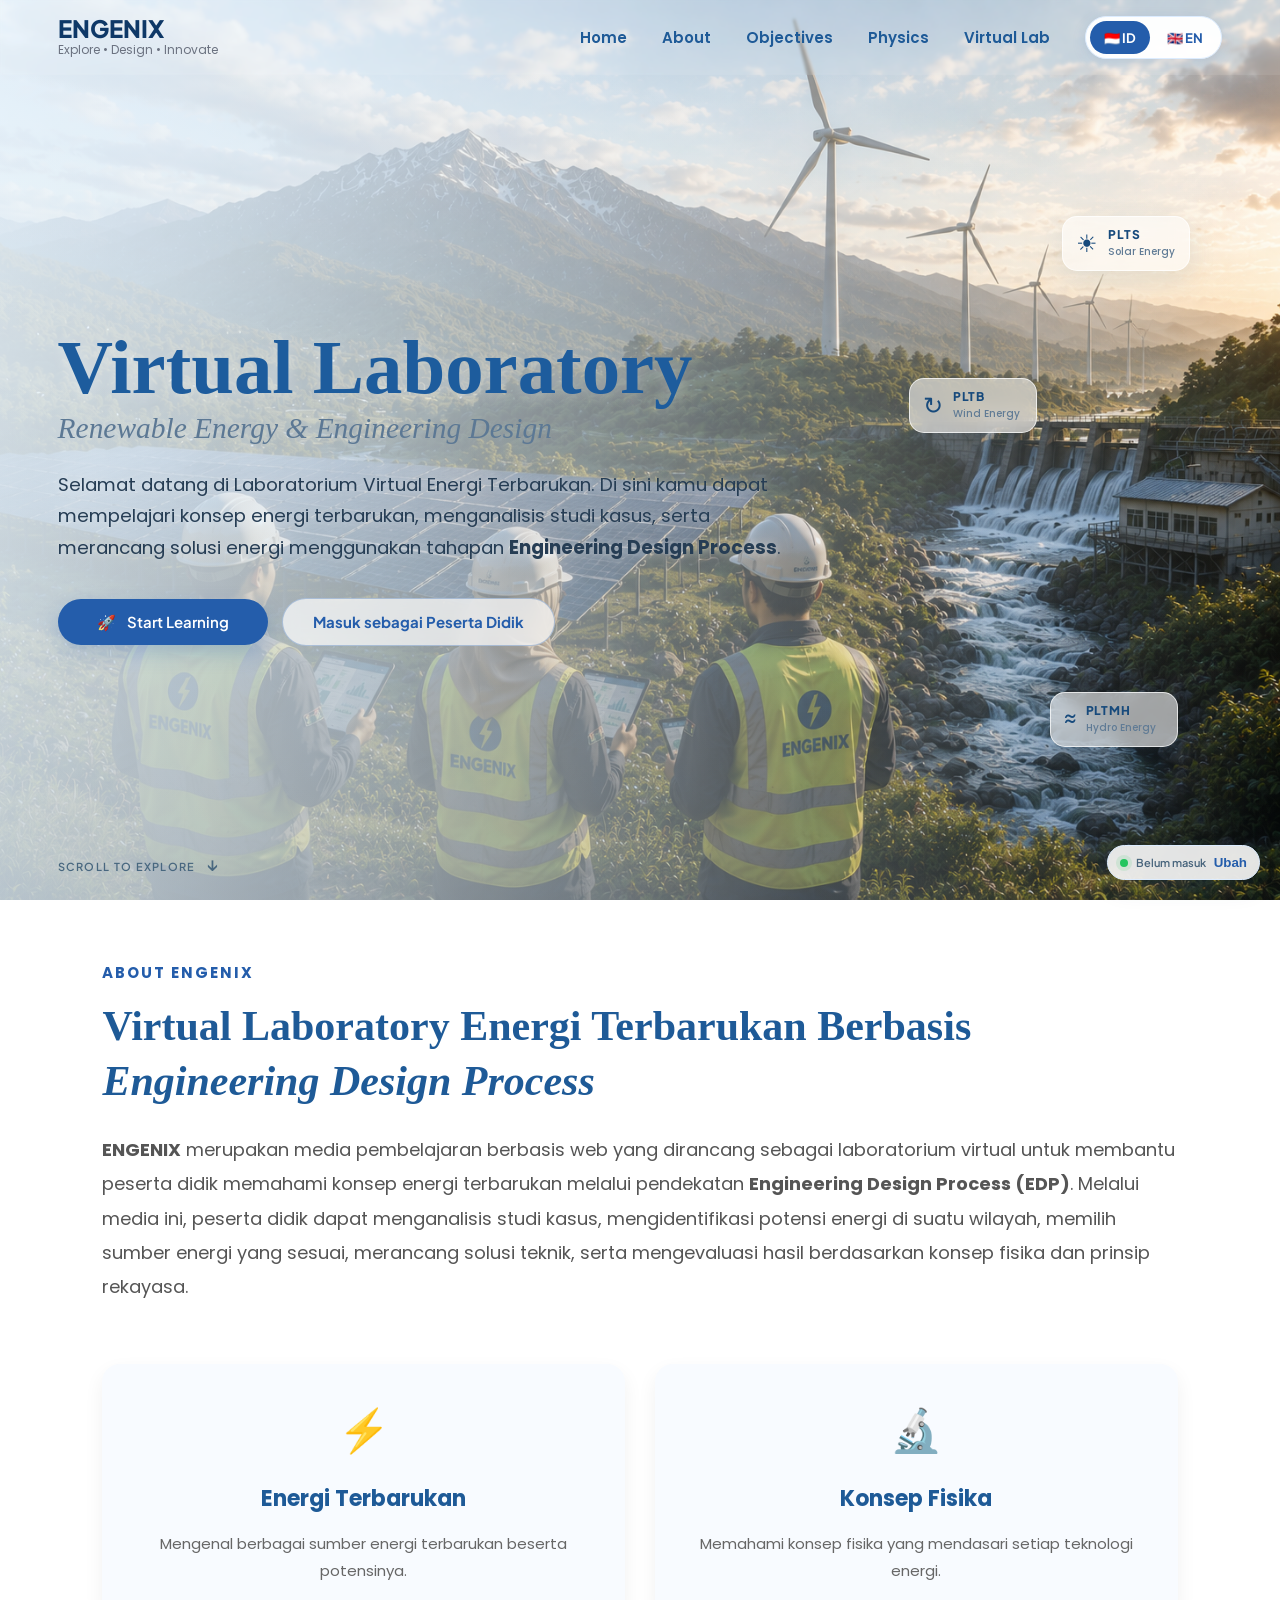
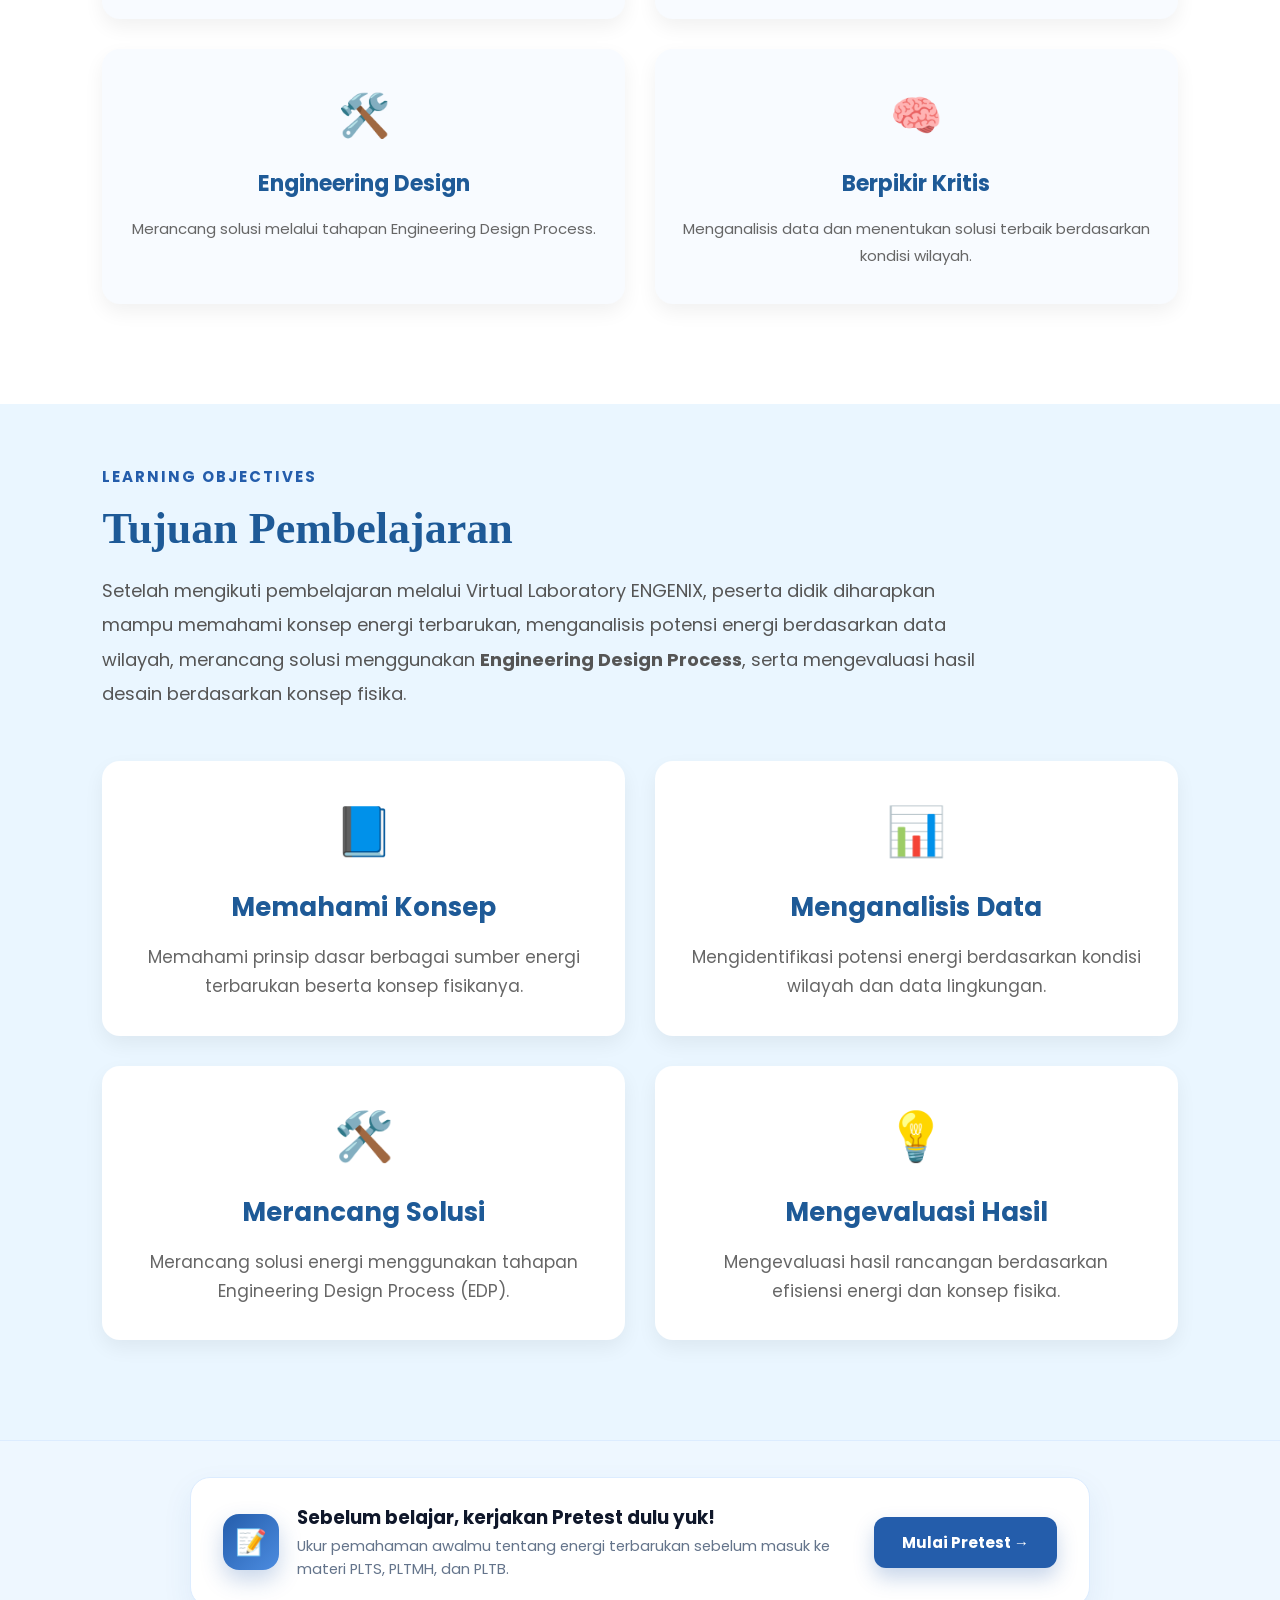
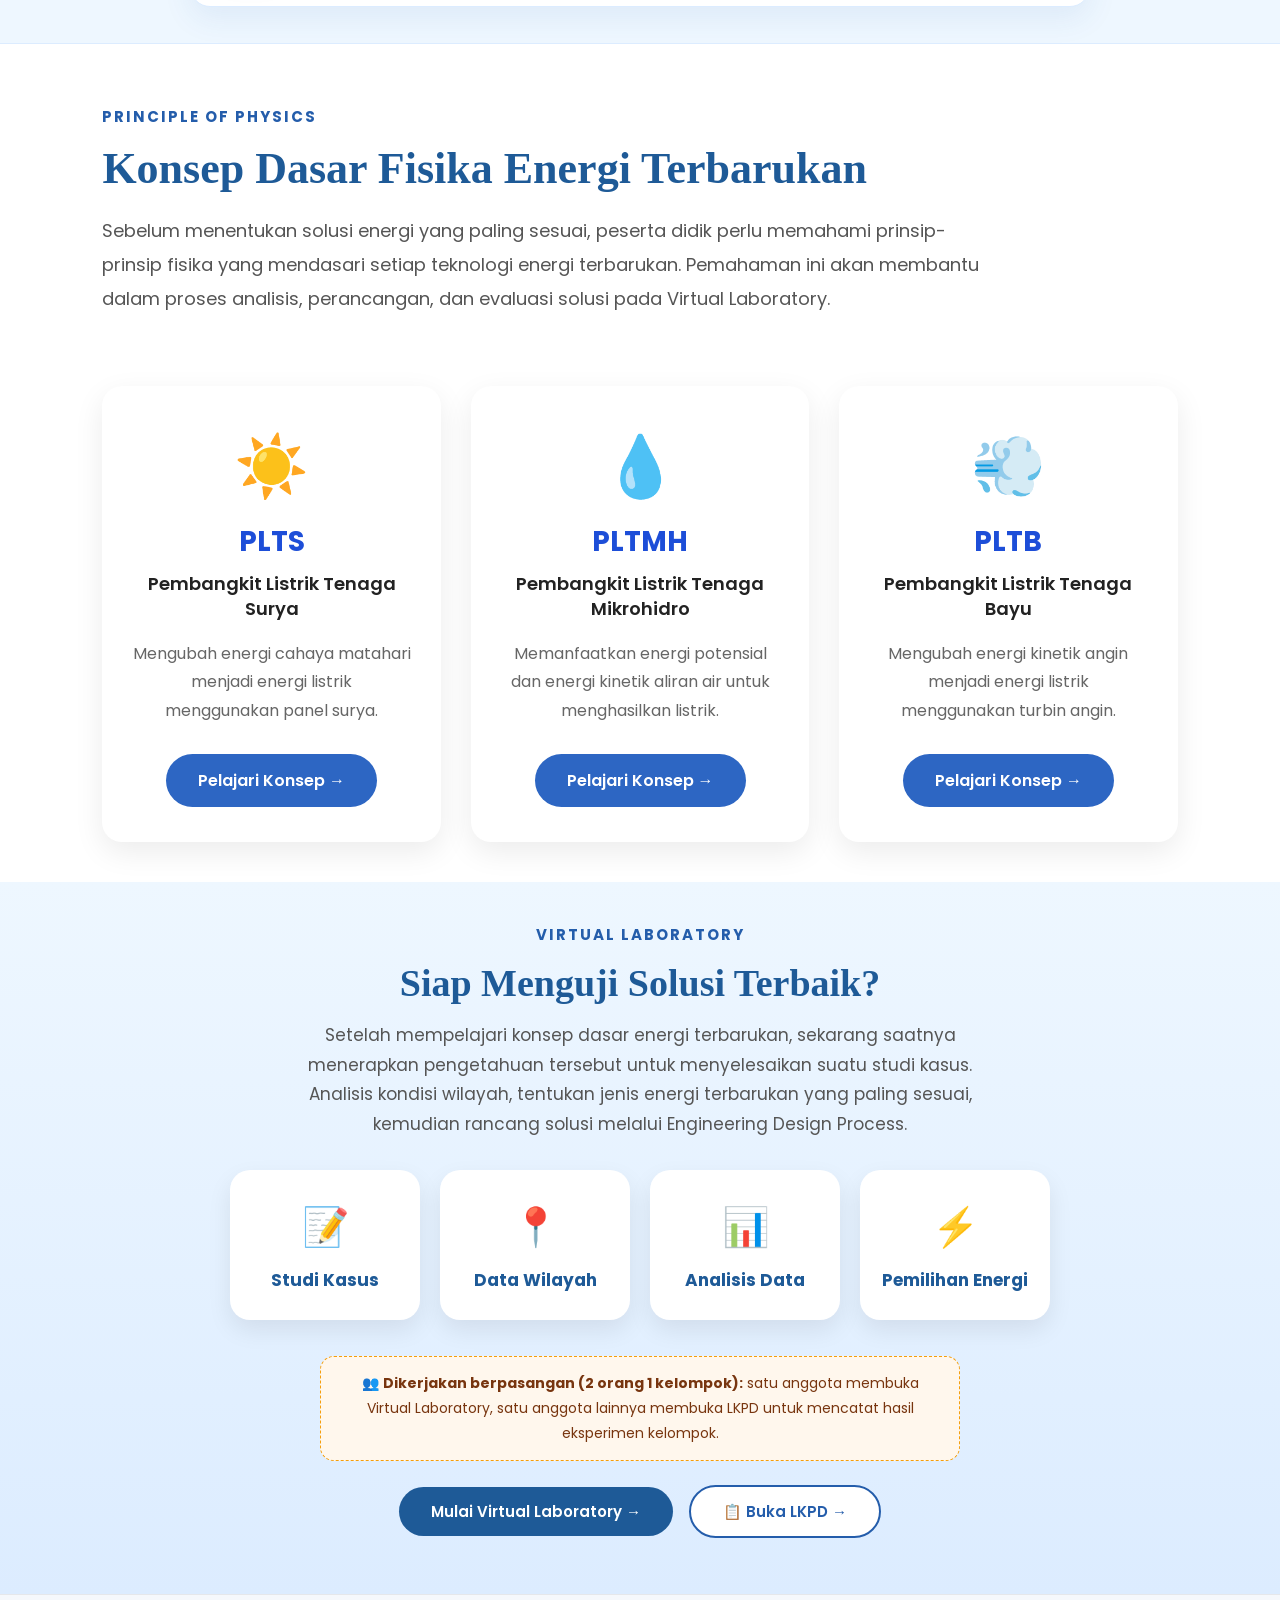
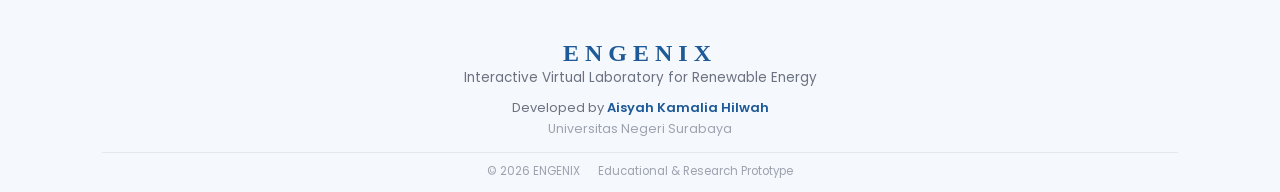
<file: index.html>
<!DOCTYPE html>

<html lang="id">
<head>
<meta charset="utf-8"/>
<meta content="width=device-width, initial-scale=1.0" name="viewport"/>
<title>ENGENIX | Virtual Laboratory Energi Terbarukan</title>
<!-- ================= GOOGLE FONTS ================= -->
<link href="https://fonts.googleapis.com" rel="preconnect"/>
<link crossorigin="" href="https://fonts.gstatic.com" rel="preconnect"/>
<link href="https://fonts.googleapis.com/css2?family=Cormorant+Garamond:ital,wght@0,500;0,600;1,500;1,600&amp;family=Montserrat:wght@700;800&amp;family=Poppins:wght@300;400;500;600;700&amp;family=Plus+Jakarta+Sans:wght@400;500;600;700;800&amp;display=swap" rel="stylesheet"/>
<!-- ================= CSS UTAMA ================= -->
<link href="css/style.css" rel="stylesheet"/>
<style>
    .virtual-btn-secondary{
        background:#ffffff !important;
        color:#245DAB !important;
        border:2px solid #245DAB;
        box-shadow:none !important;
    }
    .virtual-btn-secondary:hover{
        background:#245DAB !important;
        color:#ffffff !important;
        transform:translateY(-4px);
    }
    .virtual-cta-row{
        display:flex;
        justify-content:center;
        align-items:center;
        gap:16px;
        flex-wrap:wrap;
    }
    .virtual-pair-note{
        max-width:640px;
        margin:0 auto 24px;
        padding:14px 22px;
        background:#fff7ed;
        border:1.5px dashed #f59e0b;
        border-radius:14px;
        font-size:14px;
        color:#78350f;
        line-height:1.8;
    }
    @media(max-width:640px){
        .virtual-cta-row{
            flex-direction:column;
        }
        .virtual-cta-row .virtual-btn{
            width:100%;
            text-align:center;
        }
    }
</style>
</head>
<body>
<!-- =====================================================
         HEADER / NAVBAR
         ===================================================== -->
<header class="header">
<div class="logo-brand">
<h3 data-i18n="idx.001">ENGENIX</h3>
<span data-i18n="idx.002">
                Explore • Design • Innovate
            </span>
</div>
<nav class="navbar">
<a data-i18n="idx.003" href="#home">
                Home
            </a>
<a data-i18n="idx.004" href="#about">
                About
            </a>
<a data-i18n="idx.005" href="#learning">
                Objectives
            </a>
<a data-i18n="idx.006" href="#physicsMenu">
                Physics
            </a>
<a data-i18n="idx.007" href="#simulation-section">
                Virtual Lab
            </a>
<button class="nav-login" data-i18n="idx.008" onclick="openLoginModal()" type="button">

                Masuk

            </button>
</nav>
</header>
<!-- =====================================================
         HERO
         ===================================================== -->
<section class="hero" id="home">
<div class="hero-overlay"></div>
<!-- ================= TEKS HERO ================= -->
<div class="hero-content">
<h1 data-i18n="idx.009">
                Virtual Laboratory
            </h1>
<h2 data-i18n="idx.010">
                Renewable Energy &amp;
                Engineering Design
            </h2>
<p data-i18n="idx.011">

                Selamat datang di Laboratorium Virtual Energi
                Terbarukan. Di sini kamu dapat mempelajari konsep
                energi terbarukan, menganalisis studi kasus,
                serta merancang solusi energi menggunakan tahapan
                <strong>Engineering Design Process</strong>.

            </p>
<div class="hero-actions">
<a class="btn-start" data-i18n="idx.012" href="#about">
<span class="rocket">
                        🚀
                    </span>

                    Start Learning

                </a>
<button class="hero-login" data-i18n="idx.013" onclick="openLoginModal()" type="button">

                    Masuk sebagai Peserta Didik

                </button>
</div>
</div>
<!-- =================================================
             BADGE TEKNOLOGI
             Dibuat HTML supaya tidak menyatu dengan gambar
             ================================================= -->
<div class="hero-tech-badge hero-tech-solar">
<span>
                ☀
            </span>
<div>
<b data-i18n="idx.014">
                    PLTS
                </b>
<small data-i18n="idx.015">
                    Solar Energy
                </small>
</div>
</div>
<div class="hero-tech-badge hero-tech-wind">
<span>
                ↻
            </span>
<div>
<b data-i18n="idx.016">
                    PLTB
                </b>
<small data-i18n="idx.017">
                    Wind Energy
                </small>
</div>
</div>
<div class="hero-tech-badge hero-tech-water">
<span>
                ≈
            </span>
<div>
<b data-i18n="idx.018">
                    PLTMH
                </b>
<small data-i18n="idx.019">
                    Hydro Energy
                </small>
</div>
</div>
<div class="hero-scroll">

            Scroll to explore

            <span>
                ↓
            </span>
</div>
</section>
<!-- =====================================================
         LOGIN MODAL
         ===================================================== -->
<div aria-hidden="true" class="login-modal" id="loginModal">
<div class="login-backdrop" onclick="closeLoginModal()">
</div>
<div aria-labelledby="loginTitle" aria-modal="true" class="login-card" role="dialog">
<button aria-label="Tutup" class="login-close" onclick="closeLoginModal()" type="button">

                ×

            </button>
<div class="login-icon">
                ⚡
            </div>
<span class="login-label" data-i18n="idx.020">
                PESERTA DIDIK
            </span>
<h2 data-i18n="idx.021" id="loginTitle">
                Masuk ke ENGENIX
            </h2>
<p data-i18n="idx.022">
                Masukkan identitasmu sebelum
                memulai pembelajaran.
            </p>
<label data-i18n="idx.023" for="loginName">
                Nama Lengkap
            </label>
<input autocomplete="name" id="loginName" placeholder="Contoh: Aisyah Camile" type="text"/>
<label data-i18n="idx.024" for="loginEmail">
                Email
            </label>
<input autocomplete="email" id="loginEmail" placeholder="nama@email.com" type="email"/>
<p class="login-error" id="loginError">
</p>
<button class="login-submit" data-i18n="idx.025" onclick="saveStudentProfile()" type="button">

                Lanjutkan →

            </button>
</div>
</div>
<!-- =====================================================
         ABOUT
         ===================================================== -->
<section class="about" id="about">
<div class="about-container">
<div class="about-text">
<span class="section-label" data-i18n="idx.026">
                    ABOUT ENGENIX
                </span>
<h2 data-i18n="idx.027">
                    Virtual Laboratory Energi Terbarukan
                    Berbasis
                    <em>Engineering Design Process</em>
</h2>
<p data-i18n="idx.028">
<strong>ENGENIX</strong>
                    merupakan media pembelajaran berbasis web
                    yang dirancang sebagai laboratorium virtual
                    untuk membantu peserta didik memahami konsep
                    energi terbarukan melalui pendekatan
                    <strong>Engineering Design Process (EDP)</strong>.

                    Melalui media ini, peserta didik dapat
                    menganalisis studi kasus, mengidentifikasi
                    potensi energi di suatu wilayah, memilih
                    sumber energi yang sesuai, merancang solusi
                    teknik, serta mengevaluasi hasil berdasarkan
                    konsep fisika dan prinsip rekayasa.

                </p>
</div>
<div class="about-cards">
<div class="feature-card">
<div class="icon">
                        ⚡
                    </div>
<h3 data-i18n="idx.029">
                        Energi Terbarukan
                    </h3>
<p data-i18n="idx.030">
                        Mengenal berbagai sumber energi terbarukan
                        beserta potensinya.
                    </p>
</div>
<div class="feature-card">
<div class="icon">
                        🔬
                    </div>
<h3 data-i18n="idx.031">
                        Konsep Fisika
                    </h3>
<p data-i18n="idx.032">
                        Memahami konsep fisika yang mendasari
                        setiap teknologi energi.
                    </p>
</div>
<div class="feature-card">
<div class="icon">
                        🛠️
                    </div>
<h3 data-i18n="idx.033">
                        Engineering Design
                    </h3>
<p data-i18n="idx.034">
                        Merancang solusi melalui tahapan
                        Engineering Design Process.
                    </p>
</div>
<div class="feature-card">
<div class="icon">
                        🧠
                    </div>
<h3 data-i18n="idx.035">
                        Berpikir Kritis
                    </h3>
<p data-i18n="idx.036">
                        Menganalisis data dan menentukan solusi
                        terbaik berdasarkan kondisi wilayah.
                    </p>
</div>
</div>
</div>
</section>
<!-- =====================================================
         LEARNING OBJECTIVES
         ===================================================== -->
<section class="learning" id="learning">
<div class="learning-container">
<span class="section-label" data-i18n="idx.037">
                LEARNING OBJECTIVES
            </span>
<div class="learning-title">
<h2 data-i18n="idx.038">
                    Tujuan Pembelajaran
                </h2>
<p data-i18n="idx.039">

                    Setelah mengikuti pembelajaran melalui
                    Virtual Laboratory ENGENIX, peserta didik
                    diharapkan mampu memahami konsep energi
                    terbarukan, menganalisis potensi energi
                    berdasarkan data wilayah, merancang solusi
                    menggunakan
                    <strong>Engineering Design Process</strong>,
                    serta mengevaluasi hasil desain berdasarkan
                    konsep fisika.

                </p>
</div>
<div class="learning-cards">
<div class="learning-card">
<div class="learning-icon">
                        📘
                    </div>
<h3 data-i18n="idx.040">
                        Memahami Konsep
                    </h3>
<p data-i18n="idx.041">
                        Memahami prinsip dasar berbagai sumber
                        energi terbarukan beserta konsep fisikanya.
                    </p>
</div>
<div class="learning-card">
<div class="learning-icon">
                        📊
                    </div>
<h3 data-i18n="idx.042">
                        Menganalisis Data
                    </h3>
<p data-i18n="idx.043">
                        Mengidentifikasi potensi energi berdasarkan
                        kondisi wilayah dan data lingkungan.
                    </p>
</div>
<div class="learning-card">
<div class="learning-icon">
                        🛠️
                    </div>
<h3 data-i18n="idx.044">
                        Merancang Solusi
                    </h3>
<p data-i18n="idx.045">
                        Merancang solusi energi menggunakan tahapan
                        Engineering Design Process (EDP).
                    </p>
</div>
<div class="learning-card">
<div class="learning-icon">
                        💡
                    </div>
<h3 data-i18n="idx.046">
                        Mengevaluasi Hasil
                    </h3>
<p data-i18n="idx.047">
                        Mengevaluasi hasil rancangan berdasarkan
                        efisiensi energi dan konsep fisika.
                    </p>
</div>
</div>
</div>
</section>
<!-- =====================================================
         PRETEST CTA
         ===================================================== -->
<section id="pretest-cta" style="
            background:#eef7ff;
            border-top:1px solid #dcecff;
            border-bottom:1px solid #dcecff;
            padding:36px 20px;
        ">
<div style="
                max-width:900px;
                margin:0 auto;
                display:flex;
                align-items:center;
                justify-content:space-between;
                gap:24px;
                flex-wrap:wrap;
                background:#ffffff;
                border:1px solid #dcecff;
                border-radius:20px;
                padding:26px 32px;
                box-shadow:0 12px 30px rgba(36,93,171,0.08);
            ">
<div style="
                    display:flex;
                    align-items:center;
                    gap:18px;
                    flex:1;
                    min-width:260px;
                ">
<div style="
                        width:56px;
                        height:56px;
                        flex-shrink:0;
                        border-radius:16px;
                        background:linear-gradient(135deg,#245DAB,#4c8ce0);
                        display:flex;
                        align-items:center;
                        justify-content:center;
                        font-size:1.6rem;
                        box-shadow:0 10px 22px rgba(36,93,171,0.25);
                    ">

                    📝

                </div>
<div>
<h3 data-i18n="idx.048" style="
                            margin:0 0 4px;
                            font-size:1.15rem;
                            color:#0f172a;
                        ">

                        Sebelum belajar,
                        kerjakan Pretest dulu yuk!

                    </h3>
<p data-i18n="idx.049" style="
                            margin:0;
                            color:#64748b;
                            font-size:0.92rem;
                            line-height:1.5;
                        ">

                        Ukur pemahaman awalmu tentang energi
                        terbarukan sebelum masuk ke materi
                        PLTS, PLTMH, dan PLTB.

                    </p>
</div>
</div>
<a data-i18n="idx.050" href="pretest.html" id="pretestLink" style="
                    flex-shrink:0;
                    display:inline-flex;
                    align-items:center;
                    gap:8px;
                    background:#245DAB;
                    color:#fff;
                    text-decoration:none;
                    padding:14px 28px;
                    border-radius:12px;
                    font-weight:700;
                    font-size:0.95rem;
                    box-shadow:0 10px 20px rgba(36,93,171,0.25);
                ">

                Mulai Pretest →

            </a>
</div>
</section>
<!-- =====================================================
         PHYSICS
         ===================================================== -->
<section class="physics" id="physicsMenu">
<div class="physics-container">
<span class="section-label" data-i18n="idx.051">
                PRINCIPLE OF PHYSICS
            </span>
<div class="physics-title">
<h2 data-i18n="idx.052">
                    Konsep Dasar Fisika Energi Terbarukan
                </h2>
<p data-i18n="idx.053">

                    Sebelum menentukan solusi energi yang paling
                    sesuai, peserta didik perlu memahami
                    prinsip-prinsip fisika yang mendasari setiap
                    teknologi energi terbarukan. Pemahaman ini
                    akan membantu dalam proses analisis,
                    perancangan, dan evaluasi solusi pada
                    Virtual Laboratory.

                </p>
</div>
<div class="physics-cards">
<!-- PLTS -->
<div class="physics-card">
<div class="physics-icon">
                        ☀️
                    </div>
<h3 data-i18n="idx.054">
                        PLTS
                    </h3>
<h4 data-i18n="idx.055">
                        Pembangkit Listrik Tenaga Surya
                    </h4>
<p data-i18n="idx.056">
                        Mengubah energi cahaya matahari menjadi
                        energi listrik menggunakan panel surya.
                    </p>
<a class="physics-btn" data-i18n="idx.057" href="plts.html">

                        Pelajari Konsep →

                    </a>
</div>
<!-- PLTMH -->
<div class="physics-card">
<div class="physics-icon">
                        💧
                    </div>
<h3 data-i18n="idx.058">
                        PLTMH
                    </h3>
<h4 data-i18n="idx.059">
                        Pembangkit Listrik Tenaga Mikrohidro
                    </h4>
<p data-i18n="idx.060">
                        Memanfaatkan energi potensial dan energi
                        kinetik aliran air untuk menghasilkan
                        listrik.
                    </p>
<a class="physics-btn" data-i18n="idx.061" href="pltmh.html">

                        Pelajari Konsep →

                    </a>
</div>
<!-- PLTB -->
<div class="physics-card">
<div class="physics-icon">
                        💨
                    </div>
<h3 data-i18n="idx.062">
                        PLTB
                    </h3>
<h4 data-i18n="idx.063">
                        Pembangkit Listrik Tenaga Bayu
                    </h4>
<p data-i18n="idx.064">
                        Mengubah energi kinetik angin menjadi
                        energi listrik menggunakan turbin angin.
                    </p>
<a class="physics-btn" data-i18n="idx.065" href="pltb.html">

                        Pelajari Konsep →

                    </a>
</div>
</div>
</div>
</section>
<!-- =====================================================
         VIRTUAL LABORATORY
         ===================================================== -->
<section class="virtual-lab" id="simulation-section">
<div class="virtual-container">
<span class="section-label" data-i18n="idx.066">
                VIRTUAL LABORATORY
            </span>
<div class="virtual-title">
<h2 data-i18n="idx.067">
                    Siap Menguji Solusi Terbaik?
                </h2>
<p data-i18n="idx.068">

                    Setelah mempelajari konsep dasar energi
                    terbarukan, sekarang saatnya menerapkan
                    pengetahuan tersebut untuk menyelesaikan
                    suatu studi kasus. Analisis kondisi wilayah,
                    tentukan jenis energi terbarukan yang paling
                    sesuai, kemudian rancang solusi melalui
                    Engineering Design Process.

                </p>
</div>
<div class="virtual-flow">
<div class="flow-item">
<div class="flow-icon">
                        📝
                    </div>
<h3 data-i18n="idx.069">
                        Studi Kasus
                    </h3>
</div>
<div class="flow-item">
<div class="flow-icon">
                        📍
                    </div>
<h3 data-i18n="idx.070">
                        Data Wilayah
                    </h3>
</div>
<div class="flow-item">
<div class="flow-icon">
                        📊
                    </div>
<h3 data-i18n="idx.071">
                        Analisis Data
                    </h3>
</div>
<div class="flow-item">
<div class="flow-icon">
                        ⚡
                    </div>
<h3 data-i18n="idx.072">
                        Pemilihan Energi
                    </h3>
</div>
</div>
<div class="virtual-pair-note">
👥 <strong data-i18n="idx.082">Dikerjakan berpasangan (2 orang 1 kelompok):</strong>
<span data-i18n="idx.083">satu anggota membuka Virtual Laboratory, satu anggota lainnya membuka LKPD untuk mencatat hasil eksperimen kelompok.</span>
</div>
<div class="virtual-cta-row">
<a class="virtual-btn" data-i18n="idx.073" href="virtuallab.html">

                Mulai Virtual Laboratory →

            </a>
<a class="virtual-btn virtual-btn-secondary" data-i18n="idx.084" href="lkpd.html">

                📋 Buka LKPD →

            </a>
</div>
</div>
</section>
<!-- =====================================================
         STUDENT PROFILE
         ===================================================== -->
<div aria-live="polite" class="student-profile-pill" id="studentProfilePill">
<span class="profile-dot"></span>
<span data-i18n="idx.074" id="studentProfileText">
            Belum masuk
        </span>
<button data-i18n="idx.075" onclick="openLoginModal()" type="button">

            Ubah

        </button>
</div>
<!-- =====================================================
         FOOTER
         ===================================================== -->
<footer class="footer">
<div class="footer-content">
<h2 data-i18n="idx.076">
                ENGENIX
            </h2>
<p class="footer-title" data-i18n="idx.077">
                Interactive Virtual Laboratory
                for Renewable Energy
            </p>
<p class="footer-credit" data-i18n="idx.078">

                Developed by
                <strong>
                    Aisyah Kamalia Hilwah
                </strong>
</p>
<p class="footer-university" data-i18n="idx.079">
                Universitas Negeri Surabaya
            </p>
</div>
<div class="footer-bottom">
<span data-i18n="idx.080">
                © 2026 ENGENIX
            </span>
<span data-i18n="idx.081">
                Educational &amp; Research Prototype
            </span>
</div>
</footer>
<!-- =====================================================
         LOGIN / PROFILE JAVASCRIPT
         ===================================================== -->
<script>

        const ENGENIX_PROFILE_KEY =
            "engenix_student_profile";


        /* ===============================
           AMBIL DATA SISWA
           =============================== */

        function getStudentProfile() {

            try {

                return JSON.parse(
                    localStorage.getItem(
                        ENGENIX_PROFILE_KEY
                    ) || "null"
                );

            } catch (error) {

                return null;

            }

        }


        /* ===============================
           BUKA MODAL
           =============================== */

        function openLoginModal() {

            const modal =
                document.getElementById(
                    "loginModal"
                );

            const profile =
                getStudentProfile();


            if (profile) {

                document.getElementById(
                    "loginName"
                ).value =
                    profile.name || "";


                document.getElementById(
                    "loginEmail"
                ).value =
                    profile.email || "";

            }


            document.getElementById(
                "loginError"
            ).textContent = "";


            modal.classList.add("show");

            modal.setAttribute(
                "aria-hidden",
                "false"
            );


            setTimeout(() => {

                document
                    .getElementById("loginName")
                    .focus();

            }, 50);

        }


        /* ===============================
           TUTUP MODAL
           =============================== */

        function closeLoginModal() {

            const modal =
                document.getElementById(
                    "loginModal"
                );


            modal.classList.remove(
                "show"
            );


            modal.setAttribute(
                "aria-hidden",
                "true"
            );

        }


        /* ===============================
           SIMPAN DATA SISWA
           =============================== */

        function saveStudentProfile() {

            const name =
                document
                    .getElementById("loginName")
                    .value
                    .trim();


            const email =
                document
                    .getElementById("loginEmail")
                    .value
                    .trim();


            const error =
                document.getElementById(
                    "loginError"
                );


            /* Validasi */

            if (!name || !email) {

                error.textContent =
                    "Nama dan email wajib diisi.";

                return;

            }


            const emailPattern =
                /^\S+@\S+\.\S+$/;


            if (!emailPattern.test(email)) {

                error.textContent =
                    "Masukkan alamat email yang valid.";

                return;

            }


            /* Data profile */

            const profile = {

                name: name,

                email: email,

                updatedAt:
                    new Date().toISOString()

            };


            /* Simpan */

            localStorage.setItem(

                ENGENIX_PROFILE_KEY,

                JSON.stringify(profile)

            );


            /*
             * Disimpan juga dengan key terpisah
             * agar halaman pretest dapat
             * mengambilnya.
             */

            localStorage.setItem(
                "engenix_student_name",
                name
            );


            localStorage.setItem(
                "engenix_student_email",
                email
            );


            /* Update tampilan */

            updateStudentProfileUI();


            closeLoginModal();

        }


        /* ===============================
           UPDATE PROFILE PILL
           =============================== */

        function updateStudentProfileUI() {

            const profile =
                getStudentProfile();


            const text =
                document.getElementById(
                    "studentProfileText"
                );


            if (!text) return;


            if (profile) {

                text.textContent =
                    `${profile.name} • ${profile.email}`;

            } else {

                text.textContent =
                    "Belum masuk";

            }

        }


        /* ===============================
           SAAT WEBSITE DIBUKA
           =============================== */

        document.addEventListener(
            "DOMContentLoaded",
            function () {

                updateStudentProfileUI();


                const profile =
                    getStudentProfile();


                if (profile) {

                    const link =
                        document.getElementById(
                            "pretestLink"
                        );


                    if (link) {

                        link.title =
                            `Mulai pretest sebagai ${profile.name}`;

                    }

                }

            }
        );


        /* ===============================
           ESC UNTUK TUTUP MODAL
           =============================== */

        document.addEventListener(
            "keydown",
            function (event) {

                if (
                    event.key === "Escape"
                ) {

                    closeLoginModal();

                }

            }
        );

    </script>
<!-- ================= SCRIPT UTAMA ================= -->
<script src="js/script.js"></script>
<script src="js/i18n-data.js"></script>
<script src="js/i18n.js"></script>
</body>
</html>
</file>
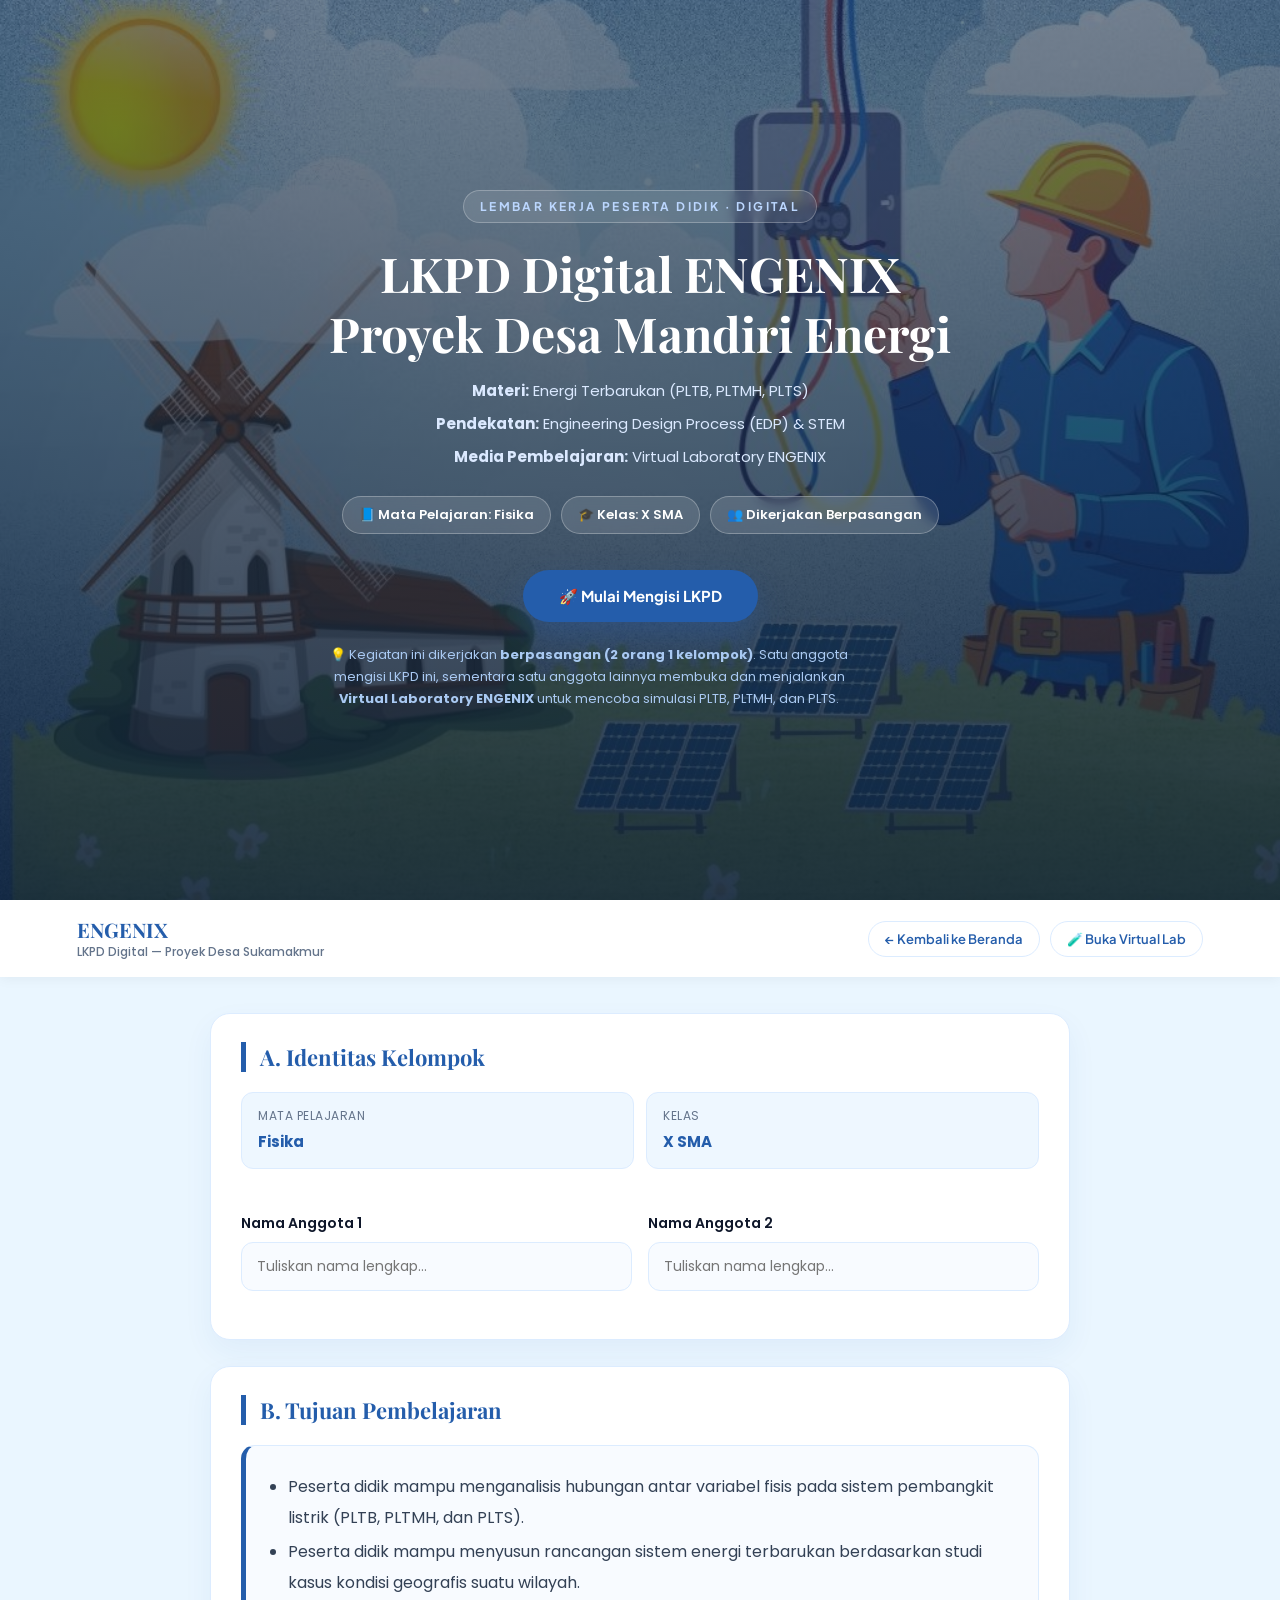
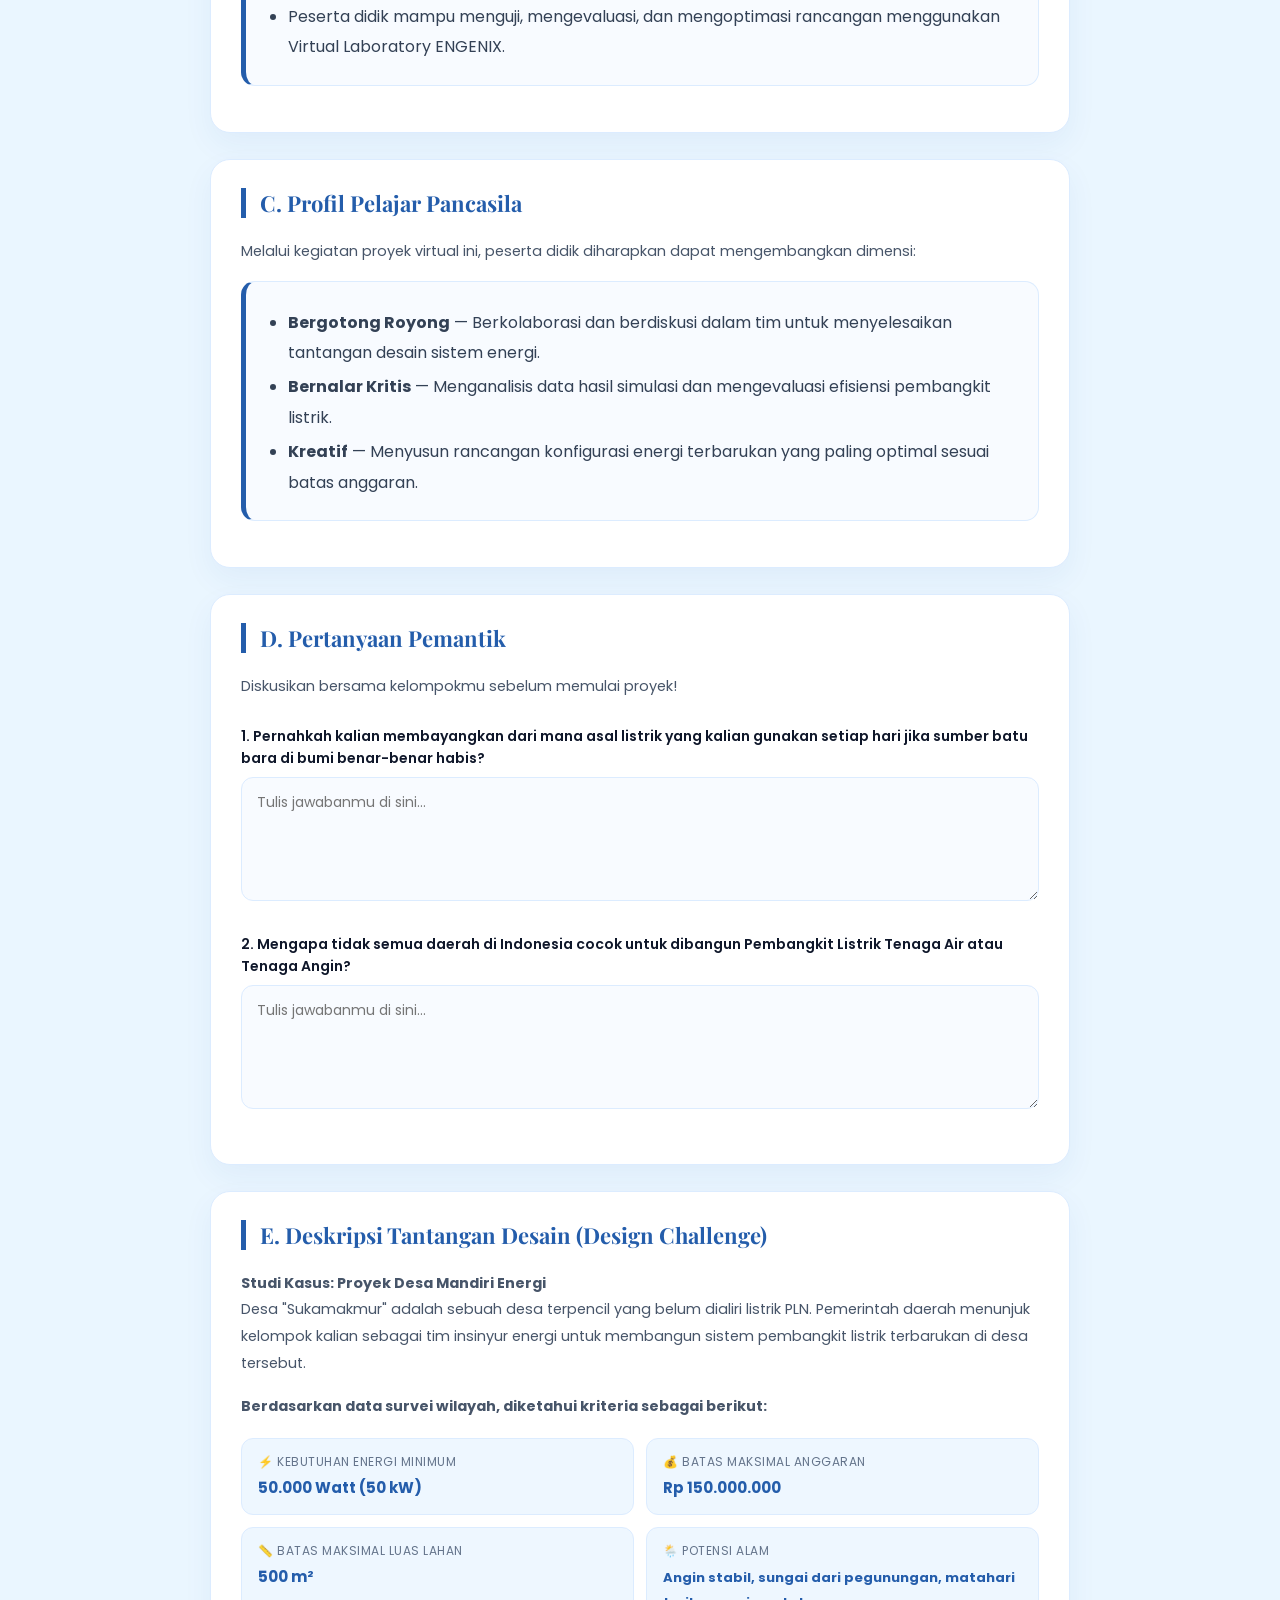
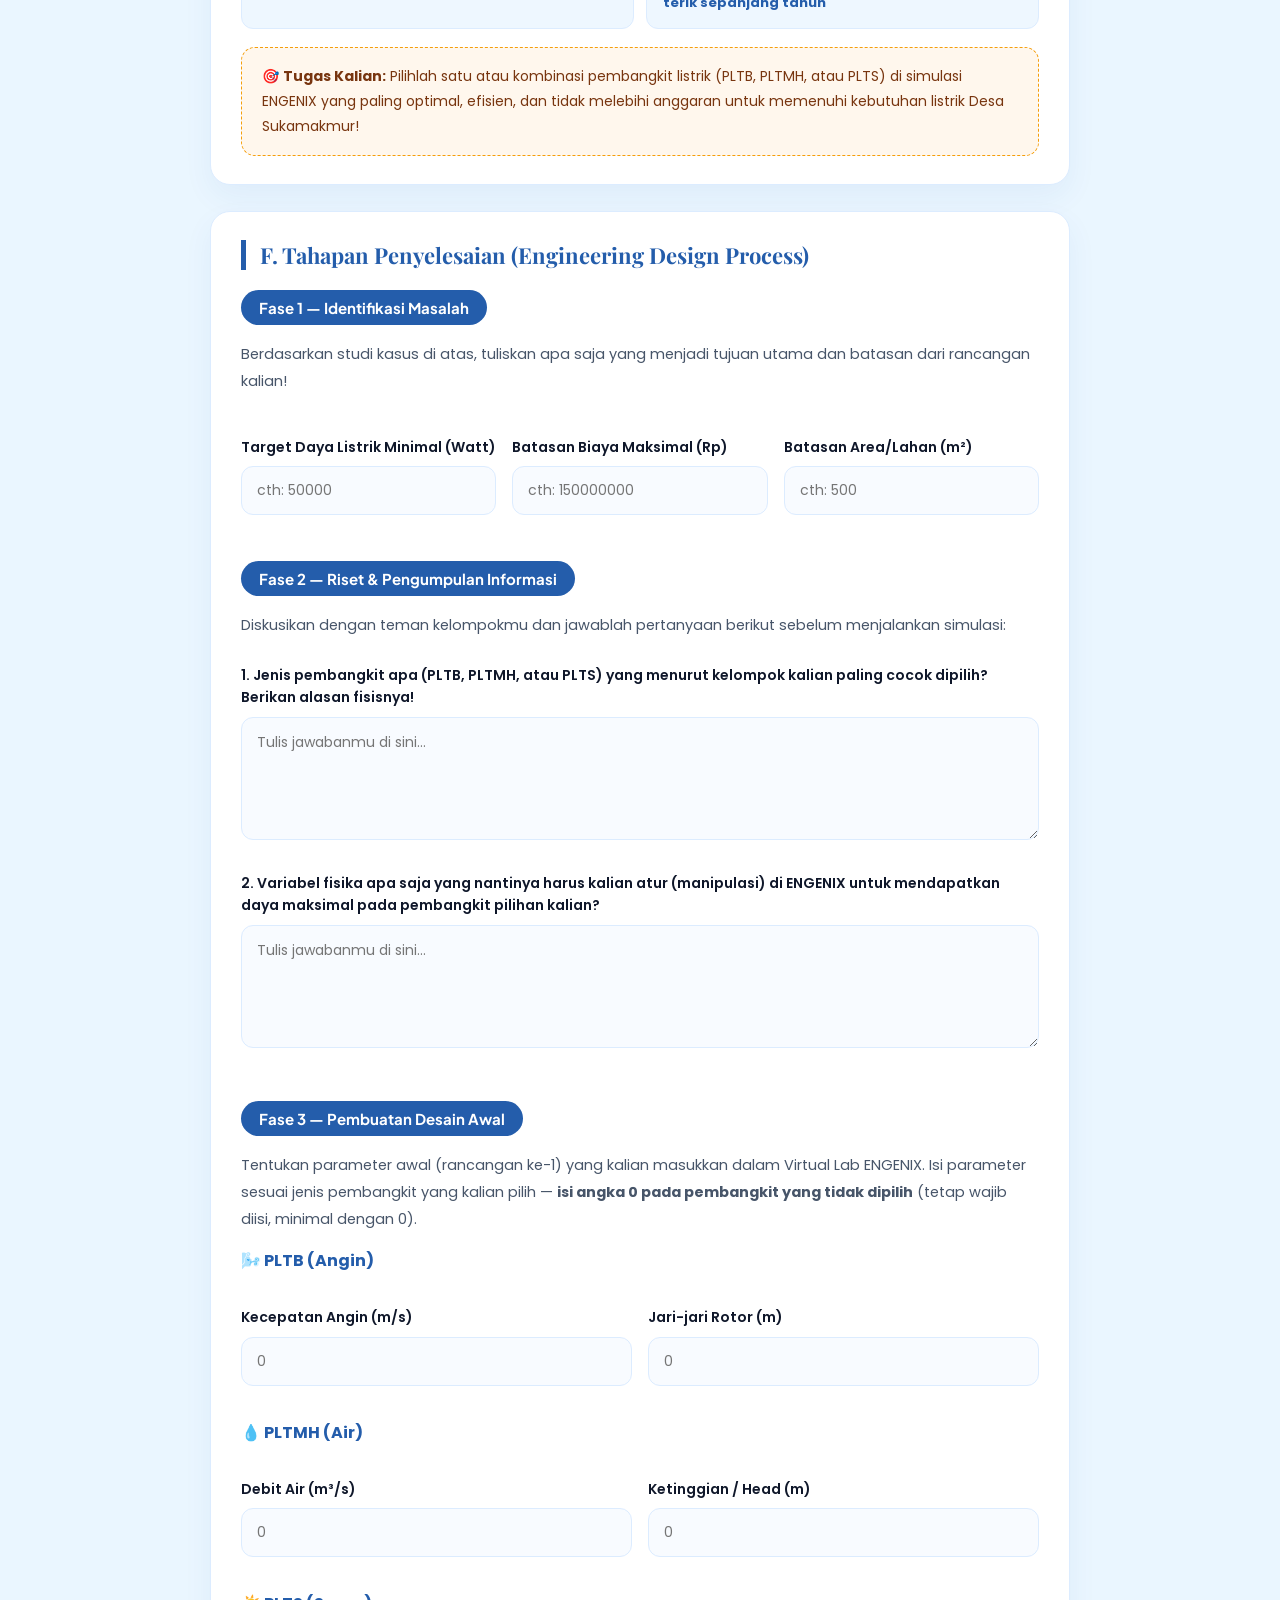
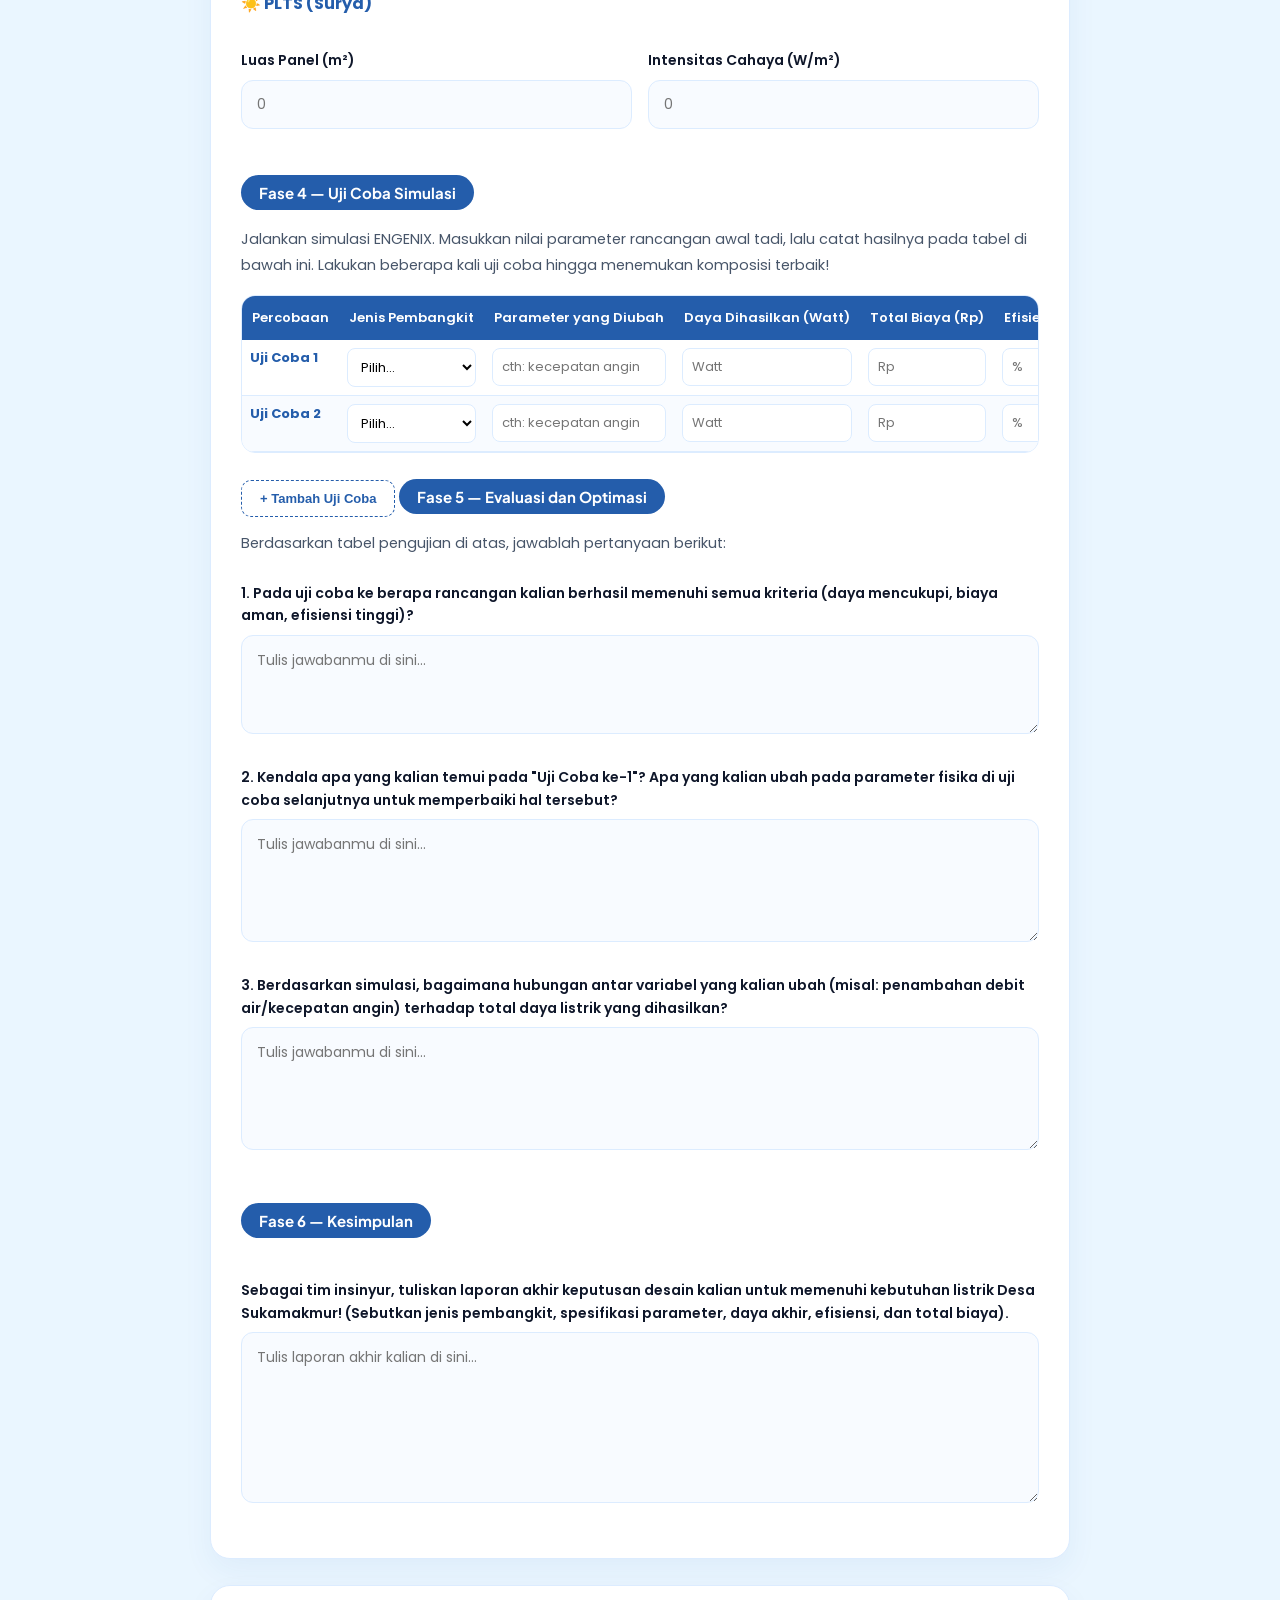
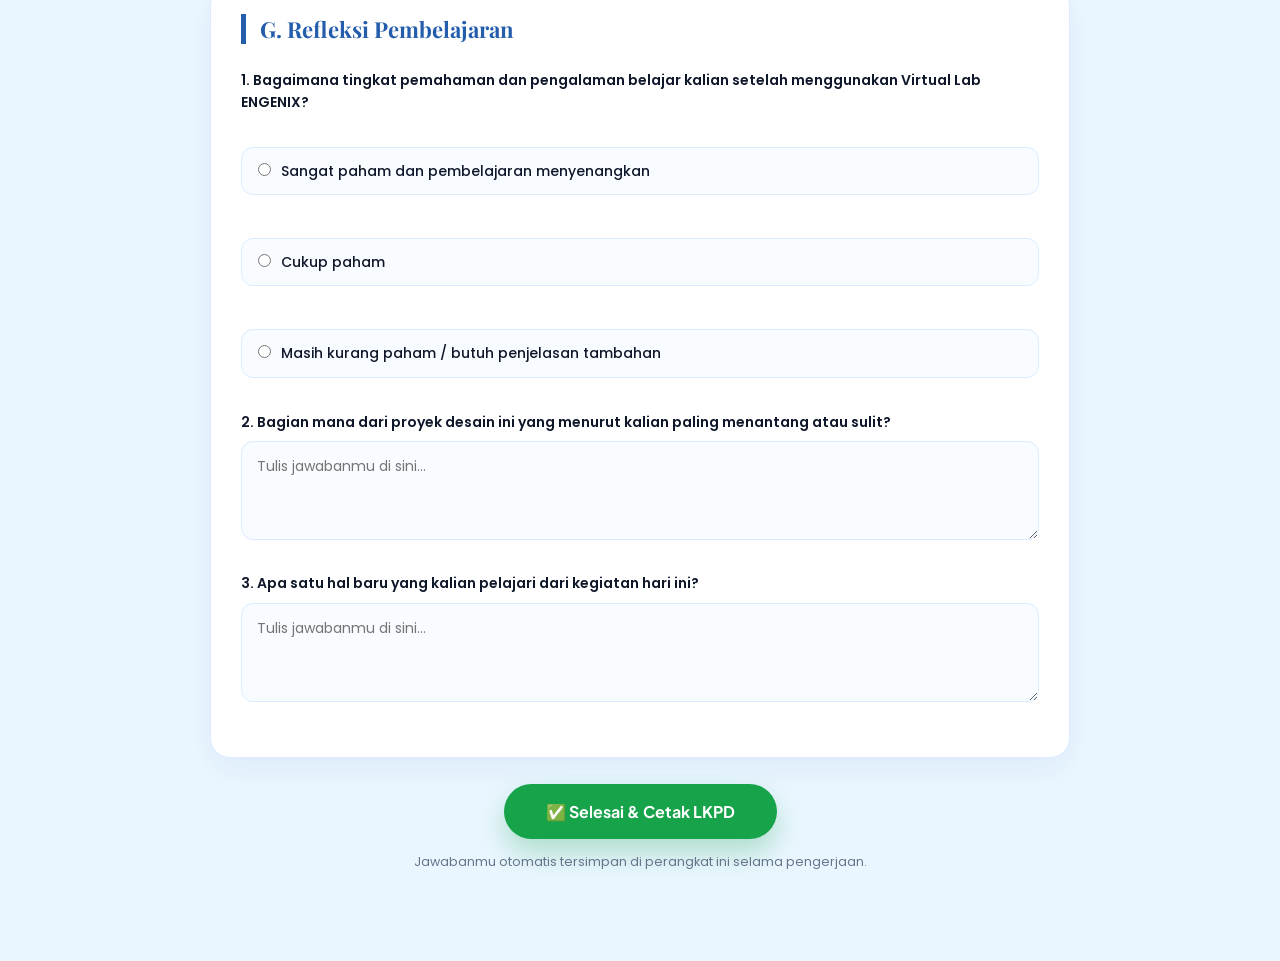
<file: lkpd.html>
<!DOCTYPE html>
<html lang="id">
<head>
<meta charset="UTF-8">
<meta name="viewport" content="width=device-width, initial-scale=1.0">
<title>ENGENIX | LKPD Digital - Desa Sukamakmur</title>

<link rel="preconnect" href="https://fonts.googleapis.com">
<link rel="preconnect" href="https://fonts.gstatic.com" crossorigin>
<link href="https://fonts.googleapis.com/css2?family=Playfair+Display:wght@700&family=Poppins:wght@300;400;500;600;700&family=Plus+Jakarta+Sans:wght@400;500;600;700;800&display=swap" rel="stylesheet">

<link href="css/style.css" rel="stylesheet"/>

<style>
    :root{
        --lk-primary:#245DAB;
        --lk-primary-dark:#174A7C;
        --lk-bg:#eaf6ff;
        --lk-border:#dcecff;
        --lk-text:#0f172a;
        --lk-muted:#64748b;
        --lk-danger:#dc2626;
    }

    *{ box-sizing:border-box; }

    body{
        margin:0;
        font-family:'Poppins', sans-serif;
        background:var(--lk-bg);
        color:var(--lk-text);
    }

    /* ================= COVER ================= */
    .lkpd-cover{
        position:relative;
        min-height:100vh;
        display:flex;
        flex-direction:column;
        align-items:center;
        justify-content:center;
        text-align:center;
        padding:60px 20px;
        background:#0e2a4a url('images/sampul LKPD ENGENIX.jpg') center center / cover no-repeat;
        color:#fff;
    }
    .lkpd-cover::before{
        content:"";
        position:absolute;
        inset:0;
        background:linear-gradient(180deg, rgba(10,30,55,.55) 0%, rgba(10,30,55,.72) 55%, rgba(10,30,55,.88) 100%);
    }
    .lkpd-cover-content{
        position:relative;
        z-index:2;
        max-width:760px;
    }
    .lkpd-cover-label{
        display:inline-block;
        font:700 12px 'Plus Jakarta Sans', sans-serif;
        letter-spacing:2.4px;
        text-transform:uppercase;
        color:#bcd7ff;
        background:rgba(255,255,255,.1);
        border:1px solid rgba(255,255,255,.25);
        border-radius:999px;
        padding:8px 16px;
        margin-bottom:20px;
        backdrop-filter:blur(6px);
    }
    .lkpd-cover h1{
        font-family:'Playfair Display', serif;
        font-size:clamp(30px, 5vw, 48px);
        line-height:1.25;
        margin:0 0 14px;
    }
    .lkpd-cover p.sub{
        font-size:15px;
        line-height:1.8;
        color:#dbe9ff;
        margin:0 0 6px;
    }
    .lkpd-cover-meta{
        margin-top:26px;
        display:flex;
        flex-wrap:wrap;
        justify-content:center;
        gap:10px;
    }
    .lkpd-cover-meta span{
        background:rgba(255,255,255,.12);
        border:1px solid rgba(255,255,255,.28);
        border-radius:999px;
        padding:8px 16px;
        font-size:13px;
        font-weight:600;
        backdrop-filter:blur(6px);
    }
    .lkpd-cover-btn{
        margin-top:36px;
        display:inline-flex;
        align-items:center;
        gap:8px;
        background:var(--lk-primary);
        color:#fff;
        border:none;
        padding:16px 36px;
        border-radius:999px;
        font:700 15px 'Plus Jakarta Sans', sans-serif;
        cursor:pointer;
        box-shadow:0 14px 30px rgba(36,93,171,.35);
        transition:.25s;
    }
    .lkpd-cover-btn:hover{
        background:var(--lk-primary-dark);
        transform:translateY(-3px);
    }
    .lkpd-pair-note{
        margin-top:22px;
        font-size:13px;
        color:#a9c9f2;
        max-width:520px;
        line-height:1.7;
    }

    /* ================= HEADER ================= */
    .lkpd-header{
        display:flex;
        justify-content:space-between;
        align-items:center;
        flex-wrap:wrap;
        gap:10px;
        padding:16px 6%;
        background:#fff;
        box-shadow:0 2px 12px rgba(0,0,0,.05);
        position:sticky;
        top:0;
        z-index:50;
    }
    .lkpd-header .brand{
        font-family:'Playfair Display', serif;
        font-weight:700;
        font-size:20px;
        color:var(--lk-primary);
    }
    .lkpd-header .brand span{
        display:block;
        font-family:'Poppins', sans-serif;
        font-weight:500;
        font-size:12px;
        color:var(--lk-muted);
    }
    .lkpd-header-links{
        display:flex;
        gap:10px;
        flex-wrap:wrap;
    }
    .lkpd-header-links a{
        text-decoration:none;
        font:600 13px 'Plus Jakarta Sans', sans-serif;
        color:var(--lk-primary);
        border:1.5px solid var(--lk-border);
        border-radius:999px;
        padding:9px 16px;
        transition:.2s;
    }
    .lkpd-header-links a:hover{
        background:#eef7ff;
    }

    /* ================= CONTAINER & CARDS ================= */
    .lkpd-container{
        max-width:900px;
        margin:0 auto;
        padding:36px 20px 90px;
    }
    .lkpd-card{
        background:#fff;
        border:1px solid var(--lk-border);
        border-radius:20px;
        padding:28px 30px;
        margin-bottom:26px;
        box-shadow:0 12px 30px rgba(36,93,171,.06);
    }
    .lkpd-section-title{
        display:flex;
        align-items:center;
        gap:12px;
        font-family:'Playfair Display', serif;
        font-size:22px;
        color:var(--lk-primary);
        margin:0 0 20px;
        padding-left:14px;
        border-left:5px solid var(--lk-primary);
    }
    .lkpd-fase-title{
        font:700 15px 'Plus Jakarta Sans', sans-serif;
        color:#fff;
        background:var(--lk-primary);
        display:inline-block;
        padding:8px 18px;
        border-radius:999px;
        margin:26px 0 16px;
    }
    .lkpd-fase-title:first-of-type{ margin-top:0; }
    .lkpd-desc{
        font-size:14.5px;
        line-height:1.85;
        color:#475569;
        margin:0 0 16px;
    }
    .lkpd-field{
        margin-bottom:20px;
    }
    .lkpd-field label{
        display:block;
        font-weight:600;
        font-size:14px;
        color:var(--lk-text);
        margin-bottom:8px;
        line-height:1.6;
    }
    .lkpd-field .lkpd-hint{
        display:block;
        font-weight:400;
        font-size:12.5px;
        color:var(--lk-muted);
        margin-top:4px;
    }
    .lkpd-input, .lkpd-textarea, .lkpd-select{
        width:100%;
        padding:13px 15px;
        border:1.5px solid var(--lk-border);
        border-radius:12px;
        font-family:inherit;
        font-size:14px;
        color:var(--lk-text);
        outline:none;
        transition:.2s;
        background:#f8fbff;
    }
    .lkpd-input:focus, .lkpd-textarea:focus, .lkpd-select:focus{
        border-color:var(--lk-primary);
        background:#fff;
        box-shadow:0 0 0 3px rgba(36,93,171,.10);
    }
    .lkpd-textarea{ resize:vertical; line-height:1.7; }
    .lkpd-input:invalid:not(:placeholder-shown),
    .lkpd-textarea:invalid:not(:placeholder-shown){
        border-color:#fca5a5;
    }

    .lkpd-row2{ display:grid; grid-template-columns:1fr 1fr; gap:16px; }
    .lkpd-row3{ display:grid; grid-template-columns:repeat(3,1fr); gap:16px; }
    @media(max-width:640px){
        .lkpd-row2, .lkpd-row3{ grid-template-columns:1fr; }
    }

    .lkpd-info-box{
        background:#f8fbff;
        border:1px solid var(--lk-border);
        border-left:5px solid var(--lk-primary);
        border-radius:14px;
        padding:18px 22px;
        margin-bottom:18px;
    }
    .lkpd-info-box ul{ margin:8px 0 0; padding-left:20px; line-height:1.9; color:#334155; }
    .lkpd-info-box li{ margin-bottom:4px; }

    .lkpd-criteria-grid{
        display:grid;
        grid-template-columns:repeat(2,1fr);
        gap:12px;
        margin:18px 0;
    }
    @media(max-width:640px){ .lkpd-criteria-grid{ grid-template-columns:1fr; } }
    .lkpd-criteria-item{
        background:#eef7ff;
        border:1px solid var(--lk-border);
        border-radius:12px;
        padding:14px 16px;
    }
    .lkpd-criteria-item span.label{
        display:block;
        font-size:12px;
        color:var(--lk-muted);
        text-transform:uppercase;
        letter-spacing:.5px;
        margin-bottom:4px;
    }
    .lkpd-criteria-item strong{
        color:var(--lk-primary);
        font-size:15px;
    }

    .lkpd-task-box{
        margin-top:18px;
        background:#fff7ed;
        border:1.5px dashed #f59e0b;
        border-radius:14px;
        padding:16px 20px;
        font-size:14px;
        color:#78350f;
        line-height:1.8;
    }

    .lkpd-radio-group{
        display:flex;
        flex-direction:column;
        gap:10px;
    }
    .lkpd-radio-group label{
        display:flex;
        align-items:flex-start;
        gap:10px;
        font-weight:500;
        font-size:14px;
        background:#f8fbff;
        border:1.5px solid var(--lk-border);
        border-radius:12px;
        padding:12px 16px;
        cursor:pointer;
        transition:.15s;
    }
    .lkpd-radio-group label:hover{ border-color:#a9c9f2; }
    .lkpd-radio-group input{ margin-top:3px; accent-color:var(--lk-primary); }

    /* ================= TABEL UJI COBA ================= */
    .lkpd-table-wrap{
        overflow-x:auto;
        border-radius:14px;
        border:1px solid var(--lk-border);
    }
    table.lkpd-table{
        width:100%;
        border-collapse:collapse;
        min-width:760px;
        font-size:13px;
    }
    table.lkpd-table th{
        background:var(--lk-primary);
        color:#fff;
        padding:12px 10px;
        text-align:left;
        font-weight:600;
        white-space:nowrap;
    }
    table.lkpd-table td{
        padding:8px;
        border-bottom:1px solid var(--lk-border);
        vertical-align:top;
    }
    table.lkpd-table tr:nth-child(even){ background:#f8fbff; }
    table.lkpd-table input, table.lkpd-table select{
        width:100%;
        padding:8px 9px;
        border:1.5px solid var(--lk-border);
        border-radius:8px;
        font-size:13px;
        font-family:inherit;
        background:#fff;
    }
    .lkpd-add-row-btn{
        margin-top:14px;
        background:transparent;
        border:1.5px dashed var(--lk-primary);
        color:var(--lk-primary);
        font-weight:700;
        font-size:13px;
        padding:10px 18px;
        border-radius:10px;
        cursor:pointer;
    }
    .lkpd-add-row-btn:hover{ background:#eef7ff; }

    /* ================= FOOTER ACTIONS ================= */
    .lkpd-footer-actions{
        text-align:center;
        margin-top:10px;
    }
    .lkpd-finish-btn{
        display:inline-flex;
        align-items:center;
        gap:8px;
        background:#16a34a;
        color:#fff;
        border:none;
        padding:17px 42px;
        border-radius:999px;
        font:700 16px 'Plus Jakarta Sans', sans-serif;
        cursor:pointer;
        box-shadow:0 14px 28px rgba(22,163,74,.28);
        transition:.2s;
    }
    .lkpd-finish-btn:hover{ background:#15803d; transform:translateY(-3px); }

    .lkpd-posttest-btn{
        display:inline-flex;
        align-items:center;
        gap:8px;
        margin-left:14px;
        background:var(--lk-primary);
        color:#fff;
        text-decoration:none;
        border:none;
        padding:17px 34px;
        border-radius:999px;
        font:700 15px 'Plus Jakarta Sans', sans-serif;
        cursor:pointer;
        box-shadow:0 14px 28px rgba(36,93,171,.28);
        transition:.2s;
    }
    .lkpd-posttest-btn:hover{ background:var(--lk-primary-dark); transform:translateY(-3px); }

    .lkpd-save-status{
        margin-top:14px;
        font-size:12.5px;
        color:var(--lk-muted);
    }

    @media print{
        .lkpd-cover, .lkpd-header, .lkpd-add-row-btn, .lkpd-footer-actions{ display:none !important; }
        .lkpd-container{ padding:0; max-width:100%; }
        .lkpd-card{ box-shadow:none; border:1px solid #ccc; break-inside:avoid; }
        body{ background:#fff; }
    }
</style>
</head>
<body>

<!-- ===================== COVER ===================== -->
<section class="lkpd-cover" id="lkpdCover">
<div class="lkpd-cover-content">
<span class="lkpd-cover-label">Lembar Kerja Peserta Didik · Digital</span>
<h1>LKPD Digital ENGENIX<br>Proyek Desa Mandiri Energi</h1>
<p class="sub"><strong>Materi:</strong> Energi Terbarukan (PLTB, PLTMH, PLTS)</p>
<p class="sub"><strong>Pendekatan:</strong> Engineering Design Process (EDP) &amp; STEM</p>
<p class="sub"><strong>Media Pembelajaran:</strong> Virtual Laboratory ENGENIX</p>

<div class="lkpd-cover-meta">
<span>📘 Mata Pelajaran: Fisika</span>
<span>🎓 Kelas: X SMA</span>
<span>👥 Dikerjakan Berpasangan</span>
</div>

<button class="lkpd-cover-btn" type="button" onclick="document.getElementById('lkpdForm').scrollIntoView({behavior:'smooth'})">
🚀 Mulai Mengisi LKPD
</button>

<p class="lkpd-pair-note">
💡 Kegiatan ini dikerjakan <strong>berpasangan (2 orang 1 kelompok)</strong>. Satu anggota mengisi LKPD ini, sementara satu anggota lainnya membuka dan menjalankan <strong>Virtual Laboratory ENGENIX</strong> untuk mencoba simulasi PLTB, PLTMH, dan PLTS.
</p>
</div>
</section>

<!-- ===================== HEADER ===================== -->
<header class="lkpd-header">
<div class="brand">
ENGENIX
<span>LKPD Digital — Proyek Desa Sukamakmur</span>
</div>
<div class="lkpd-header-links">
<a href="index.html">← Kembali ke Beranda</a>
<a href="virtuallab.html">🧪 Buka Virtual Lab</a>
</div>
</header>

<div class="lkpd-container">
<form id="lkpdForm" onsubmit="return false;">

<!-- ===================== A. IDENTITAS KELOMPOK ===================== -->
<div class="lkpd-card">
<h2 class="lkpd-section-title">A. Identitas Kelompok</h2>
<div class="lkpd-criteria-grid">
<div class="lkpd-criteria-item">
<span class="label">Mata Pelajaran</span>
<strong>Fisika</strong>
</div>
<div class="lkpd-criteria-item">
<span class="label">Kelas</span>
<strong>X SMA</strong>
</div>
</div>

<div class="lkpd-row2">
<div class="lkpd-field">
<label for="anggota1">Nama Anggota 1</label>
<input class="lkpd-input" id="anggota1" placeholder="Tuliskan nama lengkap..." required type="text"/>
</div>
<div class="lkpd-field">
<label for="anggota2">Nama Anggota 2</label>
<input class="lkpd-input" id="anggota2" placeholder="Tuliskan nama lengkap..." required type="text"/>
</div>
</div>
</div>

<!-- ===================== B. TUJUAN PEMBELAJARAN ===================== -->
<div class="lkpd-card">
<h2 class="lkpd-section-title">B. Tujuan Pembelajaran</h2>
<div class="lkpd-info-box">
<ul>
<li>Peserta didik mampu menganalisis hubungan antar variabel fisis pada sistem pembangkit listrik (PLTB, PLTMH, dan PLTS).</li>
<li>Peserta didik mampu menyusun rancangan sistem energi terbarukan berdasarkan studi kasus kondisi geografis suatu wilayah.</li>
<li>Peserta didik mampu menguji, mengevaluasi, dan mengoptimasi rancangan menggunakan Virtual Laboratory ENGENIX.</li>
</ul>
</div>
</div>

<!-- ===================== C. PROFIL PELAJAR PANCASILA ===================== -->
<div class="lkpd-card">
<h2 class="lkpd-section-title">C. Profil Pelajar Pancasila</h2>
<p class="lkpd-desc">Melalui kegiatan proyek virtual ini, peserta didik diharapkan dapat mengembangkan dimensi:</p>
<div class="lkpd-info-box">
<ul>
<li><strong>Bergotong Royong</strong> — Berkolaborasi dan berdiskusi dalam tim untuk menyelesaikan tantangan desain sistem energi.</li>
<li><strong>Bernalar Kritis</strong> — Menganalisis data hasil simulasi dan mengevaluasi efisiensi pembangkit listrik.</li>
<li><strong>Kreatif</strong> — Menyusun rancangan konfigurasi energi terbarukan yang paling optimal sesuai batas anggaran.</li>
</ul>
</div>
</div>

<!-- ===================== D. PERTANYAAN PEMANTIK ===================== -->
<div class="lkpd-card">
<h2 class="lkpd-section-title">D. Pertanyaan Pemantik</h2>
<p class="lkpd-desc">Diskusikan bersama kelompokmu sebelum memulai proyek!</p>

<div class="lkpd-field">
<label for="pemantik1">1. Pernahkah kalian membayangkan dari mana asal listrik yang kalian gunakan setiap hari jika sumber batu bara di bumi benar-benar habis?</label>
<textarea class="lkpd-textarea" id="pemantik1" placeholder="Tulis jawabanmu di sini..." required rows="4"></textarea>
</div>

<div class="lkpd-field">
<label for="pemantik2">2. Mengapa tidak semua daerah di Indonesia cocok untuk dibangun Pembangkit Listrik Tenaga Air atau Tenaga Angin?</label>
<textarea class="lkpd-textarea" id="pemantik2" placeholder="Tulis jawabanmu di sini..." required rows="4"></textarea>
</div>
</div>

<!-- ===================== E. DESKRIPSI TANTANGAN DESAIN ===================== -->
<div class="lkpd-card">
<h2 class="lkpd-section-title">E. Deskripsi Tantangan Desain (Design Challenge)</h2>
<p class="lkpd-desc"><strong>Studi Kasus: Proyek Desa Mandiri Energi</strong><br>
Desa "Sukamakmur" adalah sebuah desa terpencil yang belum dialiri listrik PLN. Pemerintah daerah menunjuk kelompok kalian sebagai tim insinyur energi untuk membangun sistem pembangkit listrik terbarukan di desa tersebut.</p>

<p class="lkpd-desc" style="margin-bottom:6px;"><strong>Berdasarkan data survei wilayah, diketahui kriteria sebagai berikut:</strong></p>
<div class="lkpd-criteria-grid">
<div class="lkpd-criteria-item">
<span class="label">⚡ Kebutuhan Energi Minimum</span>
<strong>50.000 Watt (50 kW)</strong>
</div>
<div class="lkpd-criteria-item">
<span class="label">💰 Batas Maksimal Anggaran</span>
<strong>Rp 150.000.000</strong>
</div>
<div class="lkpd-criteria-item">
<span class="label">📏 Batas Maksimal Luas Lahan</span>
<strong>500 m²</strong>
</div>
<div class="lkpd-criteria-item">
<span class="label">🌦️ Potensi Alam</span>
<strong style="font-size:13px;line-height:1.5;">Angin stabil, sungai dari pegunungan, matahari terik sepanjang tahun</strong>
</div>
</div>

<div class="lkpd-task-box">
🎯 <strong>Tugas Kalian:</strong> Pilihlah satu atau kombinasi pembangkit listrik (PLTB, PLTMH, atau PLTS) di simulasi ENGENIX yang paling optimal, efisien, dan tidak melebihi anggaran untuk memenuhi kebutuhan listrik Desa Sukamakmur!
</div>
</div>

<!-- ===================== F. TAHAPAN PENYELESAIAN (EDP) ===================== -->
<div class="lkpd-card">
<h2 class="lkpd-section-title">F. Tahapan Penyelesaian (Engineering Design Process)</h2>

<div class="lkpd-fase-title">Fase 1 — Identifikasi Masalah</div>
<p class="lkpd-desc">Berdasarkan studi kasus di atas, tuliskan apa saja yang menjadi tujuan utama dan batasan dari rancangan kalian!</p>
<div class="lkpd-row3">
<div class="lkpd-field">
<label for="f1target">Target Daya Listrik Minimal (Watt)</label>
<input class="lkpd-input" id="f1target" min="0" placeholder="cth: 50000" required type="number"/>
</div>
<div class="lkpd-field">
<label for="f1biaya">Batasan Biaya Maksimal (Rp)</label>
<input class="lkpd-input" id="f1biaya" min="0" placeholder="cth: 150000000" required type="number"/>
</div>
<div class="lkpd-field">
<label for="f1lahan">Batasan Area/Lahan (m²)</label>
<input class="lkpd-input" id="f1lahan" min="0" placeholder="cth: 500" required type="number"/>
</div>
</div>

<div class="lkpd-fase-title">Fase 2 — Riset &amp; Pengumpulan Informasi</div>
<p class="lkpd-desc">Diskusikan dengan teman kelompokmu dan jawablah pertanyaan berikut sebelum menjalankan simulasi:</p>
<div class="lkpd-field">
<label for="f2q1">1. Jenis pembangkit apa (PLTB, PLTMH, atau PLTS) yang menurut kelompok kalian paling cocok dipilih? Berikan alasan fisisnya!</label>
<textarea class="lkpd-textarea" id="f2q1" placeholder="Tulis jawabanmu di sini..." required rows="4"></textarea>
</div>
<div class="lkpd-field">
<label for="f2q2">2. Variabel fisika apa saja yang nantinya harus kalian atur (manipulasi) di ENGENIX untuk mendapatkan daya maksimal pada pembangkit pilihan kalian?</label>
<textarea class="lkpd-textarea" id="f2q2" placeholder="Tulis jawabanmu di sini..." required rows="4"></textarea>
</div>

<div class="lkpd-fase-title">Fase 3 — Pembuatan Desain Awal</div>
<p class="lkpd-desc">Tentukan parameter awal (rancangan ke-1) yang kalian masukkan dalam Virtual Lab ENGENIX. Isi parameter sesuai jenis pembangkit yang kalian pilih — <strong>isi angka 0 pada pembangkit yang tidak dipilih</strong> (tetap wajib diisi, minimal dengan 0).</p>

<p style="font-weight:700;color:var(--lk-primary);margin:14px 0 8px;">🌬️ PLTB (Angin)</p>
<div class="lkpd-row2">
<div class="lkpd-field">
<label for="f3plt_v">Kecepatan Angin (m/s)</label>
<input class="lkpd-input" id="f3plt_v" min="0" placeholder="0" required step="any" type="number"/>
</div>
<div class="lkpd-field">
<label for="f3plt_r">Jari-jari Rotor (m)</label>
<input class="lkpd-input" id="f3plt_r" min="0" placeholder="0" required step="any" type="number"/>
</div>
</div>

<p style="font-weight:700;color:var(--lk-primary);margin:14px 0 8px;">💧 PLTMH (Air)</p>
<div class="lkpd-row2">
<div class="lkpd-field">
<label for="f3mh_q">Debit Air (m³/s)</label>
<input class="lkpd-input" id="f3mh_q" min="0" placeholder="0" required step="any" type="number"/>
</div>
<div class="lkpd-field">
<label for="f3mh_h">Ketinggian / Head (m)</label>
<input class="lkpd-input" id="f3mh_h" min="0" placeholder="0" required step="any" type="number"/>
</div>
</div>

<p style="font-weight:700;color:var(--lk-primary);margin:14px 0 8px;">☀️ PLTS (Surya)</p>
<div class="lkpd-row2">
<div class="lkpd-field">
<label for="f3s_a">Luas Panel (m²)</label>
<input class="lkpd-input" id="f3s_a" min="0" placeholder="0" required step="any" type="number"/>
</div>
<div class="lkpd-field">
<label for="f3s_g">Intensitas Cahaya (W/m²)</label>
<input class="lkpd-input" id="f3s_g" min="0" placeholder="0" required step="any" type="number"/>
</div>
</div>

<div class="lkpd-fase-title">Fase 4 — Uji Coba Simulasi</div>
<p class="lkpd-desc">Jalankan simulasi ENGENIX. Masukkan nilai parameter rancangan awal tadi, lalu catat hasilnya pada tabel di bawah ini. Lakukan beberapa kali uji coba hingga menemukan komposisi terbaik!</p>

<div class="lkpd-table-wrap">
<table class="lkpd-table">
<thead>
<tr>
<th>Percobaan</th>
<th>Jenis Pembangkit</th>
<th>Parameter yang Diubah</th>
<th>Daya Dihasilkan (Watt)</th>
<th>Total Biaya (Rp)</th>
<th>Efisiensi (%)</th>
<th>Memenuhi Target</th>
</tr>
</thead>
<tbody id="ujiCobaBody"></tbody>
</table>
</div>
<button class="lkpd-add-row-btn" id="addUjiCobaBtn" type="button">+ Tambah Uji Coba</button>

<div class="lkpd-fase-title">Fase 5 — Evaluasi dan Optimasi</div>
<p class="lkpd-desc">Berdasarkan tabel pengujian di atas, jawablah pertanyaan berikut:</p>
<div class="lkpd-field">
<label for="f5q1">1. Pada uji coba ke berapa rancangan kalian berhasil memenuhi semua kriteria (daya mencukupi, biaya aman, efisiensi tinggi)?</label>
<textarea class="lkpd-textarea" id="f5q1" placeholder="Tulis jawabanmu di sini..." required rows="3"></textarea>
</div>
<div class="lkpd-field">
<label for="f5q2">2. Kendala apa yang kalian temui pada "Uji Coba ke-1"? Apa yang kalian ubah pada parameter fisika di uji coba selanjutnya untuk memperbaiki hal tersebut?</label>
<textarea class="lkpd-textarea" id="f5q2" placeholder="Tulis jawabanmu di sini..." required rows="4"></textarea>
</div>
<div class="lkpd-field">
<label for="f5q3">3. Berdasarkan simulasi, bagaimana hubungan antar variabel yang kalian ubah (misal: penambahan debit air/kecepatan angin) terhadap total daya listrik yang dihasilkan?</label>
<textarea class="lkpd-textarea" id="f5q3" placeholder="Tulis jawabanmu di sini..." required rows="4"></textarea>
</div>

<div class="lkpd-fase-title">Fase 6 — Kesimpulan</div>
<div class="lkpd-field">
<label for="f6kesimpulan">Sebagai tim insinyur, tuliskan laporan akhir keputusan desain kalian untuk memenuhi kebutuhan listrik Desa Sukamakmur! (Sebutkan jenis pembangkit, spesifikasi parameter, daya akhir, efisiensi, dan total biaya).</label>
<textarea class="lkpd-textarea" id="f6kesimpulan" placeholder="Tulis laporan akhir kalian di sini..." required rows="6"></textarea>
</div>
</div>

<!-- ===================== G. REFLEKSI PEMBELAJARAN ===================== -->
<div class="lkpd-card">
<h2 class="lkpd-section-title">G. Refleksi Pembelajaran</h2>

<div class="lkpd-field">
<label>1. Bagaimana tingkat pemahaman dan pengalaman belajar kalian setelah menggunakan Virtual Lab ENGENIX?</label>
<div class="lkpd-radio-group">
<label><input name="refleksi1" required type="radio" value="Sangat paham dan pembelajaran menyenangkan"/> Sangat paham dan pembelajaran menyenangkan</label>
<label><input name="refleksi1" required type="radio" value="Cukup paham"/> Cukup paham</label>
<label><input name="refleksi1" required type="radio" value="Masih kurang paham / butuh penjelasan tambahan"/> Masih kurang paham / butuh penjelasan tambahan</label>
</div>
</div>

<div class="lkpd-field">
<label for="refleksi2">2. Bagian mana dari proyek desain ini yang menurut kalian paling menantang atau sulit?</label>
<textarea class="lkpd-textarea" id="refleksi2" placeholder="Tulis jawabanmu di sini..." required rows="3"></textarea>
</div>

<div class="lkpd-field">
<label for="refleksi3">3. Apa satu hal baru yang kalian pelajari dari kegiatan hari ini?</label>
<textarea class="lkpd-textarea" id="refleksi3" placeholder="Tulis jawabanmu di sini..." required rows="3"></textarea>
</div>
</div>

<div class="lkpd-footer-actions">
<button class="lkpd-finish-btn" onclick="handleFinishLkpd()" type="button">✅ Selesai &amp; Cetak LKPD</button>
<a class="lkpd-posttest-btn" href="virtuallab.html?goto=posttest" id="btnLanjutPosttest" style="display:none;">📝 Lanjut ke Posttest Virtual Lab →</a>
<p class="lkpd-save-status" id="lkpdSaveStatus">Jawabanmu otomatis tersimpan di perangkat ini selama pengerjaan.</p>
</div>

</form>
</div>

<script>
/* ==========================================
   TABEL UJI COBA — BARIS DINAMIS
   ========================================== */
let ujiCobaCount = 0;

function buildUjiCobaRow(){
    ujiCobaCount++;
    const idx = ujiCobaCount;
    const tr = document.createElement("tr");
    tr.innerHTML = `
        <td style="font-weight:700;color:#245DAB;white-space:nowrap;">Uji Coba ${idx}</td>
        <td>
            <select class="lkpd-uc-jenis" required>
                <option value="">Pilih...</option>
                <option value="PLTB">PLTB</option>
                <option value="PLTMH">PLTMH</option>
                <option value="PLTS">PLTS</option>
            </select>
        </td>
        <td><input class="lkpd-uc-parameter" placeholder="cth: kecepatan angin" required type="text"/></td>
        <td><input class="lkpd-uc-daya" min="0" placeholder="Watt" required step="any" type="number"/></td>
        <td><input class="lkpd-uc-biaya" min="0" placeholder="Rp" required step="any" type="number"/></td>
        <td><input class="lkpd-uc-efisiensi" max="100" min="0" placeholder="%" required step="any" type="number"/></td>
        <td>
            <select class="lkpd-uc-target" required>
                <option value="">Pilih...</option>
                <option value="Ya">Ya</option>
                <option value="Tidak">Tidak</option>
            </select>
        </td>`;
    document.getElementById("ujiCobaBody").appendChild(tr);
}

document.getElementById("addUjiCobaBtn").addEventListener("click", buildUjiCobaRow);

// Render 2 baris awal (Uji Coba 1 & 2) sesuai LKPD cetak
buildUjiCobaRow();
buildUjiCobaRow();

/* ==========================================
   AUTOSAVE KE LOCALSTORAGE
   ========================================== */
const LKPD_STORAGE_KEY = "engenix_lkpd_data";

function collectLkpdData(){
    const form = document.getElementById("lkpdForm");
    const data = { fields: {}, ujiCoba: [] };

    form.querySelectorAll("input[id], textarea[id]").forEach(el => {
        data.fields[el.id] = el.value;
    });
    form.querySelectorAll("input[type=radio]:checked").forEach(el => {
        data.fields[el.name] = el.value;
    });

    document.querySelectorAll("#ujiCobaBody tr").forEach(row => {
        data.ujiCoba.push({
            jenis: row.querySelector(".lkpd-uc-jenis").value,
            parameter: row.querySelector(".lkpd-uc-parameter").value,
            daya: row.querySelector(".lkpd-uc-daya").value,
            biaya: row.querySelector(".lkpd-uc-biaya").value,
            efisiensi: row.querySelector(".lkpd-uc-efisiensi").value,
            target: row.querySelector(".lkpd-uc-target").value
        });
    });

    return data;
}

function saveLkpdToLocalStorage(){
    try{
        localStorage.setItem(LKPD_STORAGE_KEY, JSON.stringify(collectLkpdData()));
        const status = document.getElementById("lkpdSaveStatus");
        if(status) status.textContent = "💾 Tersimpan otomatis · " + new Date().toLocaleTimeString("id-ID");
    }catch(err){
        console.warn("Gagal menyimpan LKPD ke localStorage:", err);
    }
}

function restoreLkpdFromLocalStorage(){
    let saved;
    try{
        const raw = localStorage.getItem(LKPD_STORAGE_KEY);
        if(!raw) return;
        saved = JSON.parse(raw);
    }catch(err){
        return;
    }

    if(saved.ujiCoba && saved.ujiCoba.length > 2){
        for(let i = 2; i < saved.ujiCoba.length; i++) buildUjiCobaRow();
    }

    if(saved.fields){
        Object.keys(saved.fields).forEach(key => {
            const byId = document.getElementById(key);
            if(byId){
                byId.value = saved.fields[key];
                return;
            }
            const radio = document.querySelector(`input[name="${key}"][value="${CSS.escape(saved.fields[key])}"]`);
            if(radio) radio.checked = true;
        });
    }

    if(saved.ujiCoba){
        const rows = document.querySelectorAll("#ujiCobaBody tr");
        saved.ujiCoba.forEach((rowData, i) => {
            const row = rows[i];
            if(!row) return;
            row.querySelector(".lkpd-uc-jenis").value = rowData.jenis || "";
            row.querySelector(".lkpd-uc-parameter").value = rowData.parameter || "";
            row.querySelector(".lkpd-uc-daya").value = rowData.daya || "";
            row.querySelector(".lkpd-uc-biaya").value = rowData.biaya || "";
            row.querySelector(".lkpd-uc-efisiensi").value = rowData.efisiensi || "";
            row.querySelector(".lkpd-uc-target").value = rowData.target || "";
        });
    }
}

restoreLkpdFromLocalStorage();

const lkpdForm = document.getElementById("lkpdForm");
lkpdForm.addEventListener("input", saveLkpdToLocalStorage);
lkpdForm.addEventListener("change", saveLkpdToLocalStorage);

/* ==========================================
   ID KELOMPOK (persist per perangkat/kelompok)
   ========================================== */
const LKPD_GROUP_ID_KEY = "engenix_lkpd_kelompok_id";

function getOrCreateKelompokId(){
    let id = localStorage.getItem(LKPD_GROUP_ID_KEY);
    if(!id){
        id = "LKPD-" + Date.now() + "-" + Math.random().toString(36).slice(2, 8).toUpperCase();
        localStorage.setItem(LKPD_GROUP_ID_KEY, id);
    }
    return id;
}

/* ==========================================
   KIRIM KE GOOGLE SHEETS
   ========================================== */
const GOOGLE_SCRIPT_URL = "https://script.google.com/macros/s/AKfycbw-AUDkZF0vZNkZZHESTSLmo-8wRsFxhKyoS3hiFTms6_96KL6WIG1-KT0SmZhDZHoxVg/exec";

function buildLkpdPayload(kelompokId){
    const raw = collectLkpdData(); // { fields: {...by id...}, ujiCoba: [...] }
    const f = raw.fields;

    return {
        action: "lkpd",
        kelompokId: kelompokId,
        anggota1: f.anggota1 || "",
        anggota2: f.anggota2 || "",
        pemantik1: f.pemantik1 || "",
        pemantik2: f.pemantik2 || "",
        f1Target: f.f1target || "",
        f1Biaya: f.f1biaya || "",
        f1Lahan: f.f1lahan || "",
        f2q1: f.f2q1 || "",
        f2q2: f.f2q2 || "",
        f3PltbV: f.f3plt_v || "",
        f3PltbR: f.f3plt_r || "",
        f3MhQ: f.f3mh_q || "",
        f3MhH: f.f3mh_h || "",
        f3sA: f.f3s_a || "",
        f3sG: f.f3s_g || "",
        ujiCoba: raw.ujiCoba,
        f5q1: f.f5q1 || "",
        f5q2: f.f5q2 || "",
        f5q3: f.f5q3 || "",
        f6kesimpulan: f.f6kesimpulan || "",
        refleksi1: f.refleksi1 || "",
        refleksi2: f.refleksi2 || "",
        refleksi3: f.refleksi3 || ""
    };
}

function sendLkpdToGoogleSheet(){
    const statusEl = document.getElementById("lkpdSaveStatus");

    if(!GOOGLE_SCRIPT_URL || GOOGLE_SCRIPT_URL.indexOf("PASTE_URL") !== -1){
        if(statusEl) statusEl.textContent = "⚠ URL Google Apps Script belum dikonfigurasi.";
        return;
    }

    const kelompokId = getOrCreateKelompokId();
    const payload = buildLkpdPayload(kelompokId);

    if(statusEl) statusEl.textContent = "⏳ Mengirim LKPD kelompok ke Google Sheets...";

    fetch(GOOGLE_SCRIPT_URL, {
        method: "POST",
        mode: "no-cors",
        headers: { "Content-Type": "text/plain;charset=utf-8" },
        body: JSON.stringify(payload)
    })
    .then(()=>{
        if(statusEl) statusEl.textContent = "✅ LKPD kelompok tersimpan ke Google Sheets.";
    })
    .catch((err)=>{
        console.error("Gagal mengirim LKPD ke Google Sheets:", err);
        if(statusEl) statusEl.textContent = "⚠ Gagal mengirim ke Google Sheets, tapi data tetap tersimpan di perangkat ini.";
    });
}

/* ==========================================
   VALIDASI & CETAK
   ========================================== */
function handleFinishLkpd(){
    const form = document.getElementById("lkpdForm");
    saveLkpdToLocalStorage();

    if(!form.checkValidity()){
        form.reportValidity();
        return;
    }

    // Kirim ke Google Sheets di background, tidak menunggu sebelum mencetak.
    sendLkpdToGoogleSheet();

    // Tampilkan tombol lanjut ke Posttest setelah LKPD selesai & valid.
    const btnPosttest = document.getElementById("btnLanjutPosttest");
    if(btnPosttest){
        btnPosttest.style.display = "inline-flex";
        btnPosttest.scrollIntoView({ behavior: "smooth", block: "center" });
    }

    window.print();
}
</script>

</body>
</html>
</file>
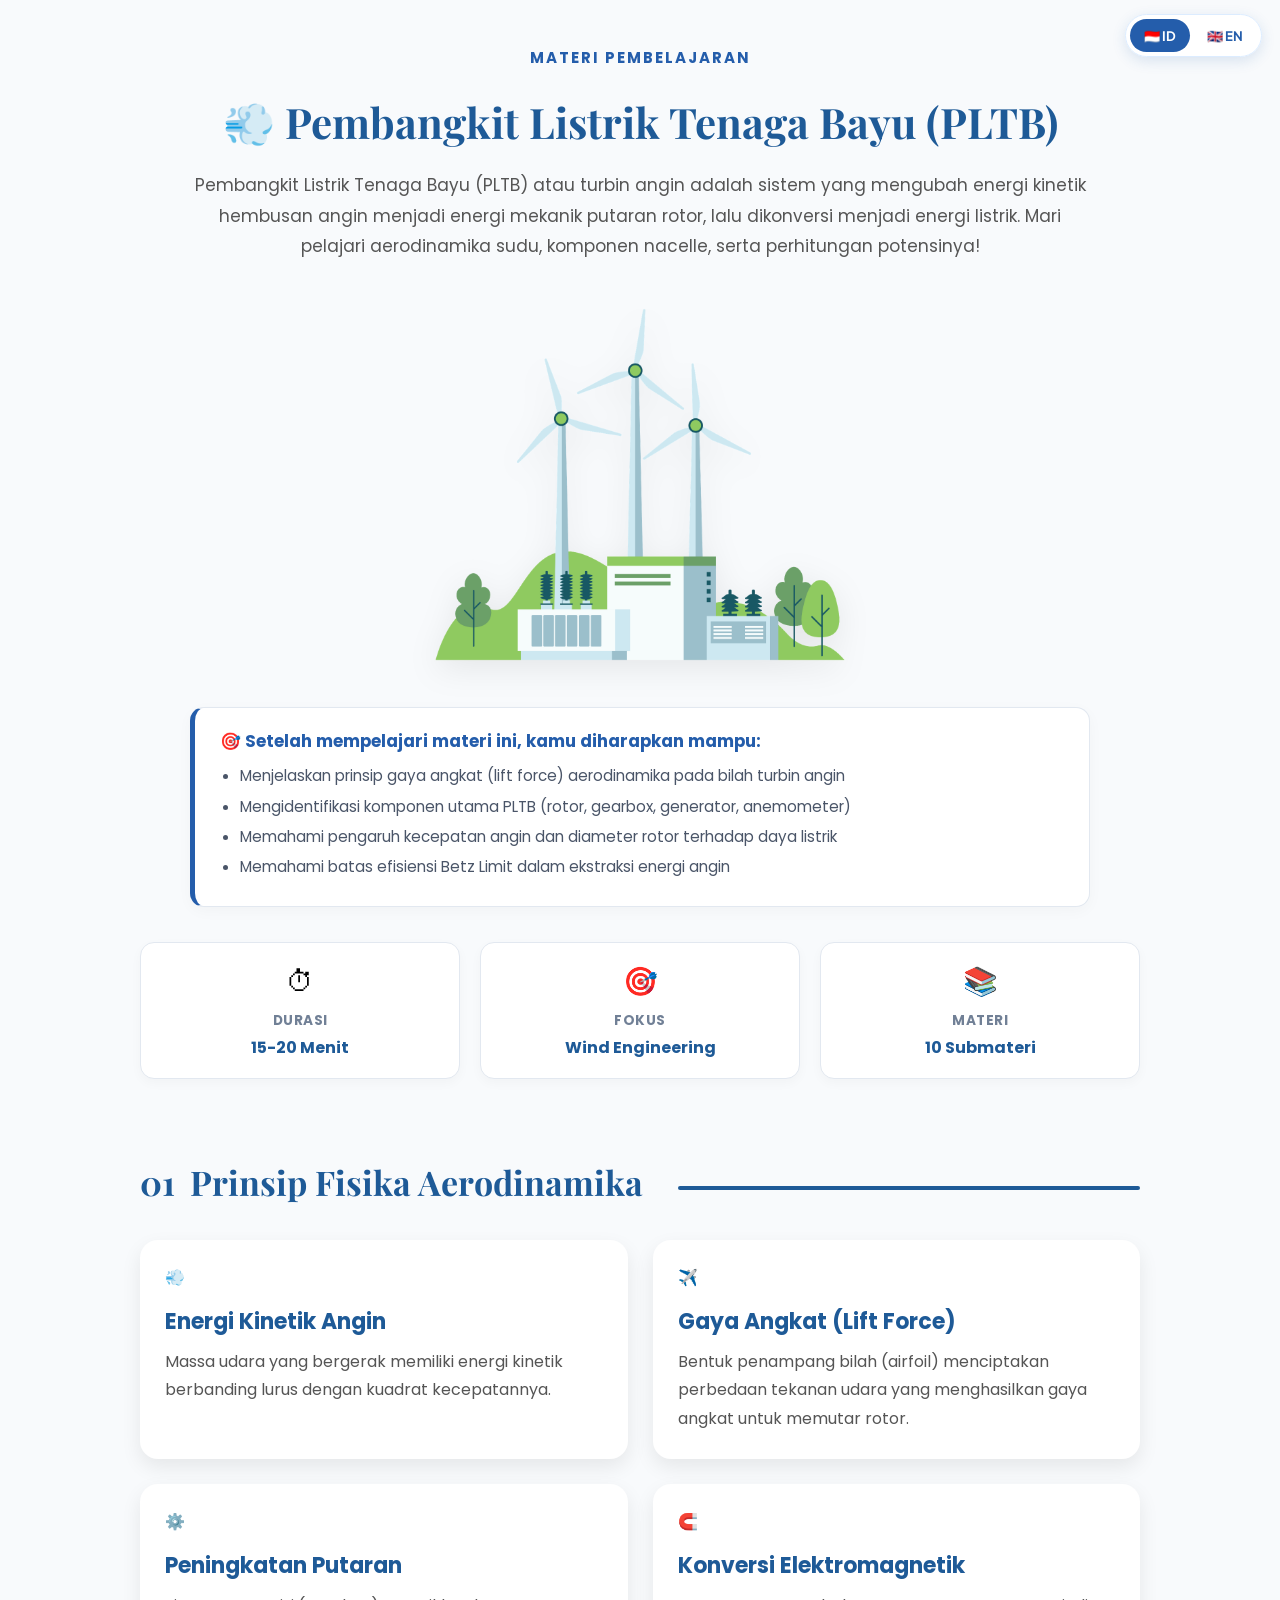
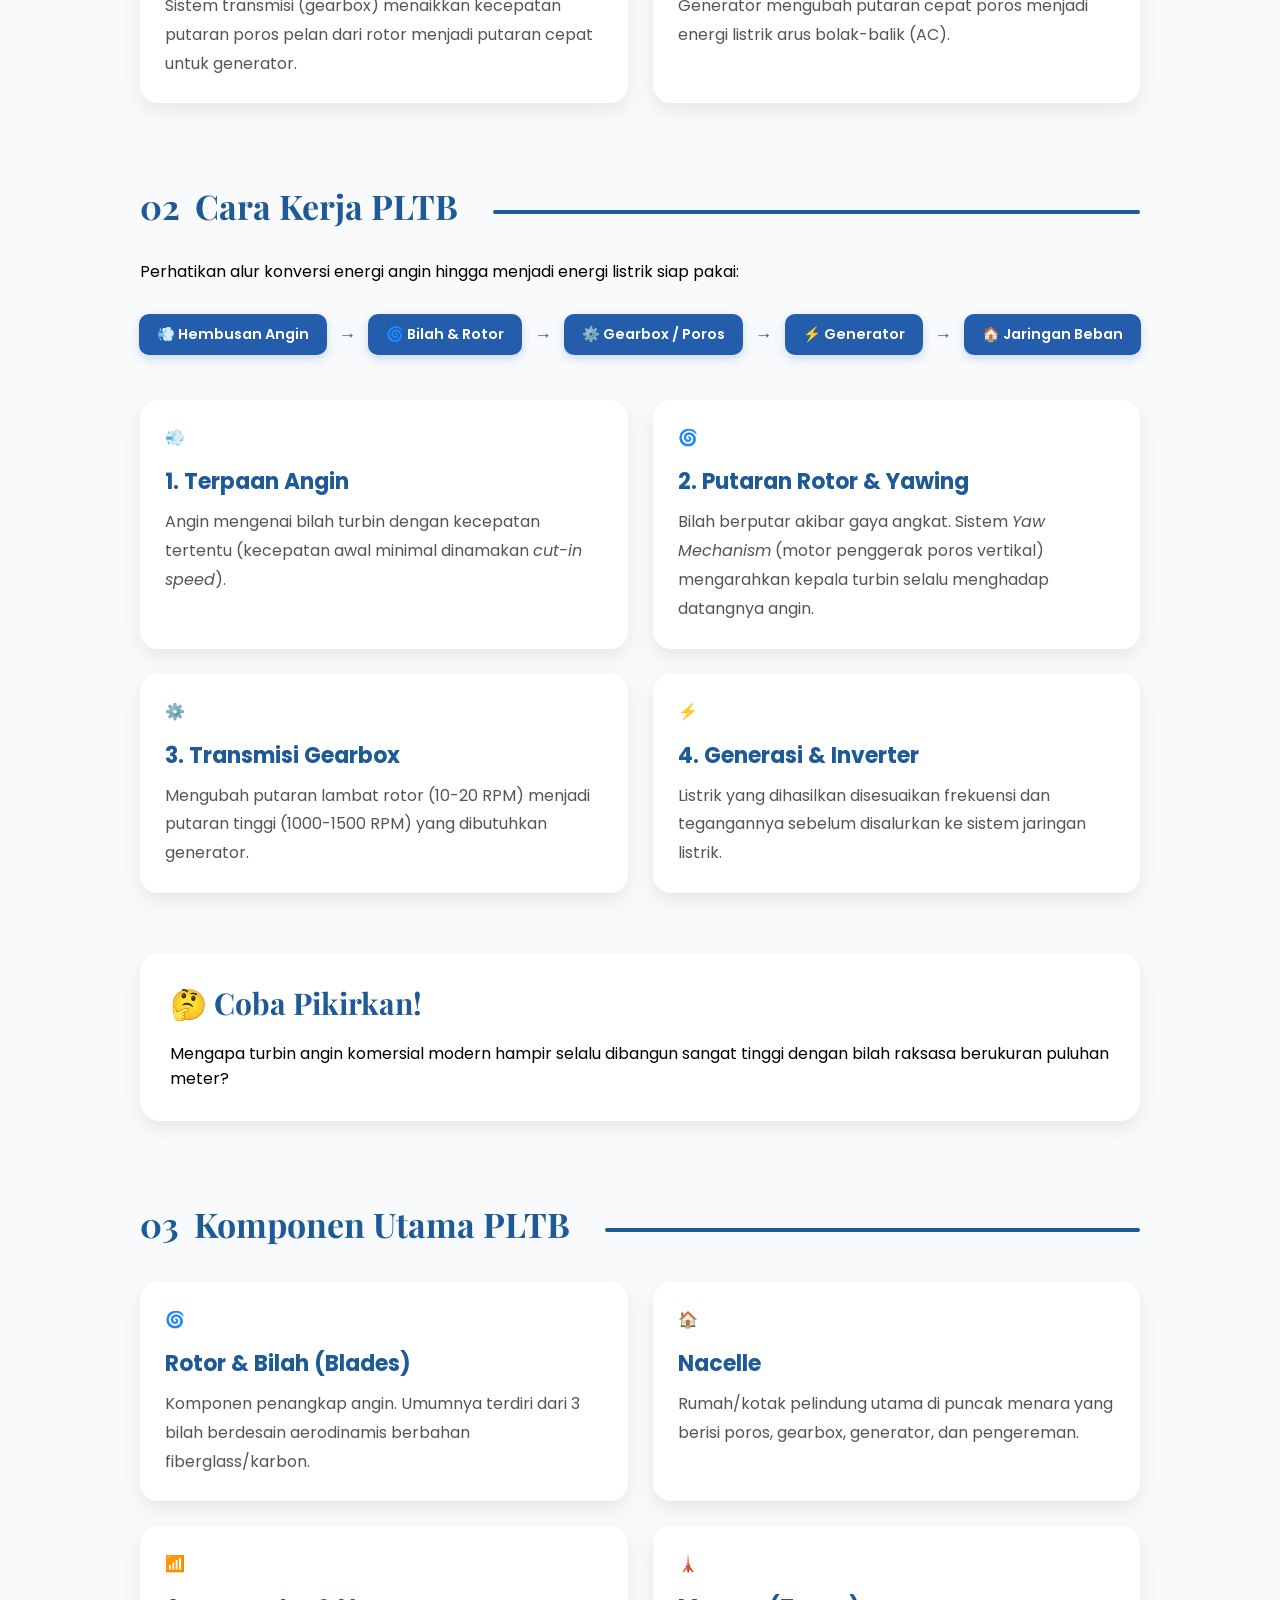
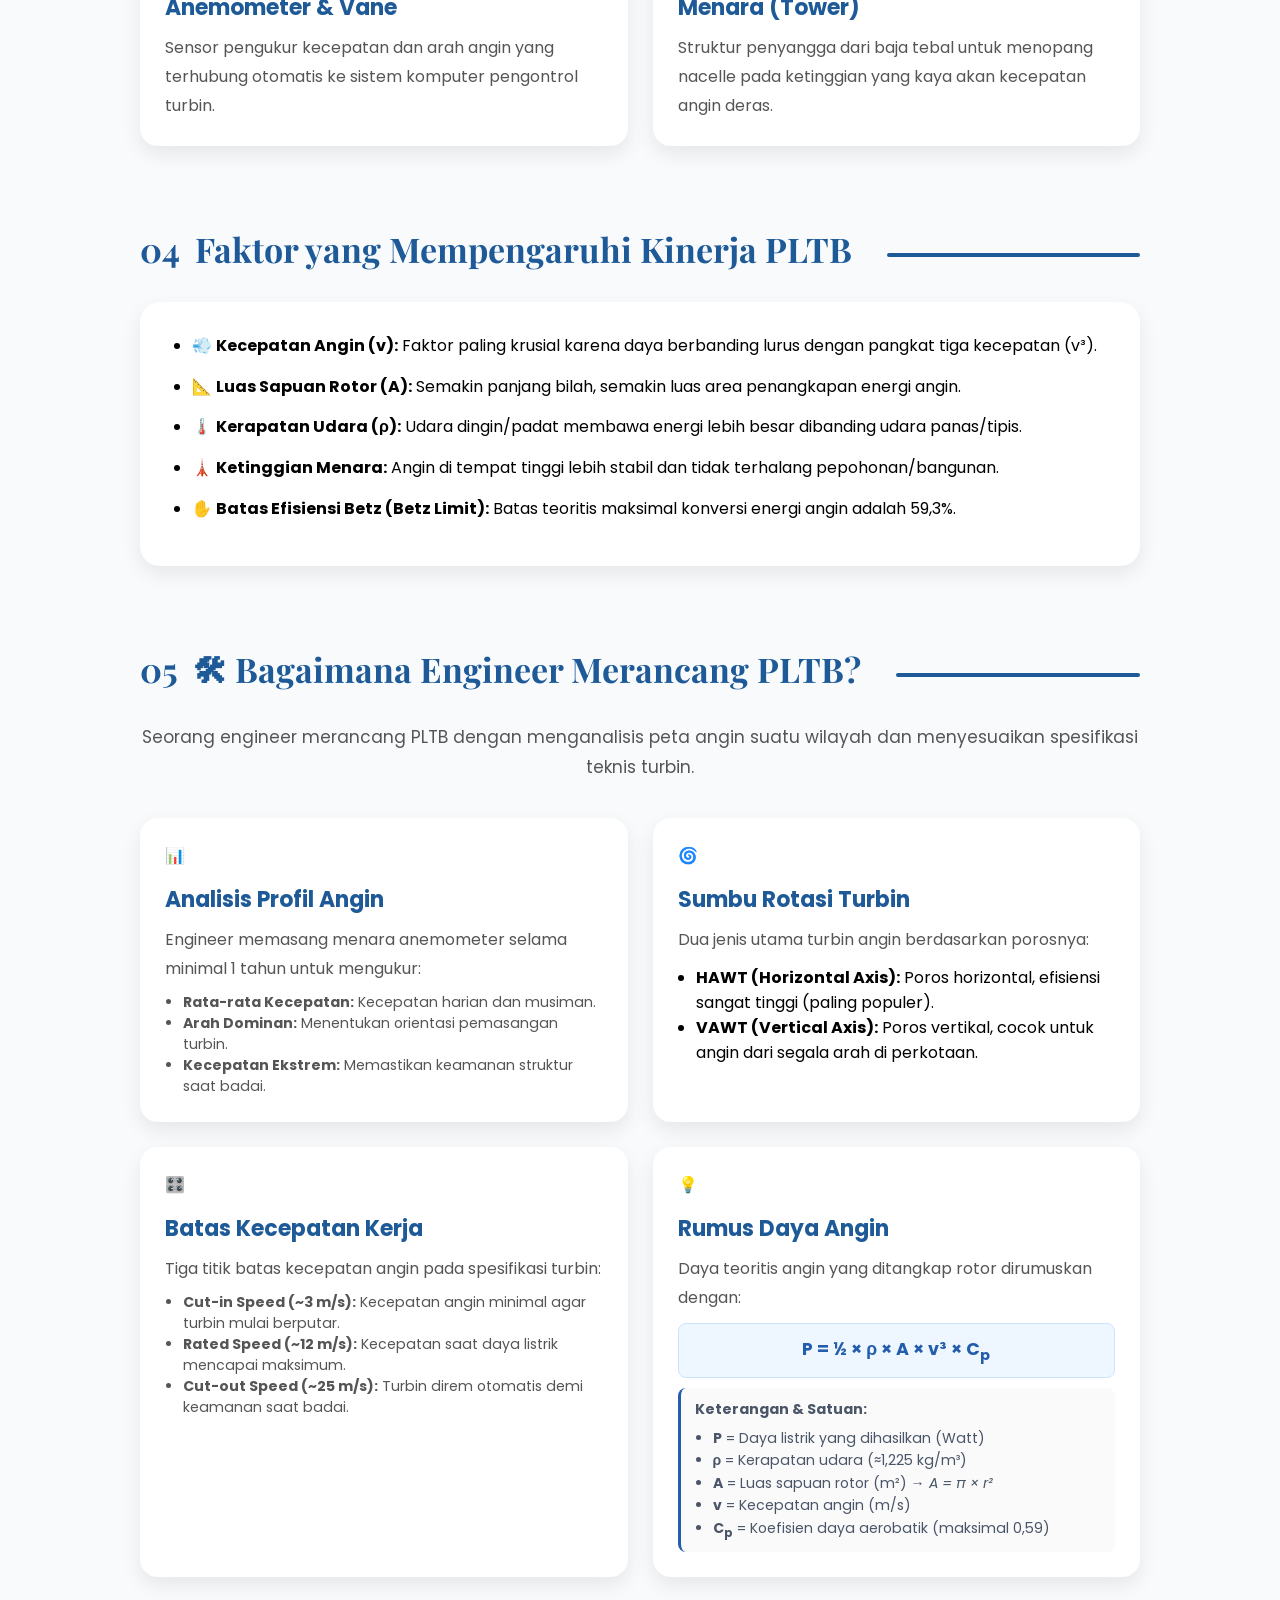
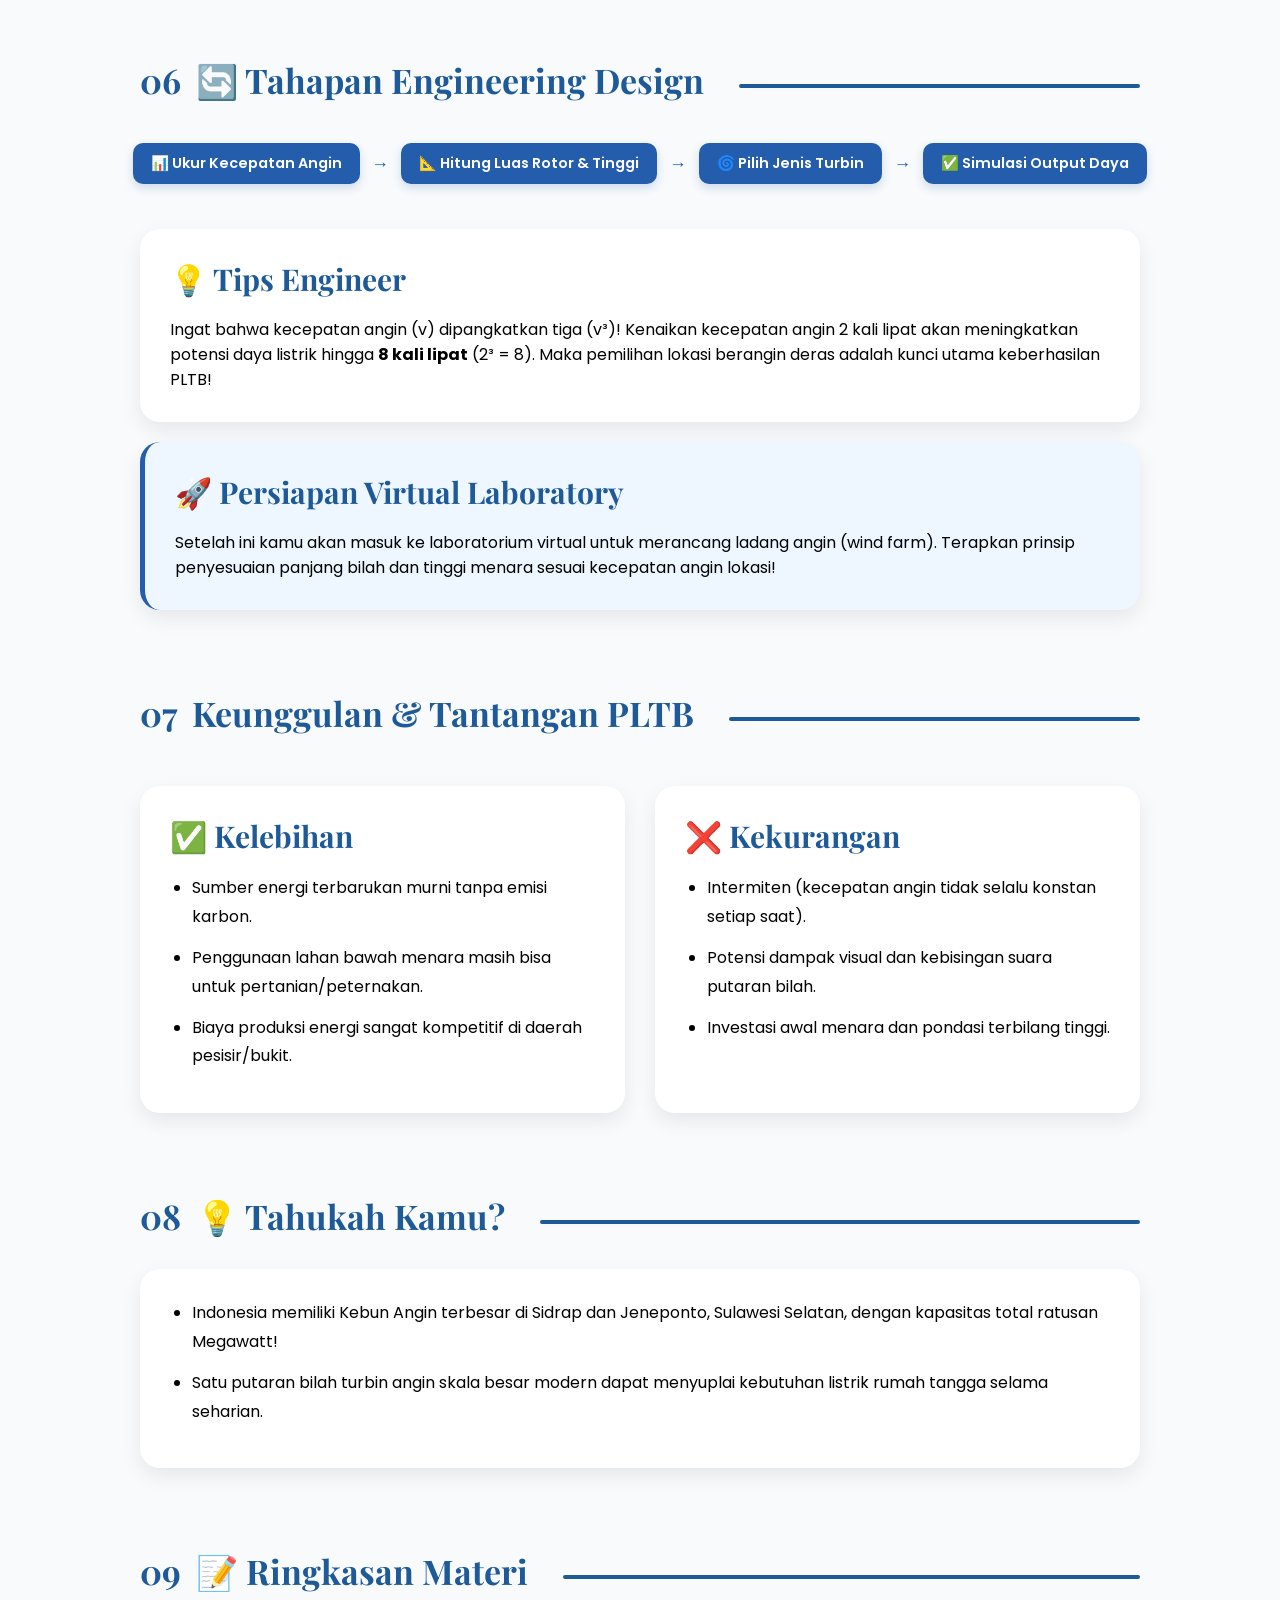
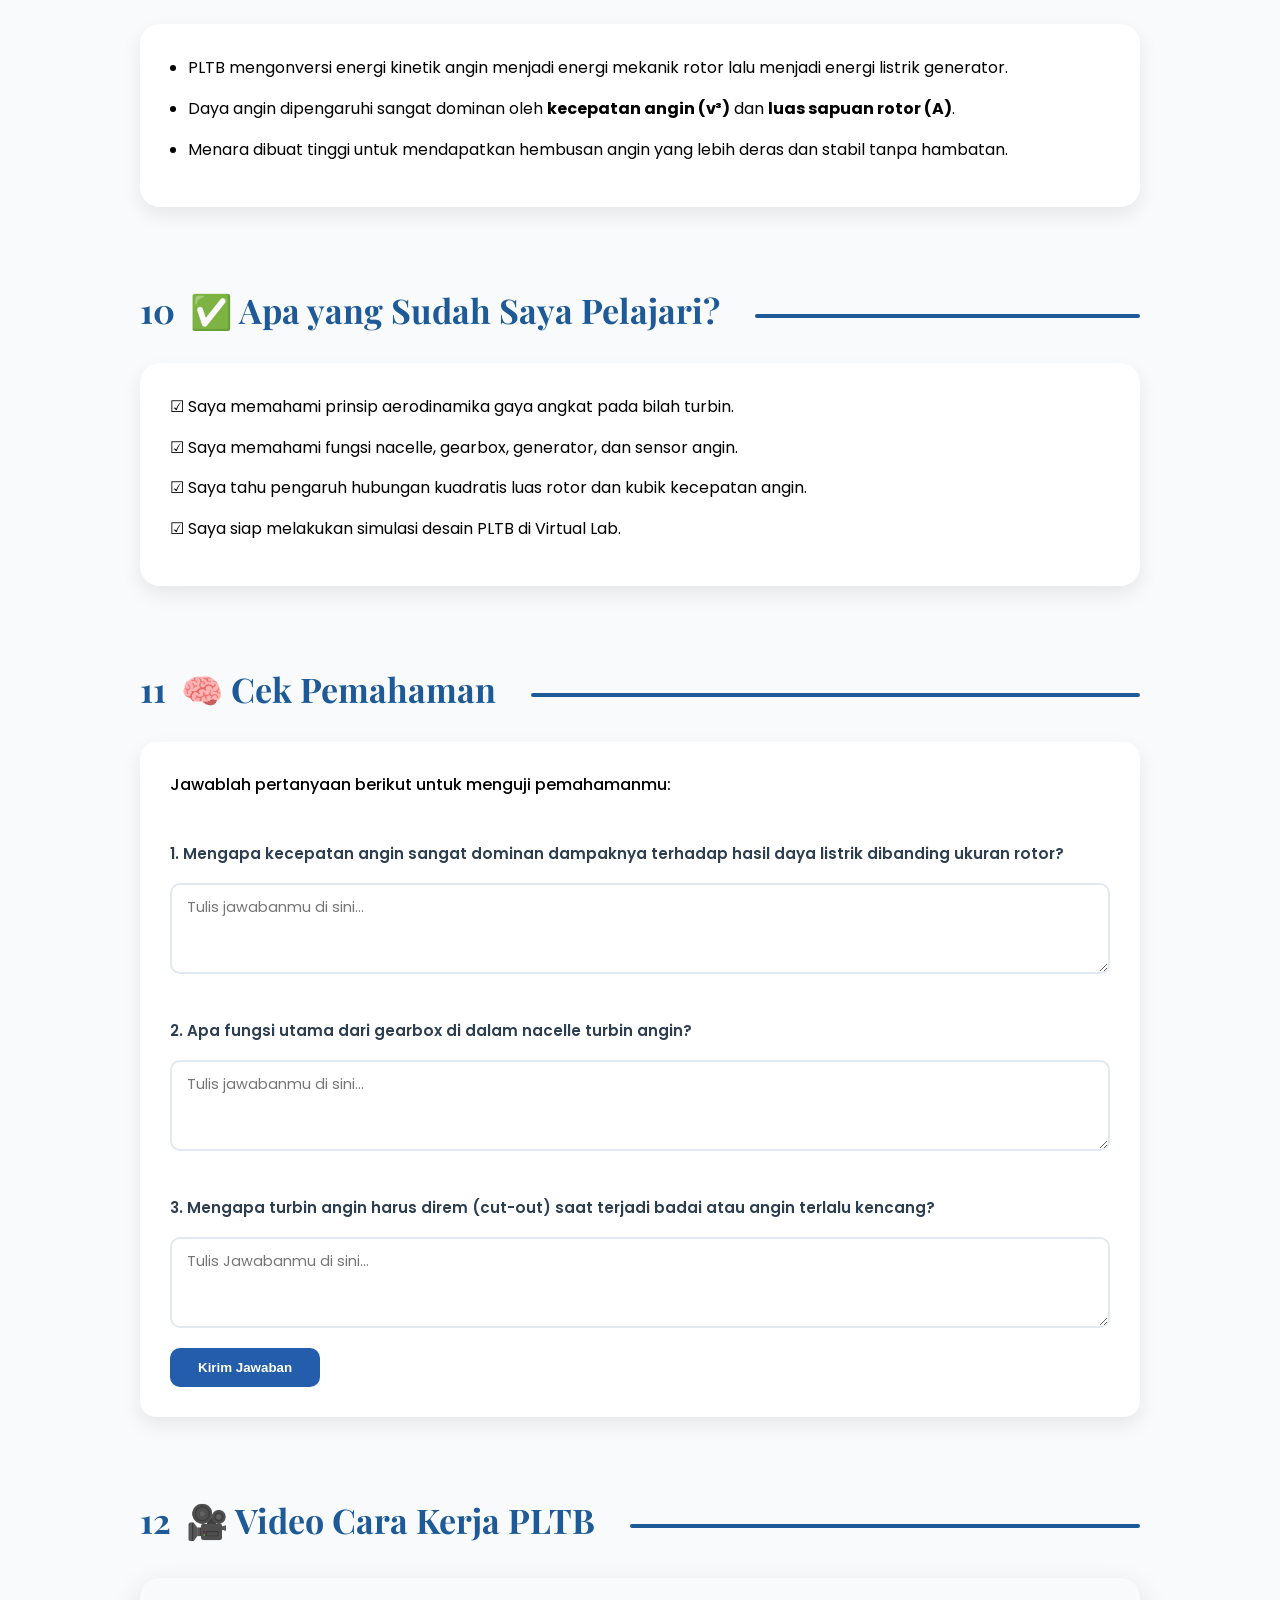
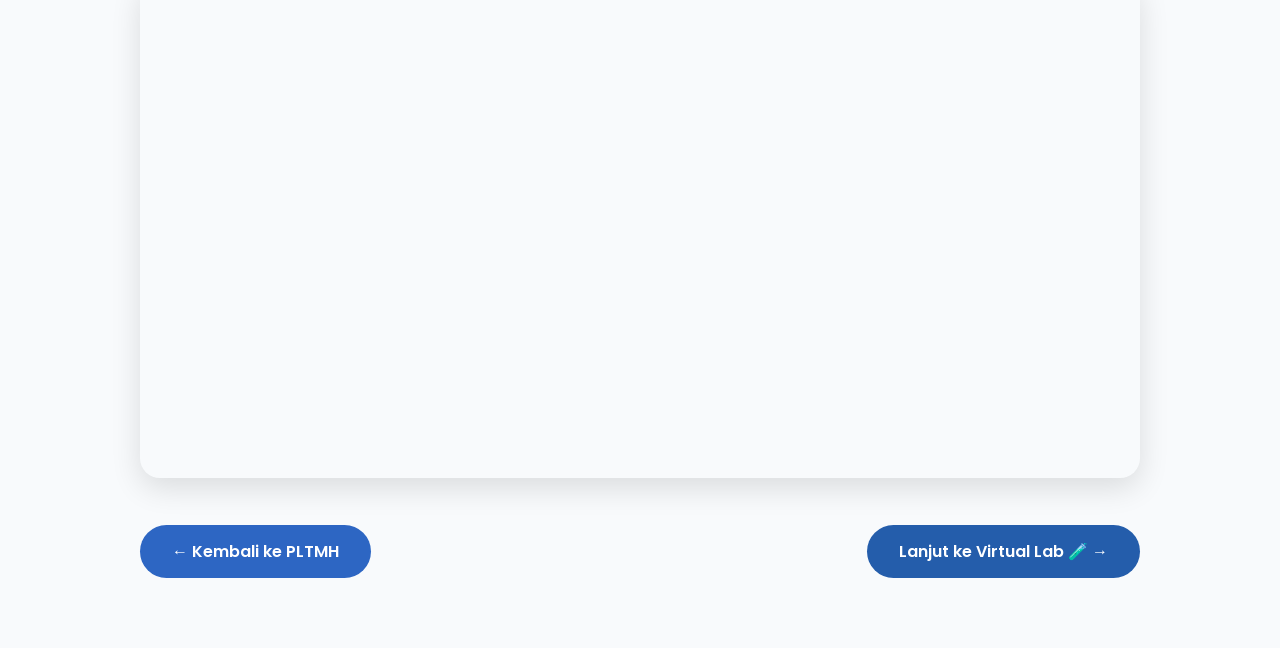
<file: pltb.html>
<!DOCTYPE html>

<html lang="id">
<head>
<meta charset="utf-8"/>
<meta content="width=device-width, initial-scale=1.0" name="viewport"/>
<title>ENGENIX | Materi PLTB</title>
<!-- Google Fonts -->
<link href="https://fonts.googleapis.com" rel="preconnect"/>
<link crossorigin="" href="https://fonts.gstatic.com" rel="preconnect"/>
<link href="https://fonts.googleapis.com/css2?family=Playfair+Display:wght@700&amp;family=Poppins:wght@300;400;500;600&amp;family=Plus+Jakarta+Sans:wght@400;500;600;700;800&amp;display=swap" rel="stylesheet"/>
<link href="css/style.css" rel="stylesheet"/>
</head>
<body>
<section class="material-page" style="display:block;">
<div class="material-container">
<!-- HERO MATERI PLTB -->
<div class="material-hero-centered">
<span class="section-label" data-i18n="pltb.001">MATERI PEMBELAJARAN</span>
<h1 data-i18n="pltb.002">💨 Pembangkit Listrik Tenaga Bayu (PLTB)</h1>
<p class="material-intro" data-i18n="pltb.003">
                    Pembangkit Listrik Tenaga Bayu (PLTB) atau turbin angin adalah sistem yang mengubah energi kinetik hembusan angin menjadi energi mekanik putaran rotor, lalu dikonversi menjadi energi listrik. Mari pelajari aerodinamika sudu, komponen nacelle, serta perhitungan potensinya!
                </p>
<!-- Gambar Ilustrasi Polos -->
<div class="hero-image-wrapper">
<img alt="Ilustrasi PLTB ENGENIX" class="plts-hero-img-large" src="images/pltb-illustration.png"/>
</div>
<div class="learning-outcome">
<h4 data-i18n="pltb.004">🎯 Setelah mempelajari materi ini, kamu diharapkan mampu:</h4>
<ul>
<li data-i18n="pltb.005">Menjelaskan prinsip gaya angkat (lift force) aerodinamika pada bilah turbin angin</li>
<li data-i18n="pltb.006">Mengidentifikasi komponen utama PLTB (rotor, gearbox, generator, anemometer)</li>
<li data-i18n="pltb.007">Memahami pengaruh kecepatan angin dan diameter rotor terhadap daya listrik</li>
<li data-i18n="pltb.008">Memahami batas efisiensi Betz Limit dalam ekstraksi energi angin</li>
</ul>
</div>
</div>
<!-- 3 CARD INFO -->
<div class="material-info">
<div class="info-card">
<span>⏱</span>
<h4 data-i18n="pltb.009">Durasi</h4>
<p data-i18n="pltb.010">15-20 Menit</p>
</div>
<div class="info-card">
<span>🎯</span>
<h4 data-i18n="pltb.011">Fokus</h4>
<p data-i18n="pltb.012">Wind Engineering</p>
</div>
<div class="info-card">
<span>📚</span>
<h4 data-i18n="pltb.013">Materi</h4>
<p data-i18n="pltb.014">10 Submateri</p>
</div>
</div>
<!-- SUBMATERI 1 -->
<h3 class="material-title" data-i18n="pltb.015">
<span class="section-number">01</span>
                Prinsip Fisika Aerodinamika
            </h3>
<div class="principle-grid">
<div class="principle-item">
<span>💨</span>
<h4 data-i18n="pltb.016">Energi Kinetik Angin</h4>
<p data-i18n="pltb.017">Massa udara yang bergerak memiliki energi kinetik berbanding lurus dengan kuadrat kecepatannya.</p>
</div>
<div class="principle-item">
<span>✈️</span>
<h4 data-i18n="pltb.018">Gaya Angkat (Lift Force)</h4>
<p data-i18n="pltb.019">Bentuk penampang bilah (airfoil) menciptakan perbedaan tekanan udara yang menghasilkan gaya angkat untuk memutar rotor.</p>
</div>
<div class="principle-item">
<span>⚙️</span>
<h4 data-i18n="pltb.020">Peningkatan Putaran</h4>
<p data-i18n="pltb.021">Sistem transmisi (gearbox) menaikkan kecepatan putaran poros pelan dari rotor menjadi putaran cepat untuk generator.</p>
</div>
<div class="principle-item">
<span>🧲</span>
<h4 data-i18n="pltb.022">Konversi Elektromagnetik</h4>
<p data-i18n="pltb.023">Generator mengubah putaran cepat poros menjadi energi listrik arus bolak-balik (AC).</p>
</div>
</div>
<!-- SUBMATERI 2 -->
<h3 class="material-title" data-i18n="pltb.024">
<span class="section-number">02</span>
                Cara Kerja PLTB
            </h3>
<p class="flow-description" data-i18n="pltb.025">
                Perhatikan alur konversi energi angin hingga menjadi energi listrik siap pakai:
            </p>
<div class="flow-container">
<div class="flow-item">
<div class="flow-box">💨 Hembusan Angin</div>
</div>
<div class="flow-arrow">→</div>
<div class="flow-item">
<div class="flow-box">🌀 Bilah &amp; Rotor</div>
</div>
<div class="flow-arrow">→</div>
<div class="flow-item">
<div class="flow-box">⚙️ Gearbox / Poros</div>
</div>
<div class="flow-arrow">→</div>
<div class="flow-item">
<div class="flow-box">⚡ Generator</div>
</div>
<div class="flow-arrow">→</div>
<div class="flow-item">
<div class="flow-box">🏠 Jaringan Beban</div>
</div>
</div>
<div class="principle-grid">
<div class="principle-item">
<span>💨</span>
<h4 data-i18n="pltb.026">1. Terpaan Angin</h4>
<p data-i18n="pltb.027">Angin mengenai bilah turbin dengan kecepatan tertentu (kecepatan awal minimal dinamakan <em>cut-in speed</em>).</p>
</div>
<div class="principle-item">
<span>🌀</span>
<h4 data-i18n="pltb.028">2. Putaran Rotor &amp; Yawing</h4>
<p data-i18n="pltb.029">Bilah berputar akibar gaya angkat. Sistem <em>Yaw Mechanism</em> (motor penggerak poros vertikal) mengarahkan kepala turbin selalu menghadap datangnya angin.</p>
</div>
<div class="principle-item">
<span>⚙️</span>
<h4 data-i18n="pltb.030">3. Transmisi Gearbox</h4>
<p data-i18n="pltb.031">Mengubah putaran lambat rotor (10-20 RPM) menjadi putaran tinggi (1000-1500 RPM) yang dibutuhkan generator.</p>
</div>
<div class="principle-item">
<span>⚡</span>
<h4 data-i18n="pltb.032">4. Generasi &amp; Inverter</h4>
<p data-i18n="pltb.033">Listrik yang dihasilkan disesuaikan frekuensi dan tegangannya sebelum disalurkan ke sistem jaringan listrik.</p>
</div>
</div>
<div class="material-box" style="margin-top: 25px;">
<h3 data-i18n="pltb.034">🤔 Coba Pikirkan!</h3>
<p data-i18n="pltb.035">Mengapa turbin angin komersial modern hampir selalu dibangun sangat tinggi dengan bilah raksasa berukuran puluhan meter?</p>
</div>
<!-- SUBMATERI 3 -->
<h3 class="material-title" data-i18n="pltb.036">
<span class="section-number">03</span>
                Komponen Utama PLTB
            </h3>
<div class="principle-grid">
<div class="principle-item">
<span>🌀</span>
<h4 data-i18n="pltb.037">Rotor &amp; Bilah (Blades)</h4>
<p data-i18n="pltb.038">Komponen penangkap angin. Umumnya terdiri dari 3 bilah berdesain aerodinamis berbahan fiberglass/karbon.</p>
</div>
<div class="principle-item">
<span>🏠</span>
<h4 data-i18n="pltb.039">Nacelle</h4>
<p data-i18n="pltb.040">Rumah/kotak pelindung utama di puncak menara yang berisi poros, gearbox, generator, dan pengereman.</p>
</div>
<div class="principle-item">
<span>📶</span>
<h4 data-i18n="pltb.041">Anemometer &amp; Vane</h4>
<p data-i18n="pltb.042">Sensor pengukur kecepatan dan arah angin yang terhubung otomatis ke sistem komputer pengontrol turbin.</p>
</div>
<div class="principle-item">
<span>🗼</span>
<h4 data-i18n="pltb.043">Menara (Tower)</h4>
<p data-i18n="pltb.044">Struktur penyangga dari baja tebal untuk menopang nacelle pada ketinggian yang kaya akan kecepatan angin deras.</p>
</div>
</div>
<!-- SUBMATERI 4 -->
<h3 class="material-title" data-i18n="pltb.045">
<span class="section-number">04</span>
                Faktor yang Mempengaruhi Kinerja PLTB
            </h3>
<div class="material-box">
<ul>
<li data-i18n="pltb.046">💨 <strong>Kecepatan Angin (v):</strong> Faktor paling krusial karena daya berbanding lurus dengan pangkat tiga kecepatan (v³).</li>
<li data-i18n="pltb.047">📐 <strong>Luas Sapuan Rotor (A):</strong> Semakin panjang bilah, semakin luas area penangkapan energi angin.</li>
<li data-i18n="pltb.048">🌡️ <strong>Kerapatan Udara (ρ):</strong> Udara dingin/padat membawa energi lebih besar dibanding udara panas/tipis.</li>
<li data-i18n="pltb.049">🗼 <strong>Ketinggian Menara:</strong> Angin di tempat tinggi lebih stabil dan tidak terhalang pepohonan/bangunan.</li>
<li data-i18n="pltb.050">✋ <strong>Batas Efisiensi Betz (Betz Limit):</strong> Batas teoritis maksimal konversi energi angin adalah 59,3%.</li>
</ul>
</div>
<!-- SUBMATERI 5 -->
<h3 class="material-title" data-i18n="pltb.051">
<span class="section-number">05</span>
                🛠 Bagaimana Engineer Merancang PLTB?
            </h3>
<p class="material-intro" data-i18n="pltb.052">
                Seorang engineer merancang PLTB dengan menganalisis peta angin suatu wilayah dan menyesuaikan spesifikasi teknis turbin.
            </p>
<div class="principle-grid">
<!-- KOTAK 1: SURVEI ANGIN -->
<div class="principle-item">
<span>📊</span>
<h4 data-i18n="pltb.053">Analisis Profil Angin</h4>
<p data-i18n="pltb.054">Engineer memasang menara anemometer selama minimal 1 tahun untuk mengukur:</p>
<ul class="mini-list" style="margin-top: 8px; padding-left: 18px; font-size: 0.88rem; color: #555; line-height: 1.5;">
<li data-i18n="pltb.055"><strong>Rata-rata Kecepatan:</strong> Kecepatan harian dan musiman.</li>
<li data-i18n="pltb.056"><strong>Arah Dominan:</strong> Menentukan orientasi pemasangan turbin.</li>
<li data-i18n="pltb.057"><strong>Kecepatan Ekstrem:</strong> Memastikan keamanan struktur saat badai.</li>
</ul>
</div>
<!-- KOTAK 2: KLASIFIKASI TURBIN -->
<div class="principle-item">
<span>🌀</span>
<h4 data-i18n="pltb.058">Sumbu Rotasi Turbin</h4>
<p data-i18n="pltb.059">Dua jenis utama turbin angin berdasarkan porosnya:</p>
<ul class="mini-list" style="margin-top: 10px; padding-left: 18px;">
<li data-i18n="pltb.060"><strong>HAWT (Horizontal Axis):</strong> Poros horizontal, efisiensi sangat tinggi (paling populer).</li>
<li data-i18n="pltb.061"><strong>VAWT (Vertical Axis):</strong> Poros vertikal, cocok untuk angin dari segala arah di perkotaan.</li>
</ul>
</div>
<!-- KOTAK 3: SPESIFIKASI OPERASIONAL -->
<div class="principle-item">
<span>🎛️</span>
<h4 data-i18n="pltb.062">Batas Kecepatan Kerja</h4>
<p data-i18n="pltb.063">Tiga titik batas kecepatan angin pada spesifikasi turbin:</p>
<ul class="mini-list" style="margin-top: 8px; padding-left: 18px; font-size: 0.88rem; color: #555; line-height: 1.5;">
<li data-i18n="pltb.064"><strong>Cut-in Speed (~3 m/s):</strong> Kecepatan angin minimal agar turbin mulai berputar.</li>
<li data-i18n="pltb.065"><strong>Rated Speed (~12 m/s):</strong> Kecepatan saat daya listrik mencapai maksimum.</li>
<li data-i18n="pltb.066"><strong>Cut-out Speed (~25 m/s):</strong> Turbin direm otomatis demi keamanan saat badai.</li>
</ul>
</div>
<!-- KOTAK 4: RUMUS POTENSI DAYA -->
<div class="principle-item">
<span>💡</span>
<h4 data-i18n="pltb.067">Rumus Daya Angin</h4>
<p data-i18n="pltb.068">Daya teoritis angin yang ditangkap rotor dirumuskan dengan:</p>
<div style="margin: 10px 0; font-weight:700; color:#245DAB; background:#eef7ff; padding:12px; border-radius:8px; text-align:center; font-size: 1.1rem; border: 1px solid #cce3ff;">
                        P = ½ × ρ × A × v³ × C<sub>p</sub>
</div>
<!-- Keterangan Simbol & Satuan -->
<div style="font-size: 0.88rem; color : #4a5568; line-height: 1.6; background: #fafafa; padding: 10px 14px; border-radius: 8px; border-left:3px solid #245DAB;">
<strong data-i18n="pltb.069">Keterangan &amp; Satuan:</strong>
<ul style="margin: 6px 0 0 0; padding-left: 18px; list-style-type: disc;">
<li data-i18n="pltb.070"><strong>P</strong> = Daya listrik yang dihasilkan (Watt)</li>
<li data-i18n="pltb.071"><strong>ρ</strong> = Kerapatan udara (≈1,225 kg/m³)</li>
<li data-i18n="pltb.072"><strong>A</strong> = Luas sapuan rotor (m²) → <em>A = π × r²</em></li>
<li data-i18n="pltb.073"><strong>v</strong> = Kecepatan angin (m/s)</li>
<li data-i18n="pltb.074"><strong>C<sub>p</sub></strong> = Koefisien daya aerobatik (maksimal 0,59)</li>
</ul>
</div>
</div>
</div>
<!-- SUBMATERI 6 -->
<h3 class="material-title" data-i18n="pltb.075">
<span class="section-number">06</span>
                🔄 Tahapan Engineering Design
            </h3>
<div class="flow-container">
<div class="flow-box">📊 Ukur Kecepatan Angin</div>
<div class="flow-arrow">→</div>
<div class="flow-box">📐 Hitung Luas Rotor &amp; Tinggi</div>
<div class="flow-arrow">→</div>
<div class="flow-box">🌀 Pilih Jenis Turbin</div>
<div class="flow-arrow">→</div>
<div class="flow-box">✅ Simulasi Output Daya</div>
</div>
<div class="material-box">
<h3 data-i18n="pltb.076">💡 Tips Engineer</h3>
<p data-i18n="pltb.077">Ingat bahwa kecepatan angin (v) dipangkatkan tiga (v³)! Kenaikan kecepatan angin 2 kali lipat akan meningkatkan potensi daya listrik hingga <strong>8 kali lipat</strong> (2³ = 8). Maka pemilihan lokasi berangin deras adalah kunci utama keberhasilan PLTB!</p>
</div>
<div class="material-box" style="margin-top: 20px; background: #eef7ff; border-left: 5px solid #245DAB;">
<h3 data-i18n="pltb.078">🚀 Persiapan Virtual Laboratory</h3>
<p data-i18n="pltb.079">Setelah ini kamu akan masuk ke laboratorium virtual untuk merancang ladang angin (wind farm). Terapkan prinsip penyesuaian panjang bilah dan tinggi menara sesuai kecepatan angin lokasi!</p>
</div>
<!-- SUBMATERI 7 -->
<h3 class="material-title" data-i18n="pltb.080">
<span class="section-number">07</span>
                Keunggulan &amp; Tantangan PLTB
            </h3>
<div class="material-grid">
<div class="material-box">
<h3 data-i18n="pltb.081">✅ Kelebihan</h3>
<ul>
<li data-i18n="pltb.082">Sumber energi terbarukan murni tanpa emisi karbon.</li>
<li data-i18n="pltb.083">Penggunaan lahan bawah menara masih bisa untuk pertanian/peternakan.</li>
<li data-i18n="pltb.084">Biaya produksi energi sangat kompetitif di daerah pesisir/bukit.</li>
</ul>
</div>
<div class="material-box">
<h3 data-i18n="pltb.085">❌ Kekurangan</h3>
<ul>
<li data-i18n="pltb.086">Intermiten (kecepatan angin tidak selalu konstan setiap saat).</li>
<li data-i18n="pltb.087">Potensi dampak visual dan kebisingan suara putaran bilah.</li>
<li data-i18n="pltb.088">Investasi awal menara dan pondasi terbilang tinggi.</li>
</ul>
</div>
</div>
<!-- SUBMATERI 8 -->
<h3 class="material-title" data-i18n="pltb.089">
<span class="section-number">08</span>
                💡 Tahukah Kamu?
            </h3>
<div class="material-box">
<ul>
<li data-i18n="pltb.090">Indonesia memiliki Kebun Angin terbesar di Sidrap dan Jeneponto, Sulawesi Selatan, dengan kapasitas total ratusan Megawatt!</li>
<li data-i18n="pltb.091">Satu putaran bilah turbin angin skala besar modern dapat menyuplai kebutuhan listrik rumah tangga selama seharian.</li>
</ul>
</div>
<!-- SUBMATERI 9 -->
<h3 class="material-title" data-i18n="pltb.092">
<span class="section-number">09</span>
                📝 Ringkasan Materi
            </h3>
<div class="material-box">
<ul class="mini-list" style="padding-left: 18px;">
<li data-i18n="pltb.093">PLTB mengonversi energi kinetik angin menjadi energi mekanik rotor lalu menjadi energi listrik generator.</li>
<li data-i18n="pltb.094">Daya angin dipengaruhi sangat dominan oleh <strong>kecepatan angin (v³)</strong> dan <strong>luas sapuan rotor (A)</strong>.</li>
<li data-i18n="pltb.095">Menara dibuat tinggi untuk mendapatkan hembusan angin yang lebih deras dan stabil tanpa hambatan.</li>
</ul>
</div>
<!-- SUBMATERI 10 -->
<h3 class="material-title" data-i18n="pltb.096">
<span class="section-number">10</span>
                ✅ Apa yang Sudah Saya Pelajari?
            </h3>
<div class="material-box">
<ul class="mini-list" style="list-style: none; padding-left: 0;">
<li data-i18n="pltb.097">☑ Saya memahami prinsip aerodinamika gaya angkat pada bilah turbin.</li>
<li data-i18n="pltb.098">☑ Saya memahami fungsi nacelle, gearbox, generator, dan sensor angin.</li>
<li data-i18n="pltb.099">☑ Saya tahu pengaruh hubungan kuadratis luas rotor dan kubik kecepatan angin.</li>
<li data-i18n="pltb.100">☑ Saya siap melakukan simulasi desain PLTB di Virtual Lab.</li>
</ul>
</div>
<!-- SUBMATERI 11 -->
<h3 class="material-title" data-i18n="pltb.101">
<span class="section-number">11</span>
                🧠 Cek Pemahaman
            </h3>
<div class="material-box quiz-container">
<p data-i18n="pltb.102" style="margin-bottom: 20px; font-weight:500;">Jawablah pertanyaan berikut untuk menguji pemahamanmu:</p>
<form id="quizFormPLTB" onsubmit="event.preventDefault(); alert('Jawaban PLTB berhasil disimpan!')">
<div class="quiz-item">
<label data-i18n="pltb.103">1. Mengapa kecepatan angin sangat dominan dampaknya terhadap hasil daya listrik dibanding ukuran rotor?</label>
<textarea class="quiz-input" placeholder="Tulis jawabanmu di sini..." rows="3"></textarea>
</div>
<div class="quiz-item">
<label data-i18n="pltb.104">2. Apa fungsi utama dari gearbox di dalam nacelle turbin angin?</label>
<textarea class="quiz-input" placeholder="Tulis jawabanmu di sini..." rows="3"></textarea>
</div>
<div class="quiz-item">
<label data-i18n="pltb.105">3. Mengapa turbin angin harus direm (cut-out) saat terjadi badai atau angin terlalu kencang?</label>
<textarea class="quiz-input" placeholder="Tulis Jawabanmu di sini..." rows="3"></textarea>
</div>
<button class="submit-quiz-btn" data-i18n="pltb.106" type="submit">Kirim Jawaban</button>
</form>
</div>
<!-- SUBMATERI 12 -->
<h3 class="material-title" data-i18n="pltb.107">
<span class="section-number">12</span>
                🎥 Video Cara Kerja PLTB
            </h3>
<div class="video-container">
<iframe allow="accelerometer; autoplay; clipboard-write; encrypted-media; gyroscope; picture-in-picture" allowfullscreen="" frameborder="0" height="500" src="https://www.youtube.com/embed/ESK3xukhB4w" title="Cara Kerja PLTB Turbin Angin" width="100%"></iframe>
</div>
<div class="material-navigation" style="display: flex; justify-content: space-between; margin-top: 40px;">
<a class="physics-btn" data-i18n="pltb.108" href="pltmh.html">← Kembali ke PLTMH</a>
<a class="physics-btn" data-i18n="pltb.109" href="index.html#simulation-section" style="background: #245DAB;">Lanjut ke Virtual Lab 🧪 →</a>
</div>
</div>
</section>
<script src="js/i18n-data.js"></script>
<script src="js/i18n.js"></script>
</body>
</html>
</file>
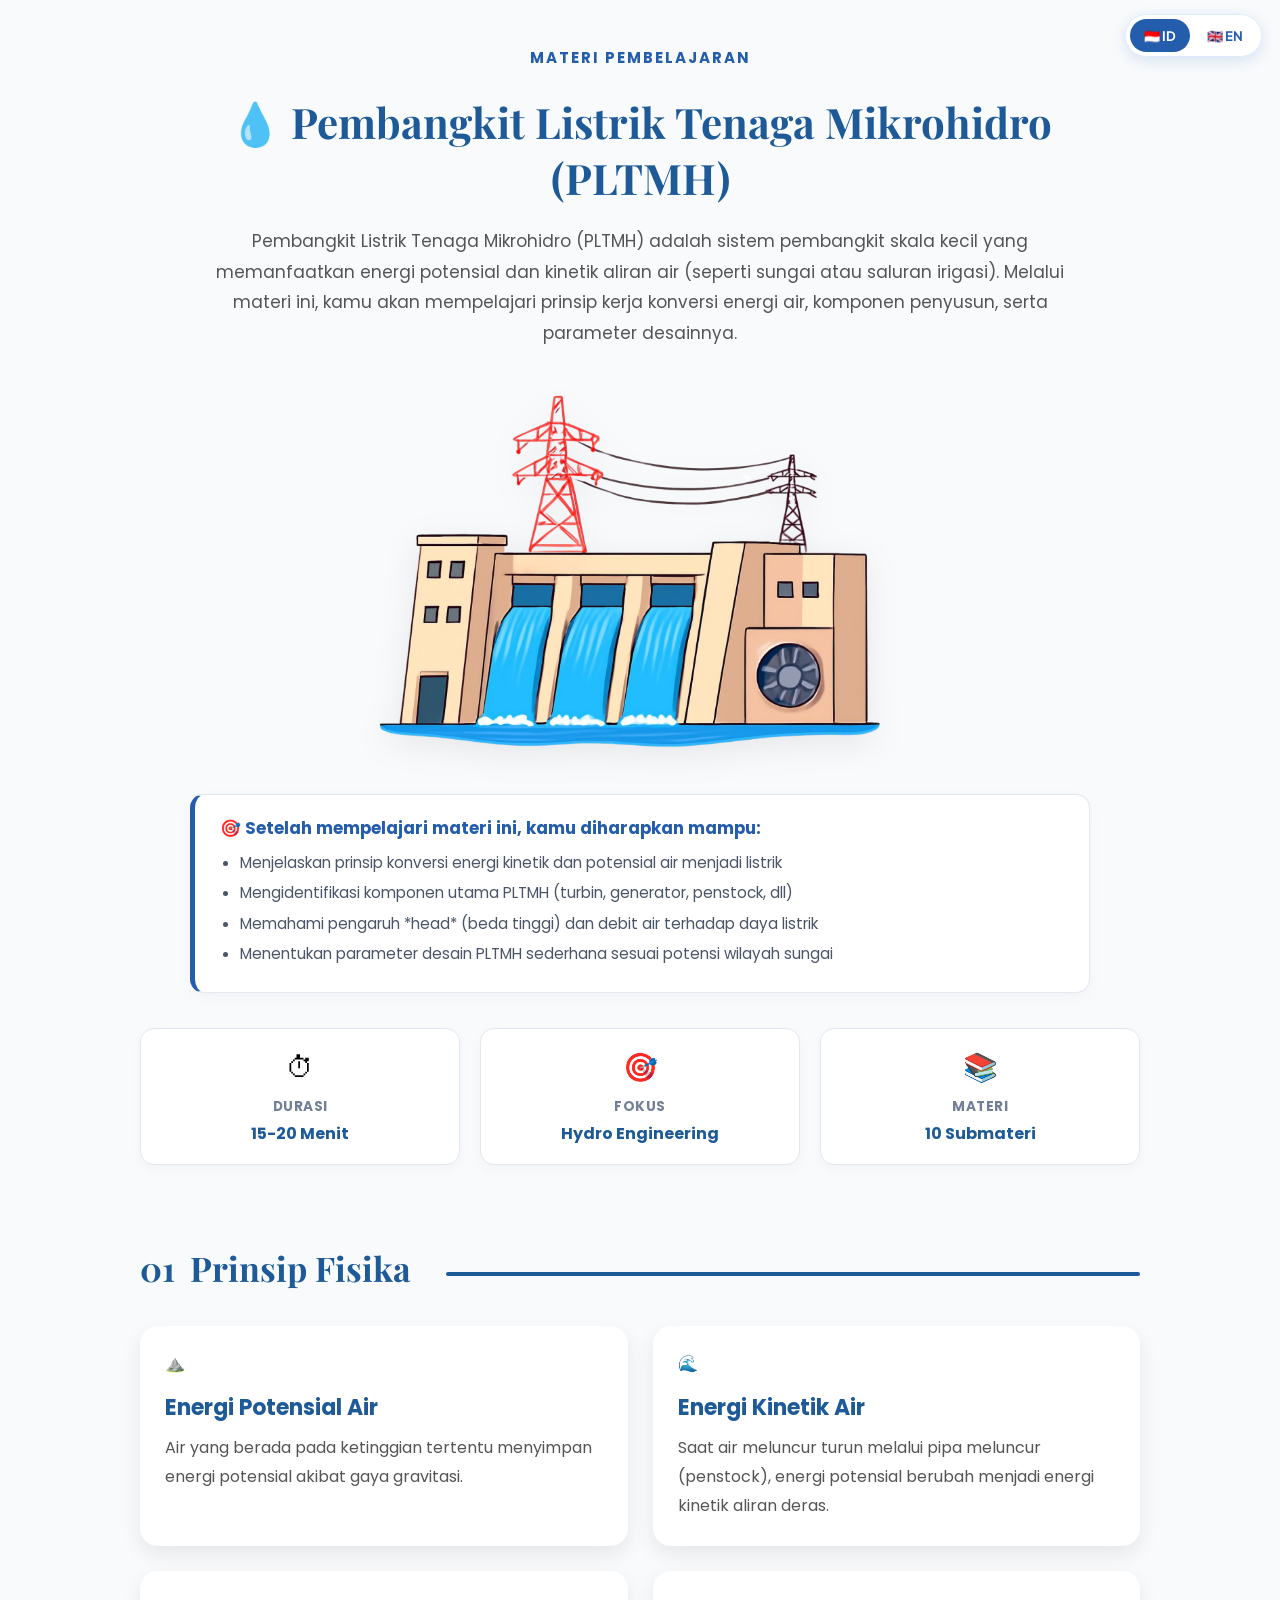
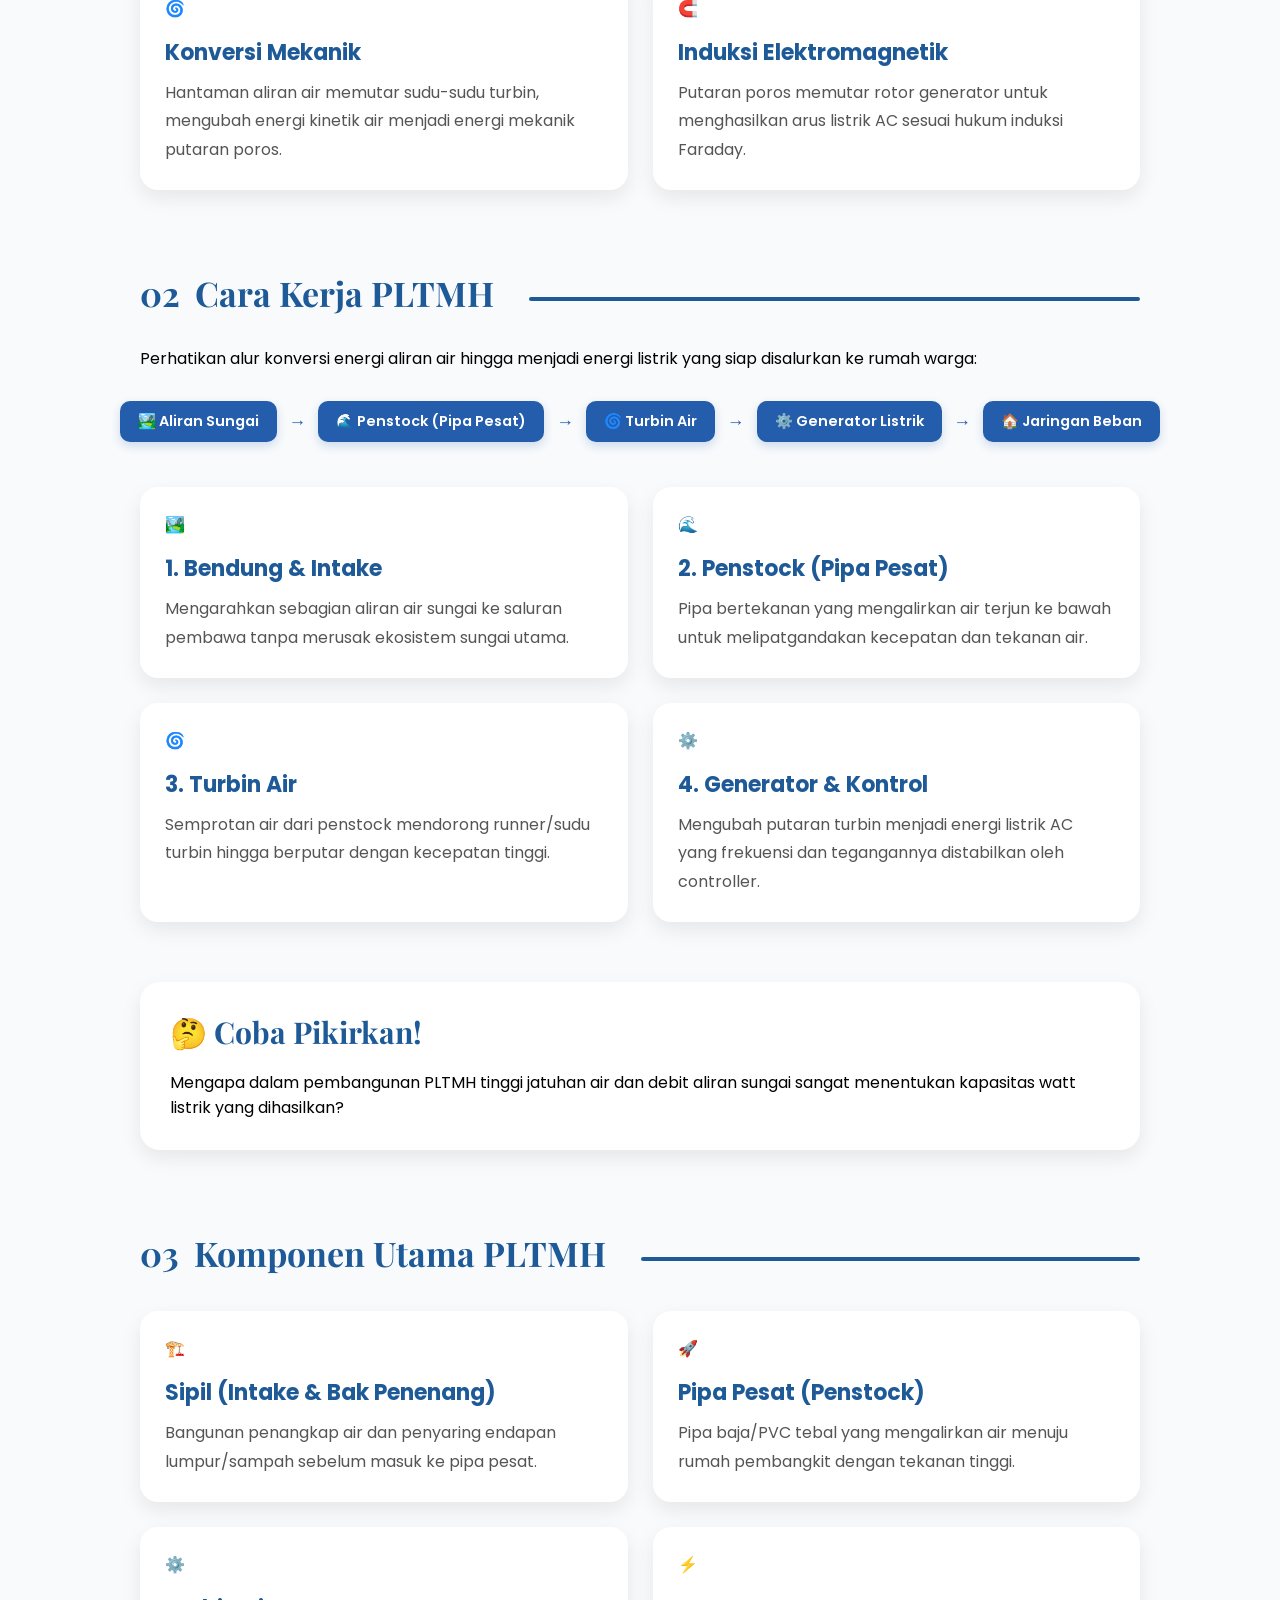
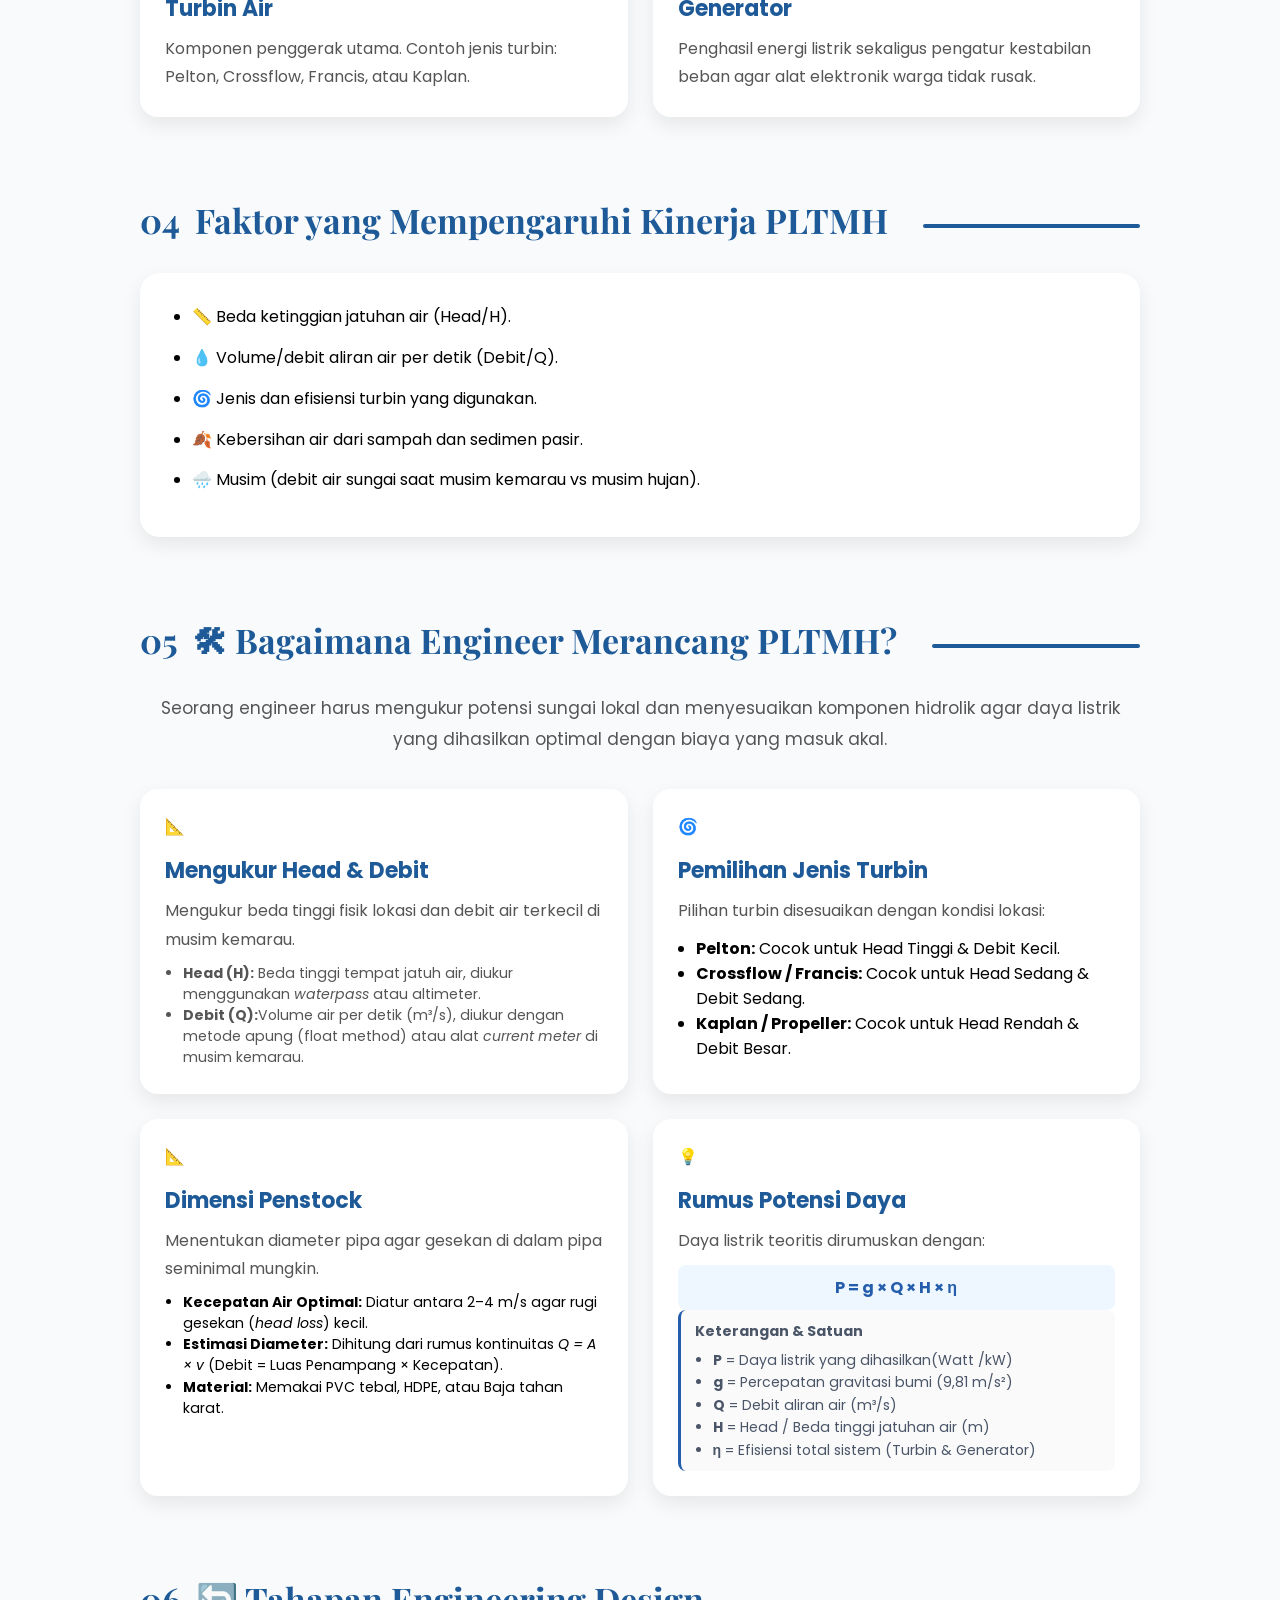
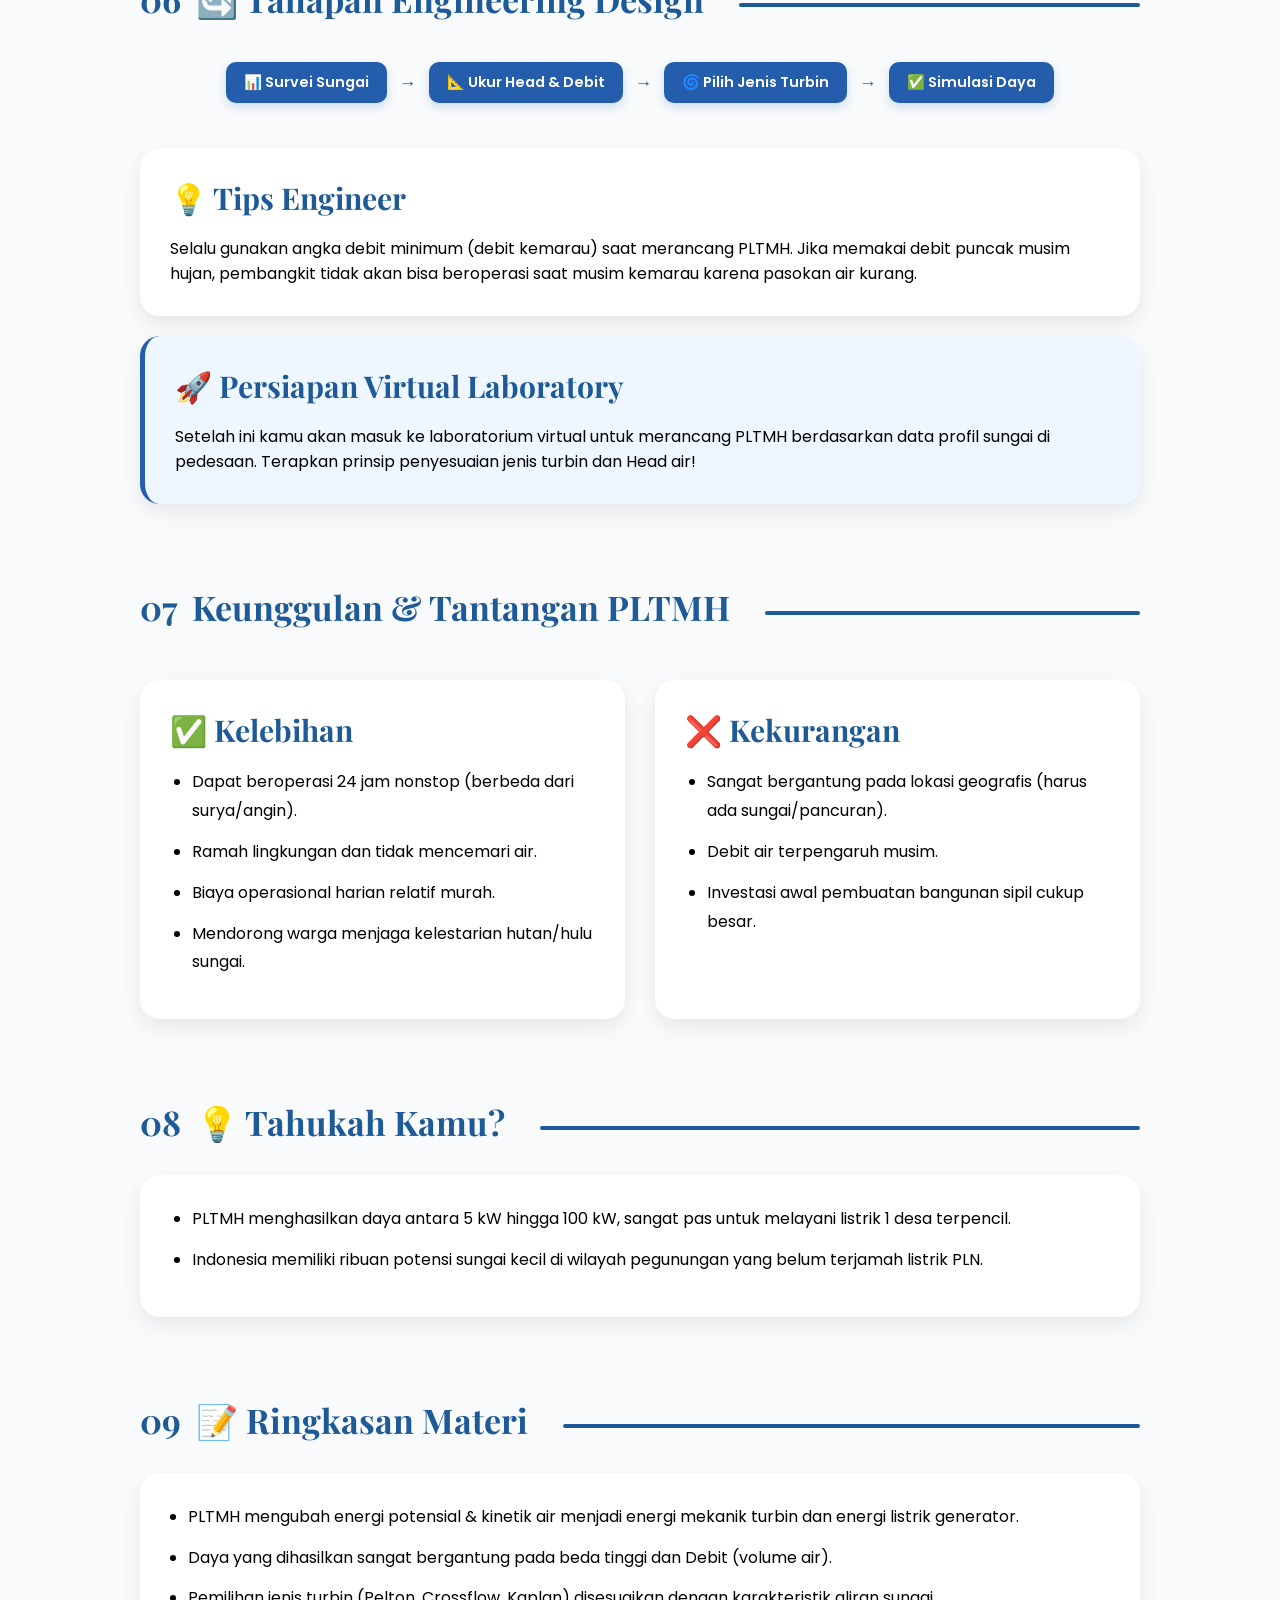
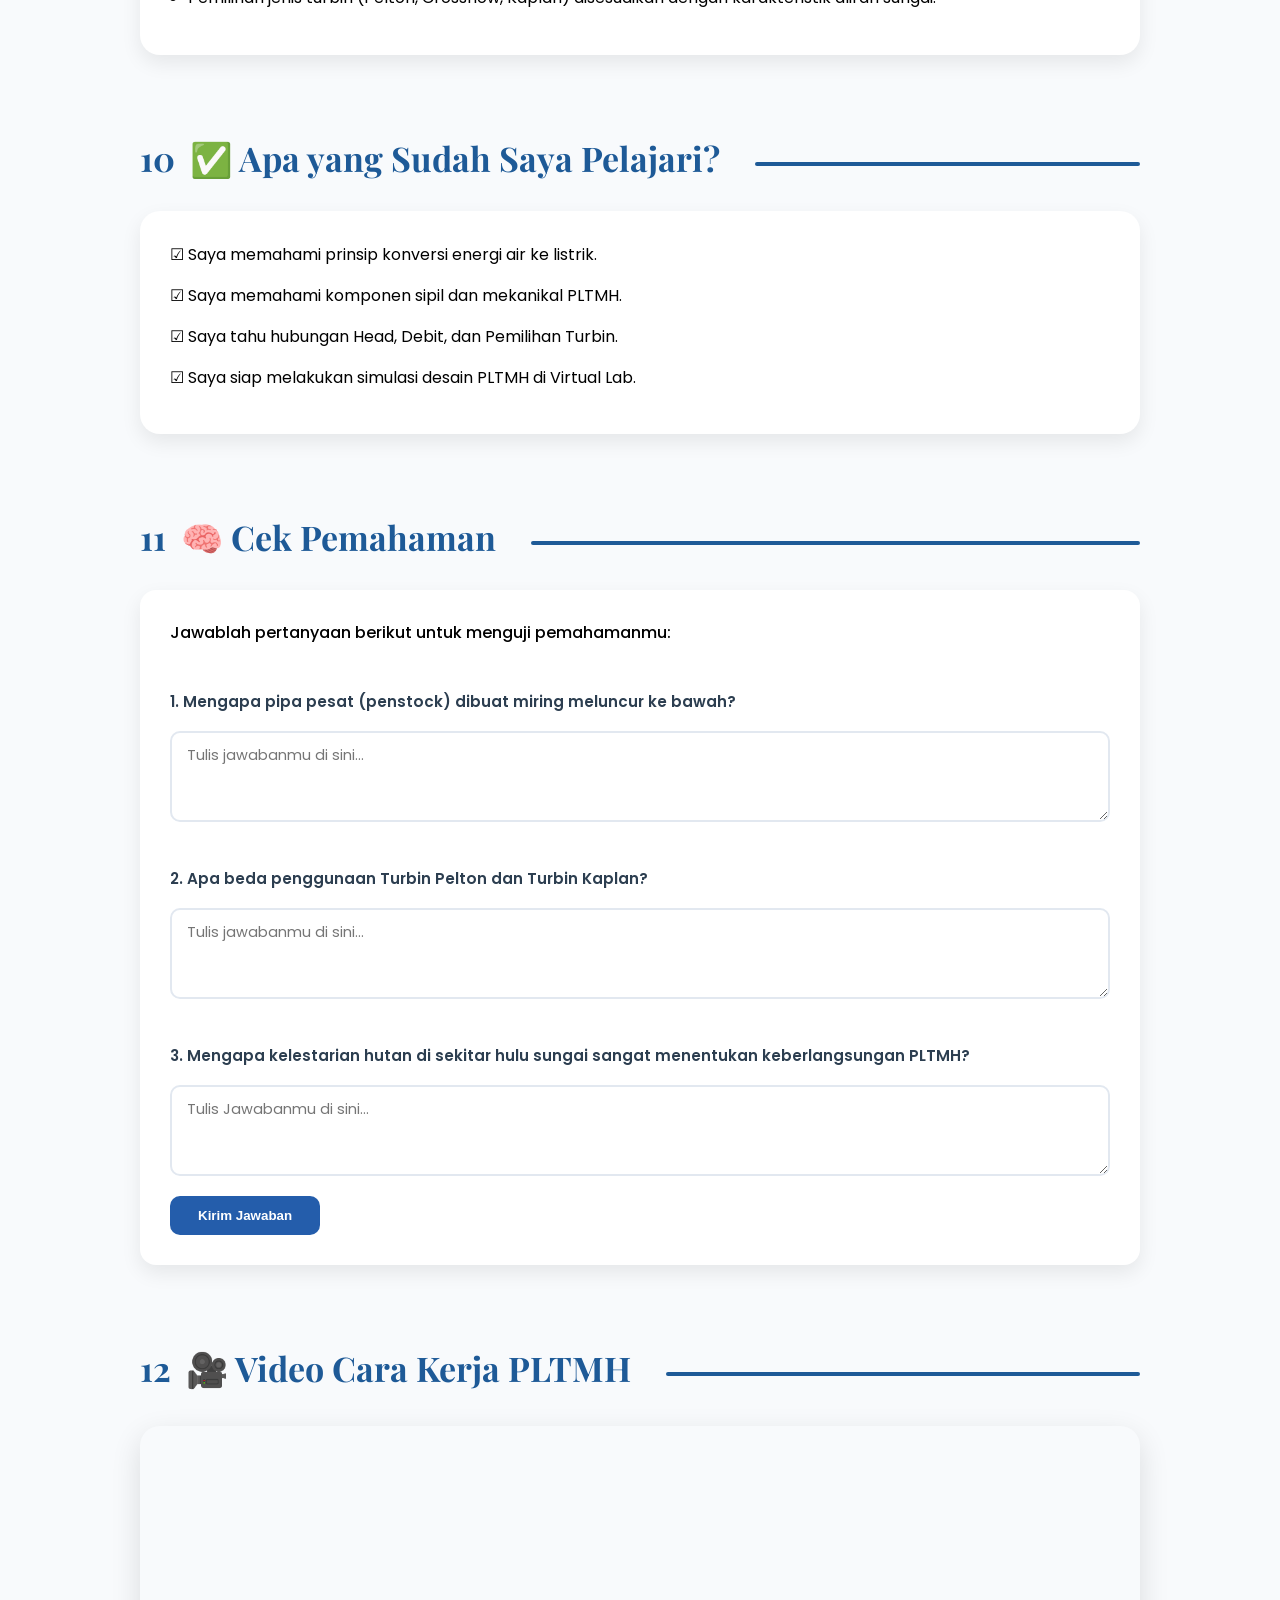
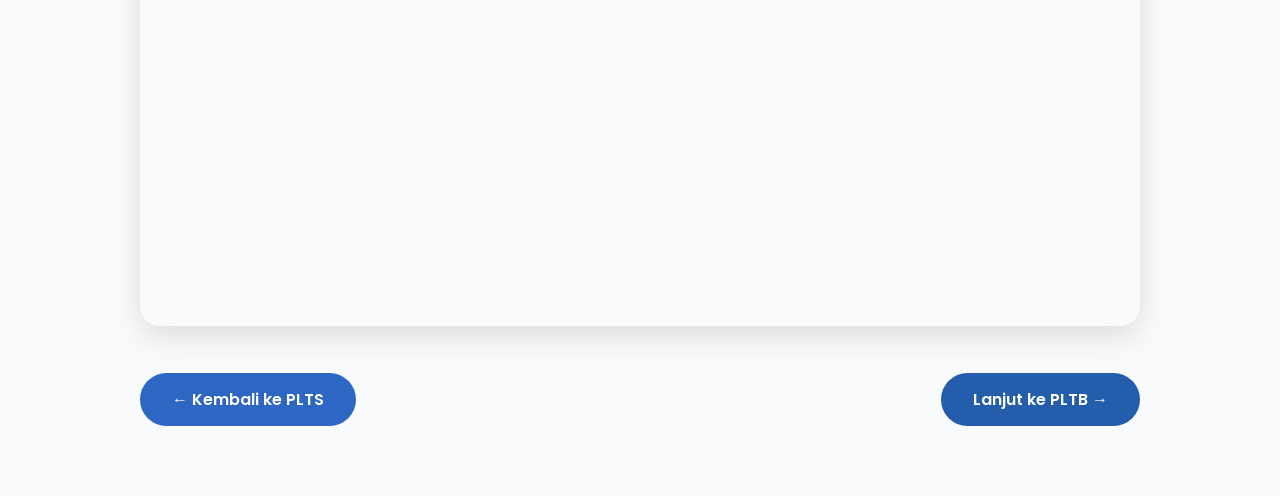
<file: pltmh.html>
<!DOCTYPE html>

<html lang="id">
<head>
<meta charset="utf-8"/>
<meta content="width=device-width, initial-scale=1.0" name="viewport"/>
<title>ENGENIX | Materi PLTMH</title>
<!-- Google Fonts -->
<link href="https://fonts.googleapis.com" rel="preconnect"/>
<link crossorigin="" href="https://fonts.gstatic.com" rel="preconnect"/>
<link href="https://fonts.googleapis.com/css2?family=Playfair+Display:wght@700&amp;family=Poppins:wght@300;400;500;600&amp;family=Plus+Jakarta+Sans:wght@400;500;600;700;800&amp;display=swap" rel="stylesheet"/>
<link href="css/style.css" rel="stylesheet"/>
</head>
<body>
<section class="material-page" style="display:block;">
<div class="material-container">
<!-- HERO MATERI PLTMH -->
<div class="material-hero-centered">
<span class="section-label" data-i18n="pltmh.001">MATERI PEMBELAJARAN</span>
<h1 data-i18n="pltmh.002">💧 Pembangkit Listrik Tenaga Mikrohidro (PLTMH)</h1>
<p class="material-intro" data-i18n="pltmh.003">
                    Pembangkit Listrik Tenaga Mikrohidro (PLTMH) adalah sistem pembangkit skala kecil yang memanfaatkan energi potensial dan kinetik aliran air (seperti sungai atau saluran irigasi). Melalui materi ini, kamu akan mempelajari prinsip kerja konversi energi air, komponen penyusun, serta parameter desainnya.
                </p>
<!-- Gambar Ilustrasi Polos -->
<div class="hero-image-wrapper">
<img alt="Ilustrasi PLTMH ENGENIX" class="plts-hero-img-large" src="images/pltmh-illusstration.png"/>
</div>
<div class="learning-outcome">
<h4 data-i18n="pltmh.004">🎯 Setelah mempelajari materi ini, kamu diharapkan mampu:</h4>
<ul>
<li data-i18n="pltmh.005">Menjelaskan prinsip konversi energi kinetik dan potensial air menjadi listrik</li>
<li data-i18n="pltmh.006">Mengidentifikasi komponen utama PLTMH (turbin, generator, penstock, dll)</li>
<li data-i18n="pltmh.007">Memahami pengaruh *head* (beda tinggi) dan debit air terhadap daya listrik</li>
<li data-i18n="pltmh.008">Menentukan parameter desain PLTMH sederhana sesuai potensi wilayah sungai</li>
</ul>
</div>
</div>
<!-- 3 CARD INFO -->
<div class="material-info">
<div class="info-card">
<span>⏱</span>
<h4 data-i18n="pltmh.009">Durasi</h4>
<p data-i18n="pltmh.010">15-20 Menit</p>
</div>
<div class="info-card">
<span>🎯</span>
<h4 data-i18n="pltmh.011">Fokus</h4>
<p data-i18n="pltmh.012">Hydro Engineering</p>
</div>
<div class="info-card">
<span>📚</span>
<h4 data-i18n="pltmh.013">Materi</h4>
<p data-i18n="pltmh.014">10 Submateri</p>
</div>
</div>
<!-- SUBMATERI 1 -->
<h3 class="material-title" data-i18n="pltmh.015">
<span class="section-number">01</span>
                Prinsip Fisika
            </h3>
<div class="principle-grid">
<div class="principle-item">
<span>⛰️</span>
<h4 data-i18n="pltmh.016">Energi Potensial Air</h4>
<p data-i18n="pltmh.017">Air yang berada pada ketinggian tertentu menyimpan energi potensial akibat gaya gravitasi.</p>
</div>
<div class="principle-item">
<span>🌊</span>
<h4 data-i18n="pltmh.018">Energi Kinetik Air</h4>
<p data-i18n="pltmh.019">Saat air meluncur turun melalui pipa meluncur (penstock), energi potensial berubah menjadi energi kinetik aliran deras.</p>
</div>
<div class="principle-item">
<span>🌀</span>
<h4 data-i18n="pltmh.020">Konversi Mekanik</h4>
<p data-i18n="pltmh.021">Hantaman aliran air memutar sudu-sudu turbin, mengubah energi kinetik air menjadi energi mekanik putaran poros.</p>
</div>
<div class="principle-item">
<span>🧲</span>
<h4 data-i18n="pltmh.022">Induksi Elektromagnetik</h4>
<p data-i18n="pltmh.023">Putaran poros memutar rotor generator untuk menghasilkan arus listrik AC sesuai hukum induksi Faraday.</p>
</div>
</div>
<!-- SUBMATERI 2 -->
<h3 class="material-title" data-i18n="pltmh.024">
<span class="section-number">02</span>
                Cara Kerja PLTMH
            </h3>
<p class="flow-description" data-i18n="pltmh.025">
                Perhatikan alur konversi energi aliran air hingga menjadi energi listrik yang siap disalurkan ke rumah warga:
            </p>
<div class="flow-container">
<div class="flow-item">
<div class="flow-box">🏞️ Aliran Sungai</div>
</div>
<div class="flow-arrow">→</div>
<div class="flow-item">
<div class="flow-box">🌊 Penstock (Pipa Pesat)</div>
</div>
<div class="flow-arrow">→</div>
<div class="flow-item">
<div class="flow-box">🌀 Turbin Air</div>
</div>
<div class="flow-arrow">→</div>
<div class="flow-item">
<div class="flow-box">⚙️ Generator Listrik</div>
</div>
<div class="flow-arrow">→</div>
<div class="flow-item">
<div class="flow-box">🏠 Jaringan Beban</div>
</div>
</div>
<div class="principle-grid">
<div class="principle-item">
<span>🏞️</span>
<h4 data-i18n="pltmh.026">1. Bendung &amp; Intake</h4>
<p data-i18n="pltmh.027">Mengarahkan sebagian aliran air sungai ke saluran pembawa tanpa merusak ekosistem sungai utama.</p>
</div>
<div class="principle-item">
<span>🌊</span>
<h4 data-i18n="pltmh.028">2. Penstock (Pipa Pesat)</h4>
<p data-i18n="pltmh.029">Pipa bertekanan yang mengalirkan air terjun ke bawah untuk melipatgandakan kecepatan dan tekanan air.</p>
</div>
<div class="principle-item">
<span>🌀</span>
<h4 data-i18n="pltmh.030">3. Turbin Air</h4>
<p data-i18n="pltmh.031">Semprotan air dari penstock mendorong runner/sudu turbin hingga berputar dengan kecepatan tinggi.</p>
</div>
<div class="principle-item">
<span>⚙️</span>
<h4 data-i18n="pltmh.032">4. Generator &amp; Kontrol</h4>
<p data-i18n="pltmh.033">Mengubah putaran turbin menjadi energi listrik AC yang frekuensi dan tegangannya distabilkan oleh controller.</p>
</div>
</div>
<div class="material-box" style="margin-top: 25px;">
<h3 data-i18n="pltmh.034">🤔 Coba Pikirkan!</h3>
<p data-i18n="pltmh.035">Mengapa dalam pembangunan PLTMH tinggi jatuhan air dan debit aliran sungai sangat menentukan kapasitas watt listrik yang dihasilkan?</p>
</div>
<!-- SUBMATERI 3 -->
<h3 class="material-title" data-i18n="pltmh.036">
<span class="section-number">03</span>
                Komponen Utama PLTMH
            </h3>
<div class="principle-grid">
<div class="principle-item">
<span>🏗️</span>
<h4 data-i18n="pltmh.037">Sipil (Intake &amp; Bak Penenang)</h4>
<p data-i18n="pltmh.038">Bangunan penangkap air dan penyaring endapan lumpur/sampah sebelum masuk ke pipa pesat.</p>
</div>
<div class="principle-item">
<span>🚀</span>
<h4 data-i18n="pltmh.039">Pipa Pesat (Penstock)</h4>
<p data-i18n="pltmh.040">Pipa baja/PVC tebal yang mengalirkan air menuju rumah pembangkit dengan tekanan tinggi.</p>
</div>
<div class="principle-item">
<span>⚙️</span>
<h4 data-i18n="pltmh.041">Turbin Air</h4>
<p data-i18n="pltmh.042">Komponen penggerak utama. Contoh jenis turbin: Pelton, Crossflow, Francis, atau Kaplan.</p>
</div>
<div class="principle-item">
<span>⚡</span>
<h4 data-i18n="pltmh.043">Generator</h4>
<p data-i18n="pltmh.044">Penghasil energi listrik sekaligus pengatur kestabilan beban agar alat elektronik warga tidak rusak.</p>
</div>
</div>
<!-- SUBMATERI 4 -->
<h3 class="material-title" data-i18n="pltmh.045">
<span class="section-number">04</span>
                Faktor yang Mempengaruhi Kinerja PLTMH
            </h3>
<div class="material-box">
<ul>
<li data-i18n="pltmh.046">📏 Beda ketinggian jatuhan air (Head/H).</li>
<li data-i18n="pltmh.047">💧 Volume/debit aliran air per detik (Debit/Q).</li>
<li data-i18n="pltmh.048">🌀 Jenis dan efisiensi turbin yang digunakan.</li>
<li data-i18n="pltmh.049">🍂 Kebersihan air dari sampah dan sedimen pasir.</li>
<li data-i18n="pltmh.050">🌧️ Musim (debit air sungai saat musim kemarau vs musim hujan).</li>
</ul>
</div>
<!-- SUBMATERI 5 -->
<h3 class="material-title" data-i18n="pltmh.051">
<span class="section-number">05</span>
                🛠 Bagaimana Engineer Merancang PLTMH?
            </h3>
<p class="material-intro" data-i18n="pltmh.052">
                Seorang engineer harus mengukur potensi sungai lokal dan menyesuaikan komponen hidrolik agar daya listrik yang dihasilkan optimal dengan biaya yang masuk akal.
            </p>
<div class="principle-grid">
<div class="principle-item">
<span>📐</span>
<h4 data-i18n="pltmh.053">Mengukur Head &amp; Debit</h4>
<p data-i18n="pltmh.054">Mengukur beda tinggi fisik lokasi dan debit air terkecil di musim kemarau.</p>
<ul class="mini-list" style="margin-top:8px; padding-left: 18px; font-size: 0.88rem; color:#555; line-height: 1.5;">
<li data-i18n="pltmh.055"><strong>Head (H):</strong> Beda tinggi tempat jatuh air, diukur menggunakan <em>waterpass</em> atau altimeter.</li>
<li data-i18n="pltmh.056"><strong>Debit (Q):</strong>Volume air per detik (m³/s), diukur dengan metode apung (float method) atau alat <em>current meter</em> di musim kemarau.</li>
</ul>
</div>
<div class="principle-item">
<span>🌀</span>
<h4 data-i18n="pltmh.057">Pemilihan Jenis Turbin</h4>
<p data-i18n="pltmh.058">Pilihan turbin disesuaikan dengan kondisi lokasi:</p>
<ul class="mini-list" style="margin-top: 10px; padding-left: 18px;">
<li data-i18n="pltmh.059"><strong>Pelton:</strong> Cocok untuk Head Tinggi &amp; Debit Kecil.</li>
<li data-i18n="pltmh.060"><strong>Crossflow / Francis:</strong> Cocok untuk Head Sedang &amp; Debit Sedang.</li>
<li data-i18n="pltmh.061"><strong>Kaplan / Propeller:</strong> Cocok untuk Head Rendah &amp; Debit Besar.</li>
</ul>
</div>
<div class="principle-item">
<span>📐</span>
<h4 data-i18n="pltmh.062">Dimensi Penstock</h4>
<p data-i18n="pltmh.063">Menentukan diameter pipa agar gesekan di dalam pipa seminimal mungkin.</p>
<ul class="mini-list" style="margin-top: 8px; padding-left: 18px; font-size: 0.88rem; color:555; line-height: 1.5;">
<li data-i18n="pltmh.064"><strong>Kecepatan Air Optimal:</strong> Diatur antara 2–4 m/s agar rugi gesekan (<em>head loss</em>) kecil.</li>
<li data-i18n="pltmh.065"><strong>Estimasi Diameter:</strong> Dihitung dari rumus kontinuitas <em>
                         Q = A × v</em> (Debit = Luas Penampang × Kecepatan).</li>
<li data-i18n="pltmh.066"><strong>Material:</strong> Memakai PVC tebal, HDPE, atau Baja tahan karat.</li>
</ul>
</div>
<div class="principle-item">
<span>💡</span>
<h4 data-i18n="pltmh.067">Rumus Potensi Daya</h4>
<p data-i18n="pltmh.068">Daya listrik teoritis dirumuskan dengan:</p>
<div style="margin-top: 10px; font-weight:700; color:#245DAB; background:#eef7ff; padding:10px; border-radius:8px; text-align:center;">
                        P = g × Q × H × η
                    </div>
<!-- Keterangan Simbol & Satuan -->
<div style="font-size: 0.88rem; color : #4a5568; line-height: 1.6; background: #fafafa; padding: 10px 14px; border-radius: 8px; border-left:3px solid #245DAB;">
<strong data-i18n="pltmh.069">Keterangan &amp; Satuan</strong>
<ul style="margin: 6px 0 0 0; padding-left: 18px; list-style-type: disc;">
<li data-i18n="pltmh.070"><strong>P</strong> = Daya listrik yang dihasilkan(Watt /kW)</li>
<li data-i18n="pltmh.071"><strong>g</strong> = Percepatan gravitasi bumi (9,81 m/s²)</li>
<li data-i18n="pltmh.072"><strong>Q</strong> = Debit aliran air (m³/s)</li>
<li data-i18n="pltmh.073"><strong>H</strong> = Head / Beda tinggi jatuhan air (m)</li>
<li data-i18n="pltmh.074"><strong>η</strong> = Efisiensi total sistem (Turbin &amp; Generator)</li>
</ul>
</div>
</div>
</div>
<!-- SUBMATERI 6 -->
<h3 class="material-title" data-i18n="pltmh.075">
<span class="section-number">06</span>
                🔄 Tahapan Engineering Design
            </h3>
<div class="flow-container">
<div class="flow-box">📊 Survei Sungai</div>
<div class="flow-arrow">→</div>
<div class="flow-box">📐 Ukur Head &amp; Debit</div>
<div class="flow-arrow">→</div>
<div class="flow-box">🌀 Pilih Jenis Turbin</div>
<div class="flow-arrow">→</div>
<div class="flow-box">✅ Simulasi Daya</div>
</div>
<div class="material-box">
<h3 data-i18n="pltmh.076">💡 Tips Engineer</h3>
<p data-i18n="pltmh.077">Selalu gunakan angka debit minimum (debit kemarau) saat merancang PLTMH. Jika memakai debit puncak musim hujan, pembangkit tidak akan bisa beroperasi saat musim kemarau karena pasokan air kurang.</p>
</div>
<div class="material-box" style="margin-top: 20px; background: #eef7ff; border-left: 5px solid #245DAB;">
<h3 data-i18n="pltmh.078">🚀 Persiapan Virtual Laboratory</h3>
<p data-i18n="pltmh.079">Setelah ini kamu akan masuk ke laboratorium virtual untuk merancang PLTMH berdasarkan data profil sungai di pedesaan. Terapkan prinsip penyesuaian jenis turbin dan Head air!</p>
</div>
<!-- SUBMATERI 7 -->
<h3 class="material-title" data-i18n="pltmh.080">
<span class="section-number">07</span>
                Keunggulan &amp; Tantangan PLTMH
            </h3>
<div class="material-grid">
<div class="material-box">
<h3 data-i18n="pltmh.081">✅ Kelebihan</h3>
<ul>
<li data-i18n="pltmh.082">Dapat beroperasi 24 jam nonstop (berbeda dari surya/angin).</li>
<li data-i18n="pltmh.083">Ramah lingkungan dan tidak mencemari air.</li>
<li data-i18n="pltmh.084">Biaya operasional harian relatif murah.</li>
<li data-i18n="pltmh.085">Mendorong warga menjaga kelestarian hutan/hulu sungai.</li>
</ul>
</div>
<div class="material-box">
<h3 data-i18n="pltmh.086">❌ Kekurangan</h3>
<ul>
<li data-i18n="pltmh.087">Sangat bergantung pada lokasi geografis (harus ada sungai/pancuran).</li>
<li data-i18n="pltmh.088">Debit air terpengaruh musim.</li>
<li data-i18n="pltmh.089">Investasi awal pembuatan bangunan sipil cukup besar.</li>
</ul>
</div>
</div>
<!-- SUBMATERI 8 -->
<h3 class="material-title" data-i18n="pltmh.090">
<span class="section-number">08</span>
                💡 Tahukah Kamu?
            </h3>
<div class="material-box">
<ul>
<li data-i18n="pltmh.091">PLTMH menghasilkan daya antara 5 kW hingga 100 kW, sangat pas untuk melayani listrik 1 desa terpencil.</li>
<li data-i18n="pltmh.092">Indonesia memiliki ribuan potensi sungai kecil di wilayah pegunungan yang belum terjamah listrik PLN.</li>
</ul>
</div>
<!-- SUBMATERI 9 -->
<h3 class="material-title" data-i18n="pltmh.093">
<span class="section-number">09</span>
                📝 Ringkasan Materi
            </h3>
<div class="material-box">
<ul class="mini-list" style="padding-left: 18px;">
<li data-i18n="pltmh.094">PLTMH mengubah energi potensial &amp; kinetik air menjadi energi mekanik turbin dan energi listrik generator.</li>
<li data-i18n="pltmh.095">Daya yang dihasilkan sangat bergantung pada beda tinggi dan Debit (volume air).</li>
<li data-i18n="pltmh.096">Pemilihan jenis turbin (Pelton, Crossflow, Kaplan) disesuaikan dengan karakteristik aliran sungai.</li>
</ul>
</div>
<!-- SUBMATERI 10 -->
<h3 class="material-title" data-i18n="pltmh.097">
<span class="section-number">10</span>
                ✅ Apa yang Sudah Saya Pelajari?
            </h3>
<div class="material-box">
<ul class="mini-list" style="list-style: none; padding-left: 0;">
<li data-i18n="pltmh.098">☑ Saya memahami prinsip konversi energi air ke listrik.</li>
<li data-i18n="pltmh.099">☑ Saya memahami komponen sipil dan mekanikal PLTMH.</li>
<li data-i18n="pltmh.100">☑ Saya tahu hubungan Head, Debit, dan Pemilihan Turbin.</li>
<li data-i18n="pltmh.101">☑ Saya siap melakukan simulasi desain PLTMH di Virtual Lab.</li>
</ul>
</div>
<!-- SUBMATERI 11 -->
<h3 class="material-title" data-i18n="pltmh.102">
<span class="section-number">11</span>
                🧠 Cek Pemahaman
            </h3>
<div class="material-box quiz-container">
<p data-i18n="pltmh.103" style="margin-bottom: 20px; font-weight:500;">Jawablah pertanyaan berikut untuk menguji pemahamanmu:</p>
<form id="quizFormPLTMH" onsubmit="event.preventDefault(); alert('Jawaban PLTMH berhasil disimpan!')">
<div class="quiz-item">
<label data-i18n="pltmh.104">1. Mengapa pipa pesat (penstock) dibuat miring meluncur ke bawah?</label>
<textarea class="quiz-input" placeholder="Tulis jawabanmu di sini..." rows="3"></textarea>
</div>
<div class="quiz-item">
<label data-i18n="pltmh.105">2. Apa beda penggunaan Turbin Pelton dan Turbin Kaplan?</label>
<textarea class="quiz-input" placeholder="Tulis jawabanmu di sini..." rows="3"></textarea>
</div>
<div class="quiz-item">
<label data-i18n="pltmh.106">3. Mengapa kelestarian hutan di sekitar hulu sungai sangat menentukan keberlangsungan PLTMH?</label>
<textarea class="quiz-input" placeholder="Tulis Jawabanmu di sini..." rows="3"></textarea>
</div>
<button class="submit-quiz-btn" data-i18n="pltmh.107" type="submit">Kirim Jawaban</button>
</form>
</div>
<!-- SUBMATERI 12 -->
<h3 class="material-title" data-i18n="pltmh.108">
<span class="section-number">12</span>
                🎥 Video Cara Kerja PLTMH
            </h3>
<div class="video-container">
<iframe allow="accelerometer; autoplay; clipboard-write; encrypted-media; gyroscope; picture-in-picture" allowfullscreen="" frameborder="0" height="500" src="https://www.youtube.com/embed/T-8f6fLF_Ao" title="Cara Kerja PLTMH" width="100%"></iframe>
</div>
<div class="material-navigation" style="display: flex; justify-content: space-between; margin-top: 40px;">
<a class="physics-btn" data-i18n="pltmh.109" href="plts.html">← Kembali ke PLTS</a>
<a class="physics-btn" data-i18n="pltmh.110" href="pltb.html" style="background: #245DAB;">Lanjut ke PLTB →</a>
</div>
</div>
</section>
<script src="js/i18n-data.js"></script>
<script src="js/i18n.js"></script>
</body>
</html>
</file>
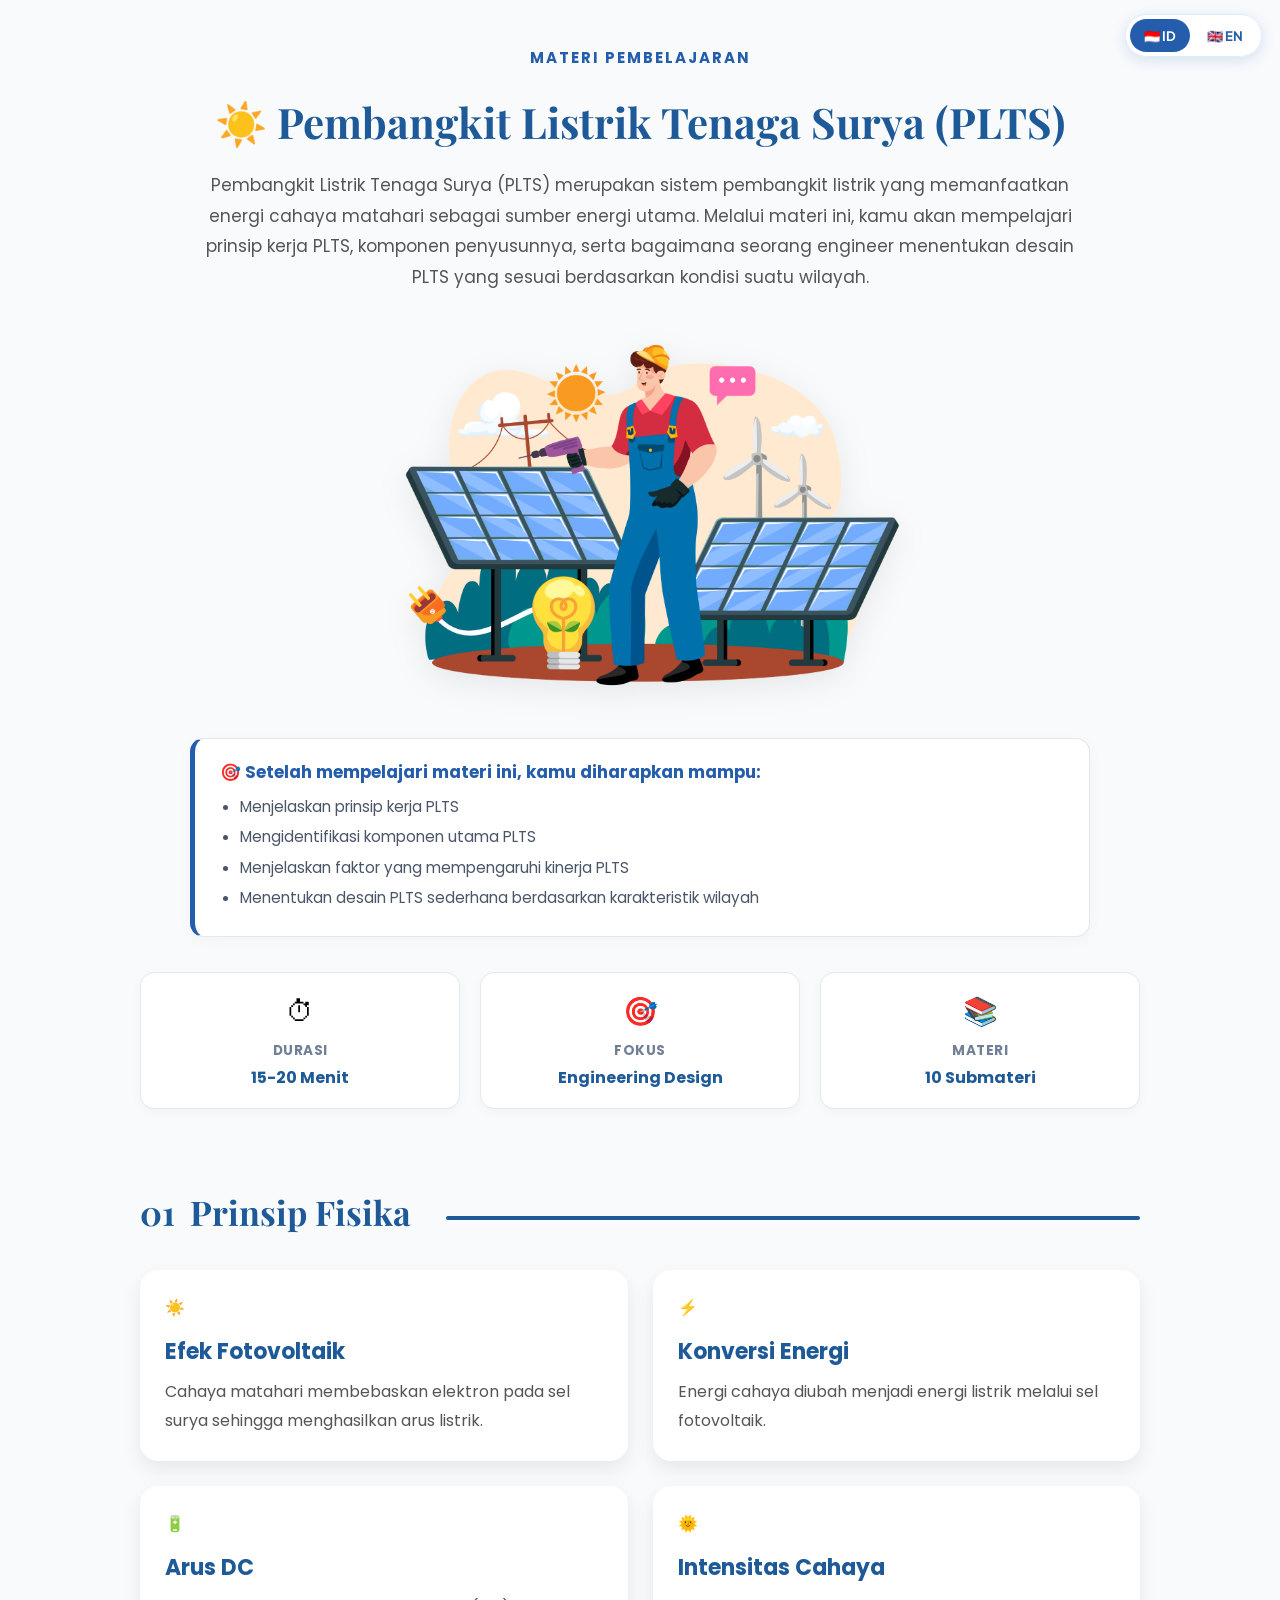
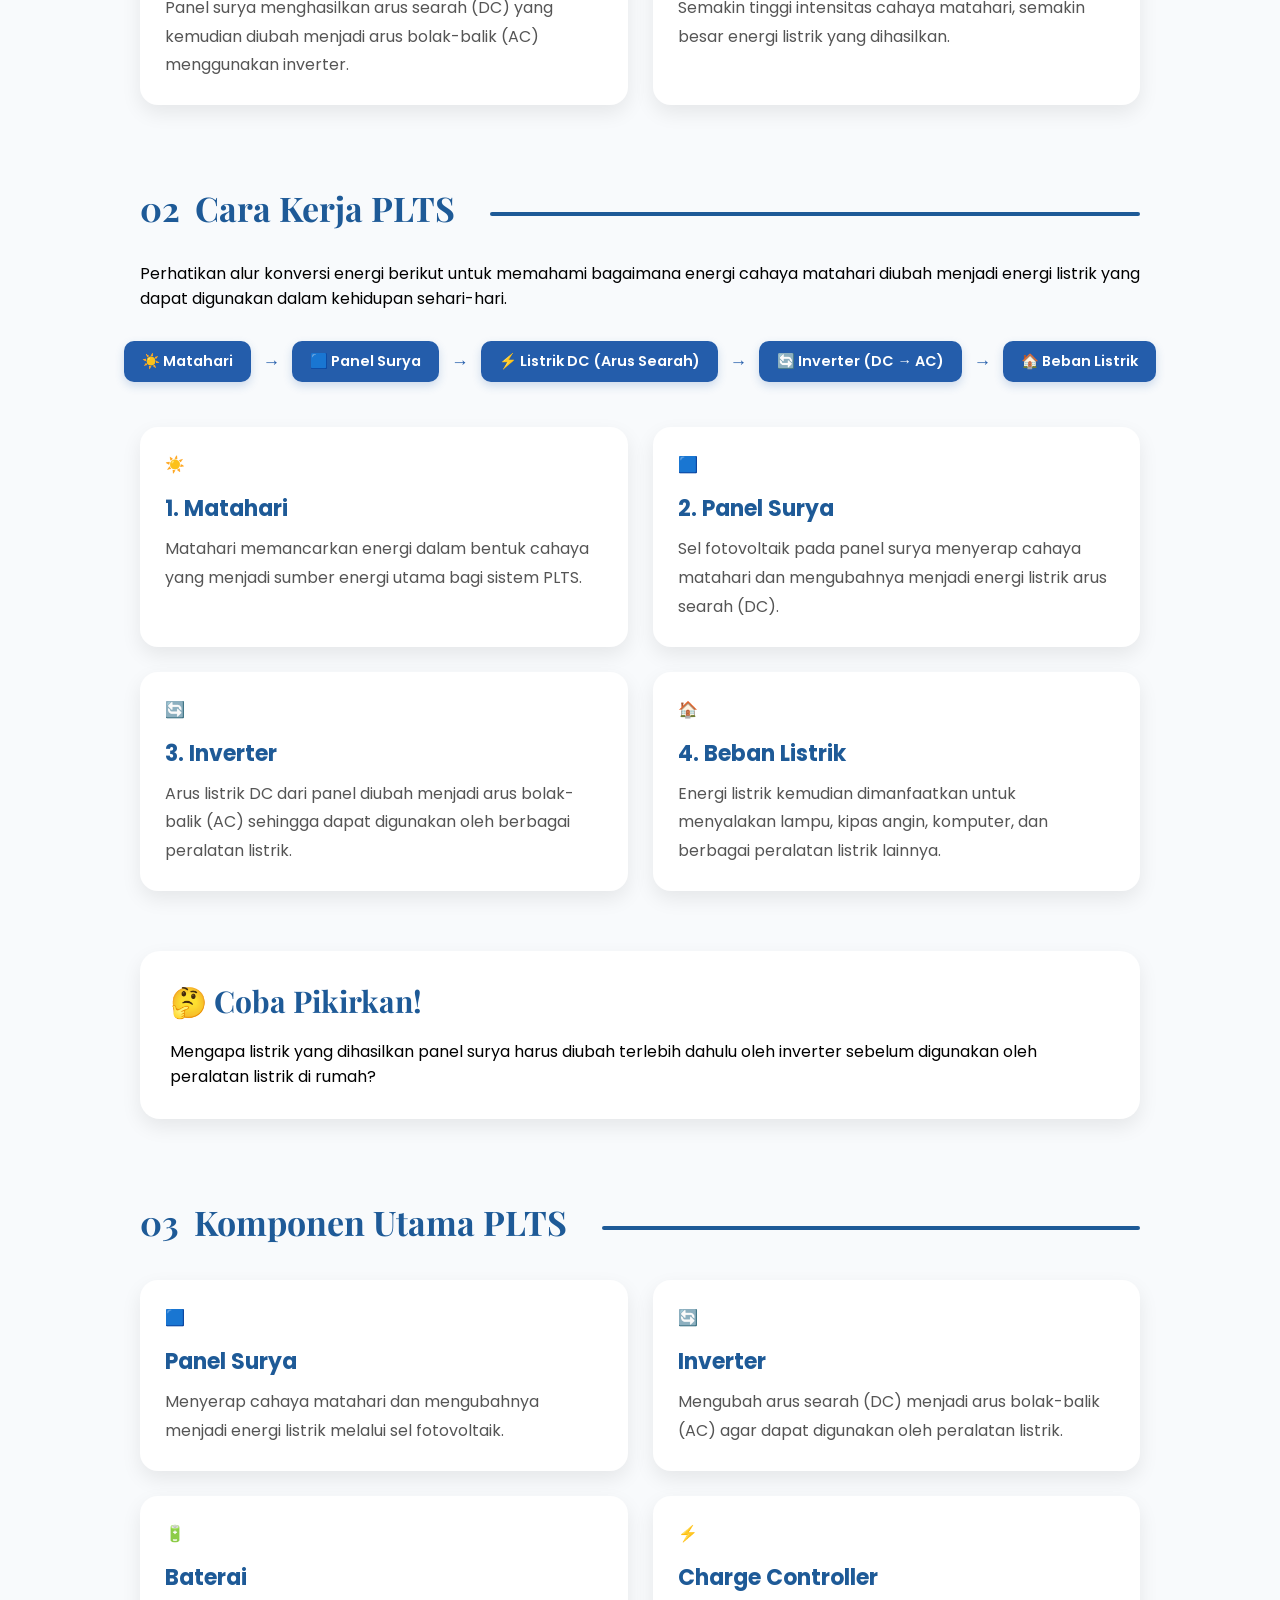
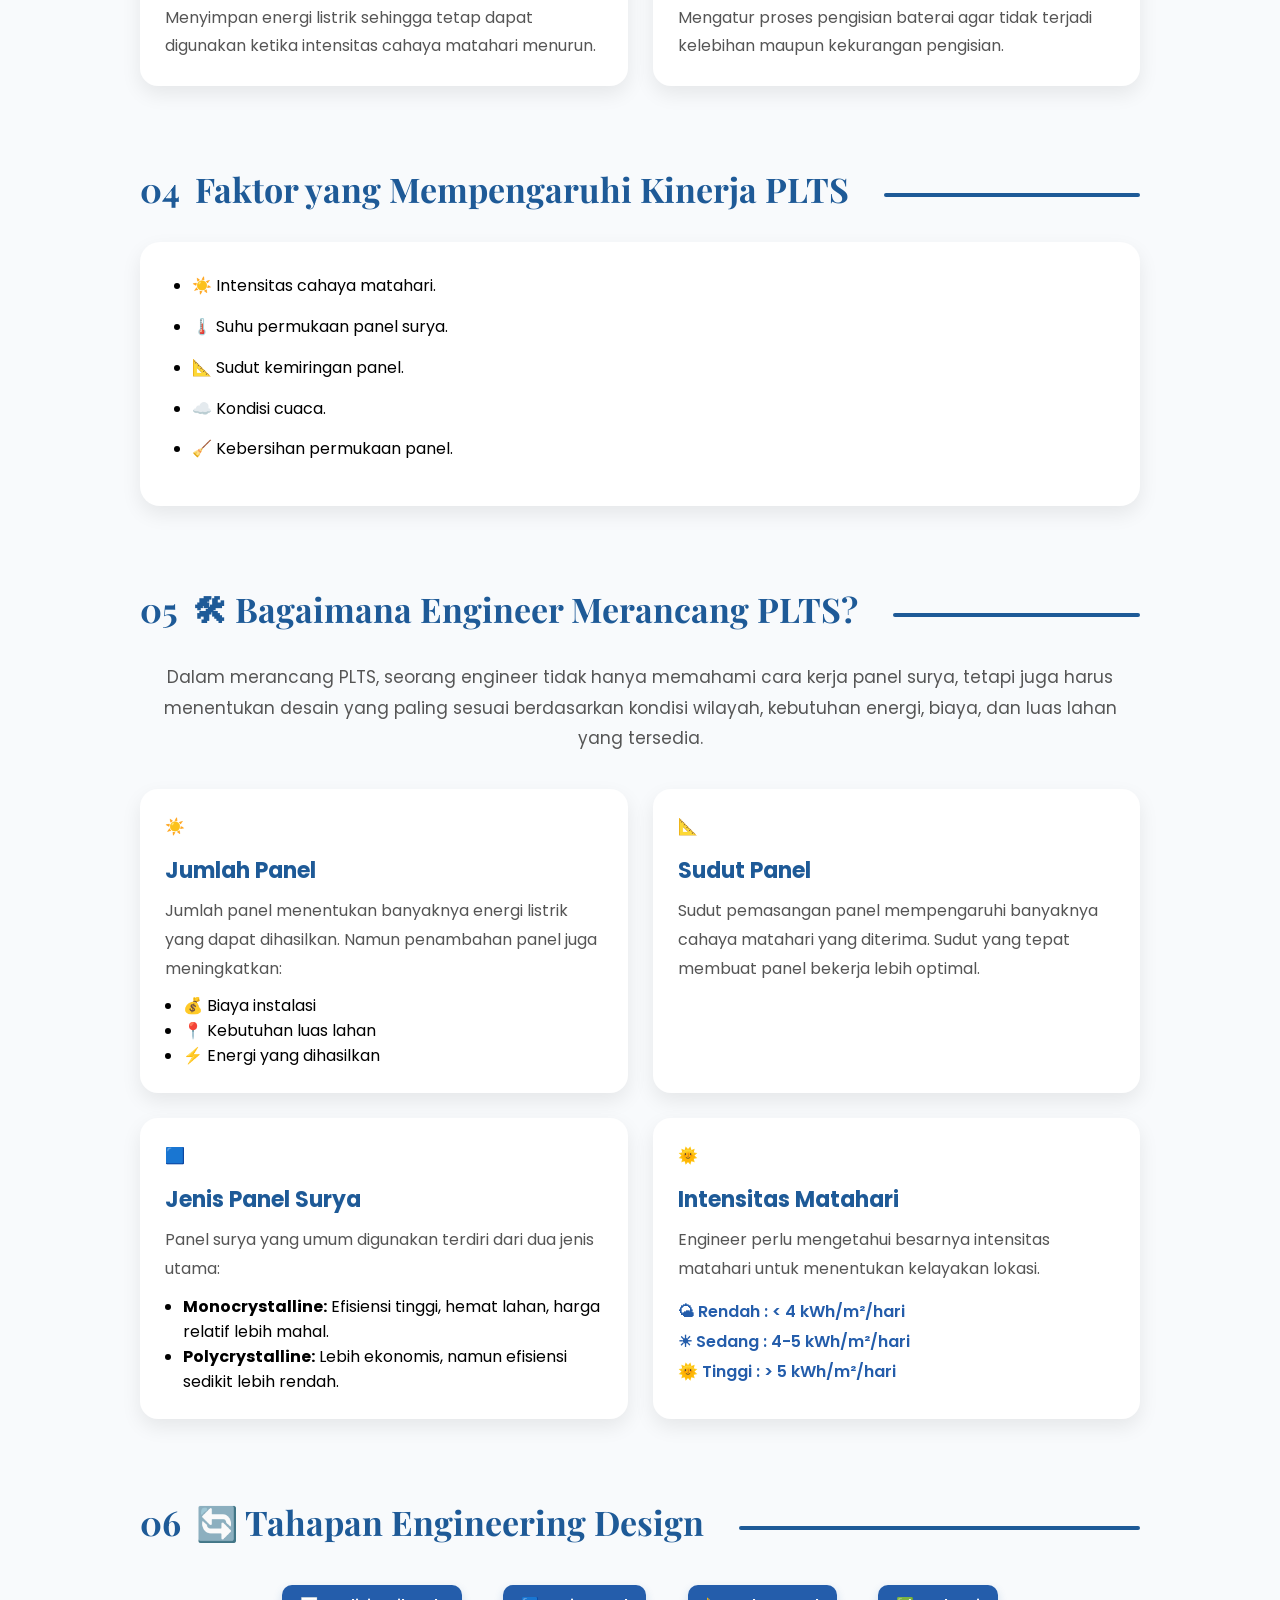
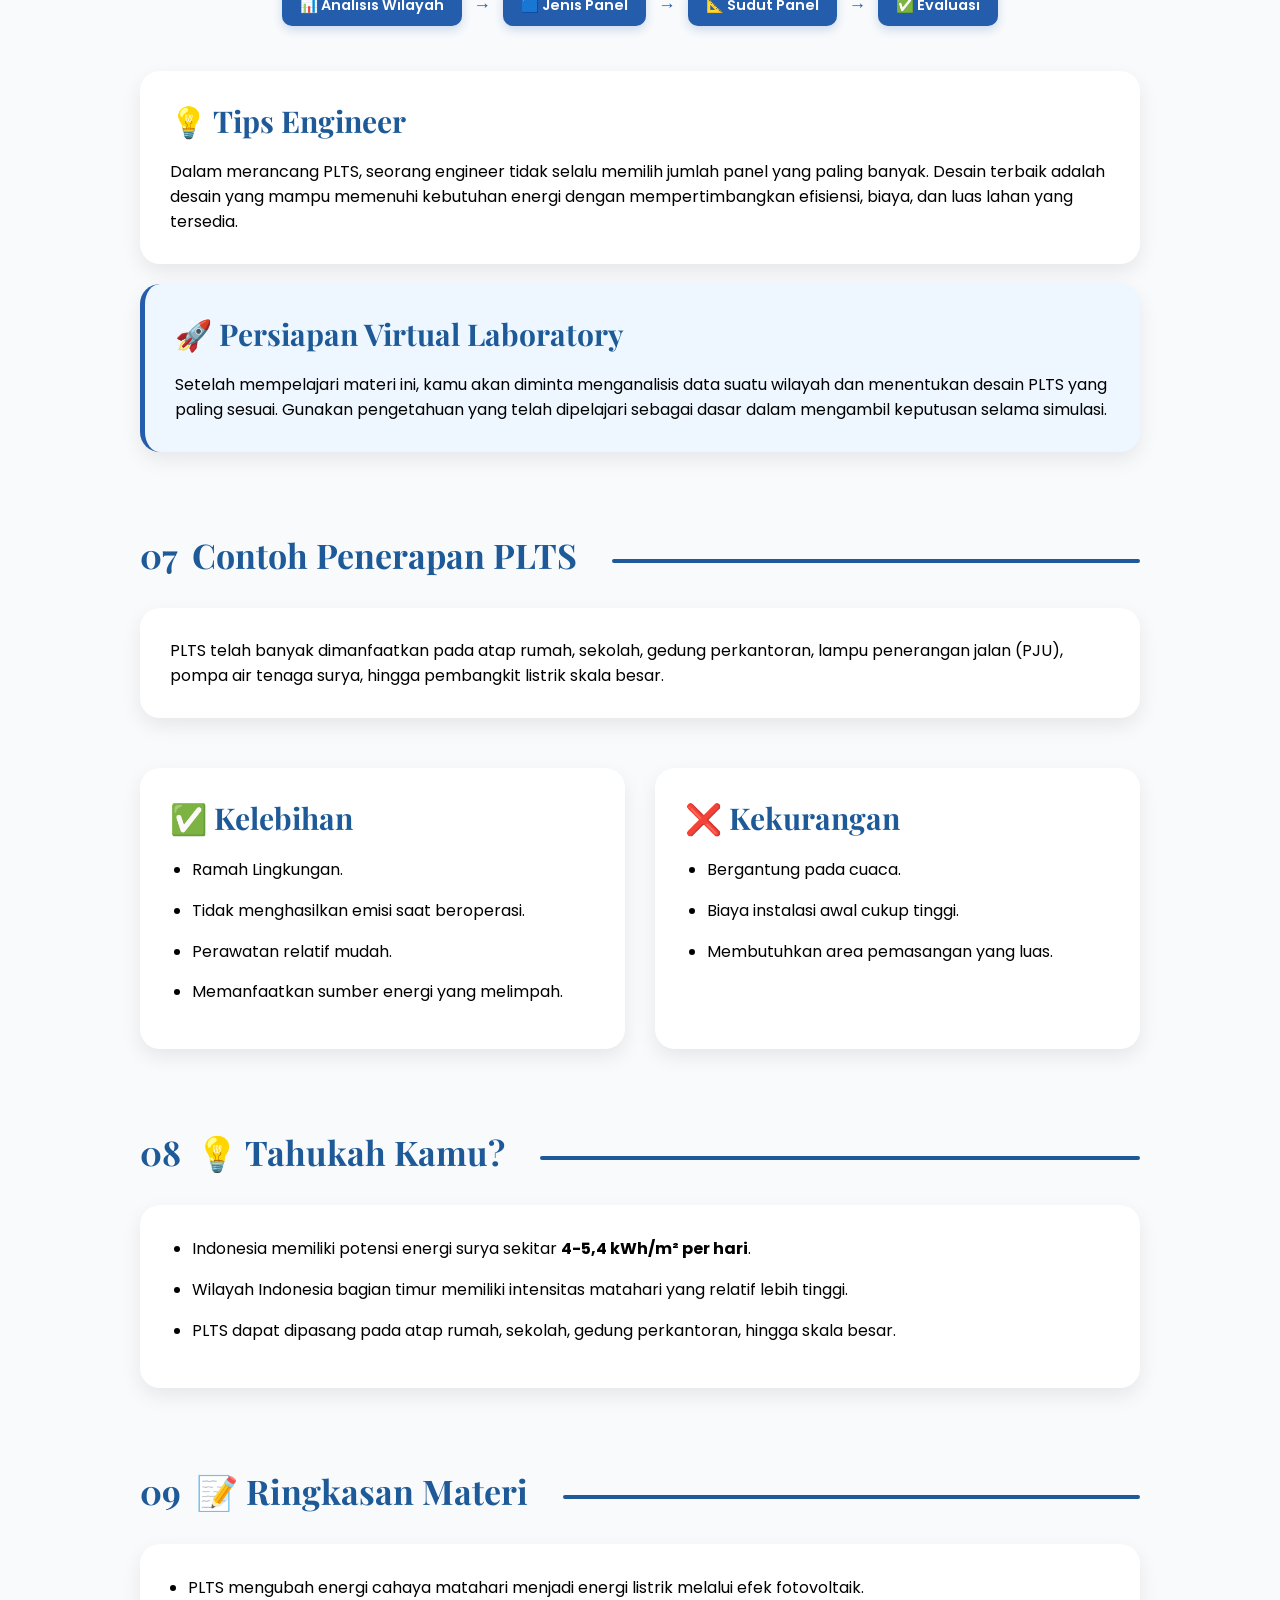
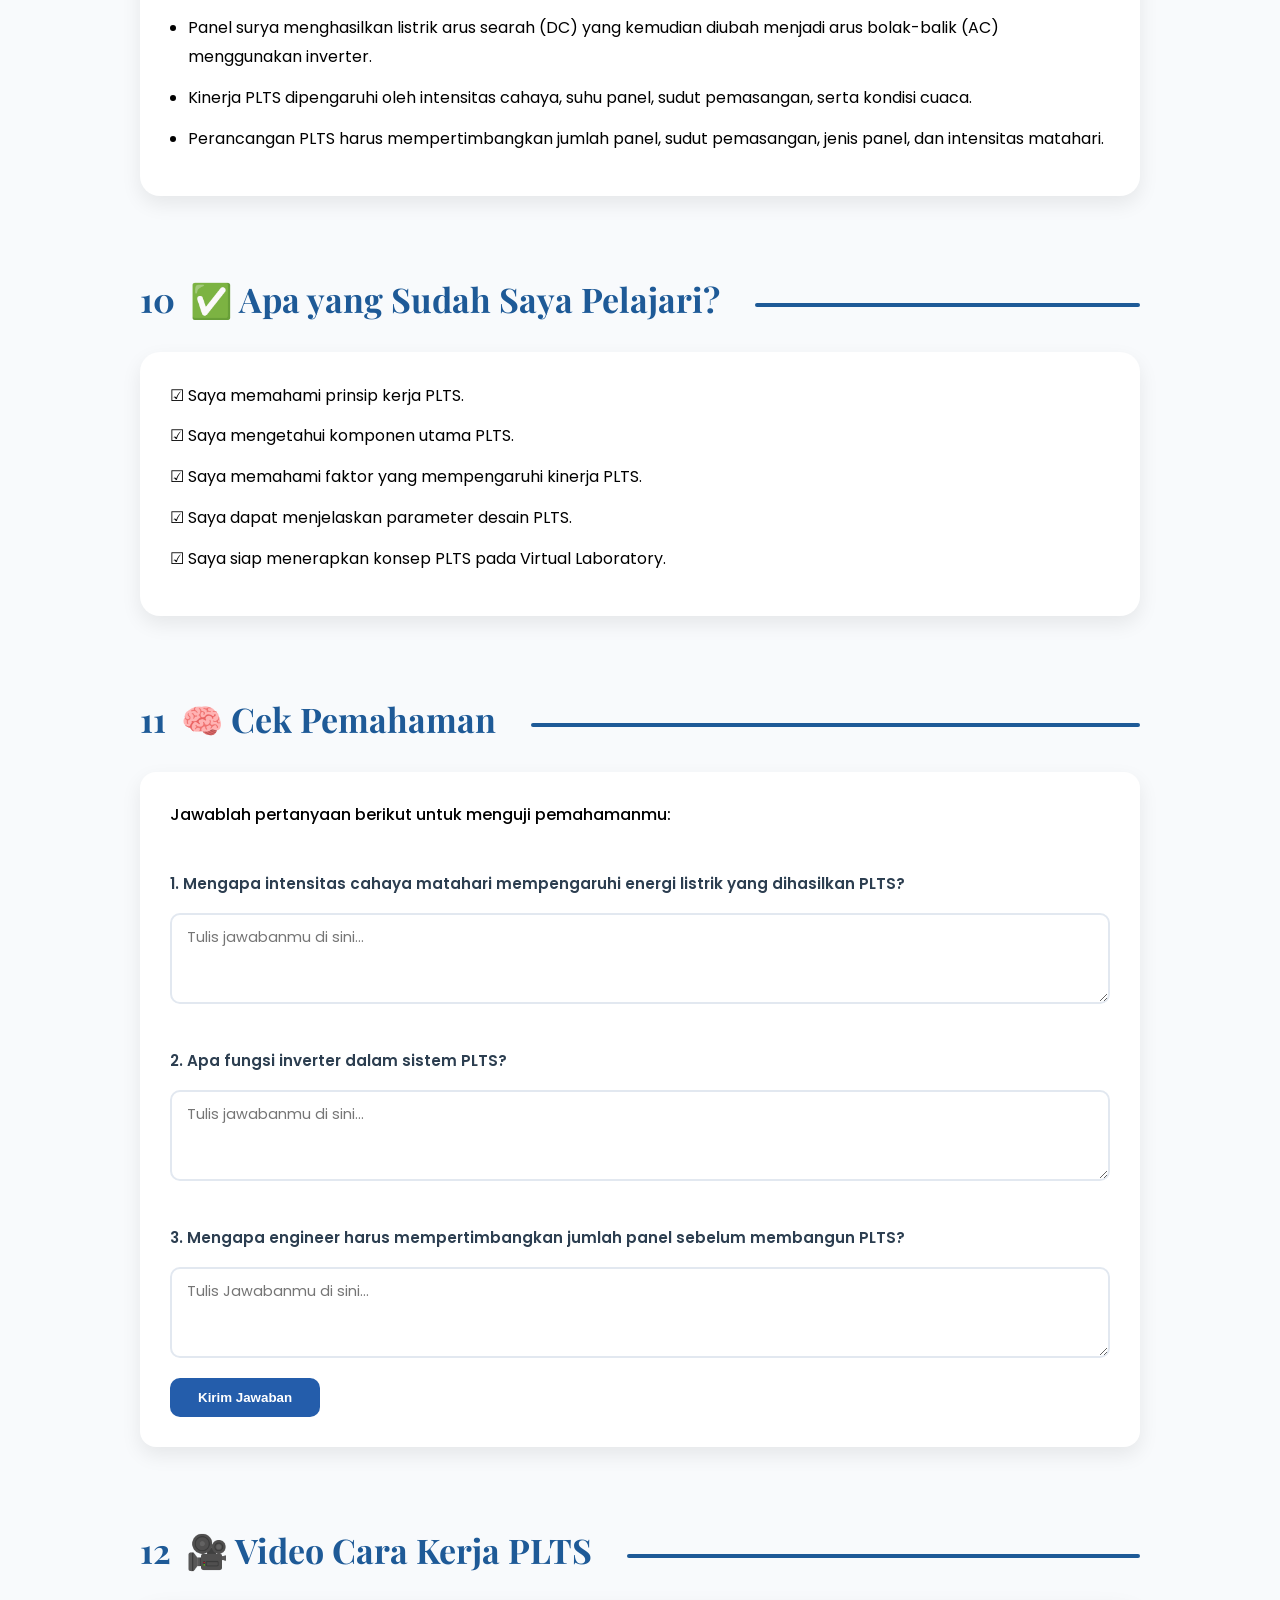
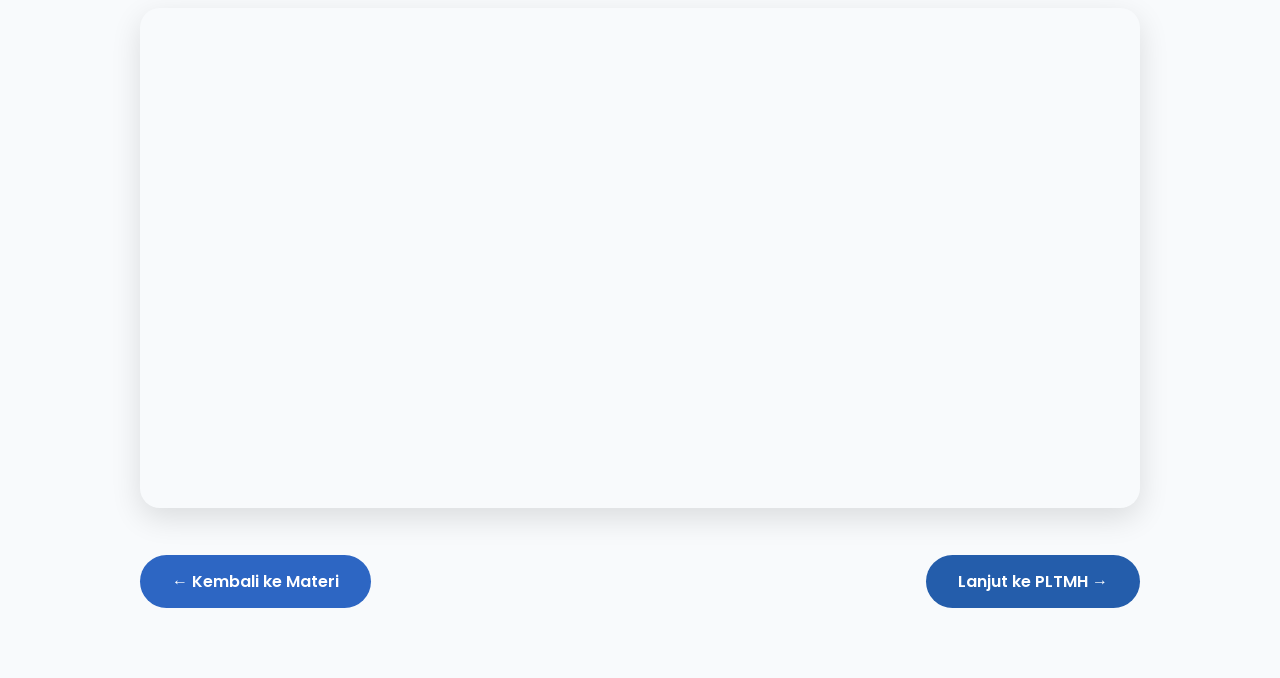
<file: plts.html>
<!DOCTYPE html>

<html lang="id">
<head>
<meta charset="utf-8"/>
<meta content="width=device-width, initial-scale=1.0" name="viewport"/>
<title>ENGENIX | Materi PLTS</title>
<!-- Google Fonts -->
<link href="https://fonts.googleapis.com" rel="preconnect"/>
<link crossorigin="" href="https://fonts.gstatic.com" rel="preconnect"/>
<link href="https://fonts.googleapis.com/css2?family=Playfair+Display:wght@700&amp;family=Poppins:wght@300;400;500;600&amp;family=Plus+Jakarta+Sans:wght@400;500;600;700;800&amp;display=swap" rel="stylesheet"/>
<link href="css/style.css" rel="stylesheet"/>
</head>
<body>
<section class="material-page" style="display:block;">
<div class="material-container">
<!-- HERO MATERI PLTS -->
<div class="material-hero-centered">
<span class="section-label" data-i18n="plts.001">MATERI PEMBELAJARAN</span>
<h1 data-i18n="plts.002">☀️ Pembangkit Listrik Tenaga Surya (PLTS)</h1>
<p class="material-intro" data-i18n="plts.003">
                    Pembangkit Listrik Tenaga Surya (PLTS) merupakan sistem pembangkit listrik yang memanfaatkan energi cahaya matahari sebagai sumber energi utama. Melalui materi ini, kamu akan mempelajari prinsip kerja PLTS, komponen penyusunnya, serta bagaimana seorang engineer menentukan desain PLTS yang sesuai berdasarkan kondisi suatu wilayah.
                </p>
<!-- Gambar Ilustrasi -->
<div class="hero-image-wrapper">
<img alt="Ilustrasi PLTS ENGENIX" class="plts-hero-img-large" src="images/plts-illustration.png"/>
</div>
<div class="learning-outcome">
<h4 data-i18n="plts.004">🎯 Setelah mempelajari materi ini, kamu diharapkan mampu:</h4>
<ul>
<li data-i18n="plts.005">Menjelaskan prinsip kerja PLTS</li>
<li data-i18n="plts.006">Mengidentifikasi komponen utama PLTS</li>
<li data-i18n="plts.007">Menjelaskan faktor yang mempengaruhi kinerja PLTS</li>
<li data-i18n="plts.008">Menentukan desain PLTS sederhana berdasarkan karakteristik wilayah</li>
</ul>
</div>
</div>
<!-- 3 CARD INFO -->
<div class="material-info">
<div class="info-card">
<span>⏱</span>
<h4 data-i18n="plts.009">Durasi</h4>
<p data-i18n="plts.010">15-20 Menit</p>
</div>
<div class="info-card">
<span>🎯</span>
<h4 data-i18n="plts.011">Fokus</h4>
<p data-i18n="plts.012">Engineering Design</p>
</div>
<div class="info-card">
<span>📚</span>
<h4 data-i18n="plts.013">Materi</h4>
<p data-i18n="plts.014">10 Submateri</p>
</div>
</div>
<!-- SUBMATERI 1 -->
<h3 class="material-title" data-i18n="plts.015">
<span class="section-number">01</span>
                Prinsip Fisika
            </h3>
<div class="principle-grid">
<div class="principle-item">
<span>☀️</span>
<h4 data-i18n="plts.016">Efek Fotovoltaik</h4>
<p data-i18n="plts.017">Cahaya matahari membebaskan elektron pada sel surya sehingga menghasilkan arus listrik.</p>
</div>
<div class="principle-item">
<span>⚡</span>
<h4 data-i18n="plts.018">Konversi Energi</h4>
<p data-i18n="plts.019">Energi cahaya diubah menjadi energi listrik melalui sel fotovoltaik.</p>
</div>
<div class="principle-item">
<span>🔋</span>
<h4 data-i18n="plts.020">Arus DC</h4>
<p data-i18n="plts.021">Panel surya menghasilkan arus searah (DC) yang kemudian diubah menjadi arus bolak-balik (AC) menggunakan inverter.</p>
</div>
<div class="principle-item">
<span>🌞</span>
<h4 data-i18n="plts.022">Intensitas Cahaya</h4>
<p data-i18n="plts.023">Semakin tinggi intensitas cahaya matahari, semakin besar energi listrik yang dihasilkan.</p>
</div>
</div>
<!-- SUBMATERI 2 -->
<h3 class="material-title" data-i18n="plts.024">
<span class="section-number">02</span>
                Cara Kerja PLTS
            </h3>
<p class="flow-description" data-i18n="plts.025">
                Perhatikan alur konversi energi berikut untuk memahami bagaimana energi cahaya matahari diubah menjadi energi listrik yang dapat digunakan dalam kehidupan sehari-hari.
            </p>
<div class="flow-container">
<div class="flow-item">
<div class="flow-box">☀️ Matahari</div>
</div>
<div class="flow-arrow">→</div>
<div class="flow-item">
<div class="flow-box">🟦 Panel Surya</div>
</div>
<div class="flow-arrow">→</div>
<div class="flow-item">
<div class="flow-box">⚡ Listrik DC (Arus Searah)</div>
</div>
<div class="flow-arrow">→</div>
<div class="flow-item">
<div class="flow-box">🔄 Inverter (DC → AC)</div>
</div>
<div class="flow-arrow">→</div>
<div class="flow-item">
<div class="flow-box">🏠 Beban Listrik</div>
</div>
</div>
<div class="principle-grid">
<div class="principle-item">
<span>☀️</span>
<h4 data-i18n="plts.026">1. Matahari</h4>
<p data-i18n="plts.027">Matahari memancarkan energi dalam bentuk cahaya yang menjadi sumber energi utama bagi sistem PLTS.</p>
</div>
<div class="principle-item">
<span>🟦</span>
<h4 data-i18n="plts.028">2. Panel Surya</h4>
<p data-i18n="plts.029">Sel fotovoltaik pada panel surya menyerap cahaya matahari dan mengubahnya menjadi energi listrik arus searah (DC).</p>
</div>
<div class="principle-item">
<span>🔄</span>
<h4 data-i18n="plts.030">3. Inverter</h4>
<p data-i18n="plts.031">Arus listrik DC dari panel diubah menjadi arus bolak-balik (AC) sehingga dapat digunakan oleh berbagai peralatan listrik.</p>
</div>
<div class="principle-item">
<span>🏠</span>
<h4 data-i18n="plts.032">4. Beban Listrik</h4>
<p data-i18n="plts.033">Energi listrik kemudian dimanfaatkan untuk menyalakan lampu, kipas angin, komputer, dan berbagai peralatan listrik lainnya.</p>
</div>
</div>
<div class="material-box" style="margin-top: 25px;">
<h3 data-i18n="plts.034">🤔 Coba Pikirkan!</h3>
<p data-i18n="plts.035">Mengapa listrik yang dihasilkan panel surya harus diubah terlebih dahulu oleh inverter sebelum digunakan oleh peralatan listrik di rumah?</p>
</div>
<!-- SUBMATERI 3 -->
<h3 class="material-title" data-i18n="plts.036">
<span class="section-number">03</span>
                Komponen Utama PLTS
            </h3>
<div class="principle-grid">
<div class="principle-item">
<span>🟦</span>
<h4 data-i18n="plts.037">Panel Surya</h4>
<p data-i18n="plts.038">Menyerap cahaya matahari dan mengubahnya menjadi energi listrik melalui sel fotovoltaik.</p>
</div>
<div class="principle-item">
<span>🔄</span>
<h4 data-i18n="plts.039">Inverter</h4>
<p data-i18n="plts.040">Mengubah arus searah (DC) menjadi arus bolak-balik (AC) agar dapat digunakan oleh peralatan listrik.</p>
</div>
<div class="principle-item">
<span>🔋</span>
<h4 data-i18n="plts.041">Baterai</h4>
<p data-i18n="plts.042">Menyimpan energi listrik sehingga tetap dapat digunakan ketika intensitas cahaya matahari menurun.</p>
</div>
<div class="principle-item">
<span>⚡</span>
<h4 data-i18n="plts.043">Charge Controller</h4>
<p data-i18n="plts.044">Mengatur proses pengisian baterai agar tidak terjadi kelebihan maupun kekurangan pengisian.</p>
</div>
</div>
<!-- SUBMATERI 4 -->
<h3 class="material-title" data-i18n="plts.045">
<span class="section-number">04</span>
                Faktor yang Mempengaruhi Kinerja PLTS
            </h3>
<div class="material-box">
<ul>
<li data-i18n="plts.046">☀️ Intensitas cahaya matahari.</li>
<li data-i18n="plts.047">🌡️ Suhu permukaan panel surya.</li>
<li data-i18n="plts.048">📐 Sudut kemiringan panel.</li>
<li data-i18n="plts.049">☁️ Kondisi cuaca.</li>
<li data-i18n="plts.050">🧹 Kebersihan permukaan panel.</li>
</ul>
</div>
<!-- SUBMATERI 5 -->
<h3 class="material-title" data-i18n="plts.051">
<span class="section-number">05</span>
                🛠 Bagaimana Engineer Merancang PLTS?
            </h3>
<p class="material-intro" data-i18n="plts.052">
                Dalam merancang PLTS, seorang engineer tidak hanya memahami cara kerja panel surya, tetapi juga harus menentukan desain yang paling sesuai berdasarkan kondisi wilayah, kebutuhan energi, biaya, dan luas lahan yang tersedia.
            </p>
<div class="principle-grid">
<div class="principle-item">
<span>☀️</span>
<h4 data-i18n="plts.053">Jumlah Panel</h4>
<p data-i18n="plts.054">Jumlah panel menentukan banyaknya energi listrik yang dapat dihasilkan. Namun penambahan panel juga meningkatkan:</p>
<ul class="mini-list" style="margin-top: 10px; padding-left: 18px;">
<li data-i18n="plts.055">💰 Biaya instalasi</li>
<li data-i18n="plts.056">📍 Kebutuhan luas lahan</li>
<li data-i18n="plts.057">⚡ Energi yang dihasilkan</li>
</ul>
</div>
<div class="principle-item">
<span>📐</span>
<h4 data-i18n="plts.058">Sudut Panel</h4>
<p data-i18n="plts.059">Sudut pemasangan panel mempengaruhi banyaknya cahaya matahari yang diterima. Sudut yang tepat membuat panel bekerja lebih optimal.</p>
</div>
<div class="principle-item">
<span>🟦</span>
<h4 data-i18n="plts.060">Jenis Panel Surya</h4>
<p data-i18n="plts.061">Panel surya yang umum digunakan terdiri dari dua jenis utama:</p>
<ul class="mini-list" style="margin-top: 10px; padding-left: 18px;">
<li data-i18n="plts.062"><strong>Monocrystalline:</strong> Efisiensi tinggi, hemat lahan, harga relatif lebih mahal.</li>
<li data-i18n="plts.063"><strong>Polycrystalline:</strong> Lebih ekonomis, namun efisiensi sedikit lebih rendah.</li>
</ul>
</div>
<div class="principle-item">
<span>🌞</span>
<h4 data-i18n="plts.064">Intensitas Matahari</h4>
<p data-i18n="plts.065">Engineer perlu mengetahui besarnya intensitas matahari untuk menentukan kelayakan lokasi.</p>
<div class="intensity-level" style="margin-top: 15px; display: flex; flex-direction: column; gap: 5px; font-weight: 600; color: #245DAB;">
<span data-i18n="plts.066">🌤 Rendah : &lt; 4 kWh/m²/hari</span>
<span data-i18n="plts.067">☀ Sedang : 4-5 kWh/m²/hari</span>
<span data-i18n="plts.068">🌞 Tinggi : &gt; 5 kWh/m²/hari</span>
</div>
</div>
</div>
<!-- SUBMATERI 6 -->
<h3 class="material-title" data-i18n="plts.069">
<span class="section-number">06</span>
                🔄 Tahapan Engineering Design
            </h3>
<div class="flow-container">
<div class="flow-box">📊 Analisis Wilayah</div>
<div class="flow-arrow">→</div>
<div class="flow-box">🟦 Jenis Panel</div>
<div class="flow-arrow">→</div>
<div class="flow-box">📐 Sudut Panel</div>
<div class="flow-arrow">→</div>
<div class="flow-box">✅ Evaluasi</div>
</div>
<div class="material-box">
<h3 data-i18n="plts.070">💡 Tips Engineer</h3>
<p data-i18n="plts.071">Dalam merancang PLTS, seorang engineer tidak selalu memilih jumlah panel yang paling banyak. Desain terbaik adalah desain yang mampu memenuhi kebutuhan energi dengan mempertimbangkan efisiensi, biaya, dan luas lahan yang tersedia.</p>
</div>
<div class="material-box" style="margin-top: 20px; background: #eef7ff; border-left: 5px solid #245DAB;">
<h3 data-i18n="plts.072">🚀 Persiapan Virtual Laboratory</h3>
<p data-i18n="plts.073">Setelah mempelajari materi ini, kamu akan diminta menganalisis data suatu wilayah dan menentukan desain PLTS yang paling sesuai. Gunakan pengetahuan yang telah dipelajari sebagai dasar dalam mengambil keputusan selama simulasi.</p>
</div>
<!-- SUBMATERI 7 -->
<h3 class="material-title" data-i18n="plts.074">
<span class="section-number">07</span>
                Contoh Penerapan PLTS
            </h3>
<div class="material-box">
<p data-i18n="plts.075">PLTS telah banyak dimanfaatkan pada atap rumah, sekolah, gedung perkantoran, lampu penerangan jalan (PJU), pompa air tenaga surya, hingga pembangkit listrik skala besar.</p>
</div>
<div class="material-grid">
<div class="material-box">
<h3 data-i18n="plts.076">✅ Kelebihan</h3>
<ul>
<li data-i18n="plts.077">Ramah Lingkungan.</li>
<li data-i18n="plts.078">Tidak menghasilkan emisi saat beroperasi.</li>
<li data-i18n="plts.079">Perawatan relatif mudah.</li>
<li data-i18n="plts.080">Memanfaatkan sumber energi yang melimpah.</li>
</ul>
</div>
<div class="material-box">
<h3 data-i18n="plts.081">❌ Kekurangan</h3>
<ul>
<li data-i18n="plts.082">Bergantung pada cuaca.</li>
<li data-i18n="plts.083">Biaya instalasi awal cukup tinggi.</li>
<li data-i18n="plts.084">Membutuhkan area pemasangan yang luas.</li>
</ul>
</div>
</div>
<!-- SUBMATERI 8 -->
<h3 class="material-title short-space" data-i18n="plts.085">
<span class="section-number">08</span>
                💡 Tahukah Kamu?
            </h3>
<div class="material-box">
<ul>
<li data-i18n="plts.086">Indonesia memiliki potensi energi surya sekitar <strong>4-5,4 kWh/m² per hari</strong>.</li>
<li data-i18n="plts.087">Wilayah Indonesia bagian timur memiliki intensitas matahari yang relatif lebih tinggi.</li>
<li data-i18n="plts.088">PLTS dapat dipasang pada atap rumah, sekolah, gedung perkantoran, hingga skala besar.</li>
</ul>
</div>
<!-- SUBMATERI 9 -->
<h3 class="material-title short-space" data-i18n="plts.089">
<span class="section-number">09</span>
                📝 Ringkasan Materi
            </h3>
<div class="material-box">
<ul class="mini-list" style="padding-left: 18px;">
<li data-i18n="plts.090">PLTS mengubah energi cahaya matahari menjadi energi listrik melalui efek fotovoltaik.</li>
<li data-i18n="plts.091">Panel surya menghasilkan listrik arus searah (DC) yang kemudian diubah menjadi arus bolak-balik (AC) menggunakan inverter.</li>
<li data-i18n="plts.092">Kinerja PLTS dipengaruhi oleh intensitas cahaya, suhu panel, sudut pemasangan, serta kondisi cuaca.</li>
<li data-i18n="plts.093">Perancangan PLTS harus mempertimbangkan jumlah panel, sudut pemasangan, jenis panel, dan intensitas matahari.</li>
</ul>
</div>
<!-- SUBMATERI 10 -->
<h3 class="material-title short-space" data-i18n="plts.094">
<span class="section-number">10</span>
                ✅ Apa yang Sudah Saya Pelajari?
            </h3>
<div class="material-box">
<ul class="mini-list" style="list-style: none; padding-left: 0;">
<li data-i18n="plts.095">☑ Saya memahami prinsip kerja PLTS.</li>
<li data-i18n="plts.096">☑ Saya mengetahui komponen utama PLTS.</li>
<li data-i18n="plts.097">☑ Saya memahami faktor yang mempengaruhi kinerja PLTS.</li>
<li data-i18n="plts.098">☑ Saya dapat menjelaskan parameter desain PLTS.</li>
<li data-i18n="plts.099">☑ Saya siap menerapkan konsep PLTS pada Virtual Laboratory.</li>
</ul>
</div>
<!-- SUBMATERI 11 -->
<h3 class="material-title" data-i18n="plts.100">
<span class="section-number">11</span>
                🧠 Cek Pemahaman
            </h3>
<div class="material-box quiz-container">
<p data-i18n="plts.101" style="margin-bottom: 20px; font-weight:500;">Jawablah pertanyaan berikut untuk menguji pemahamanmu:</p>
<form id="quizForm" onsubmit="event.preventDefault(); alert('Jawaban berhasil disimpan')">
<div class="quiz-item">
<label data-i18n="plts.102">1. Mengapa intensitas cahaya matahari mempengaruhi energi listrik yang dihasilkan PLTS?</label>
<textarea class="quiz-input" placeholder="Tulis jawabanmu di sini..." rows="3"></textarea>
</div>
<div class="quiz-item">
<label data-i18n="plts.103">2. Apa fungsi inverter dalam sistem PLTS?</label>
<textarea class="quiz-input" placeholder="Tulis jawabanmu di sini..." rows="3"></textarea>
</div>
<div class="quiz-item">
<label data-i18n="plts.104">3. Mengapa engineer harus mempertimbangkan jumlah panel sebelum membangun PLTS?</label>
<textarea class="quiz-input" placeholder="Tulis Jawabanmu di sini..." rows="3"></textarea>
</div>
<button class="submit-quiz-btn" data-i18n="plts.105" type="submit">Kirim Jawaban</button>
</form>
</div>
<!-- SUBMATERI 12 -->
<h3 class="material-title" data-i18n="plts.106">
<span class="section-number">12</span>
                🎥 Video Cara Kerja PLTS
            </h3>
<div class="video-container">
<iframe allow="accelerometer; autoplay; clipboard-write; encrypted-media; gyroscope; picture-in-picture" allowfullscreen="" frameborder="0" height="500" src="https://www.youtube.com/embed/fmKlzxLp7Vc" title="Cara Kerja PLTS" width="100%"></iframe>
</div>
<div class="material-navigation" style="display: flex; justify-content: space-between; margin-top: 40px;">
<a class="physics-btn" data-i18n="plts.107" href="index.html#physicsMenu">← Kembali ke Materi</a>
<a class="physics-btn" data-i18n="plts.108" href="pltmh.html" style="background: #245DAB;">Lanjut ke PLTMH →</a>
</div>
</div>
</section>
<script src="js/i18n-data.js"></script>
<script src="js/i18n.js"></script>
</body>
</html>
</file>
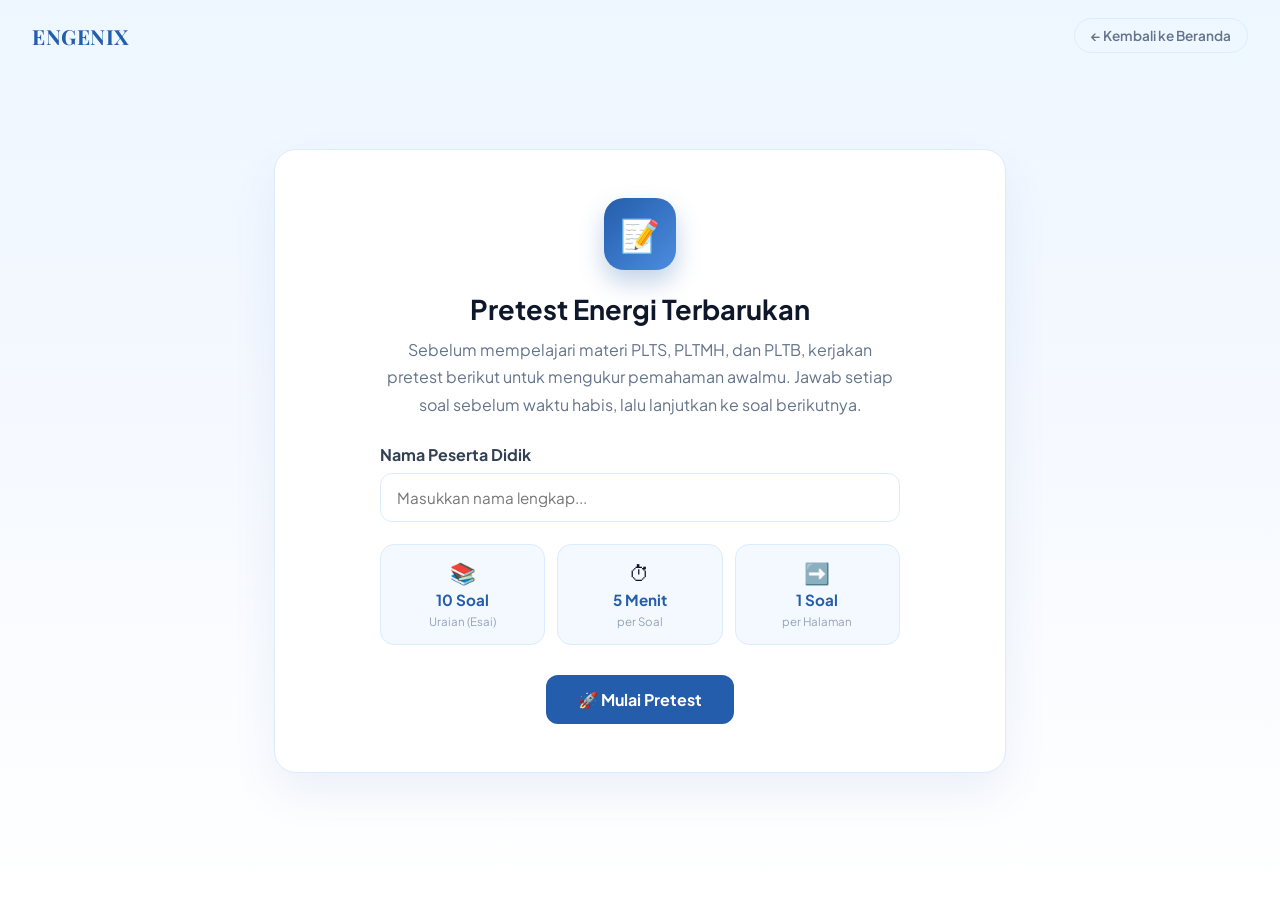
<file: pretest.html>
<!DOCTYPE html>
<html lang="id">

<head>
    <meta charset="UTF-8">
    <meta name="viewport" content="width=device-width, initial-scale=1.0">
    <title>ENGENIX | Pretest</title>

    <link rel="preconnect" href="https://fonts.googleapis.com">
    <link rel="preconnect" href="https://fonts.gstatic.com" crossorigin>
    <link href="https://fonts.googleapis.com/css2?family=Playfair+Display:wght@700&family=Poppins:wght@300;400;500;600&family=Plus+Jakarta+Sans:wght@400;500;600;700;800&display=swap" rel="stylesheet">

    <link href="css/style.css" rel="stylesheet"/>

    <style>
        :root {
            --pt-primary: #245DAB;
            --pt-primary-dark: #1a4680;
            --pt-bg: #f4f8ff;
            --pt-border: #dcecff;
            --pt-danger: #dc2626;
        }

        * { box-sizing: border-box; }

        body.pretest-body {
            margin: 0;
            font-family: 'Plus Jakarta Sans', sans-serif;
            background: linear-gradient(180deg, #eef7ff 0%, #f4f8ff 40%, #ffffff 100%);
            min-height: 100vh;
            color: #0f172a;
        }

        .pretest-header {
            display: flex;
            justify-content: space-between;
            align-items: center;
            padding: 18px 32px;
        }

        .pretest-header .brand {
            font-family: 'Playfair Display', serif;
            font-weight: 700;
            color: var(--pt-primary);
            font-size: 1.3rem;
            letter-spacing: 0.5px;
        }

        .pretest-header a.exit-link {
            color: #64748b;
            text-decoration: none;
            font-size: 0.85rem;
            font-weight: 600;
            border: 1px solid #dcecff;
            padding: 8px 16px;
            border-radius: 30px;
            transition: 0.2s;
        }
        .pretest-header a.exit-link:hover { background: #eef7ff; color: var(--pt-primary); }

        .pretest-stage {
            max-width: 780px;
            margin: 0 auto;
            padding: 20px 24px 60px;
            min-height: calc(100vh - 80px);
            display: flex;
            align-items: center;
            justify-content: center;
        }

        /* ============ SCREENS (act like separate pages) ============ */
        .pt-screen {
            width: 100%;
            display: none;
            opacity: 0;
            transform: translateY(18px);
        }
        .pt-screen.active {
            display: block;
            animation: ptFadeIn .45s ease forwards;
        }
        @keyframes ptFadeIn {
            to { opacity: 1; transform: translateY(0); }
        }

        /* ============ INTRO SCREEN ============ */
        .pt-intro {
            background: #ffffff;
            border: 1px solid var(--pt-border);
            border-radius: 22px;
            padding: 48px 40px;
            text-align: center;
            box-shadow: 0 20px 45px rgba(36,93,171,0.08);
        }
        .pt-intro .icon-badge {
            width: 72px; height: 72px;
            border-radius: 20px;
            background: linear-gradient(135deg, #245DAB, #4c8ce0);
            display: flex; align-items: center; justify-content: center;
            font-size: 2rem; margin: 0 auto 22px;
            box-shadow: 0 12px 24px rgba(36,93,171,0.28);
        }
        .pt-intro h1 { font-size: 1.7rem; margin: 0 0 10px; color: #0f172a; }
        .pt-intro p.desc { color: #64748b; line-height: 1.7; max-width: 520px; margin: 0 auto 26px; }

        .pt-info-grid {
            display: grid;
            grid-template-columns: repeat(3, 1fr);
            gap: 12px;
            margin: 0 auto 30px;
            max-width: 520px;
        }
        .pt-info-card {
            background: #f4f8ff;
            border: 1px solid var(--pt-border);
            border-radius: 14px;
            padding: 14px 8px;
        }
        .pt-info-card span.emoji { font-size: 1.3rem; display: block; margin-bottom: 4px; }
        .pt-info-card strong { display: block; font-size: 0.95rem; color: var(--pt-primary); }
        .pt-info-card small { color: #94a3b8; font-size: 0.72rem; }

        .pt-btn {
            display: inline-flex;
            align-items: center;
            gap: 8px;
            background: var(--pt-primary);
            color: #fff;
            border: none;
            padding: 14px 32px;
            border-radius: 12px;
            font-size: 1rem;
            font-weight: 700;
            cursor: pointer;
            transition: 0.2s;
            font-family: inherit;
        }
        .pt-btn:hover { background: var(--pt-primary-dark); transform: translateY(-2px); }
        .pt-btn:disabled { opacity: 0.45; cursor: not-allowed; transform: none; }
        .pt-btn.secondary {
            background: transparent;
            color: var(--pt-primary);
            border: 1.5px solid var(--pt-primary);
        }
        .pt-btn.secondary:hover { background: #eef7ff; }

        /* ============ QUIZ SCREEN ============ */
        .pt-quiz-card {
            background: #ffffff;
            border: 1px solid var(--pt-border);
            border-radius: 22px;
            padding: 32px 34px 30px;
            box-shadow: 0 20px 45px rgba(36,93,171,0.08);
        }

        .pt-quiz-top {
            display: flex;
            justify-content: space-between;
            align-items: center;
            margin-bottom: 18px;
            gap: 14px;
        }

        .pt-progress-text {
            font-size: 0.82rem;
            font-weight: 700;
            color: var(--pt-primary);
            background: #eef7ff;
            padding: 6px 14px;
            border-radius: 30px;
        }

        .pt-timer {
            display: flex;
            align-items: center;
            gap: 8px;
            font-weight: 800;
            font-size: 0.95rem;
            color: var(--pt-primary);
            background: #eef7ff;
            padding: 6px 14px;
            border-radius: 30px;
            min-width: 88px;
            justify-content: center;
        }
        .pt-timer.warn { color: var(--pt-danger); background: #fee2e2; }

        .pt-progress-bar {
            width: 100%;
            height: 6px;
            background: #eef1f7;
            border-radius: 10px;
            overflow: hidden;
            margin-bottom: 26px;
        }
        .pt-progress-fill {
            height: 100%;
            background: linear-gradient(90deg, #245DAB, #4c8ce0);
            width: 12.5%;
            transition: width .35s ease;
        }

        .pt-timer-bar {
            width: 100%;
            height: 4px;
            background: #eef1f7;
            border-radius: 10px;
            overflow: hidden;
            margin-bottom: 22px;
        }
        .pt-timer-fill {
            height: 100%;
            background: #22c55e;
            width: 100%;
            transition: width 1s linear, background .3s ease;
        }
        .pt-timer-fill.warn { background: var(--pt-danger); }

        .pt-question-label {
            font-size: 0.78rem;
            font-weight: 700;
            color: #94a3b8;
            text-transform: uppercase;
            letter-spacing: 0.6px;
            margin-bottom: 8px;
        }
        .pt-question-text {
            font-size: 1.22rem;
            font-weight: 700;
            color: #0f172a;
            line-height: 1.5;
            margin-bottom: 26px;
        }

        .pt-options {
            display: flex;
            flex-direction: column;
            gap: 12px;
            margin-bottom: 28px;
        }
        .pt-option {
            display: flex;
            align-items: center;
            gap: 12px;
            text-align: left;
            background: #f8fafc;
            border: 1.5px solid #e2e8f0;
            border-radius: 12px;
            padding: 14px 16px;
            font-family: inherit;
            font-size: 0.95rem;
            color: #1e293b;
            cursor: pointer;
            transition: 0.15s;
        }
        .pt-option:hover { border-color: #a9c9f2; background: #f4f8ff; }
        .pt-option .letter {
            width: 28px; height: 28px;
            border-radius: 8px;
            background: #e2e8f0;
            color: #64748b;
            font-weight: 800;
            font-size: 0.82rem;
            display: flex; align-items: center; justify-content: center;
            flex-shrink: 0;
        }
        .pt-option.selected {
            border-color: var(--pt-primary);
            background: #eef7ff;
        }
        .pt-option.selected .letter {
            background: var(--pt-primary);
            color: #fff;
        }

        .pt-quiz-actions {
            display: flex;
            justify-content: flex-end;
        }

        /* ============ RESULT SCREEN ============ */
        .pt-result {
            background: #ffffff;
            border: 1px solid var(--pt-border);
            border-radius: 22px;
            padding: 48px 40px;
            text-align: center;
            box-shadow: 0 20px 45px rgba(36,93,171,0.08);
        }
        .pt-result .result-emoji { font-size: 2.6rem; margin-bottom: 10px; }
        .pt-result h1 { font-size: 1.6rem; margin: 0 0 6px; }
        .pt-result p.sub { color: #64748b; margin-bottom: 26px; }
        .pt-score-circle {
            width: 130px; height: 130px;
            border-radius: 50%;
            background: linear-gradient(135deg, #245DAB, #4c8ce0);
            color: #fff;
            display: flex; flex-direction: column; align-items: center; justify-content: center;
            margin: 0 auto 26px;
            box-shadow: 0 14px 30px rgba(36,93,171,0.28);
        }
        .pt-score-circle strong { font-size: 2rem; line-height: 1; }
        .pt-score-circle span { font-size: 0.72rem; opacity: 0.85; margin-top: 4px; }

        .pt-result-note {
            background: #f4f8ff;
            border: 1px solid var(--pt-border);
            border-radius: 12px;
            padding: 14px 18px;
            font-size: 0.88rem;
            color: #475569;
            line-height: 1.6;
            margin-bottom: 28px;
        }

        @media (max-width: 640px) {
            .pt-intro, .pt-quiz-card, .pt-result { padding: 28px 20px; }
            .pt-info-grid { grid-template-columns: 1fr; }
            .pt-question-text { font-size: 1.08rem; }
        }
    </style>
</head>

<body class="pretest-body">

    <div class="pretest-header">
        <span class="brand">ENGENIX</span>
        <a href="index.html" class="exit-link">← Kembali ke Beranda</a>
    </div>

    <div class="pretest-stage">

        <!-- ===================== INTRO SCREEN ===================== -->
        <section class="pt-screen active" id="ptIntro">
            <div class="pt-intro">
                <div class="icon-badge">📝</div>
                <h1>Pretest Energi Terbarukan</h1>
                <p class="desc">
                    Sebelum mempelajari materi PLTS, PLTMH, dan PLTB, kerjakan pretest berikut untuk mengukur pemahaman awalmu. Jawab setiap soal sebelum waktu habis, lalu lanjutkan ke soal berikutnya.
                </p>

                <div style="max-width:520px;margin:0 auto 22px;text-align:left;">
                    <label for="pretestStudentName" style="display:block;font-weight:700;color:#334155;margin-bottom:8px;">
                        Nama Peserta Didik
                    </label>
                    <input
                        type="text"
                        id="pretestStudentName"
                        placeholder="Masukkan nama lengkap..."
                        autocomplete="name"
                        style="width:100%;padding:14px 16px;border:1.5px solid #dcecff;border-radius:12px;font-family:inherit;font-size:.95rem;outline:none;">
                    <p id="pretestNameWarning" style="display:none;color:#dc2626;font-size:.82rem;font-weight:600;margin:7px 0 0;">
                        ⚠ Nama wajib diisi sebelum memulai pretest.
                    </p>
                </div>

                <div class="pt-info-grid">
                    <div class="pt-info-card">
                        <span class="emoji">📚</span>
                        <strong id="introTotalSoal">10 Soal</strong>
                        <small>Uraian (Esai)</small>
                    </div>
                    <div class="pt-info-card">
                        <span class="emoji">⏱</span>
                        <strong>5 Menit</strong>
                        <small>per Soal</small>
                    </div>
                    <div class="pt-info-card">
                        <span class="emoji">➡️</span>
                        <strong>1 Soal</strong>
                        <small>per Halaman</small>
                    </div>
                </div>

                <button class="pt-btn" id="btnMulaiPretest" onclick="startPretest()">
                    🚀 Mulai Pretest
                </button>
            </div>
        </section>

        <!-- ===================== QUIZ SCREEN ===================== -->
        <section class="pt-screen" id="ptQuiz">
            <div class="pt-quiz-card">
                <div class="pt-quiz-top">
                    <span class="pt-progress-text" id="ptProgressText">Soal 1 / 8</span>
                    <div class="pt-timer" id="ptTimer">⏱ <span id="ptTimerValue">90</span>s</div>
                </div>

                <div class="pt-progress-bar">
                    <div class="pt-progress-fill" id="ptProgressFill"></div>
                </div>

                <div class="pt-timer-bar">
                    <div class="pt-timer-fill" id="ptTimerFill"></div>
                </div>

                <div class="pt-question-label" id="ptQuestionLabel">TAHAP • MATERI</div>
                <div class="pt-question-text" id="ptQuestionText">Pertanyaan akan muncul di sini.</div>

                <textarea id="ptAnswerInput" rows="7" placeholder="Tulis jawabanmu di sini..."
                    style="width:100%;padding:16px;margin-bottom:10px;border:1.5px solid #dcecff;border-radius:12px;font-family:inherit;font-size:.95rem;line-height:1.6;resize:vertical;outline:none;"></textarea>
                <p id="ptAnswerWarning" style="display:none;color:#dc2626;font-size:.82rem;font-weight:600;margin:0 0 18px;">
                    ⚠ Silakan tuliskan jawabanmu terlebih dahulu sebelum melanjutkan.
                </p>

                <div class="pt-quiz-actions">
                    <button class="pt-btn" id="btnNext" onclick="nextQuestion()" disabled>
                        Lanjut →
                    </button>
                </div>
            </div>
        </section>

        <!-- ===================== RESULT SCREEN ===================== -->
        <section class="pt-screen" id="ptResult">
            <div class="pt-result">
                <div class="result-emoji">🎉</div>
                <h1>Pretest Selesai!</h1>
                <p class="sub">Pretest selesai. Hasilmu telah disimpan untuk memantau perkembangan belajar.</p>

                <div class="pt-score-circle">
                    <strong id="ptScoreValue">0/10</strong>
                    <span>SOAL TERJAWAB</span>
                </div>

                <p id="pretestSaveStatus" style="font-size:.85rem;color:#64748b;margin:0 0 16px;"></p>

                <div class="pt-result-note">
                    💡 Jawabanmu telah tersimpan dan akan dinilai oleh guru menggunakan rubrik penilaian. Hasil pretest ini membantu mengukur pemahaman awalmu sebelum mempelajari materi PLTS, PLTB, dan PLTMH — jangan khawatir jika jawabanmu masih belum lengkap, pelajari materi berikutnya untuk memperdalam pemahamanmu!
                </div>

                <a href="index.html#physicsMenu" class="pt-btn">
                    Lanjut ke Materi →
                </a>
            </div>
        </section>

    </div>

    <script>
        /* ==========================================
           DATA SOAL PRETEST
           ========================================== */
        const ptQuestions = [
            {
                tahap: "Identifikasi Masalah (Ask/Identify)",
                materi: "PLTS",
                text: "Sebuah sekolah ingin memasang PLTS. Atap sekolah seluas 120 m² menerima sinar matahari cukup kuat hampir sepanjang hari, tetapi bagian atap sebelah timur sering tertutup bayangan pohon pada pagi hari. Identifikasi dan analisislah kendala-kendala yang harus dipertimbangkan sebelum menentukan desain PLTS di sekolah tersebut!"
            },
            {
                tahap: "Identifikasi Masalah (Ask/Identify)",
                materi: "PLTB",
                text: "Data kecepatan angin rata-rata di suatu wilayah adalah 3,2 m/s, sementara turbin angin pada umumnya baru mulai berputar efektif di cut-in speed sekitar 3 m/s dan mencapai daya maksimum sekitar 12 m/s. Identifikasi dan analisislah apakah wilayah tersebut layak untuk pembangunan PLTB!"
            },
            {
                tahap: "Membayangkan Solusi (Imagine)",
                materi: "PLTMH",
                text: "Sebuah sungai memiliki head (beda tinggi) 15 m dan debit air sedang. Bayangkan dan usulkan beberapa alternatif jenis turbin air yang mungkin digunakan untuk kondisi ini, serta jelaskan pertimbangan pemilihan masing-masing alternatif!"
            },
            {
                tahap: "Membayangkan Solusi (Imagine)",
                materi: "Umum",
                text: "Suatu wilayah memiliki potensi: intensitas matahari sedang, kecepatan angin sedang, dan terdapat sungai kecil dengan debit stabil. Usulkan beberapa alternatif solusi energi terbarukan yang mungkin diterapkan di wilayah tersebut, lengkap dengan kelebihan dan kekurangan masing-masing alternatif!"
            },
            {
                tahap: "Merencanakan (Plan)",
                materi: "PLTS",
                text: "Sebuah desa menargetkan energi 24 kWh/hari dari PLTS, dengan irradiance rata-rata G = 800 W/m², efisiensi panel η = 18%, luas 1 panel = 1,6 m², dan sistem beroperasi efektif 5 jam/hari. Gunakan rumus P = A × G × η × N. Rencanakan jumlah panel (N) minimal yang dibutuhkan untuk mencapai target tersebut!"
            },
            {
                tahap: "Merencanakan (Plan)",
                materi: "PLTB",
                text: "Sebuah tim ingin merancang PLTB dengan target daya sekitar 2 MW pada kecepatan angin rata-rata 10 m/s, menggunakan turbin dengan Cp = 0,4 dan ρ = 1,225 kg/m³. Gunakan rumus P = ½ × ρ × A × v³ × Cp. Rencanakan estimasi luas sapuan rotor (A) yang dibutuhkan (dalam m²)!"
            },
            {
                tahap: "Membuat (Create)",
                materi: "PLTMH",
                text: "Sebuah kelompok memiliki komponen: bak penenang, pipa pesat (penstock), turbin Crossflow, generator, dan kabel penyalur. Rancangan mereka menetapkan head 15 m dan debit sedang. Susunlah langkah pembuatan (Create) purwarupa PLTMH menggunakan komponen tersebut agar sesuai dengan rancangan dan dapat berfungsi optimal!"
            },
            {
                tahap: "Menguji (Test)",
                materi: "Umum",
                text: "Tiga purwarupa turbin air diuji coba: Purwarupa P = 1,2 V, Q = 2,4 V, R = 1,7 V. Purwarupa Q menghasilkan tegangan tertinggi, namun saat debit dinaikkan, Q mengalami getaran cukup besar dibanding P dan R. Analisislah hasil pengujian tersebut dan tentukan purwarupa mana yang lebih layak dipilih, sertakan batasan dari kesimpulanmu!"
            },
            {
                tahap: "Memperbaiki (Improve)",
                materi: "PLTB",
                text: "Sebuah purwarupa turbin angin menghasilkan tegangan tinggi, tetapi mengalami getaran besar saat kecepatan angin dinaikkan. Evaluasilah kemungkinan penyebab getaran tersebut dan usulkan perbaikan desain yang tepat!"
            },
            {
                tahap: "Memperbaiki (Improve)",
                materi: "PLTS",
                text: "Hasil simulasi sebuah desain PLTS menunjukkan energi yang dihasilkan 95 kWh/hari (target 120 kWh/hari) dengan efisiensi sistem 78% (target ≥85%). Evaluasilah penyebab desain belum memenuhi target dan rancanglah perbaikan desain yang terjustifikasi berdasarkan variabel dalam rumus P = A × G × η × N!"
            }
        ];

        const TIME_PER_QUESTION = 300; // detik (5 menit per soal, karena berbentuk uraian)

        let ptCurrentIndex = 0;
        let ptAnswers = new Array(ptQuestions.length).fill("");
        let ptTimerInterval = null;
        let ptTimeLeft = TIME_PER_QUESTION;

        document.getElementById("introTotalSoal").innerText = ptQuestions.length + " Soal";

        function showScreen(id) {
            document.querySelectorAll(".pt-screen").forEach(s => s.classList.remove("active"));
            document.getElementById(id).classList.add("active");
            window.scrollTo({ top: 0, behavior: "smooth" });
        }

        function startPretest() {
            const nameInput = document.getElementById("pretestStudentName");
            const nameWarning = document.getElementById("pretestNameWarning");

            if (!nameInput.value.trim()) {
                nameWarning.style.display = "block";
                nameInput.focus();
                return;
            }

            nameWarning.style.display = "none";
            ptCurrentIndex = 0;
            ptAnswers = new Array(ptQuestions.length).fill("");
            showScreen("ptQuiz");
            renderQuestion();
        }

        function renderQuestion() {
            const q = ptQuestions[ptCurrentIndex];
            const total = ptQuestions.length;

            document.getElementById("ptProgressText").innerText = "Soal " + (ptCurrentIndex + 1) + " / " + total;
            document.getElementById("ptProgressFill").style.width = (((ptCurrentIndex) / total) * 100) + "%";
            document.getElementById("ptQuestionLabel").innerText = "TAHAP " + q.tahap.toUpperCase() + " • MATERI " + q.materi;
            document.getElementById("ptQuestionText").innerText = q.text;

            const answerInput = document.getElementById("ptAnswerInput");
            answerInput.value = ptAnswers[ptCurrentIndex] || "";
            document.getElementById("ptAnswerWarning").style.display = "none";

            answerInput.oninput = () => {
                ptAnswers[ptCurrentIndex] = answerInput.value;
                document.getElementById("btnNext").disabled = answerInput.value.trim() === "";
                document.getElementById("ptAnswerWarning").style.display = "none";
            };

            const btnNext = document.getElementById("btnNext");
            btnNext.innerText = (ptCurrentIndex === total - 1) ? "Selesai ✓" : "Lanjut →";
            btnNext.disabled = ptAnswers[ptCurrentIndex].trim() === "";

            startQuestionTimer();
            answerInput.focus();
        }

        function startQuestionTimer() {
            clearInterval(ptTimerInterval);
            ptTimeLeft = TIME_PER_QUESTION;
            updateTimerDisplay();

            ptTimerInterval = setInterval(() => {
                ptTimeLeft -= 1;
                updateTimerDisplay();

                if (ptTimeLeft <= 0) {
                    clearInterval(ptTimerInterval);
                    nextQuestion(true);
                }
            }, 1000);
        }

        function updateTimerDisplay() {
            const timerEl = document.getElementById("ptTimer");
            const timerFill = document.getElementById("ptTimerFill");
            const valueEl = document.getElementById("ptTimerValue");

            valueEl.innerText = ptTimeLeft;
            const pct = Math.max(0, (ptTimeLeft / TIME_PER_QUESTION) * 100);
            timerFill.style.width = pct + "%";

            const isWarn = ptTimeLeft <= 45;
            timerEl.classList.toggle("warn", isWarn);
            timerFill.classList.toggle("warn", isWarn);
        }

        let pretestIsFinishing = false; // GUARD: cegah finishPretest() jalan lebih dari sekali

        function nextQuestion(auto) {
            clearInterval(ptTimerInterval);
            const total = ptQuestions.length;

            if (!auto && ptAnswers[ptCurrentIndex].trim() === "") {
                document.getElementById("ptAnswerWarning").style.display = "block";
                return;
            }

            if (ptCurrentIndex < total - 1) {
                ptCurrentIndex += 1;
                renderQuestion();
            } else {
                if (pretestIsFinishing) return; // klik kedua/ketiga diabaikan
                pretestIsFinishing = true;
                document.getElementById("btnNext").disabled = true;
                document.getElementById("btnNext").innerText = "Memproses...";
                finishPretest();
            }
        }

        async function finishPretest() {
            document.getElementById("ptProgressFill").style.width = "100%";

            const name = document.getElementById("pretestStudentName").value.trim();
            const sessionId = "ENG-" + Date.now() + "-" + Math.random().toString(36).slice(2, 8).toUpperCase();
            const answeredCount = ptAnswers.filter(a => a && a.trim() !== "").length;

            const result = {
                sessionId: sessionId,
                name: name,
                answers: ptAnswers.map(a => (a || "").trim()),
                answeredCount: answeredCount,
                total: ptQuestions.length,
                stage: "pretest"
            };

            localStorage.setItem("engenix_pretest_result", JSON.stringify(result));
            localStorage.setItem("engenix_session_id", sessionId);

            document.getElementById("ptScoreValue").innerText =
                answeredCount + "/" + ptQuestions.length;

            const saveStatus = document.getElementById("pretestSaveStatus");
            if (saveStatus) saveStatus.textContent = "⏳ Menyimpan jawaban...";

            /*
             * Jangan menunggu Google Sheets sebelum menampilkan hasil.
             * Request dikirim di background supaya siswa tidak stuck di
             * tombol "Menyimpan..." ketika Apps Script sedang lambat.
             */
            if (saveStatus) saveStatus.textContent = "⏳ Mengirim jawaban ke spreadsheet...";

            savePretestToGoogleSheet(result)
                .then(() => {
                    if (saveStatus) saveStatus.textContent = "✅ Jawaban berhasil dikirim.";
                })
                .catch((err) => {
                    console.error("Gagal menyimpan pretest:", err);
                    if (saveStatus) saveStatus.textContent =
                        "⚠ Jawaban tersimpan di perangkat, tetapi pengiriman ke spreadsheet gagal.";
                });

            // Tampilkan hasil SEKARANG, tanpa menunggu Google Sheets.
            showScreen("ptResult");
        }

        async function savePretestToGoogleSheet(result) {
    const GOOGLE_SCRIPT_URL =
        "https://script.google.com/macros/s/AKfycbw-AUDkZF0vZNkZZHESTSLmo-8wRsFxhKyoS3hiFTms6_96KL6WIG1-KT0SmZhDZHoxVg/exec";
            if (!GOOGLE_SCRIPT_URL || GOOGLE_SCRIPT_URL.includes("PASTE_URL")) {
                return;
            }

            const payload = {
                action: "pretest",
                sessionId: result.sessionId,
                nama: result.name,
                pretestAnswers: result.answers
            };

            const response = await fetch(GOOGLE_SCRIPT_URL, {
                method: "POST",
                mode: "no-cors",
                headers: { "Content-Type": "text/plain;charset=utf-8" },
                body: JSON.stringify(payload)
            });

            return response;
        }
    </script>

</body>
</html>
</file>
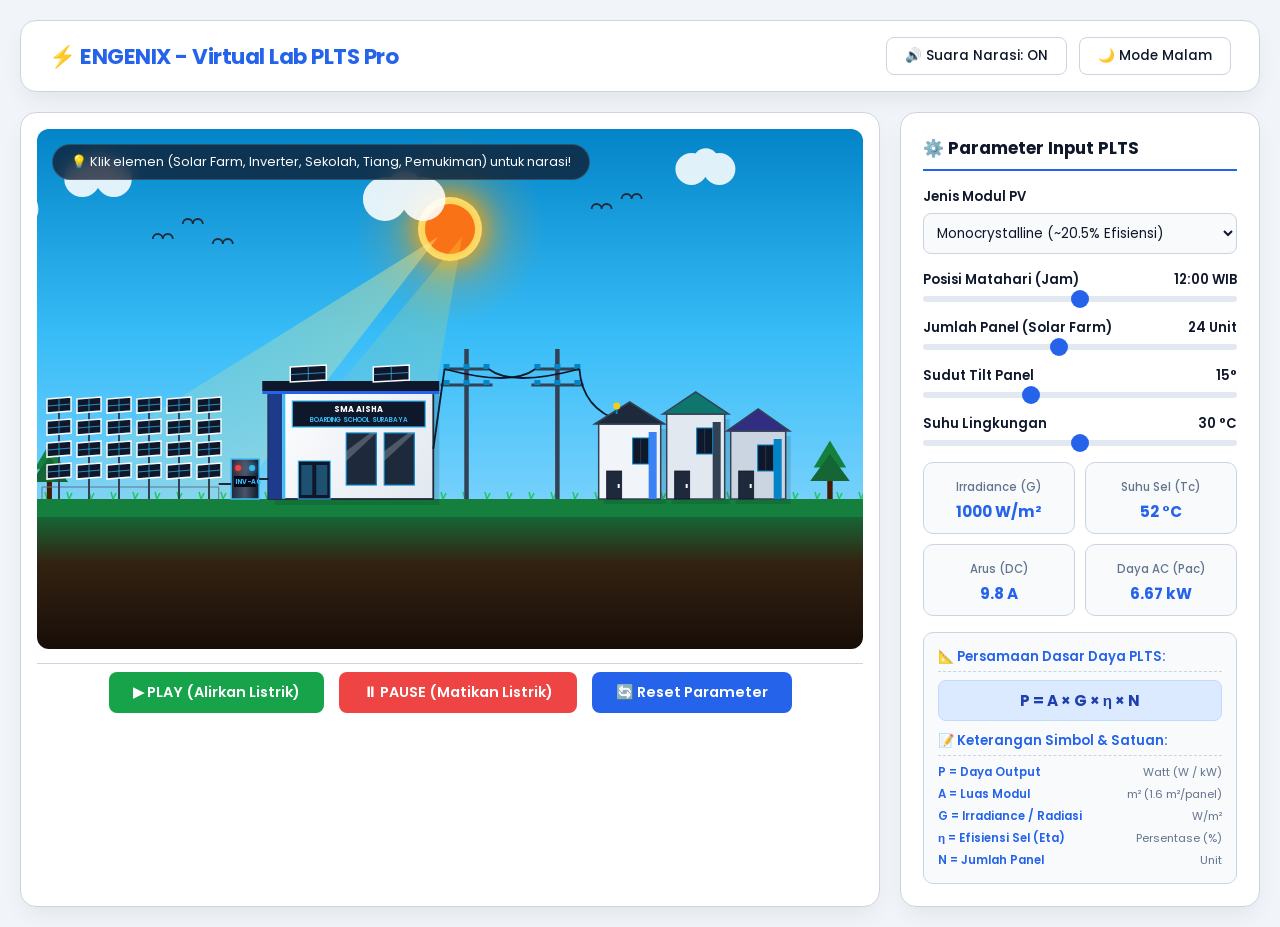
<file: simulasi-plts.html>
<!DOCTYPE html>
<html lang="id">
<head>
    <meta charset="UTF-8" />
    <meta name="viewport" content="width=device-width, initial-scale=1.0" />
    <title>ENGENIX - Virtual Lab PLTS Pro</title>
    
    <link rel="preconnect" href="https://fonts.googleapis.com" />
    <link rel="preconnect" href="https://fonts.gstatic.com" crossorigin />
    <link href="https://fonts.googleapis.com/css2?family=Poppins:wght@300;400;500;600;700&display=swap" rel="stylesheet" />

    <style>
        :root {
            --bg-color: #f1f5f9;
            --panel-bg: #ffffff;
            --text-color: #0f172a;
            --primary: #2563eb;
            --primary-hover: #1d4ed8;
            --accent: #16a34a;
            --border-color: #cbd5e1;
            --card-bg: #f8fafc;
            --shadow: 0 10px 25px -5px rgba(0, 0, 0, 0.08);
        }

        .dark-mode {
            --bg-color: #090d16;
            --panel-bg: #1e293b;
            --text-color: #f8fafc;
            --primary: #38bdf8;
            --primary-hover: #0284c7;
            --accent: #22c55e;
            --border-color: #334155;
            --card-bg: #0f172a;
            --shadow: 0 10px 25px -5px rgba(0, 0, 0, 0.5);
        }

        * {
            box-sizing: border-box;
            margin: 0; padding: 0;
            font-family: 'Poppins', sans-serif;
            transition: background-color 0.3s, color 0.3s;
        }

        body {
            background-color: var(--bg-color);
            color: var(--text-color);
            padding: 20px;
            display: flex;
            justify-content: center;
        }

        .app-container {
            max-width: 1400px;
            width: 100%;
            display: flex;
            flex-direction: column;
            gap: 20px;
        }

        header {
            display: flex;
            justify-content: space-between;
            align-items: center;
            background: var(--panel-bg);
            padding: 16px 28px;
            border-radius: 16px;
            box-shadow: var(--shadow);
            border: 1px solid var(--border-color);
        }

        header h1 {
            font-size: 1.35rem;
            color: var(--primary);
            font-weight: 700;
            letter-spacing: -0.5px;
        }

        .top-controls {
            display: flex;
            gap: 12px;
        }

        .btn-outline {
            background: transparent;
            border: 1.5px solid var(--border-color);
            color: var(--text-color);
            padding: 8px 18px;
            border-radius: 8px;
            cursor: pointer;
            font-weight: 500;
            font-size: 0.85rem;
        }
        .btn-outline:hover { background: var(--card-bg); border-color: var(--primary); }

        .main-layout {
            display: grid;
            grid-template-columns: 1fr 360px;
            gap: 20px;
        }

        @media (max-width: 1024px) {
            .main-layout { grid-template-columns: 1fr; }
        }

        .sim-wrapper {
            background: var(--panel-bg);
            border-radius: 16px;
            padding: 16px;
            box-shadow: var(--shadow);
            border: 1px solid var(--border-color);
            display: flex;
            flex-direction: column;
            gap: 14px;
        }

        .canvas-container {
            position: relative;
            width: 100%;
            height: 520px;
            border-radius: 12px;
            overflow: hidden;
            cursor: pointer;
            box-shadow: inset 0 0 12px rgba(0,0,0,0.1);
        }

        canvas {
            width: 100%;
            height: 100%;
            display: block;
        }

        .canvas-info-overlay {
            position: absolute;
            top: 15px;
            left: 15px;
            background: rgba(15, 23, 42, 0.75);
            color: #f8fafc;
            padding: 8px 18px;
            border-radius: 30px;
            font-size: 0.8rem;
            backdrop-filter: blur(8px);
            pointer-events: none;
            border: 1px solid rgba(255,255,255,0.15);
        }

        .sim-controls {
            display: flex;
            justify-content: center;
            gap: 15px;
            padding: 8px 0 4px 0;
            border-top: 1px solid var(--border-color);
        }

        .btn {
            background: var(--primary);
            color: white;
            border: none;
            padding: 10px 24px;
            border-radius: 8px;
            cursor: pointer;
            font-weight: 600;
            font-size: 0.9rem;
        }
        .btn:hover { background: var(--primary-hover); }
        .btn-play { background: #16a34a; }
        .btn-play:hover { background: #15803d; }
        .btn-pause { background: #ef4444; }
        .btn-pause:hover { background: #dc2626; }

        .controls-panel {
            background: var(--panel-bg);
            border-radius: 16px;
            padding: 22px;
            box-shadow: var(--shadow);
            border: 1px solid var(--border-color);
            display: flex;
            flex-direction: column;
            gap: 16px;
        }

        .controls-panel h3 {
            font-size: 1.05rem;
            color: var(--text-color);
            border-bottom: 2px solid var(--primary);
            padding-bottom: 8px;
            font-weight: 700;
        }

        .control-group {
            display: flex;
            flex-direction: column;
            gap: 6px;
        }

        .control-group label {
            font-size: 0.82rem;
            font-weight: 600;
            display: flex;
            justify-content: space-between;
        }

        input[type="range"] {
            appearance: none;
            -webkit-appearance: none;
            width: 100%;
            height: 6px;
            background: #e2e8f0;
            border-radius: 3px;
            outline: none;
        }

        input[type="range"]::-webkit-slider-thumb {
            -webkit-appearance: none;
            appearance: none;
            width: 18px;
            height: 18px;
            background: var(--primary);
            border-radius: 50%;
            cursor: pointer;
        }

        select {
            width: 100%;
            padding: 9px;
            background: var(--card-bg);
            border: 1px solid var(--border-color);
            border-radius: 8px;
            color: var(--text-color);
            font-size: 0.85rem;
            outline: none;
        }

        .dashboard-grid {
            display: grid;
            grid-template-columns: repeat(2, 1fr);
            gap: 10px;
        }

        .dash-card {
            background: var(--card-bg);
            border: 1px solid var(--border-color);
            padding: 10px;
            border-radius: 10px;
            text-align: center;
        }

        .dash-card span { font-size: 0.72rem; color: #64748b; font-weight: 500; }
        .dash-card h4 { font-size: 0.95rem; color: var(--primary); margin-top: 2px; font-weight: 700; }

        .formula-card {
            background: var(--card-bg);
            padding: 14px;
            border-radius: 10px;
            border: 1px solid var(--border-color);
            font-size: 0.8rem;
        }

        .formula-card h5 {
            color: var(--primary);
            margin-bottom: 8px;
            font-size: 0.82rem;
            border-bottom: 1px dashed var(--border-color);
            padding-bottom: 4px;
            font-weight: 600;
        }

        .formula-box {
            background: #dbeafe;
            color: #1e40af;
            padding: 8px;
            border-radius: 8px;
            text-align: center;
            font-weight: 700;
            font-size: 0.95rem;
            margin-bottom: 10px;
            border: 1px solid #bfdbfe;
        }

        .dark-mode .formula-box {
            background: #1e3a8a;
            color: #93c5fd;
            border-color: #2563eb;
        }

        .formula-card ul {
            list-style: none;
            padding-left: 0;
            margin: 0;
            display: flex;
            flex-direction: column;
            gap: 5px;
        }

        .formula-card li {
            font-size: 0.73rem;
            color: var(--text-color);
            display: flex;
            justify-content: space-between;
        }

        .formula-card li span.param {
            font-weight: 600;
            color: var(--primary);
        }

        .formula-card li span.unit {
            color: #64748b;
            font-size: 0.7rem;
        }
    </style>
</head>
<body>

<div class="app-container">
    
    <header>
        <h1>⚡ ENGENIX - Virtual Lab PLTS Pro</h1>
        <div class="top-controls">
            <button class="btn-outline" id="btnAudio" type="button" onclick="toggleAudio()">🔊 Suara Narasi: ON</button>
            <button class="btn-outline" id="btnTheme" type="button" onclick="toggleTheme()">🌙 Mode Malam</button>
        </div>
    </header>

    <div class="main-layout">
        
        <div class="sim-wrapper">
            <div class="canvas-container" id="canvasBox">
                <canvas id="pltsCanvas"></canvas>
                <div class="canvas-info-overlay">
                    💡 Klik elemen (Solar Farm, Inverter, Sekolah, Tiang, Pemukiman) untuk narasi!
                </div>
            </div>
            
            <div class="sim-controls">
                <button class="btn btn-play" id="btnStart" type="button" onclick="startSim()">▶ PLAY (Alirkan Listrik)</button>
                <button class="btn btn-pause" type="button" onclick="pauseSim()">⏸ PAUSE (Matikan Listrik)</button>
                <button class="btn btn-outline" type="button" onclick="resetSim()">🔄 Reset Parameter</button>
            </div>
        </div>

        <div class="controls-panel">
            <h3>⚙️ Parameter Input PLTS</h3>
            
            <div class="control-group">
                <label for="selectPVType">Jenis Modul PV</label>
                <select id="selectPVType" onchange="updateSim()">
                    <option value="Mono" selected>Monocrystalline (~20.5% Efisiensi)</option>
                    <option value="Poly">Polycrystalline (~16.5% Efisiensi)</option>
                </select>
            </div>

            <div class="control-group">
                <label for="inputTime">
                    <span>Posisi Matahari (Jam)</span>
                    <span id="valTime">12:00 WIB</span>
                </label>
                <input type="range" id="inputTime" min="6" max="18" step="0.01" value="12" oninput="updateSim()" />
            </div>

            <div class="control-group">
                <label for="inputPanels">
                    <span>Jumlah Panel (Solar Farm)</span>
                    <span><span id="valPanels">24</span> Unit</span>
                </label>
                <input type="range" id="inputPanels" min="6" max="48" step="6" value="24" oninput="updateSim()" />
            </div>

            <div class="control-group">
                <label for="inputTilt">
                    <span>Sudut Tilt Panel</span>
                    <span><span id="valTilt">15</span>°</span>
                </label>
                <input type="range" id="inputTilt" min="0" max="45" value="15" oninput="updateSim()" />
            </div>

            <div class="control-group">
                <label for="inputTemp">
                    <span>Suhu Lingkungan</span>
                    <span><span id="valTemp">30</span> °C</span>
                </label>
                <input type="range" id="inputTemp" min="15" max="45" value="30" oninput="updateSim()" />
            </div>

            <div class="dashboard-grid">
                <div class="dash-card">
                    <span>Irradiance (G)</span>
                    <h4 id="dashG">1000 W/m²</h4>
                </div>
                <div class="dash-card">
                    <span>Suhu Sel (Tc)</span>
                    <h4 id="dashTemp">35 °C</h4>
                </div>
                <div class="dash-card">
                    <span>Arus (DC)</span>
                    <h4 id="dashCurrent">9.4 A</h4>
                </div>
                <div class="dash-card">
                    <span>Daya AC (Pac)</span>
                    <h4 id="dashPower">8.21 kW</h4>
                </div>
            </div>

            <div class="formula-card">
                <h5>📐 Persamaan Dasar Daya PLTS:</h5>
                <div class="formula-box">
                    P = A × G × η × N
                </div>
                <h5>📝 Keterangan Simbol & Satuan:</h5>
                <ul>
                    <li>
                        <span class="param">P = Daya Output</span>
                        <span class="unit">Watt (W / kW)</span>
                    </li>
                    <li>
                        <span class="param">A = Luas Modul</span>
                        <span class="unit">m² (1.6 m²/panel)</span>
                    </li>
                    <li>
                        <span class="param">G = Irradiance / Radiasi</span>
                        <span class="unit">W/m²</span>
                    </li>
                    <li>
                        <span class="param">η = Efisiensi Sel (Eta)</span>
                        <span class="unit">Persentase (%)</span>
                    </li>
                    <li>
                        <span class="param">N = Jumlah Panel</span>
                        <span class="unit">Unit</span>
                    </li>
                </ul>
            </div>
        </div>

    </div>

</div>

<script>
/* ==========================================
   STATE & GLOBAL VARIABLES
   ========================================== */
let isRunning = false; 
let isAudioOn = true;
let isDarkMode = false;
let time = 12.0;

const panelArea = 1.6;
let etaSTC = 0.205;
const tempCoeff = -0.004;

let energyPulseOffset = 0;

const clouds = [
    { x: 40, y: 50, speed: 0.12, scale: 0.9 },
    { x: 340, y: 70, speed: 0.18, scale: 1.1 },
    { x: 650, y: 40, speed: 0.10, scale: 0.8 },
    { x: 920, y: 80, speed: 0.15, scale: 1.0 }
];

const birds = [
    { x: 90, y: 110, speed: 0.7 },
    { x: 120, y: 95, speed: 0.7 },
    { x: 150, y: 115, speed: 0.7 },
    { x: 520, y: 80, speed: 0.9 },
    { x: 550, y: 70, speed: 0.9 }
];

const canvas = document.getElementById('pltsCanvas');
const ctx = canvas.getContext('2d');

/* ==========================================
   INIT & EVENT LISTENERS
   ========================================== */
window.onload = function() {
    resizeCanvas();
    updateSim();
    animate();
};

window.onresize = resizeCanvas;

function resizeCanvas() {
    const box = document.getElementById('canvasBox');
    if (box && canvas) {
        canvas.width = box.clientWidth;
        canvas.height = box.clientHeight;
    }
}

canvas.addEventListener('click', function(event) {
    const rect = canvas.getBoundingClientRect();
    const clickX = event.clientX - rect.left;
    const clickY = event.clientY - rect.top;
    const w = canvas.width;

    if (clickX > 5 && clickX < w * 0.22 && clickY > 150) {
        speakText("Ini adalah area ladang panel surya pusat. Berfungsi mengubah radiasi sinar matahari menjadi arus listrik searah.");
    } 
    else if (clickX >= w * 0.22 && clickX < w * 0.27 && clickY > 180) {
        speakText("Ini adalah unit konverter inverter. Berfungsi mengubah arus listrik searah menjadi arus listrik bolak balik.");
    }
    else if (clickX >= w * 0.27 && clickX < w * 0.48 && clickY > 180) {
        speakText("Ini adalah Gedung SMA Aisha Boarding School Surabaya. Berarsitektur modern minimalis dan ramah lingkungan.");
    } 
    else if (clickX >= w * 0.48 && clickX < w * 0.68) {
        speakText("Ini adalah jaringan tiang listrik transmisi. Mengalirkan daya listrik bertegangan stabil menuju perumahan warga.");
    }
    else if (clickX >= w * 0.68 && clickY > 180) {
        speakText("Ini adalah pemukiman warga bergaya townhouse minimalis tropis modern yang terhubung ke jaringan listrik tenaga surya.");
    }
});

function speakText(text) {
    if (!isAudioOn || !('speechSynthesis' in window)) return;
    window.speechSynthesis.cancel();
    const utterance = new SpeechSynthesisUtterance(text);
    utterance.lang = 'id-ID';
    utterance.rate = 0.9;
    utterance.pitch = 1.0;
    window.speechSynthesis.speak(utterance);
}

/* ==========================================
   PERHITUNGAN FISIKA PLTS
   ========================================== */
function calculatePLTS() {
    const pvSelect = document.getElementById('selectPVType').value;
    etaSTC = (pvSelect === "Mono") ? 0.205 : 0.165;

    const solarHour = time - 6;
    let irradianceFactor = Math.sin((solarHour / 12) * Math.PI);
    if (irradianceFactor < 0) irradianceFactor = 0;
    
    const G = Math.round(irradianceFactor * 1000);
    const tilt = parseInt(document.getElementById('inputTilt').value, 10);
    const tiltFactor = Math.cos((tilt - 15) * (Math.PI / 180));

    const tempAmbient = parseInt(document.getElementById('inputTemp').value, 10);
    const tempSel = Math.round(tempAmbient + (G / 1000) * 22);

    const thermalDerating = 1 + tempCoeff * (tempSel - 25);
    const numPanels = parseInt(document.getElementById('inputPanels').value, 10);
    
    let Pdc = (numPanels * panelArea) * G * etaSTC * thermalDerating * tiltFactor;
    if (Pdc < 0) Pdc = 0;

    const PacVal = Pdc * 0.95;

    document.getElementById('dashG').innerText = G + " W/m²";
    document.getElementById('dashTemp').innerText = tempSel + " °C";
    document.getElementById('dashCurrent').innerText = (Pdc > 0 ? (Pdc / (numPanels * 30)).toFixed(1) : 0) + " A";
    document.getElementById('dashPower').innerText = (PacVal / 1000).toFixed(2) + " kW";
}

/* ==========================================
   ANIMATION & RENDERING LOOP
   ========================================== */
function animate() {
    ctx.clearRect(0, 0, canvas.width, canvas.height);

    if (isRunning) {
        energyPulseOffset += 1.8;
    }

    const w = canvas.width;
    const h = canvas.height;
    const horizon = 370;

    drawSky(ctx, w, h, time);
    drawSun(ctx, w, h, time);
    drawClouds(ctx, w, h);
    drawBirds(ctx, w);
    drawEnvironment(ctx, w, h, horizon);
    
    drawSolarFarm(ctx, w, horizon);
    drawCentralInverter(ctx, w, horizon);
    drawCleanSchool(ctx, w, horizon);
    drawPowerGrid(ctx, w, horizon);
    drawRealisticHouses(ctx, w, horizon);
    
    if (isRunning && parseInt(document.getElementById('dashG').innerText, 10) > 50) {
        drawEnergyFlow(ctx, w, horizon);
    }

    requestAnimationFrame(animate);
}

/* ==========================================
   DRAWING FUNCTIONS
   ========================================== */

function drawSky(context, w, h, currentTime) {
    const skyGrad = context.createLinearGradient(0, 0, 0, h);
    if (!isDarkMode) {
        if (currentTime > 6.5 && currentTime < 17.5) {
            skyGrad.addColorStop(0, '#0284c7');
            skyGrad.addColorStop(0.4, '#38bdf8');
            skyGrad.addColorStop(0.75, '#7dd3fc');
            skyGrad.addColorStop(1, '#e0f2fe');
        } else {
            skyGrad.addColorStop(0, '#1e1b4b');
            skyGrad.addColorStop(0.4, '#6b21a8');
            skyGrad.addColorStop(0.7, '#c2410c');
            skyGrad.addColorStop(1, '#fde047');
        }
    } else {
        skyGrad.addColorStop(0, '#030712');
        skyGrad.addColorStop(0.6, '#0f172a');
        skyGrad.addColorStop(1, '#1e293b');
    }
    context.fillStyle = skyGrad;
    context.fillRect(0, 0, w, h);
}

/* MATAHARI & EFEK SINAR BERSINAR DRAMATIS ESTETIK 3D */
function drawSun(context, w, h, currentTime) {
    if (isDarkMode) {
        context.fillStyle = '#fef3c7';
        context.shadowColor = '#fde047';
        context.shadowBlur = 18;
        context.beginPath(); context.arc(w - 80, 70, 22, 0, Math.PI*2); context.fill();
        context.shadowBlur = 0;
        return;
    }

    const peakY = 220; 
    const t = (currentTime - 6) / 12;
    const sunX = 60 + t * (w - 120);
    const sunY = 320 - Math.sin(t * Math.PI) * peakY;

    // Outer Solar Glow (Atmospheric Flare 3D)
    const glowGrad = context.createRadialGradient(sunX, sunY, 10, sunX, sunY, 95);
    glowGrad.addColorStop(0, 'rgba(251, 191, 36, 0.5)');
    glowGrad.addColorStop(0.4, 'rgba(245, 158, 11, 0.2)');
    glowGrad.addColorStop(1, 'rgba(245, 158, 11, 0)');
    context.fillStyle = glowGrad;
    context.beginPath(); context.arc(sunX, sunY, 95, 0, Math.PI*2); context.fill();

    // Core Sun
    context.shadowColor = '#f59e0b';
    context.shadowBlur = 35;
    context.fillStyle = '#fef08a';
    context.beginPath(); context.arc(sunX, sunY, 32, 0, Math.PI*2); context.fill();
    context.fillStyle = '#f97316';
    context.beginPath(); context.arc(sunX, sunY, 25, 0, Math.PI*2); context.fill();
    context.shadowBlur = 0;

    // Volumetric Sun Rays (Sinar Matahari Estetik ke Solar Farm & Sekolah)
    if (currentTime > 6.2 && currentTime < 17.8) {
        // Ray 1: Ke Solar Farm (Paling Terang & Jelas)
        let ray1 = context.createLinearGradient(sunX, sunY, 10, 370);
        ray1.addColorStop(0, 'rgba(254, 240, 138, 0.42)');
        ray1.addColorStop(1, 'rgba(254, 240, 138, 0.03)');
        context.fillStyle = ray1;
        context.beginPath();
        context.moveTo(sunX - 12, sunY + 8);
        context.lineTo(-20, 370);
        context.lineTo(w * 0.24, 370);
        context.closePath(); context.fill();

        // Ray 2: Sorotan Samping ke Sekolah & Panel Atap
        let ray2 = context.createLinearGradient(sunX, sunY, w * 0.35, 300);
        ray2.addColorStop(0, 'rgba(253, 224, 71, 0.28)');
        ray2.addColorStop(1, 'rgba(253, 224, 71, 0.02)');
        context.fillStyle = ray2;
        context.beginPath();
        context.moveTo(sunX + 12, sunY + 8);
        context.lineTo(w * 0.25, 370);
        context.lineTo(w * 0.46, 370);
        context.closePath(); context.fill();
    }
}

function drawClouds(context, w, h) {
    context.fillStyle = isDarkMode ? 'rgba(255, 255, 255, 0.15)' : 'rgba(255, 255, 255, 0.88)';
    clouds.forEach(c => {
        c.x += c.speed;
        if (c.x > w + 60) c.x = -60;

        const s = c.scale;
        context.beginPath();
        context.arc(c.x, c.y, 20 * s, 0, Math.PI*2);
        context.arc(c.x + 18 * s, c.y - 10 * s, 16 * s, 0, Math.PI*2);
        context.arc(c.x + 35 * s, c.y, 20 * s, 0, Math.PI*2);
        context.fill();
    });
}

function drawBirds(context, w) {
    context.strokeStyle = isDarkMode ? '#cbd5e1' : '#1e293b';
    context.lineWidth = 1.8;
    birds.forEach(b => {
        b.x += b.speed;
        if (b.x > w + 20) b.x = -30;

        context.beginPath();
        context.arc(b.x, b.y, 5, Math.PI, 0, false);
        context.arc(b.x + 10, b.y, 5, Math.PI, 0, false);
        context.stroke();
    });
}

function drawEnvironment(context, w, h, horizon) {
    context.fillStyle = '#15803d';
    context.fillRect(0, horizon, w, 18);

    const gGrad = context.createLinearGradient(0, horizon + 18, 0, h);
    gGrad.addColorStop(0, '#166534');
    gGrad.addColorStop(0.35, '#332211');
    gGrad.addColorStop(1, '#180e08');
    context.fillStyle = gGrad;
    context.fillRect(0, horizon + 18, w, h - (horizon + 18));

    context.strokeStyle = '#22c55e';
    context.lineWidth = 1.5;
    for (let x = 10; x < w; x += 22) {
        context.beginPath();
        context.moveTo(x, horizon);
        context.lineTo(x - 2, horizon - 7);
        context.moveTo(x, horizon);
        context.lineTo(x + 3, horizon - 6);
        context.stroke();
    }

    drawTree(context, w * 0.015, horizon, 0.85);
    drawTree(context, w * 0.96, horizon, 0.9);
}

function drawTree(context, x, horizon, scale) {
    context.fillStyle = '#451a03';
    context.fillRect(x - 3 * scale, horizon - 35 * scale, 6 * scale, 35 * scale);
    
    context.fillStyle = '#15803d';
    context.beginPath();
    context.moveTo(x, horizon - 65 * scale);
    context.lineTo(x - 18 * scale, horizon - 35 * scale);
    context.lineTo(x + 18 * scale, horizon - 35 * scale);
    context.closePath();
    context.fill();

    context.fillStyle = '#166534';
    context.beginPath();
    context.moveTo(x, horizon - 50 * scale);
    context.lineTo(x - 22 * scale, horizon - 20 * scale);
    context.lineTo(x + 22 * scale, horizon - 20 * scale);
    context.closePath();
    context.fill();
}

function drawSolarFarm(context, w, horizon) {
    const numPanels = parseInt(document.getElementById('inputPanels').value, 10);
    const tilt = parseInt(document.getElementById('inputTilt').value, 10);
    const pvType = document.getElementById('selectPVType').value;

    const cols = 6;
    const rows = Math.ceil(numPanels / cols);
    const pWidth = 24;
    const pHeight = 14;
    const poleHeight = 36;

    context.strokeStyle = '#64748b';
    context.lineWidth = 1;
    context.beginPath();
    context.moveTo(5, horizon);
    context.lineTo(5, horizon - 12);
    context.lineTo(w * 0.22, horizon - 12);
    context.lineTo(w * 0.22, horizon);
    context.stroke();

    for (let i = 0; i < numPanels; i++) {
        const r = Math.floor(i / cols);
        const c = i % cols;

        const px = 10 + c * (pWidth + 6);
        const py = horizon - poleHeight - (rows - 1 - r) * (pHeight + 8);

        context.strokeStyle = '#334155';
        context.lineWidth = 2;
        context.beginPath();
        context.moveTo(px + pWidth / 2, py + pHeight);
        context.lineTo(px + pWidth / 2, horizon);
        context.stroke();

        drawSinglePanel(context, px, py, pWidth, pHeight, tilt, pvType);
    }
}

function drawCentralInverter(context, w, horizon) {
    const invX = w * 0.235;
    const invY = horizon - 40;
    const invW = 28;
    const invH = 40;

    const invGrad = context.createLinearGradient(invX, invY, invX + invW, invY);
    invGrad.addColorStop(0, '#1e293b');
    invGrad.addColorStop(0.5, '#475569');
    invGrad.addColorStop(1, '#0f172a');
    context.fillStyle = invGrad;
    context.fillRect(invX, invY, invW, invH);
    context.strokeStyle = '#38bdf8';
    context.lineWidth = 1.5;
    context.strokeRect(invX, invY, invW, invH);

    context.fillStyle = isRunning ? '#22c55e' : '#ef4444';
    context.shadowColor = isRunning ? '#22c55e' : '#ef4444';
    context.shadowBlur = 6;
    context.beginPath();
    context.arc(invX + 7, invY + 9, 3, 0, Math.PI * 2);
    context.fill();

    context.fillStyle = '#38bdf8';
    context.shadowColor = '#38bdf8';
    context.beginPath();
    context.arc(invX + 21, invY + 9, 3, 0, Math.PI * 2);
    context.fill();
    context.shadowBlur = 0;

    context.fillStyle = '#020617';
    context.fillRect(invX + 3, invY + 17, invW - 6, 11);
    context.fillStyle = '#38bdf8';
    context.font = 'bold 6.5px Poppins';
    context.fillText('INV-AC', invX + 4, invY + 25);
}

/* GEDUNG SEKOLAH SMA AISHA BOARDING SCHOOL SURABAYA */
function drawCleanSchool(context, w, horizon) {
    const sX = w * 0.28;
    const sW = 165;
    const sH = 112;
    const sY = horizon - sH;

    // Drop Shadow Gedung Utama
    context.fillStyle = 'rgba(0,0,0,0.12)';
    context.fillRect(sX + 6, sY + 6, sW, sH);

    // Dinding Utama - Modern Light Gray / Concrete
    const wallGrad = context.createLinearGradient(sX, sY, sX + sW, sY + sH);
    wallGrad.addColorStop(0, '#ffffff');
    wallGrad.addColorStop(1, '#e2e8f0');
    context.fillStyle = wallGrad;
    context.fillRect(sX, sY, sW, sH);
    context.strokeStyle = '#1e293b';
    context.lineWidth = 1.8;
    context.strokeRect(sX, sY, sW, sH);

    // List Frame Accent Biru Modern (Sayap Kiri)
    context.fillStyle = '#1e3a8a';
    context.fillRect(sX, sY, 14, sH);
    context.fillStyle = '#38bdf8';
    context.fillRect(sX + 14, sY, 3, sH);

    // Modern Roof Canopy (Atap Datar Minimalis Sederhana)
    context.fillStyle = '#0f172a';
    context.fillRect(sX - 6, sY - 6, sW + 12, 10);
    context.fillStyle = '#2563eb';
    context.fillRect(sX - 6, sY + 4, sW + 12, 3);

    // Papan Nama Premium
    const signX = sX + 24;
    const signY = sY + 14;
    const signW = sW - 32;
    const signH = 26;

    context.fillStyle = '#0f172a';
    context.fillRect(signX, signY, signW, signH);
    context.strokeStyle = '#38bdf8';
    context.lineWidth = 1.2;
    context.strokeRect(signX, signY, signW, signH);

    context.fillStyle = '#ffffff';
    context.font = 'bold 8px Poppins';
    context.textAlign = 'center';
    context.fillText('SMA AISHA', signX + signW / 2, signY + 11);
    
    context.fillStyle = '#38bdf8';
    context.font = '600 6.5px Poppins';
    context.fillText('BOARDING SCHOOL SURABAYA', signX + signW / 2, signY + 21);
    context.textAlign = 'left';

    // Entrance Glass Lobby (Pintu Utama)
    const doorX = sX + 30;
    const doorY = sY + sH - 38;
    context.fillStyle = '#0f172a';
    context.fillRect(doorX, doorY, 32, 38);
    context.strokeStyle = '#38bdf8';
    context.lineWidth = 1;
    context.strokeRect(doorX, doorY, 32, 38);
    
    context.fillStyle = 'rgba(56, 189, 248, 0.35)';
    context.fillRect(doorX + 3, doorY + 4, 11, 30);
    context.fillRect(doorX + 18, doorY + 4, 11, 30);

    // Jendela Kaca Tinted Modern Bertingkat
    for (let i = 0; i < 2; i++) {
        const jx = sX + 78 + i * 38;
        const jy = sY + 46;
        const jw = 30;
        const jh = 52;

        context.fillStyle = isRunning ? '#fef08a' : '#1e293b';
        context.fillRect(jx, jy, jw, jh);
        context.strokeStyle = '#0284c7';
        context.lineWidth = 1.2;
        context.strokeRect(jx, jy, jw, jh);

        // Efek Kilau / Pantulan Kaca Modern
        context.fillStyle = 'rgba(255, 255, 255, 0.22)';
        context.beginPath();
        context.moveTo(jx, jy + 18);
        context.lineTo(jx + jw - 6, jy);
        context.lineTo(jx + jw, jy);
        context.lineTo(jx, jy + 28);
        context.closePath();
        context.fill();

        if (isRunning) {
            context.fillStyle = 'rgba(250, 204, 21, 0.2)';
            context.fillRect(jx - 2, jy - 2, jw + 4, jh + 4);
        }
    }

    // Atap Panel Surya Sekolah
    const tilt = parseInt(document.getElementById('inputTilt').value, 10);
    const pvType = document.getElementById('selectPVType').value;
    drawSinglePanel(context, sX + 22, sY - 22, 36, 15, tilt, pvType);
    drawSinglePanel(context, sX + 105, sY - 22, 36, 15, tilt, pvType);
}

/* TIANG LISTRIK DIPINDAHKAN KE AREA KOSONG */
function drawPowerGrid(context, w, horizon) {
    const pole1X = w * 0.52; 
    const pole2X = w * 0.63; 
    const poleY = horizon - 150;

    drawPole(context, pole1X, horizon, poleY);
    drawPole(context, pole2X, horizon, poleY);

    const invX = w * 0.235 + 14;
    const schoolX = w * 0.28;

    context.strokeStyle = '#0f172a';
    context.lineWidth = 1.8;

    // Inverter -> Sekolah
    context.beginPath();
    context.moveTo(w * 0.22, horizon - 15);
    context.lineTo(invX - 14, horizon - 15);
    context.stroke();

    context.beginPath();
    context.moveTo(invX + 14, horizon - 20);
    context.lineTo(schoolX, horizon - 20);
    context.stroke();

    // Sekolah -> Tiang 1
    context.beginPath();
    context.moveTo(schoolX + 165, horizon - 50);
    context.lineTo(pole1X - 22, poleY + 20);
    context.stroke();

    // Kabel Transmisi Tiang 1 -> Tiang 2
    context.beginPath();
    context.moveTo(pole1X - 22, poleY + 20);
    context.quadraticCurveTo((pole1X + pole2X)/2, poleY + 38, pole2X - 22, poleY + 20);
    context.stroke();

    context.beginPath();
    context.moveTo(pole1X + 22, poleY + 20);
    context.quadraticCurveTo((pole1X + pole2X)/2, poleY + 38, pole2X + 22, poleY + 20);
    context.stroke();

    // Kabel Tiang 2 -> Mendarat di Atap Rumah Pertama
    const houseRoofX = w * 0.68 + 22; 
    const houseRoofY = horizon - 78;

    context.beginPath();
    context.moveTo(pole2X + 22, poleY + 20);
    context.quadraticCurveTo(pole2X + 25, horizon - 90, houseRoofX, houseRoofY);
    context.stroke();
}

function drawPole(context, x, horizon, topY) {
    context.strokeStyle = '#334155'; 
    context.lineWidth = 4.5;
    context.beginPath(); 
    context.moveTo(x, horizon); 
    context.lineTo(x, topY); 
    context.stroke();

    context.lineWidth = 2.8;
    context.beginPath(); context.moveTo(x - 22, topY + 20); context.lineTo(x + 22, topY + 20); context.stroke();
    context.beginPath(); context.moveTo(x - 26, topY + 36); context.lineTo(x + 26, topY + 36); context.stroke();

    context.fillStyle = '#0284c7';
    [-20, 0, 20].forEach(offset => {
        context.fillRect(x + offset - 3, topY + 15, 6, 5);
        context.fillRect(x + offset - 3, topY + 31, 6, 5);
    });
}

/* PEMUKIMAN RAPI (POSISI PINTU & JENDELA TIDAK BERTUMPUK) */
function drawRealisticHouses(context, w, horizon) {
    const startX = w * 0.68;

    // Rumah 1
    drawRealisticHouseUnit(context, startX, horizon, 62, 75, {
        wallColor: '#f1f5f9',
        roofColor: '#1e293b',
        accentColor: '#3b82f6',
        hasReceiver: true
    });

    // Rumah 2
    drawRealisticHouseUnit(context, startX + 68, horizon, 58, 85, {
        wallColor: '#e2e8f0',
        roofColor: '#0f766e',
        accentColor: '#334155',
        hasReceiver: false
    });

    // Rumah 3 (Ujung - Pintu & Jendela Terpisah Presisi!)
    drawRealisticHouseUnit(context, startX + 132, horizon, 55, 68, {
        wallColor: '#cbd5e1',
        roofColor: '#312e81',
        accentColor: '#0284c7',
        hasReceiver: false
    });
}

function drawRealisticHouseUnit(context, x, horizon, width, height, opts) {
    const y = horizon - height;

    // Drop Shadow 3D
    context.fillStyle = 'rgba(0,0,0,0.12)';
    context.fillRect(x + 5, y + 5, width, height);

    // Wall (Dinding Utama)
    context.fillStyle = opts.wallColor;
    context.fillRect(x, y, width, height);
    context.strokeStyle = '#334155';
    context.lineWidth = 1.5;
    context.strokeRect(x, y, width, height);

    // Atap Miring Modern
    context.fillStyle = opts.roofColor;
    context.beginPath();
    context.moveTo(x - 4, y);
    context.lineTo(x + width / 2, y - 22);
    context.lineTo(x + width + 4, y);
    context.closePath();
    context.fill();
    context.stroke();

    // Aksen Pilar Vertikal Samping
    context.fillStyle = opts.accentColor;
    context.fillRect(x + width - 12, y + 8, 8, height - 8);

    // Terminal Receiver Listrik (Jika Ada)
    if (opts.hasReceiver) {
        context.strokeStyle = '#0284c7';
        context.lineWidth = 2;
        context.beginPath();
        context.moveTo(x + 18, y - 10);
        context.lineTo(x + 18, y - 18);
        context.stroke();
        context.fillStyle = '#facc15';
        context.beginPath();
        context.arc(x + 18, y - 18, 3.5, 0, Math.PI*2);
        context.fill();
    }

    // JENDELA LANTAI 2 (Kanan Atas)
    const winX = x + width - 28;
    const winY = y + 14;
    const winW = 16;
    const winH = 26;

    context.fillStyle = isRunning ? '#fef08a' : '#0f172a';
    context.fillRect(winX, winY, winW, winH);
    context.strokeStyle = '#0284c7';
    context.lineWidth = 1;
    context.strokeRect(winX, winY, winW, winH);

    context.strokeStyle = '#334155';
    context.lineWidth = 0.8;
    context.beginPath();
    context.moveTo(winX + winW / 2, winY);
    context.lineTo(winX + winW / 2, winY + winH);
    context.stroke();

    if (isRunning) {
        context.fillStyle = 'rgba(250, 204, 21, 0.25)';
        context.fillRect(winX - 2, winY - 2, winW + 4, winH + 4);
    }

    // PINTU UTAMA (Kiri Bawah - Tidak Bertumpuk)
    const doorX = x + 8;
    const doorY = y + height - 28;
    const doorW = 15;
    const doorH = 28;

    context.fillStyle = '#1e293b';
    context.fillRect(doorX, doorY, doorW, doorH);
    context.strokeStyle = '#0f172a';
    context.strokeRect(doorX, doorY, doorW, doorH);
    
    context.fillStyle = '#f8fafc';
    context.fillRect(doorX + doorW - 4, doorY + 13, 2, 4);
}

function drawEnergyFlow(context, w, horizon) {
    const invX = w * 0.235 + 14;
    const schoolX = w * 0.28;
    const pole1X = w * 0.52;
    const pole2X = w * 0.63;
    const poleY = horizon - 150;
    
    const houseRoofX = w * 0.68 + 22; 
    const houseRoofY = horizon - 78 - 18;

    context.fillStyle = '#facc15';
    context.shadowColor = '#facc15';
    context.shadowBlur = 8;

    const p = (energyPulseOffset % 100) / 100;

    // 1. Solar Farm -> Inverter
    const x1 = (w * 0.22) + p * (invX - 14 - (w * 0.22));
    context.beginPath(); context.arc(x1, horizon - 15, 3.5, 0, Math.PI*2); context.fill();

    // 2. Inverter -> Sekolah
    const x2 = (invX + 14) + p * (schoolX - (invX + 14));
    context.beginPath(); context.arc(x2, horizon - 20, 3.5, 0, Math.PI*2); context.fill();

    // 3. Sekolah -> Tiang 1
    const x3 = (schoolX + 165) + p * (pole1X - 22 - (schoolX + 165));
    const y3 = (horizon - 50) - p * ((horizon - 50) - (poleY + 20));
    context.beginPath(); context.arc(x3, y3, 3.5, 0, Math.PI*2); context.fill();

    // 4. Tiang 1 -> Tiang 2
    const x4 = (pole1X - 22) + p * ((pole2X - 22) - (pole1X - 22));
    const y4 = (poleY + 20) + Math.sin(p * Math.PI) * 18; 
    context.beginPath(); context.arc(x4, y4, 3.5, 0, Math.PI*2); context.fill();

    // 5. Tiang 2 -> Rumah Pertama
    const x5 = (pole2X + 22) + p * (houseRoofX - (pole2X + 22));
    const y5 = (poleY + 20) + p * (houseRoofY - (poleY + 20));
    context.beginPath(); context.arc(x5, y5, 3.5, 0, Math.PI*2); context.fill();

    context.shadowBlur = 0;
}

function drawSinglePanel(context, x, y, w, h, tilt, pvType) {
    const rad = (tilt * Math.PI) / 180;
    const tiltH = Math.sin(rad) * 8;

    context.save();
    
    const pvColor = (pvType === "Mono") ? '#0f172a' : '#1e3a8a';
    const gridColor = (pvType === "Mono") ? '#38bdf8' : '#60a5fa';

    context.fillStyle = pvColor;
    context.beginPath();
    context.moveTo(x, y + tiltH);
    context.lineTo(x + w, y);
    context.lineTo(x + w, y + h);
    context.lineTo(x, y + h + tiltH);
    context.closePath();
    context.fill();

    context.strokeStyle = '#f8fafc'; 
    context.lineWidth = 1.5; 
    context.stroke();

    context.strokeStyle = gridColor; 
    context.lineWidth = 0.7;
    context.beginPath();
    context.moveTo(x + w/2, y + tiltH/2);
    context.lineTo(x + w/2, y + h + tiltH/2);
    context.moveTo(x, y + h/2 + tiltH);
    context.lineTo(x + w, y + h/2);
    context.stroke();

    context.restore();
}

/* ==========================================
   INTERAKSI KONTROL
   ========================================== */
function updateSim() {
    time = parseFloat(document.getElementById('inputTime').value);
    calculatePLTS();
    
    const hrs = Math.floor(time);
    const mins = Math.floor((time - hrs) * 60);
    document.getElementById('valTime').innerText = `${hrs}:${mins < 10 ? '0' : ''}${mins} WIB`;
    document.getElementById('valPanels').innerText = document.getElementById('inputPanels').value;
    document.getElementById('valTilt').innerText = document.getElementById('inputTilt').value;
    document.getElementById('valTemp').innerText = document.getElementById('inputTemp').value;
}

function startSim() { 
    isRunning = true; 
}

function pauseSim() { 
    isRunning = false; 
}

function resetSim() {
    time = 12.0; 
    isRunning = false; 
    isDarkMode = false;
    document.body.classList.remove('dark-mode');
    document.getElementById('selectPVType').value = "Mono";
    document.getElementById('inputTime').value = "12";
    document.getElementById('inputPanels').value = "24";
    document.getElementById('inputTilt').value = "15";
    document.getElementById('inputTemp').value = "30";
    updateSim();
}

function toggleAudio() {
    isAudioOn = !isAudioOn;
    document.getElementById('btnAudio').innerText = isAudioOn ? "🔊 Suara Narasi: ON" : "🔇 Suara Narasi: OFF";
    if (!isAudioOn && ('speechSynthesis' in window)) {
        window.speechSynthesis.cancel();
    }
}

function toggleTheme() {
    isDarkMode = !isDarkMode;
    document.body.classList.toggle('dark-mode');
    document.getElementById('btnTheme').innerText = isDarkMode ? "☀️ Mode Siang" : "🌙 Mode Malam";
}
</script>

</body>
</html>
</file>
<file: css/style.css>
*{
    margin:0;
    padding:0;
    box-sizing: border-box;
}

html{
    scroll-behavior:auto;
}

body {
    background-color: #eaf6ff;
    font-family: 'Poppins', sans-serif;
}

/* Logo */

.logo-brand{
    text-align: left;
}

.logo-brand h3{
    font-family: 'Plus Jakarta Sans', sans-serif;
    font-size: 30px;
    font-weight: 800;
    color: #0e3867;
    margin: 0;
    line-height: 1;
}

.logo-brand span{
    display: block;
    margin-top: 1px;
    font-size: 14px;
    color: #6b7280;
}

/* Hero */
.hero{
    max-width: 1200px;
    margin:auto;
    text-align: center;
    
    padding-top: 70px;
    padding-bottom: 70px;
}

.hero-content{
    max-width: 900px;
}

/* Judul */

.hero h1 {
    font-family:'Playfair Display', serif;
    font-size: 68px;
    color: #1e5a97;
    margin-bottom: 6px;
}

/* Subjudul */
.hero h2 {
    font-family:'Playfair Display', serif;
    font-style: italic;
    font-size: 30px;
    font-weight:500;
    color: #647f99;
    Margin-top: 1px;
    margin-bottom: 30px;
}

/* Paragraf */
.hero p{
    max-width: 850px;
    margin:auto;
    font-size: 20px;
    line-height: 1.6em;
    color: #444;
}

/* Tombol */

.btn-start{
    margin-top: 50px;
    padding: 18px 46px;
    background-color: #245DAB;
    color: white;
    font-family:'Plus Jakarta Sans', sans-serif;
    font-size: 19px;
    font-weight: 600;
    border: none;
    border-radius: 50px;
    cursor: pointer;

    display: inline-block;
    text-decoration: none;

    transition: all 0.35s ease;

    box-shadow: 0px 8px 20px rgba(36, 93, 171, 0.25);
}

.rocket{
    display: inline-block;
    margin-right: 8px;
}

.btn-start:hover{
    background-color: #174A7C;
    transform: translateY(-5px) scale(1.02);
    box-shadow: 0px 15px 30px rgba(36, 93, 171, 0.35);
}

.btn-start:hover .rocket{
    animation: rocketmove 0.8s ease infinite;
}

.btn-start:active{
    transform: scale(0.98);
}

.header{
    display:flex;
    justify-content:space-between;
    align-items:center;

    padding: 28px 90px;
}

/* Navbar */

.navbar{
    display:flex;
    gap: 35px;
}

.navbar a{
    text-decoration: none;
    color: #1e5a97;
    font-weight: 600;
    font-size: 17px;
    transition: 0.3s ;
}

.navbar a:hover{
    color: #245DAB;
}

@keyframes rocketmove{
    0%{
        transform: translateY(0px) translateX(0px) rotate(0deg);
    }
    25%{
        transform: translateY(-2px) translateX(-2px) rotate(-4deg);
    }
    50%{
        transform: translateY(-4px) translateX(5px) rotate(-8deg);
    }
    75%{
        transform: translateY(-2px) translateX(-2px) rotate(-4deg);
    }
    100%{
        transform: translateY(0px) translateX(0px) rotate(0deg);
    }
}

/* ================= ABOUT ================= */

.about{
    padding:60px 8% 100px;
    background:#ffffff;
}

.about-container{
    max-width: 1200px;
    margin:auto;
}

.section-label{
    display: inline-block;
    color:#245DAB;
    font-size: 15px;
    font-weight: 700;
    letter-spacing: 2px;
    margin-bottom: 15px;
}

.about-text h2{
    font-family:'Playfair Display', serif;
    font-size: 42px;
    color: #1e5a97;
    line-height: 1.3;
    margin-bottom: 25px;
}

.about-text em{
    font-style:italic;
}

.about-text p{
    font-size: 18px;
    color:#555;
    line-height: 1.9;
    margin-bottom: 60px;
}

.about-cards{
    display:grid;
    grid-template-columns: repeat(2,1fr);
    gap: 30px;
    margin-top: 20px;
}

.feature-card{
    background:#f8fbff;
    border-radius:18px;
    padding: 35px 25px;
    text-align: center;
    transition:.0.35s ease;
    box-shadow: 0px 8px 20px rgba(0, 0, 0,.06);
}

.feature-card:hover{
    transform:translateY(-8px);
    box-shadow: 0px 15px 30px rgba(36, 93, 171,0.18);
}

.icon{
    font-size:42px;
    margin-bottom:20px
}

.feature-card h3{
    color:#1e5a97;
    font-size:22px;
    margin-bottom:15px;
}

.feature-card p{
    font-size:15px;
    line-height:1.8;
    color:#666;
}

/* ========================= */
/* LEARNING OBJECTIVES */
/* ========================= */

.learning{
    padding:60px 8% 100px;
    background: #eaf6ff;
}

.learning-container{
    max-width:1200px;
    margin:auto;
}

.learning-title{
    max-width:900px;
    margin-bottom:50px;
}

.learning-title h2{
    font-family:'Playfair Display',serif;
    font-size: 44px;
    color:#1e5a97;
    margin-bottom:20px;
}

.learning-title p{
    font-size:18px;
    line-height:1.9;
    color:#555555;
    max-width:900px;
}

.learning-cards{

    display:grid;
    grid-template-columns:repeat(2,1fr);
    gap:30px;
}

.learning-card{
    background:white;
    border-radius:18px;
    padding:35px;
    min-height:250px;
    text-align:center;
    box-shadow:0 8px 20px rgba(0,0,0,.06);
    transition:.35s ease;
}

.learning-card:hover{
    transform:translateY(-8px);
    box-shadow:0 15px 30px rgba(30,93,171,.18);
}

.learning-icon{
    font-size:48px;
    margin-bottom:20px;
}

.learning-card h3{
    color:#1e5a97;
    font-size:26px;
    margin-bottom:16px;
}

.learning-card p{
    color:#666;
    line-height:1.7;
    font-size:17px;
}

/*============================*/
/* PRINCIPLE OF PHYSICS */
/*============================*/

.physics{
    padding:60px 8% 40px;
    background:#ffffff;
}

.physics-title{
    max-width:900px;
    margin-bottom:70px;
}

.physics-title h2{
    font-family:'Playfair Display',serif;
    font-size:44px;
    color:#1e5a97;
    margin-bottom:20px;
}

.physics-title p{
    font-size:18px;
    line-height:1.9;
    color:#555;
}

.physics-cards{
    display:grid;
    grid-template-columns:repeat(3,1fr);
    gap:30px;
    align-items:stretch;
}

.physics-card{
    background:#ffffff;
    border-radius:20px;
    padding:35px 30px;
    text-align:center;
    box-shadow:0 10px 30px rgba(0,0,0,.08);
    transition:all 0.35s ease;
    height:100%
}

.physics-card:hover{
    transform:translateY(-10px);
    box-shadow:0 18px 40px rgba(0,0,0,.15);
}

.physics-icon{
    font-size:60px;
    margin-bottom:10px;
}

.physics-card h3{
    color:#1d4ed8;
    font-size: 28px;
    margin-bottom:8px;
}

.physics-card h4{
    font-size:18px;
    font-weight:600;
    color:#222;
    margin-bottom: 18px;
    line-height:1.4;
}

.physics-card p{
    color:#666;
    line-height:1.8;
    margin-bottom:28px;
    font-size:16px;
}

.physics-btn{
    display:inline-block;
    padding:14px 32px;
    border-radius:50px;
    background:#2d66c3;
    color:white;
    text-decoration:none;
    font-weight:600;
    transition:.3s;
}

.physics-btn:hover{
    background:#174A7C;
    transform:scale(1.05)
}

/* ===========================
   MATERIAL PAGE
=========================== */

.material-page{
    display: none;
    padding: 45px 8% 70%;
    background: #F8FAFC;
    min-height: 100vh;
}

.material-container{
    max-width: 1100px;
    margin: auto;
}

.material-container h2{
    font-family:'Playfair Display', serif;
    font-size: 52px;
    color:#1E3A5F;
    margin-bottom:25px;
    line-height:1.2;
}

.material-container h3{
    font-family:'Playfair Display',serif;
    font-size:34px;
    color:#1e5a97;
    margin-top:80px;
    margin-bottom:30px;
    position:relative;
}

.material-container h3:after{
    content:"";
    display:block;
    width:90px;
    height:4px;
    background:#1e5a97;
    margin-top:12px;
    border-radius:20px;
}

.material-intro{
    font-size:18px;
    line-height:1.8;
    color:#555;
    margin-bottom:50px;
}

/*============================*/
/* PRINCIPLE GRID */
/*============================*/

.principle-grid{
    display:grid;
    grid-template-columns:repeat(2,1fr);
    gap:25px;
    margin:35px 0 60px;
}

.principle-item{
    background:#ffffff;
    padding:25px;
    border-radius:18px;
    box-shadow:0 8px 20px rgba(0,0,0,.08);
    transition: .3s;
}

.principle-item:hover{
    transform: translateY(-6px);
    box-shadow:0 12px 28px rgba(0,0,0,.12);
}

.princple-item span{
    font-size:42px;
}

.principle-item h4{
    color:#1E5A97;
    margin:15px 0 10px;
    font-size:22px;
}

.principle-item p{
    color:#555;
    line-height:1.8;
}

/*============================*/
/* FLOW */
/*============================*/

.flow-container{
    display:flex;
    align-items:center;
    justify-content:space-between;
    gap:8px;
    background: #ffffff;
    padding:20px;
    border-radius: 16px;
    box-shadow: 0 4px 20px rgba(0, 0, 0, 0.05);
    margin:20px 0 30px 0;
    overflow-x: auto;
}

.flow-box{
    background:#245DAB;
    color:white;
    padding:12px 16px;
    border-radius:12px;
    font-weight:600;
    font-size: 0.9rem;
    white-space: nowrap;
    text-align:center;
}

.flow-arrow{
    font-size: 1.2rem;
    color:#245DAB;
    font-weight:bold;
}

/*============================*/
/* MATERIAL BOX */
/*============================*/

.material-box{
    background:white;
    padding:30px;
    border-radius:20px;
    box-shadow:0 8px 20px rgba(0,0,0,.08);
    height:100%;
}

.material-grid{
    display:grid;
    grid-template-columns:repeat(2,1fr);
    gap:30px;
    margin:50px 0;
}

.material-box h3{
    font-size:30px;
    color:#1E5A97;
    margin:0 0 18px 0;
}

.material-box h3::after{
    display:none;
}

.material-box ul{
    padding-left:22px;
}

.material-box li{
    margin-bottom:12px;
    line-height:1.8;
}

.material-title{
    display:flex;
    align-items:center;
    gap:15px;

    font-family:'Playfair Display', serif;
    font-size:30px;
    color:#1E5A97;

    margin:70px 0 30px;
}

.material-title::after{
    content:"";
    flex:1;
    height:3px;
    background:#DCEAF8;
    border-radius:10px;
    margin-left:20px;
}

.material-page{
    padding-bottom:60px;
}

/* ========================================
   HERO PLTS & MATERIAL PAGE 
======================================== */

.material-page {
    display: block;
    padding: 45px 8% 70px;
    background: #F8FAFC;
    min-height: 100vh;
}

.material-container {
    max-width: 1000px;
    margin: auto;
}

.material-hero-centered {
    text-align: center;
    max-width: 900px;
    margin: 0 auto 30px auto;
}

.material-hero-centered h1 {
    font-family: 'Playfair Display', serif;
    font-size: 42px;
    color: #1e5a97;
    margin: 10px 0 20px 0;
}

.material-intro {
    font-size: 17px;
    line-height: 1.8;
    color: #555;
    margin-bottom: 30px;
    text-align: center;
}

/* Gambar Hero  */
.hero-image-wrapper {
    background: transparent; 
    border: none;             
    padding: 10px 0;
    margin-bottom: 30px;
    display: flex;
    justify-content: center;
    align-items: center;
    box-shadow: none;        
}

.plts-hero-img-large {
    width: 100%;
    max-width: 650px; 
    height: auto;
    object-fit: contain;
    filter: drop-shadow(0px 8px 16px rgba(0, 0, 0, 0.08));
    transition: transform 0.3s ease;
}

.plts-hero-img-large:hover {
    transform: translateY(-4px);
}

/* Target Pembelajaran */
.learning-outcome {
    background: #ffffff;
    border: 1px solid #e2e8f0;
    border-left: 5px solid #245DAB;
    padding: 20px 25px;
    border-radius: 14px;
    text-align: left;
    box-shadow: 0 4px 15px rgba(0, 0, 0, 0.03);
    margin: 25px 0 35px 0;
}

.learning-outcome h4 {
    color: #245DAB;
    font-size: 1.05rem;
    margin-bottom: 10px;
}

.learning-outcome ul {
    padding-left: 20px;
    margin: 0;
}

.learning-outcome li {
    margin-bottom: 6px;
    color: #4a5568;
    line-height: 1.6;
    font-size: 0.95rem;
}

/* 3 Card Info */
.material-info {
    display: grid;
    grid-template-columns: repeat(3, 1fr);
    gap: 20px;
    margin: 30px 0 50px 0;
}

.info-card {
    background: #ffffff;
    border: 1px solid #e2e8f0;
    border-radius: 14px;
    padding: 18px 20px;
    display: flex;
    flex-direction: column;
    align-items: center;
    text-align: center;
    box-shadow: 0 4px 12px rgba(0, 0, 0, 0.03);
    transition: transform 0.3s ease;
}

.info-card:hover {
    transform: translateY(-4px);
}

.info-card span {
    font-size: 28px;
    margin-bottom: 8px;
}

.info-card h4 {
    font-size: 0.85rem;
    color: #718096;
    margin-bottom: 4px;
    text-transform: uppercase;
    letter-spacing: 0.5px;
}

.info-card p {
    font-size: 1rem;
    font-weight: 700;
    color: #1e5a97;
    margin: 0;
}

/* Response Layar HP untuk Card Info */
@media (max-width: 650px) {
    .material-info {
        grid-template-columns: 1fr;
    }
}

/* ========================================
   FIX FLOW CARA KERJA PLTS 
======================================== */

/* Container Utama Flow */
.flow-container {
    display: flex;
    align-items: center;
    justify-content: center;
    gap: 12px;
    background: transparent !important;
    box-shadow: none !important;
    border: none !important;
    padding: 10px 0 !important;
    margin: 20px 0 35px 0 !important;
    overflow-x: visible !important; /* Hilangkan scrollbar */
}

/* NETRALKAN ELEMEN FLOW-ITEM  */
.flow-container .flow-item {
    width: auto !important;
    min-height: 0 !important;
    background: transparent !important;
    padding: 0 !important;
    border-radius: 0 !important;
    box-shadow: none !important;
    transform: none !important;
}

.flow-box {
    background: #245DAB !important;
    color: white !important;
    padding: 10px 18px !important;
    border-radius: 10px !important;
    font-weight: 600 !important;
    font-size: 0.9rem !important;
    white-space: nowrap !important;
    box-shadow: 0 4px 10px rgba(36, 93, 171, 0.2) !important;
}

/* Panah Penunjuk */
.flow-arrow {
    font-size: 1.1rem !important;
    color: #245DAB !important;
    font-weight: bold !important;
}

/* ========================================
   STYLING FORM CEK PEMAHAMAN
======================================== */
.quiz-container {
    background: #ffffff;
    border-radius: 16px;
}

.quiz-item {
    margin-bottom: 20px;
    display: flex;
    flex-direction: column;
    gap: 8px;
}

.quiz-item label {
    font-weight: 600;
    color: #2c3e50;
    font-size: 0.95rem;
}

.quiz-input {
    width: 100%;
    padding: 12px 15px;
    border: 2px solid #e2e8f0;
    border-radius: 10px;
    font-family: inherit;
    font-size: 0.9rem;
    transition: border-color 0.3s ease;
    resize: vertical;
    outline: none;
}

.quiz-input:focus {
    border-color: #245DAB;
    box-shadow: 0 0 0 3px rgba(36, 93, 171, 0.1);
}

.submit-quiz-btn {
    background: #245DAB;
    color: white;
    border: none;
    padding: 12px 28px;
    border-radius: 10px;
    font-weight: 600;
    cursor: pointer;
    transition: background 0.3s ease;
}

.submit-quiz-btn:hover {
    background: #1d4a88;
}

/*========================================*/
/* VIDEO PEMBELAJARAN */
/*========================================*/

.video-container{
    margin:35px 0 30px;
}

.video-container iframe{
    width:100%;
    height:500px;
    border:none;
    border-radius:20px;
    box-shadow:0 10px 30px rgba(0,0,0,.12);
}

/*========================================*/
/* VIRTUAL LABORATORY */
/*========================================*/

.virtual-lab{
    padding:90px 8%;
    background:linear-gradient(180deg,#eef7ff,#dcecff);
}

.virtual-container{
    max-width: 1200px;
    margin:auto;
    text-align:center;
}

.virtual-title{
    max-width:760px;
    margin:0 auto 60px;
}

.virtual-title h2{
    font-family:'Playfair Display',serif;
    font-size:44px;
    color:#1e5a97;
    margin-bottom:20px;
}

.virtual-title p{
    font-size:18px;
    line-height:1.9;
    color:#555;
}

.virtual-flow{
    display:flex;
    justify-content:center;
    align-items:stretch;
    flex-wrap:wrap;
    gap:20px;
    margin-bottom:35px;
}

.flow-item{
    width:200px;
    min-height:170px;

    background:white;
    padding:30px 20px;

    border-radius:20px;

    box-shadow:0 10px 25px rgba(0,0,0,.08);

    transition:.35s;

    display:flex;
    flex-direction:column;
    justify-content:center;
    align-items:center;

    text-align:center;
}

.flow-item:hover{
    transform: translateY(-8px);
    box-shadow:0 15px 35px rgba(30,90,151,.18);
}

.flow-icon{
    font-size:46px;
    margin-bottom:18px;
}

.flow-item h3{
    color:#1e5a97;
    font-size:20px;
    line-height:1.4;
    margin:0;
}

.virtual-next{
    margin-bottom:40px;
    font-size:17px;
    color:#5d6d7e;
    font-weight:600;
    letter-spacing:.5px;
}

.virtual-btn{
    display:inline-block;
    padding:18px 42px;
    background:#1e5a97;
    color:white;
    text-decoration:none;
    border-radius:50px;
    font-size:17px;
    font-weight:600;
    transition:.3s;
}

.virtual-btn:hover{
    background:#174A7C;
    transform:translateY(-4px);
}

/*========================================*/
/* VIRTUAL LAB PAGE */
/*========================================*/

.virtual-header{
    background:#ffffff;
    box-shadow:0 2px 12px rgba(0,0,0,.05);
}

.virtual-header{
    display:flex;
    justify-content:space-between;
    align-items:center;

    padding:14px 7%;

    background:#fff;

    box-shadow:0 2px 12px rgba(0,0,0,.05);
}

.virtual-logo{
    display:flex;
    align-items:center;
}

.engenix{
    font-family:'Playfair Display',serif;
    font-size:22px;
    font-weight:700;
    color:#1e5a97;

    padding-right:8px;
    margin-right:8px;

    border-right:2px solid rgba(30,90,151,.35);
}

.lab-text{
    font-family:'Plus Jakarta Sans', sans-serif;
    font-size:16px;
    font-weight:600;
    color:#1e5a97;
}
.back-home{
    color:#245DAB;
    text-decoration:none;
    font-weight:700;
    font-size:16px;
    font-family:'Plus Jakarta Sans',sans-serif;
    transition:.3s;
}

.back-home:hover{
    transform:translateX(-4px);
}

.virtual-container{
    max-width:1000px;
    margin:70px auto;
    padding:0 20px;
}

.virtual-container h1{
    font-size:42px;
    color:#1e5a97;
    margin:12px 0 18px;
    line-height:1.2;
    font-family:'Playfair Display',serif;
}

.virtual-intro{
    max-width:820px;
    margin:0 auto 50px;
    font-size:18px;
    line-height:1.9;
    color:#555;
}

/*========================================*/
/* PROGRESS */
/*========================================*/

.progress-container{
    margin:40px 0 60px;
}

.progress-bar{
    width:100%;
    height:12px;
    background:#dcecff;
    border-radius:50px;
    overflow:hidden;
}

.progress-fill{
    width:14%;
    height:100%;
    background:#1e5a97;
    transition:.5s;
}

.progress-text{
    margin-top:18px;
    text-align:center;
    font-weight:600;
    color:#1e5a97;
    font-size:18px;
}

/*========================================*/
/* STEP */
/*========================================*/

.lab-step{
    display:none;
}

.lab-step.active{
    display:block;
    animation:fade .5s;
}

@keyframes fade{

from{
    opacity:0;
    transform:translateY(20px);
}

to{
    opacity:1;
    transform:translateY(0);
}

}

.lab-step h2{
    color:#1e5a97;
    margin-bottom:22px;
    font-size:30px;
    font-weight:700;
}

.lab-card{
    background:white;
    padding:35px;
    border-radius:20px;
    box-shadow:0 10px 30px rgba(0,0,0,.08);
    margin-bottom:30px;
    font-size:18px;
    line-height:1.9;
}

.data-table{
    width:100%;
    border-collapse:collapse;
}

.data-table th{
    background:#1e5a97;
    color:white;
    padding:15px;
}

.data-table td{
    padding:15px;
    border-bottom:1px solid #e5e7eb;
}

.data-table tr:nth-child(even){
    background:#f8fbff;
}

textarea{
    width:100%;
    padding:18px;
    border-radius:15px;
    border:2px solid #dcecff;
    resize:none;
    font-size:16px;
    font-family:'Poppins',sans-serif;
}

textarea:focus{
    outline:none;
    border-color:#1e5a97;
}

.energy-grid{
    display:grid;
    grid-template-columns:repeat(3,1fr);
    gap:25px;
    margin:35px;
}

.energy-card{
    border:none;
    background:white;
    padding:40px;
    border-radius:20px;
    cursor:pointer;
    font-size:55px;
    transition:.35s;
    box-shadow:0 10px 25px rgba(0,0,0,.08);
    min-height:190px;
}

.energy-card h3{
    margin-top:20px;
    color:#1e5a97;
}

.energy-card:hover{
    transform:translateY(-8px);
    box-shadow:0 15px 35px rgba(30,90,151,.18);
}

.energy-card.selected{
    border:3px solid #1e5a97;
    background:#eef7ff;
    transform:translateY(-8px);
    box-shadow:0 15px 35px rgba(30,90,151,.20);
}

label{
    display:block;
    margin:25px 0 10px;
    font-weight:600;
}

input[type="range"]{
    width:100%;
}

.slider-value{
    display:inline-block;
    padding:8px 18px;
    margin-bottom:15px;
    background:#eef7ff;
    color:#1e5a97;
    border-radius:50px;
    font-weight:700;
}

select{
    width:100%;
    padding:15px;
    border-radius:12px;
    border:2px solid #dcecff;
}

.result-card{
    background:white;
    border-radius:20px;
    padding:40px;
    text-align:center;
    box-shadow:0 10px 25px rgba(0,0,0,.08);
}

.result-card h1{
    font-size:60px;
    color:#1e5a97;
    margin:25px 0;
}

.good{
    color:#16a34a;
    font-weight:700;
}

.rating{
    display:flex;
    justify-content:center;
    gap:12px;
    margin:35px 0;
}

.rating-text{
    text-align:center;
    color:#1e5a97;
    font-size:18px;
    font-weight:600;
    margin-top:18px;
    min-height:28px;
}

.ratting span{
    font-size:48px;
    color:#d1d5db;
    cursor:pointer;
    transition:.25s;
    user-select:none;
}

.rating span:hover{
    transform:scale(1.2);
}

.rating-title{
    text-align:center;
    font-family:'Playfair Display', serif;
    font-size:38px;
    color:#1e5a97;
    line-height:1.4;
    margin:50px 0 20px;
}

.rating-title span{
    display:block;
    margin-top:8px;
    font-size:32px;
    font-family:'Plus Jakarta Sans',sans-serif;
    font-weight:700;
    color:#245DAB;
}
.next-btn,
.back-btn,
.finish-btn{

    display:inline-block;
    padding:17px 40px;
    border:none;
    border-radius:50px;
    background:#1e5a97;
    color:white;
    cursor:pointer;
    font-size:17px;
    text-decoration:none;
    margin-top:25px;
    transition:.3s;
}

.back-btn{
    background:#94a3b8;
    margin-right:15px;
}

.next-btn:hover,
.finish-btn:hover{
    background:#174A7C;
}

.back-btn:hover{
    background:#64748b;
}

@media(max-width:768px){

.energy-grid{
    grid-template-columns:1fr;
}

.virtual-header{
    flex-direction:column;
    gap:15px;
}

.virtual-container h1{
    font-size:34px;
}

.lab-step h2{
    font-size:28px;
}

.result-card h1{
    font-size:42px;
}

}

.result-line{
    margin:25px 0;
    border:none;
    border-top:1px solid #dbeafe;
}

.feedback-box{
    margin-top:15px;
    text-align:left;
}

.feedback-box p{
    margin:10px 0;
    color:#334155;
    font-size:16px;
}

.recommendation-box{
    margin-top:15px;
    padding:18px;
    background:#f8fafc;
    border-radius:12px;
    border-left:5px solid #245DAB;
}

.recommendation-box p{
    margin:0;
    line-height:1.7;
}

.result-line{
    margin:30px 0;
    border:none;
    border-top:1px solid #dbeafe;
}

.feedback-box{
    display:flex;
    flex-direction:column;
    gap:18px;
}

.feedback-item{
    background:#f8fafc;
    padding:18px;
    border-radius:14px;
}

.feedback-item strong{
    color:#245DAB;
    font-size:17px;
}

.feedback-item p{
    margin-top:8px;
    line-height:1.6;
}

.recommendation-box{
    background:#ecfeff;
    border-left:5px solid #06b6d4;
    padding:20px;
    border-radius:14px;
    margin-top:15px;
}

.recommendation-box p{
    margin:0;
    line-height:1.7;
}

.score-card{
    margin-top:25px;
    padding:35px;
    text-align:center;

    background:linear-gradient(135deg,#EAF4FF,#D9EBFF);

    border:1px solid #C9E1FF;
    border-radius:20px;

    box-shadow:0 12px 30px rgba(36,93,171,.12);

    color:#1E3A5F;
}

.score-card h1{
    font-size:70px;
    margin:0;
    font-weight:700;
    color:#245DAB;
}

.score-label{
    margin-top:12px;
    font-size:28px;
    font-weight:700;
    color:#245DAB;
}

.score-card p{
    margin-top:15px;
    line-height:1.7;
    color:#475569;
    font-size:17px;
}

.constraint-box{
    margin-top:20px;
    display:flex;
    flex-direction:column;
    gap:15px;
}

.constraint-item{
    display:flex;
    justify-content:space-between;
    align-items:center;

    padding:16px 20px;

    background:#f8fafc;

    border-radius:14px;
}

.constraint-item span{

    font-weight:600;

}

.constraint-item strong{

    color:#245DAB;

}

.performance-box{

    margin-top:25px;

}

.performance-item{

    margin-bottom:25px;

}

.performance-title{

    display:flex;

    justify-content:space-between;

    margin-bottom:8px;

    font-weight:600;

}

.performance-bar{

    height:12px;

    background:#e2e8f0;

    border-radius:50px;

    overflow:hidden;

}

.performance-fill{

    width:0%;

    height:100%;

    background:linear-gradient(90deg,#245DAB,#60a5fa);

    transition:1s;

}

.optimize-btn{

    margin-top:30px;
    width:100%;

    padding:18px;
    border:none;
    border-radius:15px;
    background:#245DAB;
    color:white;
    font-size:17px;
    font-weight:600;
    cursor:pointer;
    transition:.3s;
}

.optimize-btn:hover{
    background:#1d4e8a;
}

.optimization-box{
    display:none;
    margin-top:25px;
    padding:25px;
    background:#f8fafc;
    border-left:5px solid #22c55e;
    border-radius:15px;
    box-shadow:0 10px 25px rgba(0,0,0,.08);
}

.optimization-box h3{
    color:#245DAB;
    margin-bottom:15px;
}

.optimization-box ul{
    padding-left:22px;
}

.optimization-box li{
    margin-bottom:12px;
    line-height:1.7;
}

.back-design-btn{
    margin-top:25px;

    width:100%;

    padding:16px;

    border:none;

    border-radius:14px;

    background:#22c55e;

    color:white;

    font-size:17px;

    cursor:pointer;

    transition:.3s;
}

.back-design-btn:hover{
    background:#16a34a;
}

.challenge-card{
    max-width:900px;
    margin:auto;
}

.challenge-grid{
    margin-top:35px;
    display:grid;
    grid-template-columns:repeat(2,1fr);
    gap:18px;
}

.challenge-item{
    background:#f8fbff;
    padding:18px 22px;
    border-radius:14px;
    display:flex;
    justify-content:space-between;
    align-items:center;
    font-size:17px;
}

.challenge-item strong{
    color:#245DAB;
}

.challenge-note{
    margin-top:35px;
    padding:22px;
    border-left:5px solid #245DAB;
    background:#fbfbff;
    border-radius:12px;
}

#designPLTS,
#designPLTB,
#designPLTMH{

    max-width:750px;
    margin:auto;
}

.design-header{
    text-align:center;
    margin-bottom:35px;
}

.attempt-badge{

    display:inline-block;

    padding:8px 18px;

    margin-bottom:20px;

    border-radius:30px;

    background:#dcfce7;

    color:#15803d;

    font-weight:700;

    font-size:15px;

}

.design-header h3{
    font-size:28px;
    color:#245DAB;
    margin-bottom:8px;
}

.design-header p{
    color:#6b7280;
    line-height:1.7;
}

.result-title{
    text-align:center;
    margin-bottom:25px;
}

.result-title h3{
    margin-bottom:8px;
}

.result-title p{
    color:#6b7280;
    font-size:15px;
}

.section-title{
    margin:35px 0 20px;
    padding-left:14px;
    border-left:5px solid #245DAB;
}

/* ==========================================
   PENYESUAIAN BALANCED / PAS VIRTUAL LAB
   ========================================== */

/* 1. Padding seksi Virtual Lab (Pas & Tidak Berlebihan) */
.virtual-lab {
    padding: 50px 0 60px 0 !important; 
    min-height: auto !important;
}

/* 2. Jarak kontainer dalam */
.virtual-container {
    padding: 0 20px !important;
    margin: 0 auto !important;
}

/* 3. Spasi proporsional antar elemen */
.virtual-title {
    margin-bottom: 25px !important;
}

.virtual-flow {
    margin-top: 25px !important;
    margin-bottom: 25px !important;
}

.virtual-next {
    margin-top: 20px !important;
    margin-bottom: 25px !important;
}

/* 4. Atas Footer biar berjarak manis */
.footer {
    padding-top: 45px !important;
}

/* ==========================================
   FINAL SPACING FIX — VIRTUAL LABORATORY
   ========================================== */

.virtual-container {
    max-width: 1000px;
    margin: 60px auto 80px !important;
    padding: 0 20px !important;
}

/* Jarak antara header dan isi Virtual Lab */
.virtual-header + .virtual-container {
    margin-top: 60px !important;
}

/* Sedikit ruang setelah isi terakhir */
.virtual-container > .lab-step:last-child {
    margin-bottom: 20px;
}

/* Tampilan layar HP */
@media (max-width: 768px) {
    .virtual-container {
        margin: 40px auto 60px !important;
        padding: 0 16px !important;
    }

    .virtual-header + .virtual-container {
        margin-top: 40px !important;
    }
}

/*========================================*/
/* FOOTER (ELEGANT & COMPACT) */
/*========================================*/

.footer {
    background: #F5F8FC;
    border-top: 1px solid #e5e7eb;
    padding: 15px 8% 12px; 
    text-align: center;
}

.footer-content {
    max-width: 520px;
    margin: auto;
}

.footer h2 {
    font-family: 'Playfair Display', serif;
    font-size: 24px; 
    font-weight: 700;
    color: #1e5a97;
    margin-bottom: 2px; 
    letter-spacing: 6px;
}

.footer-title {
    font-family: 'Poppins', sans-serif;
    font-size: 13.5px;
    color: #6b7280;
    margin-bottom: 10px; 
    line-height: 1.4;
}

.footer-credit {
    font-family: 'Poppins', sans-serif;
    font-size: 13px;
    color: #6b7280;
    margin-bottom: 2px;
}

.footer-credit strong {
    color: #1e5a97;
    font-weight: 600;
}

.footer-university {
    font-family: 'Poppins', sans-serif;
    font-size: 12.5px;
    color: #9ca3af;
}

.footer-bottom {
    margin-top: 14px;
    padding-top: 10px; 
    border-top: 1px solid #e5e7eb;

    display: flex;
    justify-content: center;
    align-items: center;
    gap: 18px;
    flex-wrap: wrap;
}

.footer-bottom span {
    font-family: 'Poppins', sans-serif;
    color: #9ca3af;
    font-size: 11.5px;
}
/* ==========================================
   RESPONSIVE DESIGN (HP, TABLET, LAPTOP)
   ========================================== */

/* Laptop & Tablet (Layar di bawah 1024px) */
@media (max-width: 1024px) {
    .about-container,
    .learning-container,
    .physics-container,
    .virtual-container {
        width: 92%;
        padding: 0 15px;
    }

    .physics-cards,
    .about-cards,
    .learning-cards {
        grid-template-columns: repeat(2, 1fr) !important;
        gap: 20px;
    }

    .virtual-flow {
        flex-wrap: wrap;
        justify-content: center;
        gap: 15px;
    }
}

/* HP (Layar di bawah 768px) */
@media (max-width: 768px) {
    .header {
        padding: 12px 20px;
        flex-direction: column;
        gap: 10px;
        text-align: center;
    }

    .navbar {
        display: flex;
        flex-wrap: wrap;
        justify-content: center;
        gap: 10px;
    }

    .navbar a {
        font-size: 0.85rem;
    }

    .hero h1 {
        font-size: 2.1rem;
    }

    .hero h2 {
        font-size: 1.2rem;
    }

    /* Kartu di HP jadi 1 Kolom Rapi */
    .physics-cards,
    .about-cards,
    .learning-cards {
        grid-template-columns: 1fr !important;
    }

    .virtual-flow {
        display: grid;
        grid-template-columns: repeat(2, 1fr);
        gap: 12px;
    }

    .flow-item {
        margin: 0;
        padding: 15px 10px;
    }
}

/* ==========================================
   SIMULATION CANVAS STYLING
   ========================================== */
.sim-canvas-wrapper {
    width: 100%;
    max-width: 700px;
    margin: 20px auto 30px auto;
    background: #ffffff;
    border: 2px solid #dcecff;
    border-radius: 16px;
    box-shadow: inset 0 0 15px rgba(0, 0, 0, 0.03);
    overflow: hidden;
    display: flex;
    justify-content: center;
    align-items: center;
}

#simCanvas {
    width: 100%;
    height: auto;
    display: block;
    background: #eef7ff;
}

.design-form {
    background: #f8fbff;
    padding: 25px;
    border-radius: 16px;
    border: 1px solid #e0eeff;
    margin-top: 15px;
}

/* ==========================================
   ENGENIX HERO — RENEWABLE ENGINEERING
   Background = image only. All UI remains HTML.
   ========================================== */
.header{
    position:absolute;
    top:0;
    left:0;
    width:100%;
    z-index:30;
    padding:28px 7%;
}

.nav-login{
    border:1px solid rgba(30,90,151,.45);
    background:rgba(255,255,255,.72);
    color:#1e5a97;
    border-radius:999px;
    padding:9px 18px;
    font:600 15px 'Plus Jakarta Sans',sans-serif;
    cursor:pointer;
    transition:.25s ease;
}
.nav-login:hover{background:#245DAB;color:#fff;transform:translateY(-2px);}

.hero{
    position:relative!important;
    width:100%!important;
    max-width:none!important;
    min-height:100vh;
    margin:0!important;
    padding:155px 7% 80px!important;
    display:flex!important;
    align-items:center!important;
    justify-content:flex-start!important;
    text-align:left!important;
    overflow:hidden;
    isolation:isolate;
    background:#dceeff url('../images/engenix-renewable-engineering-bg.png') center center/cover no-repeat!important;
}
.hero::before{
    content:"";
    position:absolute;
    inset:0;
    z-index:-2;
    background:linear-gradient(90deg,rgba(236,247,255,.96) 0%,rgba(236,247,255,.86) 27%,rgba(236,247,255,.42) 49%,rgba(236,247,255,.05) 72%,rgba(236,247,255,0) 100%);
}
.hero::after{
    content:"";
    position:absolute;
    inset:0;
    z-index:-1;
    background:linear-gradient(180deg,rgba(255,255,255,.16),rgba(255,255,255,0) 35%,rgba(6,35,61,.08) 100%);
    pointer-events:none;
}
.hero-content{
    position:relative;
    z-index:5;
    max-width:820px;
    margin:0;
}
.hero-kicker{
    display:inline-block;
    margin-bottom:14px;
    font:700 12px 'Plus Jakarta Sans',sans-serif;
    letter-spacing:2.4px;
    color:#245DAB;
    background:rgba(255,255,255,.64);
    border:1px solid rgba(36,93,171,.14);
    border-radius:999px;
    padding:8px 13px;
    backdrop-filter:blur(8px);
}
.hero h1{
    font-size:clamp(52px,6vw,82px)!important;
    line-height:1.02;
    margin:0 0 4px!important;
    color:#1d5c9d!important;
    text-shadow:0 2px 16px rgba(255,255,255,.35);
}
.hero h2{
    font-size:clamp(23px,2.3vw,34px)!important;
    margin:0 0 24px!important;
    color:#5c7894!important;
}
.hero p{
    max-width:760px!important;
    margin:0!important;
    font-size:clamp(16px,1.45vw,20px)!important;
    line-height:1.72!important;
    color:#263d54!important;
    text-shadow:0 1px 10px rgba(255,255,255,.45);
}
.hero-actions{display:flex;align-items:center;gap:14px;flex-wrap:wrap;margin-top:34px;}
.btn-start{margin-top:0!important;}
.hero-login{
    border:1px solid rgba(36,93,171,.30);
    background:rgba(255,255,255,.70);
    color:#245DAB;
    padding:17px 25px;
    border-radius:50px;
    font:700 15px 'Plus Jakarta Sans',sans-serif;
    cursor:pointer;
    backdrop-filter:blur(8px);
    transition:.3s ease;
}
.hero-login:hover{background:#fff;transform:translateY(-3px);box-shadow:0 12px 28px rgba(36,93,171,.18);}
.hero-tech-badge{
    position:absolute;
    z-index:6;
    display:flex;align-items:center;gap:10px;
    min-width:128px;
    padding:10px 13px;
    border-radius:15px;
    background:rgba(255,255,255,.58);
    border:1px solid rgba(255,255,255,.7);
    box-shadow:0 10px 28px rgba(20,70,110,.10);
    backdrop-filter:blur(9px);
    color:#174a7c;
}
.hero-tech-badge>span{font-size:24px;line-height:1;}
.hero-tech-badge b{display:block;font:800 12px 'Plus Jakarta Sans',sans-serif;letter-spacing:.8px;}
.hero-tech-badge small{display:block;font:500 10px 'Poppins',sans-serif;color:#607b95;margin-top:2px;}
.hero-tech-solar{right:7%;top:24%;}
.hero-tech-wind{right:19%;top:42%;}
.hero-tech-water{right:8%;bottom:17%;}
.hero-scroll{position:absolute;left:7%;bottom:25px;z-index:7;color:#48677f;font:600 11px 'Plus Jakarta Sans',sans-serif;letter-spacing:1.3px;text-transform:uppercase;}
.hero-scroll span{margin-left:7px;font-size:17px;}


.login-modal{position:fixed;inset:0;z-index:100;display:none;align-items:center;justify-content:center;padding:20px;}
.login-modal.show{display:flex;}
.login-backdrop{position:absolute;inset:0;background:rgba(9,30,52,.45);backdrop-filter:blur(5px);}
.login-card{position:relative;width:min(440px,100%);background:#fff;border-radius:26px;padding:32px;box-shadow:0 28px 80px rgba(5,35,65,.28);z-index:1;animation:loginIn .25s ease;}
.login-close{position:absolute;right:16px;top:12px;border:0;background:transparent;color:#64748b;font-size:30px;cursor:pointer;line-height:1;}
.login-icon{width:48px;height:48px;border-radius:15px;display:grid;place-items:center;background:#eaf6ff;font-size:24px;margin-bottom:14px;}
.login-label{font:800 11px 'Plus Jakarta Sans',sans-serif;letter-spacing:2px;color:#245DAB;}
.login-card h2{margin:5px 0 7px;font:800 29px 'Plus Jakarta Sans',sans-serif;color:#173f68;}
.login-card>p:not(.login-error){margin:0 0 20px;color:#64748b;font-size:13px;line-height:1.6;}
.login-card label{display:block;margin:13px 0 7px;color:#334155;font:700 13px 'Plus Jakarta Sans',sans-serif;}
.login-card input{width:100%;border:1px solid #d8e5f2;border-radius:12px;padding:13px 14px;outline:none;font:500 14px 'Poppins',sans-serif;color:#1e293b;background:#fafdff;}
.login-card input:focus{border-color:#4c8bd3;box-shadow:0 0 0 4px rgba(36,93,171,.09);}
.login-error{min-height:18px;color:#dc2626!important;font-size:12px!important;margin:8px 0!important;}
.login-submit{width:100%;border:0;border-radius:13px;background:#245DAB;color:#fff;padding:14px;font:800 14px 'Plus Jakarta Sans',sans-serif;cursor:pointer;box-shadow:0 10px 22px rgba(36,93,171,.22);}
.login-submit:hover{background:#174a7c;}
@keyframes loginIn{from{opacity:0;transform:translateY(12px) scale(.98)}to{opacity:1;transform:none}}
.student-profile-pill{position:fixed;right:20px;bottom:20px;z-index:50;display:flex;align-items:center;gap:8px;padding:9px 12px;border-radius:999px;background:rgba(255,255,255,.88);border:1px solid #dcecff;box-shadow:0 8px 25px rgba(20,70,110,.12);backdrop-filter:blur(8px);font:600 11px 'Plus Jakarta Sans',sans-serif;color:#47647c;max-width:min(420px,calc(100vw - 40px));}
.profile-dot{width:8px;height:8px;border-radius:50%;background:#22c55e;box-shadow:0 0 0 4px rgba(34,197,94,.12);}
.student-profile-pill button{border:0;background:none;color:#245DAB;font-weight:800;cursor:pointer;}

@media(max-width:768px){
    .header{position:absolute;padding:17px 20px;align-items:flex-start;text-align:left;}
    .navbar{gap:9px;justify-content:flex-end;}
    .navbar a,.nav-login{font-size:12px;}
    .nav-login{padding:7px 12px;}
    .hero{min-height:820px;padding:150px 24px 70px!important;background-position:62% center!important;}
    .hero::before{background:linear-gradient(90deg,rgba(236,247,255,.97) 0%,rgba(236,247,255,.86) 45%,rgba(236,247,255,.20) 100%);}
    .hero-kicker{font-size:9px;letter-spacing:1.5px;}
    .hero h1{font-size:47px!important;}
    .hero h2{font-size:21px!important;}
    .hero p{font-size:14px!important;max-width:600px!important;}
    .hero-tech-badge{display:none;}
    .hero-scroll{left:24px;bottom:22px;}
    .hero-actions{align-items:stretch;flex-direction:column;max-width:300px;}
    .hero-actions .btn-start,.hero-login{width:100%;text-align:center;}
    .student-profile-pill{bottom:10px;right:10px;left:10px;justify-content:center;}
}


/* ==========================================================
   ENGENIX — FINAL HERO BACKGROUND BALANCE
   Keep the current side margins/positions.
   White haze remains, but the background stays visible.
   ========================================================== */

.hero {
    /* DO NOT CHANGE THE CURRENT HERO SIDE MARGINS */
    padding-left: 4.5% !important;
    padding-right: 4.5% !important;

    background:
        url("../images/engenix-renewable-engineering-bg.png")
        center center / cover no-repeat !important;
}

/* Main horizontal haze: strongest on the far left,
   gradually disappearing toward the right. */
.hero::before {
    content: "";
    position: absolute;
    inset: 0;
    z-index: -2;

    background: linear-gradient(
        90deg,
        rgba(236, 247, 255, 0.58) 0%,
        rgba(236, 247, 255, 0.48) 12%,
        rgba(236, 247, 255, 0.36) 27%,
        rgba(236, 247, 255, 0.24) 42%,
        rgba(236, 247, 255, 0.13) 58%,
        rgba(236, 247, 255, 0.05) 75%,
        rgba(236, 247, 255, 0.00) 100%
    ) !important;

    pointer-events: none;
}

/* Very subtle vertical finishing layer only.
   It must NOT wash out the image. */
.hero::after {
    content: "";
    position: absolute;
    inset: 0;
    z-index: -1;

    background: linear-gradient(
        180deg,
        rgba(255, 255, 255, 0.035) 0%,
        rgba(255, 255, 255, 0.00) 42%,
        rgba(6, 35, 61, 0.055) 100%
    ) !important;

    pointer-events: none;
}

/* Make the image itself slightly more present without
   changing layout or text position. */
.hero {
    filter: none !important;
}

/* Keep the readable text area from becoming too narrow. */
.hero-content {
    width: min(820px, 72%) !important;
    max-width: 820px !important;
}

/* Preserve the current desktop side alignment. */
.header {
    padding-left: 4.5% !important;
    padding-right: 4.5% !important;
}

.hero-scroll {
    left: 4.5% !important;
}

/* Mobile: retain a little more haze for readability,
   while still allowing the image to remain visible. */
@media (max-width: 768px) {
    .hero {
        padding-left: 24px !important;
        padding-right: 24px !important;
        background-position: 62% center !important;
    }

    .hero::before {
        background: linear-gradient(
            90deg,
            rgba(236, 247, 255, 0.62) 0%,
            rgba(236, 247, 255, 0.45) 28%,
            rgba(236, 247, 255, 0.24) 55%,
            rgba(236, 247, 255, 0.04) 100%
        ) !important;
    }

    .hero-content {
        width: 100% !important;
        max-width: 600px !important;
    }

    .header {
        padding-left: 20px !important;
        padding-right: 20px !important;
    }

    .hero-scroll {
        left: 24px !important;
    }
}*{
    margin:0;
    padding:0;
    box-sizing: border-box;
}

html{
    scroll-behavior:auto;
}

body {
    background-color: #eaf6ff;
    font-family: 'Poppins', sans-serif;
}

/* Logo */

.logo-brand{
    text-align: left;
}

.logo-brand h3{
    font-family: 'Plus Jakarta Sans', sans-serif;
    font-size: 30px;
    font-weight: 800;
    color: #0e3867;
    margin: 0;
    line-height: 1;
}

.logo-brand span{
    display: block;
    margin-top: 1px;
    font-size: 14px;
    color: #6b7280;
}

/* Hero */
.hero{
    max-width: 1200px;
    margin:auto;
    text-align: center;
    
    padding-top: 70px;
    padding-bottom: 70px;
}

.hero-content{
    max-width: 900px;
}

/* Judul */

.hero h1 {
    font-family:'Playfair Display', serif;
    font-size: 68px;
    color: #1e5a97;
    margin-bottom: 6px;
}

/* Subjudul */
.hero h2 {
    font-family:'Playfair Display', serif;
    font-style: italic;
    font-size: 30px;
    font-weight:500;
    color: #647f99;
    Margin-top: 1px;
    margin-bottom: 30px;
}

/* Paragraf */
.hero p{
    max-width: 850px;
    margin:auto;
    font-size: 20px;
    line-height: 1.6em;
    color: #444;
}

/* Tombol */

.btn-start{
    margin-top: 50px;
    padding: 18px 46px;
    background-color: #245DAB;
    color: white;
    font-family:'Plus Jakarta Sans', sans-serif;
    font-size: 19px;
    font-weight: 600;
    border: none;
    border-radius: 50px;
    cursor: pointer;

    display: inline-block;
    text-decoration: none;

    transition: all 0.35s ease;

    box-shadow: 0px 8px 20px rgba(36, 93, 171, 0.25);
}

.rocket{
    display: inline-block;
    margin-right: 8px;
}

.btn-start:hover{
    background-color: #174A7C;
    transform: translateY(-5px) scale(1.02);
    box-shadow: 0px 15px 30px rgba(36, 93, 171, 0.35);
}

.btn-start:hover .rocket{
    animation: rocketmove 0.8s ease infinite;
}

.btn-start:active{
    transform: scale(0.98);
}

.header{
    display:flex;
    justify-content:space-between;
    align-items:center;

    padding: 28px 90px;
}

/* Navbar */

.navbar{
    display:flex;
    gap: 35px;
}

.navbar a{
    text-decoration: none;
    color: #1e5a97;
    font-weight: 600;
    font-size: 17px;
    transition: 0.3s ;
}

.navbar a:hover{
    color: #245DAB;
}

@keyframes rocketmove{
    0%{
        transform: translateY(0px) translateX(0px) rotate(0deg);
    }
    25%{
        transform: translateY(-2px) translateX(-2px) rotate(-4deg);
    }
    50%{
        transform: translateY(-4px) translateX(5px) rotate(-8deg);
    }
    75%{
        transform: translateY(-2px) translateX(-2px) rotate(-4deg);
    }
    100%{
        transform: translateY(0px) translateX(0px) rotate(0deg);
    }
}

/* ================= ABOUT ================= */

.about{
    padding:60px 8% 100px;
    background:#ffffff;
}

.about-container{
    max-width: 1200px;
    margin:auto;
}

.section-label{
    display: inline-block;
    color:#245DAB;
    font-size: 15px;
    font-weight: 700;
    letter-spacing: 2px;
    margin-bottom: 15px;
}

.about-text h2{
    font-family:'Playfair Display', serif;
    font-size: 42px;
    color: #1e5a97;
    line-height: 1.3;
    margin-bottom: 25px;
}

.about-text em{
    font-style:italic;
}

.about-text p{
    font-size: 18px;
    color:#555;
    line-height: 1.9;
    margin-bottom: 60px;
}

.about-cards{
    display:grid;
    grid-template-columns: repeat(2,1fr);
    gap: 30px;
    margin-top: 20px;
}

.feature-card{
    background:#f8fbff;
    border-radius:18px;
    padding: 35px 25px;
    text-align: center;
    transition:.0.35s ease;
    box-shadow: 0px 8px 20px rgba(0, 0, 0,.06);
}

.feature-card:hover{
    transform:translateY(-8px);
    box-shadow: 0px 15px 30px rgba(36, 93, 171,0.18);
}

.icon{
    font-size:42px;
    margin-bottom:20px
}

.feature-card h3{
    color:#1e5a97;
    font-size:22px;
    margin-bottom:15px;
}

.feature-card p{
    font-size:15px;
    line-height:1.8;
    color:#666;
}

/* ========================= */
/* LEARNING OBJECTIVES */
/* ========================= */

.learning{
    padding:60px 8% 100px;
    background: #eaf6ff;
}

.learning-container{
    max-width:1200px;
    margin:auto;
}

.learning-title{
    max-width:900px;
    margin-bottom:50px;
}

.learning-title h2{
    font-family:'Playfair Display',serif;
    font-size: 44px;
    color:#1e5a97;
    margin-bottom:20px;
}

.learning-title p{
    font-size:18px;
    line-height:1.9;
    color:#555555;
    max-width:900px;
}

.learning-cards{

    display:grid;
    grid-template-columns:repeat(2,1fr);
    gap:30px;
}

.learning-card{
    background:white;
    border-radius:18px;
    padding:35px;
    min-height:250px;
    text-align:center;
    box-shadow:0 8px 20px rgba(0,0,0,.06);
    transition:.35s ease;
}

.learning-card:hover{
    transform:translateY(-8px);
    box-shadow:0 15px 30px rgba(30,93,171,.18);
}

.learning-icon{
    font-size:48px;
    margin-bottom:20px;
}

.learning-card h3{
    color:#1e5a97;
    font-size:26px;
    margin-bottom:16px;
}

.learning-card p{
    color:#666;
    line-height:1.7;
    font-size:17px;
}

/*============================*/
/* PRINCIPLE OF PHYSICS */
/*============================*/

.physics{
    padding:60px 8% 40px;
    background:#ffffff;
}

.physics-title{
    max-width:900px;
    margin-bottom:70px;
}

.physics-title h2{
    font-family:'Playfair Display',serif;
    font-size:44px;
    color:#1e5a97;
    margin-bottom:20px;
}

.physics-title p{
    font-size:18px;
    line-height:1.9;
    color:#555;
}

.physics-cards{
    display:grid;
    grid-template-columns:repeat(3,1fr);
    gap:30px;
    align-items:stretch;
}

.physics-card{
    background:#ffffff;
    border-radius:20px;
    padding:35px 30px;
    text-align:center;
    box-shadow:0 10px 30px rgba(0,0,0,.08);
    transition:all 0.35s ease;
    height:100%
}

.physics-card:hover{
    transform:translateY(-10px);
    box-shadow:0 18px 40px rgba(0,0,0,.15);
}

.physics-icon{
    font-size:60px;
    margin-bottom:10px;
}

.physics-card h3{
    color:#1d4ed8;
    font-size: 28px;
    margin-bottom:8px;
}

.physics-card h4{
    font-size:18px;
    font-weight:600;
    color:#222;
    margin-bottom: 18px;
    line-height:1.4;
}

.physics-card p{
    color:#666;
    line-height:1.8;
    margin-bottom:28px;
    font-size:16px;
}

.physics-btn{
    display:inline-block;
    padding:14px 32px;
    border-radius:50px;
    background:#2d66c3;
    color:white;
    text-decoration:none;
    font-weight:600;
    transition:.3s;
}

.physics-btn:hover{
    background:#174A7C;
    transform:scale(1.05)
}

/* ===========================
   MATERIAL PAGE
=========================== */

.material-page{
    display: none;
    padding: 45px 8% 70%;
    background: #F8FAFC;
    min-height: 100vh;
}

.material-container{
    max-width: 1100px;
    margin: auto;
}

.material-container h2{
    font-family:'Playfair Display', serif;
    font-size: 52px;
    color:#1E3A5F;
    margin-bottom:25px;
    line-height:1.2;
}

.material-container h3{
    font-family:'Playfair Display',serif;
    font-size:34px;
    color:#1e5a97;
    margin-top:80px;
    margin-bottom:30px;
    position:relative;
}

.material-container h3:after{
    content:"";
    display:block;
    width:90px;
    height:4px;
    background:#1e5a97;
    margin-top:12px;
    border-radius:20px;
}

.material-intro{
    font-size:18px;
    line-height:1.8;
    color:#555;
    margin-bottom:50px;
}

/*============================*/
/* PRINCIPLE GRID */
/*============================*/

.principle-grid{
    display:grid;
    grid-template-columns:repeat(2,1fr);
    gap:25px;
    margin:35px 0 60px;
}

.principle-item{
    background:#ffffff;
    padding:25px;
    border-radius:18px;
    box-shadow:0 8px 20px rgba(0,0,0,.08);
    transition: .3s;
}

.principle-item:hover{
    transform: translateY(-6px);
    box-shadow:0 12px 28px rgba(0,0,0,.12);
}

.princple-item span{
    font-size:42px;
}

.principle-item h4{
    color:#1E5A97;
    margin:15px 0 10px;
    font-size:22px;
}

.principle-item p{
    color:#555;
    line-height:1.8;
}

/*============================*/
/* FLOW */
/*============================*/

.flow-container{
    display:flex;
    align-items:center;
    justify-content:space-between;
    gap:8px;
    background: #ffffff;
    padding:20px;
    border-radius: 16px;
    box-shadow: 0 4px 20px rgba(0, 0, 0, 0.05);
    margin:20px 0 30px 0;
    overflow-x: auto;
}

.flow-box{
    background:#245DAB;
    color:white;
    padding:12px 16px;
    border-radius:12px;
    font-weight:600;
    font-size: 0.9rem;
    white-space: nowrap;
    text-align:center;
}

.flow-arrow{
    font-size: 1.2rem;
    color:#245DAB;
    font-weight:bold;
}

/*============================*/
/* MATERIAL BOX */
/*============================*/

.material-box{
    background:white;
    padding:30px;
    border-radius:20px;
    box-shadow:0 8px 20px rgba(0,0,0,.08);
    height:100%;
}

.material-grid{
    display:grid;
    grid-template-columns:repeat(2,1fr);
    gap:30px;
    margin:50px 0;
}

.material-box h3{
    font-size:30px;
    color:#1E5A97;
    margin:0 0 18px 0;
}

.material-box h3::after{
    display:none;
}

.material-box ul{
    padding-left:22px;
}

.material-box li{
    margin-bottom:12px;
    line-height:1.8;
}

.material-title{
    display:flex;
    align-items:center;
    gap:15px;

    font-family:'Playfair Display', serif;
    font-size:30px;
    color:#1E5A97;

    margin:70px 0 30px;
}

.material-title::after{
    content:"";
    flex:1;
    height:3px;
    background:#DCEAF8;
    border-radius:10px;
    margin-left:20px;
}

.material-page{
    padding-bottom:60px;
}

/* ========================================
   HERO PLTS & MATERIAL PAGE 
======================================== */

.material-page {
    display: block;
    padding: 45px 8% 70px;
    background: #F8FAFC;
    min-height: 100vh;
}

.material-container {
    max-width: 1000px;
    margin: auto;
}

.material-hero-centered {
    text-align: center;
    max-width: 900px;
    margin: 0 auto 30px auto;
}

.material-hero-centered h1 {
    font-family: 'Playfair Display', serif;
    font-size: 42px;
    color: #1e5a97;
    margin: 10px 0 20px 0;
}

.material-intro {
    font-size: 17px;
    line-height: 1.8;
    color: #555;
    margin-bottom: 30px;
    text-align: center;
}

/* Gambar Hero  */
.hero-image-wrapper {
    background: transparent; 
    border: none;             
    padding: 10px 0;
    margin-bottom: 30px;
    display: flex;
    justify-content: center;
    align-items: center;
    box-shadow: none;        
}

.plts-hero-img-large {
    width: 100%;
    max-width: 650px; 
    height: auto;
    object-fit: contain;
    filter: drop-shadow(0px 8px 16px rgba(0, 0, 0, 0.08));
    transition: transform 0.3s ease;
}

.plts-hero-img-large:hover {
    transform: translateY(-4px);
}

/* Target Pembelajaran */
.learning-outcome {
    background: #ffffff;
    border: 1px solid #e2e8f0;
    border-left: 5px solid #245DAB;
    padding: 20px 25px;
    border-radius: 14px;
    text-align: left;
    box-shadow: 0 4px 15px rgba(0, 0, 0, 0.03);
    margin: 25px 0 35px 0;
}

.learning-outcome h4 {
    color: #245DAB;
    font-size: 1.05rem;
    margin-bottom: 10px;
}

.learning-outcome ul {
    padding-left: 20px;
    margin: 0;
}

.learning-outcome li {
    margin-bottom: 6px;
    color: #4a5568;
    line-height: 1.6;
    font-size: 0.95rem;
}

/* 3 Card Info */
.material-info {
    display: grid;
    grid-template-columns: repeat(3, 1fr);
    gap: 20px;
    margin: 30px 0 50px 0;
}

.info-card {
    background: #ffffff;
    border: 1px solid #e2e8f0;
    border-radius: 14px;
    padding: 18px 20px;
    display: flex;
    flex-direction: column;
    align-items: center;
    text-align: center;
    box-shadow: 0 4px 12px rgba(0, 0, 0, 0.03);
    transition: transform 0.3s ease;
}

.info-card:hover {
    transform: translateY(-4px);
}

.info-card span {
    font-size: 28px;
    margin-bottom: 8px;
}

.info-card h4 {
    font-size: 0.85rem;
    color: #718096;
    margin-bottom: 4px;
    text-transform: uppercase;
    letter-spacing: 0.5px;
}

.info-card p {
    font-size: 1rem;
    font-weight: 700;
    color: #1e5a97;
    margin: 0;
}

/* Response Layar HP untuk Card Info */
@media (max-width: 650px) {
    .material-info {
        grid-template-columns: 1fr;
    }
}

/* ========================================
   FIX FLOW CARA KERJA PLTS 
======================================== */

/* Container Utama Flow */
.flow-container {
    display: flex;
    align-items: center;
    justify-content: center;
    gap: 12px;
    background: transparent !important;
    box-shadow: none !important;
    border: none !important;
    padding: 10px 0 !important;
    margin: 20px 0 35px 0 !important;
    overflow-x: visible !important; /* Hilangkan scrollbar */
}

/* NETRALKAN ELEMEN FLOW-ITEM  */
.flow-container .flow-item {
    width: auto !important;
    min-height: 0 !important;
    background: transparent !important;
    padding: 0 !important;
    border-radius: 0 !important;
    box-shadow: none !important;
    transform: none !important;
}

.flow-box {
    background: #245DAB !important;
    color: white !important;
    padding: 10px 18px !important;
    border-radius: 10px !important;
    font-weight: 600 !important;
    font-size: 0.9rem !important;
    white-space: nowrap !important;
    box-shadow: 0 4px 10px rgba(36, 93, 171, 0.2) !important;
}

/* Panah Penunjuk */
.flow-arrow {
    font-size: 1.1rem !important;
    color: #245DAB !important;
    font-weight: bold !important;
}

/* ========================================
   STYLING FORM CEK PEMAHAMAN
======================================== */
.quiz-container {
    background: #ffffff;
    border-radius: 16px;
}

.quiz-item {
    margin-bottom: 20px;
    display: flex;
    flex-direction: column;
    gap: 8px;
}

.quiz-item label {
    font-weight: 600;
    color: #2c3e50;
    font-size: 0.95rem;
}

.quiz-input {
    width: 100%;
    padding: 12px 15px;
    border: 2px solid #e2e8f0;
    border-radius: 10px;
    font-family: inherit;
    font-size: 0.9rem;
    transition: border-color 0.3s ease;
    resize: vertical;
    outline: none;
}

.quiz-input:focus {
    border-color: #245DAB;
    box-shadow: 0 0 0 3px rgba(36, 93, 171, 0.1);
}

.submit-quiz-btn {
    background: #245DAB;
    color: white;
    border: none;
    padding: 12px 28px;
    border-radius: 10px;
    font-weight: 600;
    cursor: pointer;
    transition: background 0.3s ease;
}

.submit-quiz-btn:hover {
    background: #1d4a88;
}

/*========================================*/
/* VIDEO PEMBELAJARAN */
/*========================================*/

.video-container{
    margin:35px 0 30px;
}

.video-container iframe{
    width:100%;
    height:500px;
    border:none;
    border-radius:20px;
    box-shadow:0 10px 30px rgba(0,0,0,.12);
}

/*========================================*/
/* VIRTUAL LABORATORY */
/*========================================*/

.virtual-lab{
    padding:90px 8%;
    background:linear-gradient(180deg,#eef7ff,#dcecff);
}

.virtual-container{
    max-width: 1200px;
    margin:auto;
    text-align:center;
}

.virtual-title{
    max-width:760px;
    margin:0 auto 60px;
}

.virtual-title h2{
    font-family:'Playfair Display',serif;
    font-size:44px;
    color:#1e5a97;
    margin-bottom:20px;
}

.virtual-title p{
    font-size:18px;
    line-height:1.9;
    color:#555;
}

.virtual-flow{
    display:flex;
    justify-content:center;
    align-items:stretch;
    flex-wrap:wrap;
    gap:20px;
    margin-bottom:35px;
}

.flow-item{
    width:200px;
    min-height:170px;

    background:white;
    padding:30px 20px;

    border-radius:20px;

    box-shadow:0 10px 25px rgba(0,0,0,.08);

    transition:.35s;

    display:flex;
    flex-direction:column;
    justify-content:center;
    align-items:center;

    text-align:center;
}

.flow-item:hover{
    transform: translateY(-8px);
    box-shadow:0 15px 35px rgba(30,90,151,.18);
}

.flow-icon{
    font-size:46px;
    margin-bottom:18px;
}

.flow-item h3{
    color:#1e5a97;
    font-size:20px;
    line-height:1.4;
    margin:0;
}

.virtual-next{
    margin-bottom:40px;
    font-size:17px;
    color:#5d6d7e;
    font-weight:600;
    letter-spacing:.5px;
}

.virtual-btn{
    display:inline-block;
    padding:18px 42px;
    background:#1e5a97;
    color:white;
    text-decoration:none;
    border-radius:50px;
    font-size:17px;
    font-weight:600;
    transition:.3s;
}

.virtual-btn:hover{
    background:#174A7C;
    transform:translateY(-4px);
}

/*========================================*/
/* VIRTUAL LAB PAGE */
/*========================================*/

.virtual-header{
    background:#ffffff;
    box-shadow:0 2px 12px rgba(0,0,0,.05);
}

.virtual-header{
    display:flex;
    justify-content:space-between;
    align-items:center;

    padding:14px 7%;

    background:#fff;

    box-shadow:0 2px 12px rgba(0,0,0,.05);
}

.virtual-logo{
    display:flex;
    align-items:center;
}

.engenix{
    font-family:'Playfair Display',serif;
    font-size:22px;
    font-weight:700;
    color:#1e5a97;

    padding-right:8px;
    margin-right:8px;

    border-right:2px solid rgba(30,90,151,.35);
}

.lab-text{
    font-family:'Plus Jakarta Sans', sans-serif;
    font-size:16px;
    font-weight:600;
    color:#1e5a97;
}
.back-home{
    color:#245DAB;
    text-decoration:none;
    font-weight:700;
    font-size:16px;
    font-family:'Plus Jakarta Sans',sans-serif;
    transition:.3s;
}

.back-home:hover{
    transform:translateX(-4px);
}

.virtual-container{
    max-width:1000px;
    margin:70px auto;
    padding:0 20px;
}

.virtual-container h1{
    font-size:42px;
    color:#1e5a97;
    margin:12px 0 18px;
    line-height:1.2;
    font-family:'Playfair Display',serif;
}

.virtual-intro{
    max-width:820px;
    margin:0 auto 50px;
    font-size:18px;
    line-height:1.9;
    color:#555;
}

/*========================================*/
/* PROGRESS */
/*========================================*/

.progress-container{
    margin:40px 0 60px;
}

.progress-bar{
    width:100%;
    height:12px;
    background:#dcecff;
    border-radius:50px;
    overflow:hidden;
}

.progress-fill{
    width:14%;
    height:100%;
    background:#1e5a97;
    transition:.5s;
}

.progress-text{
    margin-top:18px;
    text-align:center;
    font-weight:600;
    color:#1e5a97;
    font-size:18px;
}

/*========================================*/
/* STEP */
/*========================================*/

.lab-step{
    display:none;
}

.lab-step.active{
    display:block;
    animation:fade .5s;
}

@keyframes fade{

from{
    opacity:0;
    transform:translateY(20px);
}

to{
    opacity:1;
    transform:translateY(0);
}

}

.lab-step h2{
    color:#1e5a97;
    margin-bottom:22px;
    font-size:30px;
    font-weight:700;
}

.lab-card{
    background:white;
    padding:35px;
    border-radius:20px;
    box-shadow:0 10px 30px rgba(0,0,0,.08);
    margin-bottom:30px;
    font-size:18px;
    line-height:1.9;
}

.data-table{
    width:100%;
    border-collapse:collapse;
}

.data-table th{
    background:#1e5a97;
    color:white;
    padding:15px;
}

.data-table td{
    padding:15px;
    border-bottom:1px solid #e5e7eb;
}

.data-table tr:nth-child(even){
    background:#f8fbff;
}

textarea{
    width:100%;
    padding:18px;
    border-radius:15px;
    border:2px solid #dcecff;
    resize:none;
    font-size:16px;
    font-family:'Poppins',sans-serif;
}

textarea:focus{
    outline:none;
    border-color:#1e5a97;
}

.energy-grid{
    display:grid;
    grid-template-columns:repeat(3,1fr);
    gap:25px;
    margin:35px;
}

.energy-card{
    border:none;
    background:white;
    padding:40px;
    border-radius:20px;
    cursor:pointer;
    font-size:55px;
    transition:.35s;
    box-shadow:0 10px 25px rgba(0,0,0,.08);
    min-height:190px;
}

.energy-card h3{
    margin-top:20px;
    color:#1e5a97;
}

.energy-card:hover{
    transform:translateY(-8px);
    box-shadow:0 15px 35px rgba(30,90,151,.18);
}

.energy-card.selected{
    border:3px solid #1e5a97;
    background:#eef7ff;
    transform:translateY(-8px);
    box-shadow:0 15px 35px rgba(30,90,151,.20);
}

label{
    display:block;
    margin:25px 0 10px;
    font-weight:600;
}

input[type="range"]{
    width:100%;
}

.slider-value{
    display:inline-block;
    padding:8px 18px;
    margin-bottom:15px;
    background:#eef7ff;
    color:#1e5a97;
    border-radius:50px;
    font-weight:700;
}

select{
    width:100%;
    padding:15px;
    border-radius:12px;
    border:2px solid #dcecff;
}

.result-card{
    background:white;
    border-radius:20px;
    padding:40px;
    text-align:center;
    box-shadow:0 10px 25px rgba(0,0,0,.08);
}

.result-card h1{
    font-size:60px;
    color:#1e5a97;
    margin:25px 0;
}

.good{
    color:#16a34a;
    font-weight:700;
}

.rating{
    display:flex;
    justify-content:center;
    gap:12px;
    margin:35px 0;
}

.rating-text{
    text-align:center;
    color:#1e5a97;
    font-size:18px;
    font-weight:600;
    margin-top:18px;
    min-height:28px;
}

.ratting span{
    font-size:48px;
    color:#d1d5db;
    cursor:pointer;
    transition:.25s;
    user-select:none;
}

.rating span:hover{
    transform:scale(1.2);
}

.rating-title{
    text-align:center;
    font-family:'Playfair Display', serif;
    font-size:38px;
    color:#1e5a97;
    line-height:1.4;
    margin:50px 0 20px;
}

.rating-title span{
    display:block;
    margin-top:8px;
    font-size:32px;
    font-family:'Plus Jakarta Sans',sans-serif;
    font-weight:700;
    color:#245DAB;
}
.next-btn,
.back-btn,
.finish-btn{

    display:inline-block;
    padding:17px 40px;
    border:none;
    border-radius:50px;
    background:#1e5a97;
    color:white;
    cursor:pointer;
    font-size:17px;
    text-decoration:none;
    margin-top:25px;
    transition:.3s;
}

.back-btn{
    background:#94a3b8;
    margin-right:15px;
}

.next-btn:hover,
.finish-btn:hover{
    background:#174A7C;
}

.back-btn:hover{
    background:#64748b;
}

@media(max-width:768px){

.energy-grid{
    grid-template-columns:1fr;
}

.virtual-header{
    flex-direction:column;
    gap:15px;
}

.virtual-container h1{
    font-size:34px;
}

.lab-step h2{
    font-size:28px;
}

.result-card h1{
    font-size:42px;
}

}

.result-line{
    margin:25px 0;
    border:none;
    border-top:1px solid #dbeafe;
}

.feedback-box{
    margin-top:15px;
    text-align:left;
}

.feedback-box p{
    margin:10px 0;
    color:#334155;
    font-size:16px;
}

.recommendation-box{
    margin-top:15px;
    padding:18px;
    background:#f8fafc;
    border-radius:12px;
    border-left:5px solid #245DAB;
}

.recommendation-box p{
    margin:0;
    line-height:1.7;
}

.result-line{
    margin:30px 0;
    border:none;
    border-top:1px solid #dbeafe;
}

.feedback-box{
    display:flex;
    flex-direction:column;
    gap:18px;
}

.feedback-item{
    background:#f8fafc;
    padding:18px;
    border-radius:14px;
}

.feedback-item strong{
    color:#245DAB;
    font-size:17px;
}

.feedback-item p{
    margin-top:8px;
    line-height:1.6;
}

.recommendation-box{
    background:#ecfeff;
    border-left:5px solid #06b6d4;
    padding:20px;
    border-radius:14px;
    margin-top:15px;
}

.recommendation-box p{
    margin:0;
    line-height:1.7;
}

.score-card{
    margin-top:25px;
    padding:35px;
    text-align:center;

    background:linear-gradient(135deg,#EAF4FF,#D9EBFF);

    border:1px solid #C9E1FF;
    border-radius:20px;

    box-shadow:0 12px 30px rgba(36,93,171,.12);

    color:#1E3A5F;
}

.score-card h1{
    font-size:70px;
    margin:0;
    font-weight:700;
    color:#245DAB;
}

.score-label{
    margin-top:12px;
    font-size:28px;
    font-weight:700;
    color:#245DAB;
}

.score-card p{
    margin-top:15px;
    line-height:1.7;
    color:#475569;
    font-size:17px;
}

.constraint-box{
    margin-top:20px;
    display:flex;
    flex-direction:column;
    gap:15px;
}

.constraint-item{
    display:flex;
    justify-content:space-between;
    align-items:center;

    padding:16px 20px;

    background:#f8fafc;

    border-radius:14px;
}

.constraint-item span{

    font-weight:600;

}

.constraint-item strong{

    color:#245DAB;

}

.performance-box{

    margin-top:25px;

}

.performance-item{

    margin-bottom:25px;

}

.performance-title{

    display:flex;

    justify-content:space-between;

    margin-bottom:8px;

    font-weight:600;

}

.performance-bar{

    height:12px;

    background:#e2e8f0;

    border-radius:50px;

    overflow:hidden;

}

.performance-fill{

    width:0%;

    height:100%;

    background:linear-gradient(90deg,#245DAB,#60a5fa);

    transition:1s;

}

.optimize-btn{

    margin-top:30px;
    width:100%;

    padding:18px;
    border:none;
    border-radius:15px;
    background:#245DAB;
    color:white;
    font-size:17px;
    font-weight:600;
    cursor:pointer;
    transition:.3s;
}

.optimize-btn:hover{
    background:#1d4e8a;
}

.optimization-box{
    display:none;
    margin-top:25px;
    padding:25px;
    background:#f8fafc;
    border-left:5px solid #22c55e;
    border-radius:15px;
    box-shadow:0 10px 25px rgba(0,0,0,.08);
}

.optimization-box h3{
    color:#245DAB;
    margin-bottom:15px;
}

.optimization-box ul{
    padding-left:22px;
}

.optimization-box li{
    margin-bottom:12px;
    line-height:1.7;
}

.back-design-btn{
    margin-top:25px;

    width:100%;

    padding:16px;

    border:none;

    border-radius:14px;

    background:#22c55e;

    color:white;

    font-size:17px;

    cursor:pointer;

    transition:.3s;
}

.back-design-btn:hover{
    background:#16a34a;
}

.challenge-card{
    max-width:900px;
    margin:auto;
}

.challenge-grid{
    margin-top:35px;
    display:grid;
    grid-template-columns:repeat(2,1fr);
    gap:18px;
}

.challenge-item{
    background:#f8fbff;
    padding:18px 22px;
    border-radius:14px;
    display:flex;
    justify-content:space-between;
    align-items:center;
    font-size:17px;
}

.challenge-item strong{
    color:#245DAB;
}

.challenge-note{
    margin-top:35px;
    padding:22px;
    border-left:5px solid #245DAB;
    background:#fbfbff;
    border-radius:12px;
}

#designPLTS,
#designPLTB,
#designPLTMH{

    max-width:750px;
    margin:auto;
}

.design-header{
    text-align:center;
    margin-bottom:35px;
}

.attempt-badge{

    display:inline-block;

    padding:8px 18px;

    margin-bottom:20px;

    border-radius:30px;

    background:#dcfce7;

    color:#15803d;

    font-weight:700;

    font-size:15px;

}

.design-header h3{
    font-size:28px;
    color:#245DAB;
    margin-bottom:8px;
}

.design-header p{
    color:#6b7280;
    line-height:1.7;
}

.result-title{
    text-align:center;
    margin-bottom:25px;
}

.result-title h3{
    margin-bottom:8px;
}

.result-title p{
    color:#6b7280;
    font-size:15px;
}

.section-title{
    margin:35px 0 20px;
    padding-left:14px;
    border-left:5px solid #245DAB;
}

/* ==========================================
   PENYESUAIAN BALANCED / PAS VIRTUAL LAB
   ========================================== */

/* 1. Padding seksi Virtual Lab (Pas & Tidak Berlebihan) */
.virtual-lab {
    padding: 50px 0 60px 0 !important; 
    min-height: auto !important;
}

/* 2. Jarak kontainer dalam */
.virtual-container {
    padding: 0 20px !important;
    margin: 0 auto !important;
}

/* 3. Spasi proporsional antar elemen */
.virtual-title {
    margin-bottom: 25px !important;
}

.virtual-flow {
    margin-top: 25px !important;
    margin-bottom: 25px !important;
}

.virtual-next {
    margin-top: 20px !important;
    margin-bottom: 25px !important;
}

/* 4. Atas Footer biar berjarak manis */
.footer {
    padding-top: 45px !important;
}

/* ==========================================
   FINAL SPACING FIX — VIRTUAL LABORATORY
   ========================================== */

.virtual-container {
    max-width: 1000px;
    margin: 60px auto 80px !important;
    padding: 0 20px !important;
}

/* Jarak antara header dan isi Virtual Lab */
.virtual-header + .virtual-container {
    margin-top: 60px !important;
}

/* Sedikit ruang setelah isi terakhir */
.virtual-container > .lab-step:last-child {
    margin-bottom: 20px;
}

/* Tampilan layar HP */
@media (max-width: 768px) {
    .virtual-container {
        margin: 40px auto 60px !important;
        padding: 0 16px !important;
    }

    .virtual-header + .virtual-container {
        margin-top: 40px !important;
    }
}

/*========================================*/
/* FOOTER (ELEGANT & COMPACT) */
/*========================================*/

.footer {
    background: #F5F8FC;
    border-top: 1px solid #e5e7eb;
    padding: 15px 8% 12px; 
    text-align: center;
}

.footer-content {
    max-width: 520px;
    margin: auto;
}

.footer h2 {
    font-family: 'Playfair Display', serif;
    font-size: 24px; 
    font-weight: 700;
    color: #1e5a97;
    margin-bottom: 2px; 
    letter-spacing: 6px;
}

.footer-title {
    font-family: 'Poppins', sans-serif;
    font-size: 13.5px;
    color: #6b7280;
    margin-bottom: 10px; 
    line-height: 1.4;
}

.footer-credit {
    font-family: 'Poppins', sans-serif;
    font-size: 13px;
    color: #6b7280;
    margin-bottom: 2px;
}

.footer-credit strong {
    color: #1e5a97;
    font-weight: 600;
}

.footer-university {
    font-family: 'Poppins', sans-serif;
    font-size: 12.5px;
    color: #9ca3af;
}

.footer-bottom {
    margin-top: 14px;
    padding-top: 10px; 
    border-top: 1px solid #e5e7eb;

    display: flex;
    justify-content: center;
    align-items: center;
    gap: 18px;
    flex-wrap: wrap;
}

.footer-bottom span {
    font-family: 'Poppins', sans-serif;
    color: #9ca3af;
    font-size: 11.5px;
}
/* ==========================================
   RESPONSIVE DESIGN (HP, TABLET, LAPTOP)
   ========================================== */

/* Laptop & Tablet (Layar di bawah 1024px) */
@media (max-width: 1024px) {
    .about-container,
    .learning-container,
    .physics-container,
    .virtual-container {
        width: 92%;
        padding: 0 15px;
    }

    .physics-cards,
    .about-cards,
    .learning-cards {
        grid-template-columns: repeat(2, 1fr) !important;
        gap: 20px;
    }

    .virtual-flow {
        flex-wrap: wrap;
        justify-content: center;
        gap: 15px;
    }
}

/* HP (Layar di bawah 768px) */
@media (max-width: 768px) {
    .header {
        padding: 12px 20px;
        flex-direction: column;
        gap: 10px;
        text-align: center;
    }

    .navbar {
        display: flex;
        flex-wrap: wrap;
        justify-content: center;
        gap: 10px;
    }

    .navbar a {
        font-size: 0.85rem;
    }

    .hero h1 {
        font-size: 2.1rem;
    }

    .hero h2 {
        font-size: 1.2rem;
    }

    /* Kartu di HP jadi 1 Kolom Rapi */
    .physics-cards,
    .about-cards,
    .learning-cards {
        grid-template-columns: 1fr !important;
    }

    .virtual-flow {
        display: grid;
        grid-template-columns: repeat(2, 1fr);
        gap: 12px;
    }

    .flow-item {
        margin: 0;
        padding: 15px 10px;
    }
}

/* ==========================================
   SIMULATION CANVAS STYLING
   ========================================== */
.sim-canvas-wrapper {
    width: 100%;
    max-width: 700px;
    margin: 20px auto 30px auto;
    background: #ffffff;
    border: 2px solid #dcecff;
    border-radius: 16px;
    box-shadow: inset 0 0 15px rgba(0, 0, 0, 0.03);
    overflow: hidden;
    display: flex;
    justify-content: center;
    align-items: center;
}

#simCanvas {
    width: 100%;
    height: auto;
    display: block;
    background: #eef7ff;
}

.design-form {
    background: #f8fbff;
    padding: 25px;
    border-radius: 16px;
    border: 1px solid #e0eeff;
    margin-top: 15px;
}

/* ==========================================
   ENGENIX HERO — RENEWABLE ENGINEERING
   Background = image only. All UI remains HTML.
   ========================================== */
.header{
    position:absolute;
    top:0;
    left:0;
    width:100%;
    z-index:30;
    padding:28px 7%;
}

.nav-login{
    border:1px solid rgba(30,90,151,.45);
    background:rgba(255,255,255,.72);
    color:#1e5a97;
    border-radius:999px;
    padding:9px 18px;
    font:600 15px 'Plus Jakarta Sans',sans-serif;
    cursor:pointer;
    transition:.25s ease;
}
.nav-login:hover{
    background:#245DAB;
    color:#fff;
    transform:translateY(-2px);}

.hero{
    position:relative!important;
    width:100%!important;
    max-width:none!important;
    min-height:100vh;
    margin:0!important;
    padding:155px 7% 80px!important;
    display:flex!important;
    align-items:center!important;
    justify-content:flex-start!important;
    text-align:left!important;
    overflow:hidden;
    isolation:isolate;
    background:#dceeff url('../images/engenix-renewable-engineering-bg.png') center center/cover no-repeat!important;
}
.hero::before{
    content:"";
    position:absolute;
    inset:0;
    z-index:-2;
    background:linear-gradient(
        90deg,
        rgba(236,247,255,.96) 0%,
        rgba(236,247,255,.86) 27%,
        rgba(236,247,255,.42) 49%,
        rgba(236,247,255,.05) 72%,
        rgba(236,247,255,0) 100%);
}
.hero::after{
    content:"";
    position:absolute;
    inset:0;
    z-index:-1;
    background:linear-gradient(
        180deg,
        rgba(255,255,255,.16),
        rgba(255,255,255,0) 35%,
        rgba(6,35,61,.08) 100%);
    pointer-events:none;
}
.hero-content{
    position:relative;
    z-index:5;
    max-width:820px;
    margin:0;
}
.hero-kicker{
    display:inline-block;
    margin-bottom:14px;
    font:700 12px 'Plus Jakarta Sans',sans-serif;
    letter-spacing:2.4px;
    color:#245DAB;
    background:rgba(255,255,255,.64);
    border:1px solid rgba(36,93,171,.14);
    border-radius:999px;
    padding:8px 13px;
    backdrop-filter:blur(8px);
}
.hero h1{
    font-size:clamp(52px,6vw,82px)!important;
    line-height:1.02;
    margin:0 0 4px!important;
    color:#1d5c9d!important;
    text-shadow:0 2px 16px rgba(255,255,255,.35);
}
.hero h2{
    font-size:clamp(23px,2.3vw,34px)!important;
    margin:0 0 24px!important;
    color:#5c7894!important;
}
.hero p{
    max-width:760px!important;
    margin:0!important;
    font-size:clamp(16px,1.45vw,20px)!important;
    line-height:1.72!important;
    color:#263d54!important;
    text-shadow:0 1px 10px rgba(255,255,255,.45);
}
.hero-actions{
    display:flex;
    align-items:center;
    gap:14px;
    flex-wrap:wrap;
    margin-top:34px;}

.btn-start{
    margin-top:0!important;}

.hero-login{
    border:1px solid rgba(36,93,171,.30);
    background:rgba(255,255,255,.70);
    color:#245DAB;
    padding:17px 25px;
    border-radius:50px;
    font:700 15px 'Plus Jakarta Sans',sans-serif;
    cursor:pointer;
    backdrop-filter:blur(8px);
    transition:.3s ease;
}
.hero-login:hover{
    background:#fff;
    transform:translateY(-3px)
    ;box-shadow:0 12px 28px rgba(36,93,171,.18);}

.hero-tech-badge{
    position:absolute;
    z-index:6;
    display:flex;align-items:center;gap:10px;
    min-width:128px;
    padding:10px 13px;
    border-radius:15px;
    background:rgba(255,255,255,.58);
    border:1px solid rgba(255,255,255,.7);
    box-shadow:0 10px 28px rgba(20,70,110,.10);
    backdrop-filter:blur(9px);
    color:#174a7c;
}
.hero-tech-badge>span{
    font-size:24px;
    line-height:1;}

.hero-tech-badge b{
    display:block;
    font:800 12px 'Plus Jakarta Sans',sans-serif;
    letter-spacing:.8px;}

.hero-tech-badge small{
    display:block;
    font:500 10px 'Poppins',sans-serif;
    color:#607b95;
    margin-top:2px;}

.hero-tech-solar{
    right:7%;
    top:24%;}

.hero-tech-wind{
    right:19%;
    top:42%;}

.hero-tech-water{
    right:8%;
    bottom:17%;}

.hero-scroll{
    position:absolute;
    left:7%;
    bottom:25px;
    z-index:7;
    color:#48677f;
    font:600 11px 'Plus Jakarta Sans',sans-serif;
    letter-spacing:1.3px;
    text-transform:uppercase;}

.hero-scroll span{
    margin-left:7px;
    font-size:17px;}


.login-modal{
    position:fixed;
    inset:0;z-index:100;
    display:none;
    align-items:center;
    justify-content:center;
    padding:20px;}

.login-modal.show{
    display:flex;}

.login-backdrop{
    position:absolute;
    inset:0;
    background:rgba(9,30,52,.45);
    backdrop-filter:blur(5px);}

.login-card{
    position:relative;
    width:min(440px,100%);
    background:#fff;
    border-radius:26px;
    padding:32px;
    box-shadow:0 28px 80px rgba(5,35,65,.28);
    z-index:1;
    animation:loginIn .25s ease;}

.login-close{
    position:absolute;
    right:16px;top:12px;
    border:0;
    background:transparent;
    color:#64748b;
    font-size:30px;
    cursor:pointer;
    line-height:1;}

.login-icon{
    width:48px;
    height:48px;
    border-radius:15px;
    display:grid;
    place-items:center;
    background:#eaf6ff;
    font-size:24px;
    margin-bottom:14px;}

.login-label{
    font:800 11px 'Plus Jakarta Sans',sans-serif;
    letter-spacing:2px;
    color:#245DAB;}

.login-card h2{
    margin:5px 0 7px;
    font:800 29px 'Plus Jakarta Sans',sans-serif;
    color:#173f68;}

.login-card>p:not(.login-error){
    margin:0 0 20px;
    color:#64748b;font-size:13px;
    line-height:1.6;}

.login-card label{
    display:block;
    margin:13px 0 7px;
    color:#334155;
    font:700 13px 'Plus Jakarta Sans',sans-serif;}

.login-card input{
    width:100%;
    border:1px solid #d8e5f2;
    border-radius:12px;
    padding:13px 14px;
    outline:none;
    font:500 14px 'Poppins',sans-serif;
    color:#1e293b;
    background:#fafdff;}

.login-card input:focus{
    border-color:#4c8bd3;
    box-shadow:0 0 0 4px rgba(36,93,171,.09);}

.login-error{
    min-height:18px;
    color:#dc2626!important;
    font-size:12px!important;
    margin:8px 0!important;}

.login-submit{
    width:100%;
    border:0;
    border-radius:13px;
    background:#245DAB;
    color:#fff;
    padding:14px;
    font:800 14px 'Plus Jakarta Sans',sans-serif;cursor:pointer;
    box-shadow:0 10px 22px rgba(36,93,171,.22);}

.login-submit:hover{
    background:#174a7c;}

@keyframes loginIn{
    from{opacity:0;
        transform:translateY(12px) scale(.98)}to{opacity:1;
        transform:none}}

.student-profile-pill{
    position:fixed;
    right:20px;
    bottom:20px;
    z-index:50;
    display:flex;
    align-items:center;
    gap:8px;
    padding:9px 12px;
    border-radius:999px;
    background:rgba(255,255,255,.88);
    border:1px solid #dcecff;
    box-shadow:0 8px 25px rgba(20,70,110,.12);
    backdrop-filter:blur(8px);
    font:600 11px 'Plus Jakarta Sans',sans-serif;
    color:#47647c;
    max-width:min(420px,calc(100vw - 40px));}

.profile-dot{
    width:8px;
    height:8px;
    border-radius:50%;
    background:#22c55e;
    box-shadow:0 0 0 4px rgba(34,197,94,.12);}

.student-profile-pill button{
    border:0;
    background:none;
    color:#245DAB;
    font-weight:800;
    cursor:pointer;}

@media(max-width:768px){
    .header{
        position:absolute;
        padding:17px 20px;
        align-items:flex-start;
        text-align:left;}

    .navbar{
        gap:9px;
        justify-content:flex-end;}

    .navbar a,.nav-login{
        font-size:12px;}

    .nav-login{
        padding:7px 12px;}

    .hero{
        min-height:820px;
        padding:150px 24px 70px!important;
        background-position:62% center!important;}

    .hero::before{
        background:linear-gradient(
            90deg,
            rgba(236,247,255,.97) 0%,
            rgba(236,247,255,.86) 45%,
            rgba(236,247,255,.20) 100%);}

    .hero-kicker{
        font-size:9px;
        letter-spacing:1.5px;}

    .hero h1{
        font-size:47px!important;}
    .hero h2{
        font-size:21px!important;}
    .hero p{
        font-size:14px!important;
        max-width:600px!important;}

    .hero-tech-badge{
        display:none;}

    .hero-scroll{
        left:24px;
        bottom:22px;}

    .hero-actions{
        align-items:stretch;
        flex-direction:column;
        max-width:300px;}

    .hero-actions .btn-start,.hero-login{
        width:100%;
        text-align:center;}

    .student-profile-pill{
        bottom:10px;
        right:10px;
        left:10px;
        justify-content:center;}
}


/* ==========================================================
   ENGENIX — FINAL HERO BACKGROUND BALANCE
   Keep the current side margins/positions.
   White haze remains, but the background stays visible.
   ========================================================== */

.hero {
    /* DO NOT CHANGE THE CURRENT HERO SIDE MARGINS */
    padding-left: 4.5% !important;
    padding-right: 4.5% !important;

    background:
        url("../images/engenix-renewable-engineering-bg.png")
        center center / cover no-repeat !important;
}

/* Main horizontal haze: strongest on the far left,
   gradually disappearing toward the right. */
.hero::before {
    content: "";
    position: absolute;
    inset: 0;
    z-index: -2;

    background: linear-gradient(
        90deg,
        rgba(236, 247, 255, 0.58) 0%,
        rgba(236, 247, 255, 0.48) 12%,
        rgba(236, 247, 255, 0.36) 27%,
        rgba(236, 247, 255, 0.24) 42%,
        rgba(236, 247, 255, 0.13) 58%,
        rgba(236, 247, 255, 0.05) 75%,
        rgba(236, 247, 255, 0.00) 100%
    ) !important;

    pointer-events: none;
}

/* Very subtle vertical finishing layer only.
   It must NOT wash out the image. */
.hero::after {
    content: "";
    position: absolute;
    inset: 0;
    z-index: -1;

    background: linear-gradient(
        180deg,
        rgba(255, 255, 255, 0.035) 0%,
        rgba(255, 255, 255, 0.00) 42%,
        rgba(6, 35, 61, 0.055) 100%
    ) !important;

    pointer-events: none;
}

/* Make the image itself slightly more present without
   changing layout or text position sehingga posisinya bisa naik turun ketas kebawah buat seintearktif mungkin. */
.hero {
    filter: none !important;
}

/* Keep the readable text area from becoming too narrow. */
.hero-content {
    width: min(820px, 72%) !important;
    max-width: 820px !important;
}

/* Preserve the current desktop side alignment. */
.header {
    padding-left: 4.5% !important;
    padding-right: 4.5% !important;
}

.hero-scroll {
    left: 4.5% !important;
}

/* Mobile: retain a little more haze for readability,
   while still allowing the image to remain visible. */
@media (max-width: 768px) {
    .hero {
        padding-left: 24px !important;
        padding-right: 24px !important;
        background-position: 62% center !important;
    }

    .hero::before {
        background: linear-gradient(
            90deg,
            rgba(236, 247, 255, 0.62) 0%,
            rgba(236, 247, 255, 0.45) 28%,
            rgba(236, 247, 255, 0.24) 55%,
            rgba(236, 247, 255, 0.04) 100%
        ) !important;
    }

    .hero-content {
        width: 100% !important;
        max-width: 600px !important;
    }

    .header {
        padding-left: 20px !important;
        padding-right: 20px !important;
    }

    .hero-scroll {
        left: 24px !important;
    }
}

/* ==========================================================
   ENGENIX -- REVISI: KABUT LEBIH PEKAT, TOMBOL LEBIH KECIL,
   BADGE & SCROLL INDICATOR JADI INTERAKTIF/BERGERAK
   ========================================================== */

/* Kabut horizontal dipertebal supaya teks hero kebaca jelas */
.hero::before {
    background: linear-gradient(
        90deg,
        rgba(236, 247, 255, 0.88) 0%,
        rgba(236, 247, 255, 0.80) 14%,
        rgba(236, 247, 255, 0.68) 30%,
        rgba(236, 247, 255, 0.52) 46%,
        rgba(236, 247, 255, 0.32) 62%,
        rgba(236, 247, 255, 0.14) 80%,
        rgba(236, 247, 255, 0.00) 100%
    ) !important;
}

.hero::after {
    background: linear-gradient(
        180deg,
        rgba(255, 255, 255, 0.10) 0%,
        rgba(255, 255, 255, 0.00) 42%,
        rgba(6, 35, 61, 0.12) 100%
    ) !important;
}

@media (max-width: 768px) {
    .hero::before {
        background: linear-gradient(
            90deg,
            rgba(236, 247, 255, 0.90) 0%,
            rgba(236, 247, 255, 0.72) 32%,
            rgba(236, 247, 255, 0.40) 58%,
            rgba(236, 247, 255, 0.08) 100%
        ) !important;
    }
}

/* Tombol hero dikecilkan supaya proporsional */
.btn-start {
    padding: 13px 32px !important;
    font-size: 16px !important;
}

.hero-login {
    padding: 12px 22px !important;
    font-size: 13px !important;
}

/* Badge PLTS / PLTB / PLTMH jadi melayang pelan + interaktif saat hover */
.hero-tech-badge {
    animation: badgeFloat 3.6s ease-in-out infinite;
    transition: transform .3s ease, box-shadow .3s ease, background .3s ease;
    cursor: default;
}
.hero-tech-solar { animation-delay: 0s; }
.hero-tech-wind  { animation-delay: 0.5s; }
.hero-tech-water { animation-delay: 1s; }

.hero-tech-badge:hover {
    transform: translateY(-6px) scale(1.06) !important;
    background: rgba(255,255,255,.88) !important;
    box-shadow: 0 16px 34px rgba(20,70,110,.20);
}

@keyframes badgeFloat {
    0%, 100% { transform: translateY(0); }
    50% { transform: translateY(-10px); }
}

/* Scroll to explore jadi bergerak turun-naik */
.hero-scroll span {
    display: inline-block;
    animation: scrollBounce 1.6s ease-in-out infinite;
}

@keyframes scrollBounce {
    0%, 100% { transform: translateY(0); opacity: 1; }
    50% { transform: translateY(6px); opacity: .55; }
}

html {
    scroll-behavior: smooth !important;
}

/* Samakan ukuran Start Learning & Masuk sebagai Peserta Didik */
.hero-actions .btn-start,
.hero-actions .hero-login {
    padding: 13px 30px !important;
    font-size: 15px !important;
    line-height: 1.3;
    min-width: 210px;
    text-align: center;
    box-sizing: border-box;
}

/* Header dibuat sticky supaya navbar tetap terlihat & bisa
   dipakai kapan saja saat sudah scroll turun */
.header {
    position: fixed !important;
    top: 0;
    left: 0;
    width: 100%;
    padding: 16px 4.5% !important;
    background: rgba(255, 255, 255, 0.09);
    backdrop-filter: blur(1.5px);
    -webkit-backdrop-filter: blur(1.5px);
    box-shadow: none;
    transition: background .3s ease, box-shadow .3s ease, backdrop-filter .3s ease;
}

/* Saat sudah discroll turun, header dipertegas dikit
   supaya teks nav tetap kebaca di atas konten section lain */
.header.is-scrolled {
    background: rgba(255, 255, 255, 0.38);
    backdrop-filter: blur(3px);
    -webkit-backdrop-filter: blur(3px);
    box-shadow: none;
}

/* Logo dikecilkan sedikit supaya header lebih ramping */
.header .logo-brand h3 {
    font-size: 24px !important;
}
.header .logo-brand span {
    font-size: 12px !important;
}

/* Samakan tinggi/posisi vertikal semua item navbar
   (link teks & tombol Masuk) supaya sejajar rapi */
.header .navbar {
    align-items: center;
}
.header .navbar a {
    font-size: 15px !important;
    display: inline-flex;
    align-items: center;
    line-height: 1;
}
.header .nav-login {
    padding: 9px 16px !important;
    font-size: 13px !important;
    line-height: 1;
    display: inline-flex;
    align-items: center;
    box-sizing: border-box;
    vertical-align: middle;
}

@media (max-width: 768px) {
    .header {
        padding: 14px 20px !important;
    }
}

/* Karena header jadi fixed, beri jarak supaya konten section
   tidak ketutup pas discroll ke posisinya via navbar */
section[id] {
    scroll-margin-top: 104px;
}

@media (max-width: 768px) {
    section[id] {
        scroll-margin-top: 82px;
    }

    .hero-actions .btn-start,
    .hero-actions .hero-login {
        min-width: 0;
        width: 100%;
    }
}


/* ==========================================================
   ENGENIX -- REVISI: SEKSI "SIAP MENGUJI SOLUSI TERBAIK?"
   (Virtual Laboratory teaser di index.html) DIBUAT LEBIH RINGKAS
   Scoped ke .virtual-lab supaya tidak menyentuh virtuallab.html
   ========================================================== */

.virtual-lab {
    padding: 40px 8% 56px !important;
}

.virtual-lab .virtual-container {
    max-width: 960px !important;
    margin: 0 auto !important;
    padding: 0 !important;
}

.virtual-lab .virtual-title {
    max-width: 700px !important;
    margin: 0 auto 30px !important;
}

.virtual-lab .virtual-title h2 {
    font-size: 38px !important;
    margin-bottom: 16px !important;
}

.virtual-lab .virtual-title p {
    font-size: 17px !important;
    line-height: 1.75 !important;
}

.virtual-lab .virtual-flow {
    gap: 20px !important;
    margin-top: 0 !important;
    margin-bottom: 36px !important;
}

.virtual-lab .flow-item {
    width: 190px;
    min-height: 150px;
    padding: 24px 18px;
}

.virtual-lab .flow-icon {
    font-size: 38px;
    margin-bottom: 14px;
}

.virtual-lab .flow-item h3 {
    font-size: 17px;
}

.virtual-lab .virtual-next {
    font-size: 15px !important;
    margin-top: 4px !important;
    margin-bottom: 22px !important;
}

.virtual-lab .virtual-btn {
    padding: 13px 32px;
    font-size: 15px;
}

@media (max-width: 768px) {
    .virtual-lab {
        padding: 32px 6% 44px !important;
    }
    .virtual-lab .virtual-title h2 {
        font-size: 28px !important;
    }
}
</file>
